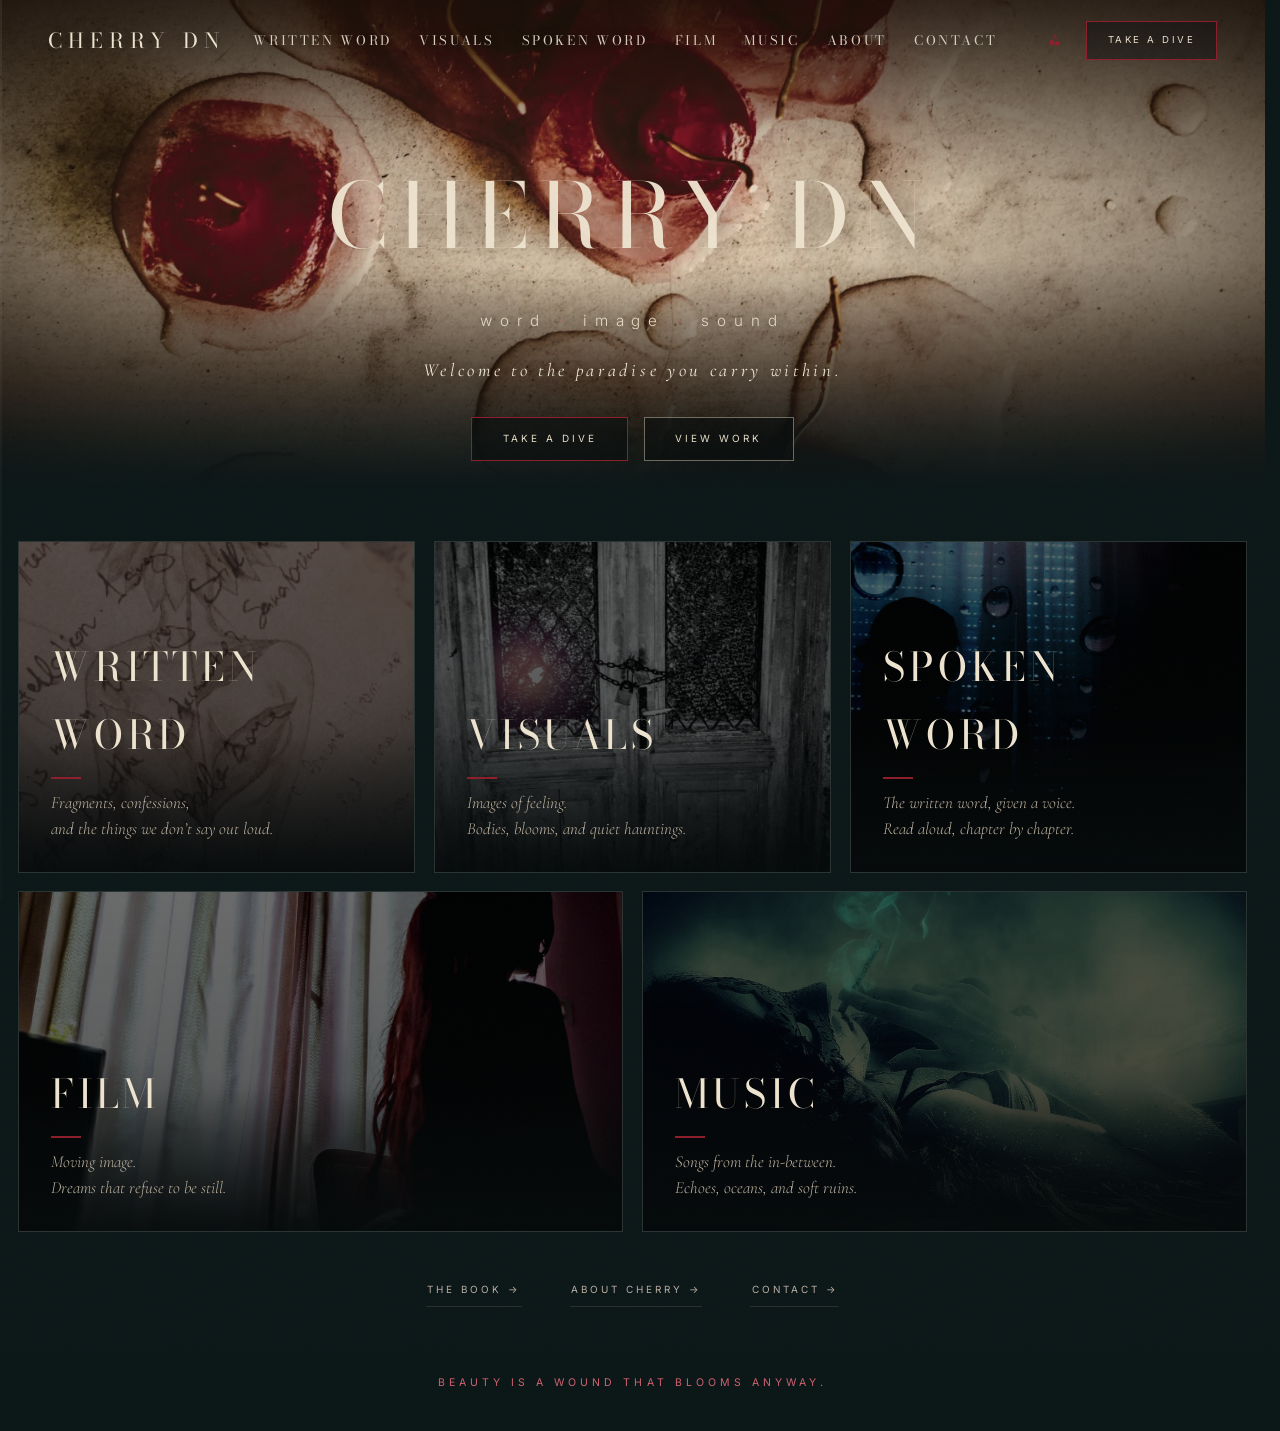
<file: index.html>
<!DOCTYPE html>
<html lang="en">
<head>
  <meta charset="UTF-8" />
  <meta name="viewport" content="width=device-width, initial-scale=1.0" />
  <title>Cherry DN · word · image · sound</title>
  <meta name="description" content="Cherry DN. Word, image, sound. Welcome to the paradise you carry within." />
  <link rel="icon" href="data:image/svg+xml,%3Csvg xmlns='http://www.w3.org/2000/svg' viewBox='0 0 100 100'%3E%3Ctext y='0.9em' font-size='90'%3E%F0%9F%8D%92%3C/text%3E%3C/svg%3E" />
  <link rel="preconnect" href="https://fonts.googleapis.com" />
  <link rel="preconnect" href="https://fonts.gstatic.com" crossorigin />
  <link href="https://fonts.googleapis.com/css2?family=Bodoni+Moda:opsz,wght@6..96,400;6..96,500&family=Inter:wght@300;400;500&family=Cormorant+Garamond:ital,wght@0,400;0,500;1,400;1,500&family=Great+Vibes&display=swap" rel="stylesheet" />
  <script>document.documentElement.classList.add("js");if(!("onpagereveal" in window))document.documentElement.classList.add("fade");/* her colours, before the first paint */try{var m=JSON.parse(localStorage.getItem("cherry.mood")||"null");if(m)for(var k in m){if(/^--[a-z0-9-]{1,40}$/.test(k)&&typeof m[k]=="string"&&!/[;{}]/.test(m[k]))document.documentElement.style.setProperty(k,m[k]);}}catch(e){}</script>
  <link rel="preload" as="image" href="assets/hero.webp" />
  <link rel="stylesheet" href="css/cherry.css?v=62" />
</head>
<body class="landing">

  <div class="gauge" aria-hidden="true"><i class="gauge__fill"></i></div>

  <header class="nav">
    <a class="nav__logo" href="index.html">CHERRY&nbsp;DN</a>
    <nav class="nav__links" aria-label="Primary">
      <a href="written-word.html">Written Word</a>
      <a href="visuals.html">Visuals</a>
      <a href="spoken-word.html">Spoken Word</a>
      <a href="film.html">Film</a>
      <a href="music.html">Music</a>
      <a href="about.html">About</a>
      <a href="contact.html">Contact</a>
    </nav>
    <span class="nav__cherry" aria-hidden="true"><svg viewBox="0 0 24 24"><path d="M12.6 2.2c-.3 2.8-1.7 5.2-3.9 7.1l.9 1c1.4-1.2 2.5-2.6 3.3-4.2.6 1.7 1.6 3.2 3 4.4l.9-1c-2-1.8-3.1-4.3-2.9-7.1l-1.3-.2z"/><circle cx="7.6" cy="15.6" r="4.4"/><circle cx="16.4" cy="16.6" r="3.7"/></svg></span>
    <a class="nav__cta" href="book.html">Take a Dive</a>
    <button class="nav__burger" id="burger" type="button" aria-label="Menu" aria-expanded="false"><span></span><span></span></button>
  </header>

  <div class="menu" id="menu">
    <a href="book.html">The Book</a>
    <a href="written-word.html">Written Word</a>
    <a href="visuals.html">Visuals</a>
    <a href="spoken-word.html">Spoken Word</a>
    <a href="film.html">Film</a>
    <a href="music.html">Music</a>
    <a href="about.html">About</a>
    <a href="contact.html">Contact</a>
  </div>

  <main>
    <section class="hero">
      <img data-cms-src="landing_hero_image" class="hero__img" src="assets/hero.webp" alt="" onerror="this.remove()" />
      <div class="hero__veil"></div>
      <div class="hero__body">
        <h1 class="hero__title">CHERRY&nbsp;DN</h1>
        <p data-cms="landing_roles" class="hero__roles">word <i>·</i> image <i>·</i> sound</p>
        <p data-cms="landing_welcome" class="hero__welcome">Welcome to the paradise you carry within.</p>
        <div class="hero__row">
          <a data-cms="landing_cta" class="btn-line btn-line--red" href="book.html">Take a Dive</a>
          <a data-cms="landing_cta2" class="btn-line" href="#work">View Work</a>
        </div>
      </div>
    </section>

    <section class="portals" id="work">
      <a class="portal portal--written-word" href="written-word.html" data-r>
        <div class="portal__fallback"></div>
        <img src="assets/portal-word.webp" alt="" loading="lazy" onerror="this.remove()" />
        <div class="portal__veil"></div>
        <div class="portal__text">
          <h2 class="portal__name">WRITTEN WORD</h2>
          <p class="portal__desc">Fragments, confessions,<br/>and the things we don&rsquo;t say out loud.</p>
        </div>
      </a>
      <a class="portal portal--visuals" href="visuals.html" data-r>
        <div class="portal__fallback"></div>
        <img src="assets/portal-visuals.webp" alt="" loading="lazy" onerror="this.remove()" />
        <div class="portal__veil"></div>
        <div class="portal__text">
          <h2 class="portal__name">VISUALS</h2>
          <p class="portal__desc">Images of feeling.<br/>Bodies, blooms, and quiet hauntings.</p>
        </div>
      </a>
      <a class="portal portal--spoken-word" href="spoken-word.html" data-r>
        <div class="portal__fallback"></div>
        <img src="assets/visuals/da/breathe-underwater.jpg" alt="" loading="lazy" onerror="this.remove()" />
        <div class="portal__veil"></div>
        <div class="portal__text">
          <h2 class="portal__name">SPOKEN WORD</h2>
          <p class="portal__desc">The written word, given a voice.<br/>Read aloud, chapter by chapter.</p>
        </div>
      </a>
      <a class="portal portal--film" href="film.html" data-r>
        <div class="portal__fallback"></div>
        <img src="assets/visuals/da/trying-to-transmit.jpg" alt="" loading="lazy" onerror="this.remove()" />
        <div class="portal__veil"></div>
        <div class="portal__text">
          <h2 class="portal__name">FILM</h2>
          <p class="portal__desc">Moving image.<br/>Dreams that refuse to be still.</p>
        </div>
      </a>
      <a class="portal portal--music" href="music.html" data-r>
        <div class="portal__fallback"></div>
        <img src="assets/portal-music.webp" alt="" loading="lazy" onerror="this.remove()" />
        <div class="portal__veil"></div>
        <div class="portal__text">
          <h2 class="portal__name">MUSIC</h2>
          <p class="portal__desc">Songs from the in-between.<br/>Echoes, oceans, and soft ruins.</p>
        </div>
      </a>
    </section>

    <div class="strip" data-r>
      <a href="book.html">The Book &rarr;</a>
      <a href="about.html">About Cherry &rarr;</a>
      <a href="contact.html">Contact &rarr;</a>
    </div>
  </main>

  <footer class="foot">
    <p class="foot__line" data-cms="site_foot_line">Beauty is a wound that blooms anyway.</p>
    <div class="foot__cherry"><svg viewBox="0 0 24 24" aria-hidden="true"><path d="M12.6 2.2c-.3 2.8-1.7 5.2-3.9 7.1l.9 1c1.4-1.2 2.5-2.6 3.3-4.2.6 1.7 1.6 3.2 3 4.4l.9-1c-2-1.8-3.1-4.3-2.9-7.1l-1.3-.2z"/><circle cx="7.6" cy="15.6" r="4.4"/><circle cx="16.4" cy="16.6" r="3.7"/></svg></div>
    <p class="foot__meta">© 2026 Cherry DN &nbsp;·&nbsp; <a href="mailto:cherrydn.contact@gmail.com">cherrydn.contact@gmail.com</a> &nbsp;·&nbsp; <a href="https://instagram.com/cherry.dn" rel="noopener">@cherry.dn</a></p>
  </footer>

  <script src="js/cherry-config.js?v=1"></script>

  <script src="js/cherry.js?v=37"></script>

  <script src="js/cherry-mood.js?v=1"></script>

  <script src="js/cherry-data.js?v=16"></script>
</body>
</html>
</file>
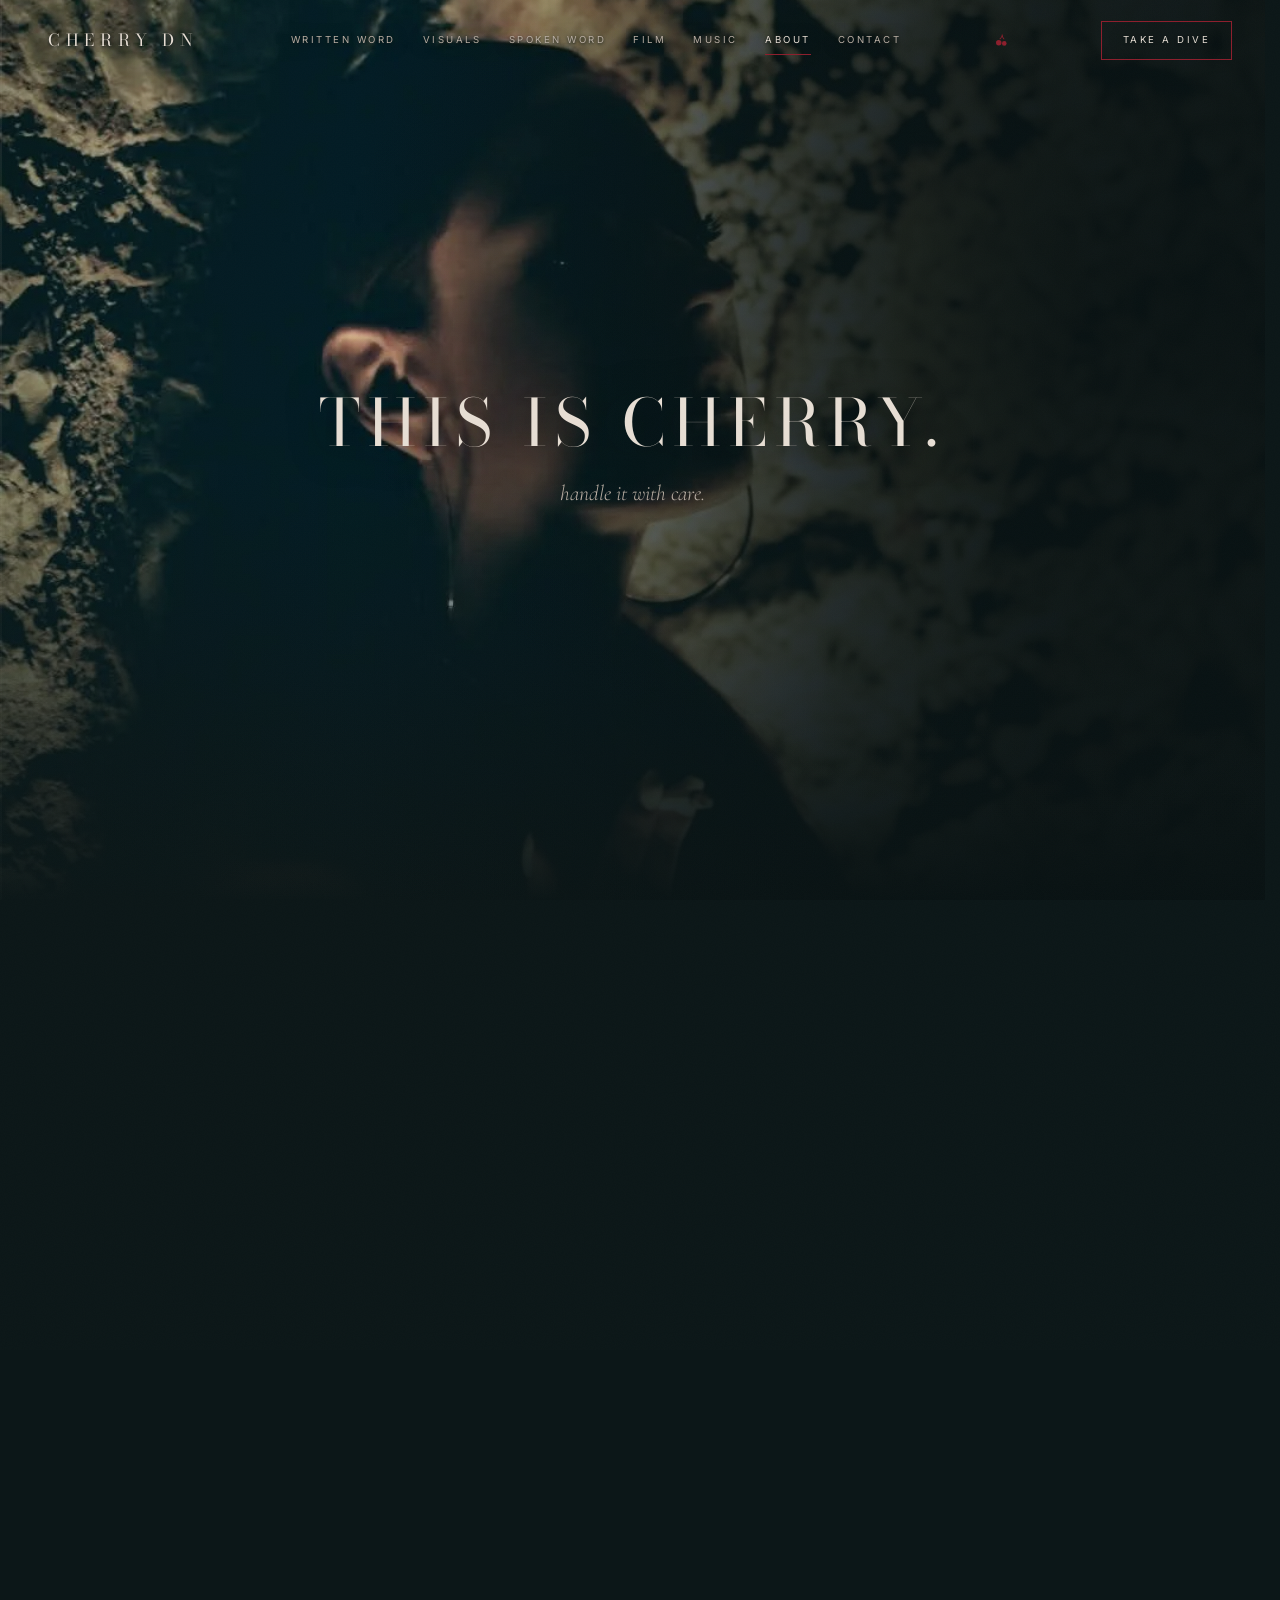
<file: about.html>
<!DOCTYPE html>
<html lang="en">
<head>
  <meta charset="UTF-8" />
  <meta name="viewport" content="width=device-width, initial-scale=1.0" />
  <title>About · Cherry DN</title>
  <meta name="description" content="Cherry DN. Word, image, sound. Welcome to the paradise you carry within." />
  <link rel="icon" href="data:image/svg+xml,%3Csvg xmlns='http://www.w3.org/2000/svg' viewBox='0 0 100 100'%3E%3Ctext y='0.9em' font-size='90'%3E%F0%9F%8D%92%3C/text%3E%3C/svg%3E" />
  <link rel="preconnect" href="https://fonts.googleapis.com" />
  <link rel="preconnect" href="https://fonts.gstatic.com" crossorigin />
  <link href="https://fonts.googleapis.com/css2?family=Bodoni+Moda:opsz,wght@6..96,400;6..96,500&family=Inter:wght@300;400;500&family=Cormorant+Garamond:ital,wght@0,400;0,500;1,400;1,500&family=Great+Vibes&display=swap" rel="stylesheet" />
  <script>document.documentElement.classList.add("js");if(!("onpagereveal" in window))document.documentElement.classList.add("fade");/* her colours, before the first paint */try{var m=JSON.parse(localStorage.getItem("cherry.mood")||"null");if(m)for(var k in m){if(/^--[a-z0-9-]{1,40}$/.test(k)&&typeof m[k]=="string"&&!/[;{}]/.test(m[k]))document.documentElement.style.setProperty(k,m[k]);}}catch(e){}</script>
  <link rel="stylesheet" href="css/cherry.css?v=62" />
</head>
<body class="stage-page">

  <div class="gauge" aria-hidden="true"><i class="gauge__fill"></i></div>

  <header class="nav">
    <a class="nav__logo" href="index.html">CHERRY&nbsp;DN</a>
    <nav class="nav__links" aria-label="Primary">
      <a href="written-word.html">Written Word</a>
      <a href="visuals.html">Visuals</a>
      <a href="spoken-word.html">Spoken Word</a>
      <a href="film.html">Film</a>
      <a href="music.html">Music</a>
      <a href="about.html">About</a>
      <a href="contact.html">Contact</a>
    </nav>
    <span class="nav__cherry" aria-hidden="true"><svg viewBox="0 0 24 24"><path d="M12.6 2.2c-.3 2.8-1.7 5.2-3.9 7.1l.9 1c1.4-1.2 2.5-2.6 3.3-4.2.6 1.7 1.6 3.2 3 4.4l.9-1c-2-1.8-3.1-4.3-2.9-7.1l-1.3-.2z"/><circle cx="7.6" cy="15.6" r="4.4"/><circle cx="16.4" cy="16.6" r="3.7"/></svg></span>
    <a class="nav__cta" href="book.html">Take a Dive</a>
    <button class="nav__burger" id="burger" type="button" aria-label="Menu" aria-expanded="false"><span></span><span></span></button>
  </header>

  <div class="menu" id="menu">
    <a href="book.html">The Book</a>
    <a href="written-word.html">Written Word</a>
    <a href="visuals.html">Visuals</a>
    <a href="spoken-word.html">Spoken Word</a>
    <a href="film.html">Film</a>
    <a href="music.html">Music</a>
    <a href="about.html">About</a>
    <a href="contact.html">Contact</a>
  </div>

  <main>

  <!-- One held frame. The portrait is the ground, her name starts in the
       middle of it and travels to the bottom left, and the archive rises
       slowly up the left side. Without scroll-driven animation none of the
       travel happens and this reads as an ordinary page: portrait, name,
       words. That is the resting design, and every keyframe starts there. -->
  <section class="herstage">
    <div class="herstage__pin">
      <div class="herstage__ground" aria-hidden="true">
        <img data-cms-src="about_portrait_image" src="assets/portrait.webp" alt="" onerror="this.remove()" />
        <i class="herstage__veil"></i>
      </div>

      <header class="herstage__crown">
        <p class="crown__num">06 &middot; about</p>
        <p data-cms="about_crown_tag" class="crown__tag">this is not a summary. it&rsquo;s a footnote.</p>
      </header>

      <div class="herstage__title">
        <h1 data-cms="about_display" class="herstage__name">THIS IS CHERRY.</h1>
        <p data-cms="about_sub" class="herstage__sub">handle it with care.</p>
      </div>

      <div class="herstage__read">
        <div class="herstage__lines">
          <p>This is Cherry DN. My work lives somewhere between memory and distortion,
          intimacy and distance, beauty and decay. I return often to the body, water,
          desire, identity and the strange ways we preserve what was never meant to stay.</p>
          <p>I am a voice, a collector of moments that cut too deep to forget.
          I make music for the things I can&rsquo;t say out loud.
          I create visuals for the versions of me that never got to live.</p>
          <p>My debut poetry collection, <em>The View From Above</em>, brings these worlds
          together: a body of work built from fragments, confession, memory and the things
          that survive beneath the surface.</p>
          <p data-cms="about_duality" class="about-duality">Cherry is the one who feels. DN is the one who watches.</p>
          <p>This is my archive.<br/>Handle it with care.</p>
          <p data-cms="about_signature" class="about-sig">Cherry DN</p>
        </div>
      </div>
    </div>
  </section>

  </main>


  <script src="js/cherry-config.js?v=1"></script>

  <script src="js/cherry.js?v=37"></script>

  <script src="js/cherry-mood.js?v=1"></script>

  <script src="js/cherry-data.js?v=16"></script>
</body>
</html>
</file>
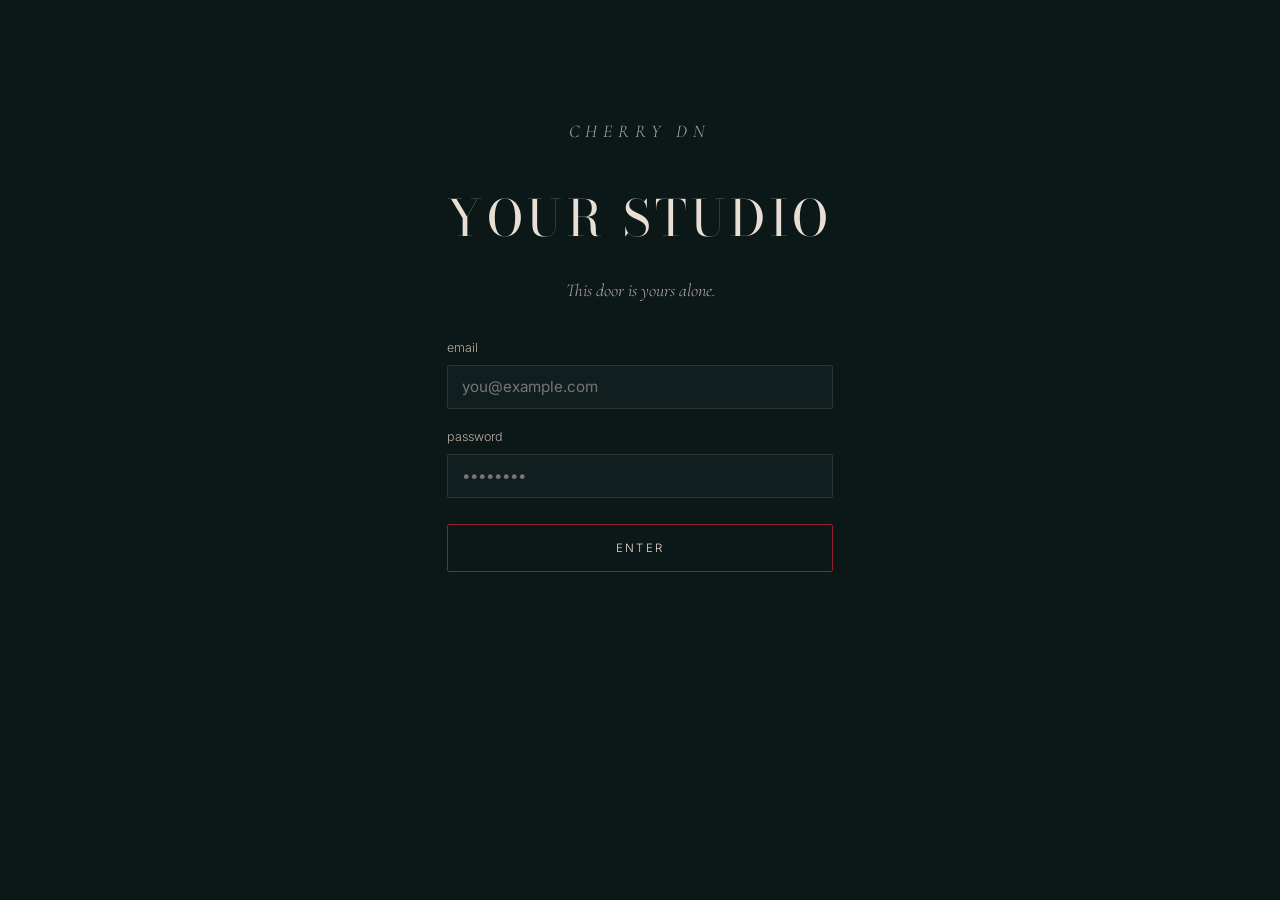
<file: admin.html>
<!DOCTYPE html>
<html lang="en">
<head>
  <meta charset="UTF-8" />
  <meta name="viewport" content="width=device-width, initial-scale=1.0, viewport-fit=cover" />
  <title>Your Studio · Cherry DN</title>
  <meta name="robots" content="noindex, nofollow" />
  <link rel="icon" href="data:image/svg+xml,%3Csvg xmlns='http://www.w3.org/2000/svg' viewBox='0 0 100 100'%3E%3Ctext y='0.9em' font-size='90'%3E%F0%9F%8D%92%3C/text%3E%3C/svg%3E" />
  <link rel="preconnect" href="https://fonts.googleapis.com" />
  <link rel="preconnect" href="https://fonts.gstatic.com" crossorigin />
  <link href="https://fonts.googleapis.com/css2?family=Bodoni+Moda:opsz,wght@6..96,400;6..96,500&family=Inter:wght@300;400;500&family=Cormorant+Garamond:ital,wght@0,400;1,400&display=swap" rel="stylesheet" />
  <style>
    :root {
      --bg:#0C1718; --bg2:#111E20; --panel:#0e1a1c;
      --red:#8E1F2D; --red-t:#C05263; --red-d:#B03846;
      --ink:#E7DED4; --muted:#B9AEA3; --line:rgba(185,174,163,.16);
      --display:"Bodoni Moda",Didot,serif;
      --ui:Inter,system-ui,-apple-system,sans-serif;
      --poetic:"Cormorant Garamond",Georgia,serif;
      --top:58px;
    }
    * { box-sizing:border-box; margin:0; padding:0; }
    body { background:var(--bg); color:var(--ink); font-family:var(--ui); font-weight:300;
      line-height:1.6; -webkit-font-smoothing:antialiased; overflow:hidden; }
    a { color:inherit; text-decoration:none; }
    ::selection { background:var(--red); color:var(--ink); }
    :focus-visible { outline:1px solid var(--red-t); outline-offset:2px; }
    button { font:inherit; cursor:pointer; }

    /* ---------- the door ---------- */
    .gate { max-width:430px; margin:13vh auto; text-align:center; padding:0 1.4rem; }
    .gate__mark { font-family:var(--display); letter-spacing:.34em; font-size:.72rem; color:var(--red-t); }
    .gate h1 { font-family:var(--display); font-weight:400; font-size:clamp(2.1rem,7vw,3.1rem);
      letter-spacing:.09em; margin:1.1rem 0; }
    .gate > p { font-family:var(--poetic); font-style:italic; color:var(--muted); font-size:1.12rem; margin-bottom:2.1rem; }
    #gateMsg { min-height:1.5em; margin-top:1.2rem; font-family:var(--poetic); font-style:italic; color:var(--red-t); }

    input[type=text], input[type=email], input[type=password], textarea, select {
      width:100%; background:var(--bg2); color:var(--ink); border:1px solid var(--line);
      padding:.72rem .85rem; font-family:var(--ui); font-size:.95rem; border-radius:2px; }
    textarea { font-family:var(--poetic); font-size:1.05rem; line-height:1.6; resize:vertical; }
    input:focus, textarea:focus, select:focus { border-color:var(--red-t); outline:none; }
    .lit { animation:lit 1.2s ease; }
    @keyframes lit { 0%,100% { box-shadow:none; } 25% { box-shadow:0 0 0 2px var(--red-t); } }

    /* ---------- studio shell ---------- */
    .bar { position:fixed; inset:0 0 auto 0; height:var(--top); z-index:30; display:flex;
      align-items:center; gap:.8rem; padding:0 1rem;
      background:color-mix(in srgb,var(--bg) 94%,transparent); backdrop-filter:blur(12px);
      border-bottom:1px solid var(--line); }
    .bar__mark { font-family:var(--display); letter-spacing:.26em; font-size:.82rem; white-space:nowrap; }
    .bar__sp { flex:1; }
    .status { font-family:var(--poetic); font-style:italic; color:var(--muted); font-size:1rem;
      display:flex; align-items:center; gap:.6rem; }
    .status--ok { color:var(--red-t); }
    .status--bad { color:#E0864F; }
    .undo, .ghost { background:none; border:1px solid var(--line); color:var(--muted);
      font-family:var(--ui); font-size:.62rem; letter-spacing:.16em; text-transform:uppercase;
      padding:.5rem .8rem; min-height:36px; border-radius:2px; }
    .undo:hover, .ghost:hover { border-color:var(--red-t); color:var(--red-t); }

    .wrap { position:fixed; inset:var(--top) 0 0 0; display:grid; grid-template-columns:minmax(380px,42%) 1fr; }

    #pages { position:absolute; z-index:20; top:0; left:0; width:250px; height:100%;
      background:var(--bg); border-right:1px solid var(--line); padding:1rem .7rem; overflow-y:auto;
      transform:translateX(-101%); transition:transform .32s cubic-bezier(.16,1,.3,1); }
    body.show-pages #pages { transform:none; }
    #pages button { display:block; width:100%; text-align:left; background:none; border:0;
      color:var(--muted); padding:.66rem .8rem; font-size:.9rem; border-left:2px solid transparent; }
    #pages button:hover { color:var(--ink); background:rgba(255,255,255,.03); }
    #pages button.on { color:var(--ink); border-left-color:var(--red); background:rgba(142,31,45,.09); }

    #shelf { overflow-y:auto; padding:1.6rem 1.4rem 6rem; border-right:1px solid var(--line); }
    .shelf__head { margin-bottom:1.6rem; }
    .shelf__head h2 { font-family:var(--display); font-weight:400; font-size:1.9rem; letter-spacing:.05em; }
    .shelf__head p { font-family:var(--poetic); font-style:italic; color:var(--muted); }

    .block { margin-bottom:2rem; }
    .block__name { font-family:var(--display); font-weight:400; font-size:1.15rem; letter-spacing:.14em;
      text-transform:uppercase; padding-bottom:.5rem; margin-bottom:1rem; border-bottom:1px solid var(--line);
      display:flex; align-items:baseline; gap:.7rem; flex-wrap:wrap; }
    .block__name em { font-style:normal; font-family:var(--ui); font-size:.6rem; letter-spacing:.14em;
      color:var(--muted); text-transform:none; }
    .none { font-family:var(--poetic); font-style:italic; color:var(--muted); padding:.3rem 0 .9rem; }

    .fld { display:grid; gap:.4rem; margin-bottom:1.15rem; }
    .lab { font-size:.78rem; color:var(--muted); display:flex; gap:.55rem; align-items:baseline; flex-wrap:wrap; }
    .hint { font-family:var(--poetic); font-style:italic; font-size:.92rem; color:rgba(185,174,163,.62); }

    .mediabox { position:relative; display:grid; place-items:center; min-height:120px;
      border:1px dashed var(--line); background:#0a1112; border-radius:2px; overflow:hidden; cursor:pointer; }
    .mediabox.has { border-style:solid; }
    .mediabox img { width:100%; height:170px; object-fit:cover; display:block; }
    .mediabox__none { font-size:.8rem; color:var(--muted); }
    .mediabox__do { position:absolute; bottom:0; left:0; right:0; text-align:center;
      background:rgba(12,23,24,.86); padding:.5rem; font-size:.7rem; letter-spacing:.1em; color:var(--ink); }
    .mediabox:hover { border-color:var(--red-t); }
    .mediabox--film { min-height:96px; }
    .mediabox--film .mediabox__none { font-family:var(--display); letter-spacing:.08em; font-size:.95rem; color:var(--ink); }
    .linkbox { font-size:.88rem; }

    /* groups she names herself */
    .gname { flex:1; min-width:9rem; max-width:22rem; background:none; border:0; border-bottom:1px solid transparent;
      color:var(--ink); font-family:var(--display); font-size:1.15rem; letter-spacing:.14em;
      text-transform:uppercase; padding:.1rem 0; }
    .gname:hover { border-bottom-color:var(--line); }
    .gname:focus { border-bottom-color:var(--red-t); outline:none; }
    .gmove { display:flex; gap:.4rem; flex-wrap:wrap; margin-left:auto; }
    .pics { display:grid; grid-template-columns:repeat(auto-fill,minmax(72px,1fr)); gap:.5rem; margin:.4rem 0 0; }
    .pic { aspect-ratio:1; border:1px solid var(--line,#2a3a3c); border-radius:6px; cursor:pointer;
           background-size:cover; background-position:center; }
    .pic:hover { outline:2px solid var(--red-t,#CE6270); outline-offset:1px; }
    .dropper { margin-top:1.1rem; }
    .dropper__stage { border:1px solid var(--line,#2a3a3c); border-radius:8px; overflow:hidden;
                      display:inline-block; max-width:100%; }
    #dropCv { display:block; max-width:100%; height:auto; cursor:crosshair; }
    .stone { width:24px; height:24px; border-radius:50%; border:1px solid rgba(255,255,255,.25);
             cursor:pointer; margin-left:.35rem; vertical-align:middle; }
    .stone:hover { transform:scale(1.15); }
    .took { display:flex; align-items:center; gap:.8rem; margin-top:1rem; }
    .took__chip { width:44px; height:44px; border-radius:8px; flex:none;
                  border:1px solid rgba(255,255,255,.2); }
    .took .qr__lead { margin:0; }
    .took__ways { display:grid; grid-template-columns:1fr 1fr; gap:.7rem; margin-top:.6rem; }
    .took__ways .add { width:100%; margin:0; display:block; text-align:left; line-height:1.4; }
    .took__ways em { display:block; font-style:italic; font-size:.76rem; opacity:.75; margin-top:.2rem; }
    .axis { margin:0 0 1.5rem; }
    .axis .lab { display:block; margin-bottom:.45rem; }
    .axis__slide { width:100%; -webkit-appearance:none; appearance:none; height:3px;
                   border-radius:3px; background:var(--line,#2a3a3c); outline:none; }
    .axis__slide::-webkit-slider-thumb { -webkit-appearance:none; width:20px; height:20px;
                   border-radius:50%; background:var(--ink,#E7DED4); cursor:grab;
                   box-shadow:0 2px 10px rgba(0,0,0,.5); }
    .axis__slide::-moz-range-thumb { width:20px; height:20px; border:0; border-radius:50%;
                   background:var(--ink,#E7DED4); cursor:grab; }
    .axis__ends { display:flex; justify-content:space-between; margin-top:.4rem; gap:1rem; }
    .axis__ends i { font-style:normal; font-size:.74rem; color:var(--muted); opacity:.85; }
    .axis__grp { margin:1.6rem 0 1rem; letter-spacing:.14em; font-size:.76rem; }
    .axis__grp em { font-style:italic; letter-spacing:0; text-transform:none;
                    color:var(--muted); font-size:.82rem; margin-left:.5rem; }
    .moods { display:grid; grid-template-columns:repeat(auto-fit,minmax(88px,1fr)); gap:.6rem; }
    .mood { position:relative; aspect-ratio:1; border:1px solid; border-radius:8px;
            cursor:pointer; overflow:hidden; display:flex; align-items:flex-end;
            justify-content:center; padding:.5rem; }
    .mood:hover { filter:brightness(1.18); }
    .mood__fire { position:absolute; top:26%; left:50%; width:34%; height:34%;
                  transform:translateX(-50%); border-radius:50%; filter:blur(7px); opacity:.95; }
    .mood__ink { position:relative; font-size:.66rem; letter-spacing:.14em;
                 text-transform:uppercase; }
    .sizes { position:absolute; z-index:6; top:0; left:0; right:0; display:flex; gap:.3rem;
             align-items:center; padding:.5rem .7rem; background:rgba(10,18,19,.86);
             backdrop-filter:blur(6px); border-bottom:1px solid var(--line,#2a3a3c); }
    .sizes button { background:transparent; border:1px solid transparent; color:var(--muted);
                    font:inherit; font-size:.72rem; letter-spacing:.06em; padding:.3rem .6rem;
                    border-radius:5px; cursor:pointer; white-space:nowrap; }
    .sizes button:hover { color:var(--ink); border-color:var(--line,#2a3a3c); }
    .sizes button.on { color:var(--ink); border-color:var(--red,#8E1F2D); background:rgba(142,31,45,.18); }
    .sizes__now { margin-left:auto; font-size:.7rem; color:var(--muted); opacity:.75; white-space:nowrap; }
    .glass__pane { position:absolute; inset:2.4rem 0 0 0; display:flex;
                   align-items:flex-start; justify-content:center; overflow:auto; background:#000; }
    #frame { width:100%; height:100%; border:0; display:block; background:var(--bg);
             transform-origin:top center; }
    .glass__pane.is-sized #frame { flex:none; box-shadow:0 0 0 1px var(--line,#2a3a3c), 0 18px 60px rgba(0,0,0,.6); }
    .waiting { font-size:.8rem; color:#E0B24C; white-space:nowrap; }
    .live { background:var(--red,#8E1F2D); color:#fff; border:0; border-radius:6px;
            padding:.5rem 1rem; font:inherit; font-size:.85rem; cursor:pointer; white-space:nowrap; }
    .live:hover { filter:brightness(1.12); }
    .live[disabled] { opacity:.6; cursor:default; }
    body.has-draft .bar { box-shadow:inset 0 -2px 0 #E0B24C; }
    .pending { border-bottom:1px solid var(--line,#2a3a3c); background:var(--bg2,#111E20);
               padding:1.1rem 1.4rem; max-height:44svh; overflow:auto; }
    .pending__name { font-size:1rem; margin:0 0 .2rem; }
    .pending__lead { color:var(--muted); font-size:.85rem; margin:0 0 .9rem; }
    .pending__list { list-style:none; margin:0 0 1rem; padding:0; }
    .pending__list li { display:flex; align-items:center; justify-content:space-between;
                        gap:1rem; padding:.45rem 0; border-top:1px solid var(--line,#2a3a3c); }
    .pending__what { font-size:.88rem; }
    .pending__what b { font-weight:500; }
    .pending__feet { display:flex; gap:.8rem; align-items:center; flex-wrap:wrap; }
    .pending__feet .add { width:auto; margin:0; }
    .firstbook { border-left:2px solid #E0B24C; padding:.2rem 0 .2rem .9rem; margin-top:1rem; }
    .firstbook .add { width:auto; margin:.3rem 0 .5rem; }
    .qr__quiet { font-size:.78rem; opacity:.7; margin:0; }
    .qr__none { color:#E0B24C; border-left:2px solid #E0B24C; padding-left:.8rem; }
    .qr__lead { color:var(--muted); margin:.2rem 0 1rem; line-height:1.55; }
    .qr { display:flex; gap:1.4rem; align-items:flex-start; flex-wrap:wrap; margin-top:1rem; }
    .qr__paper { flex:none; width:214px; height:214px; background:#fff; border-radius:6px;
                 padding:0; overflow:hidden; box-shadow:0 6px 24px rgba(0,0,0,.35); }
    .qr__paper svg { display:block; width:100%; height:100%; }
    .qr__side { flex:1; min-width:11.5rem; }
    .qr--book { margin:.2rem 0 1.1rem; padding:1rem; border:1px solid var(--line, #2a3a3c); border-radius:8px; }
    .qr__addr { font-size:.78rem; color:var(--muted); word-break:break-all; margin:0 0 .6rem; opacity:.9; }
    .qr__note { color:var(--muted); font-size:.86rem; line-height:1.5; margin:0 0 .9rem; }
    .qr__note--bad { color:#E38C97; }
    .qr__side .add { width:100%; margin-top:.5rem; }
    .qr__test { color:var(--muted); font-size:.82rem; line-height:1.5; margin:.9rem 0 0; opacity:.85; }
    .gnew { display:flex; gap:.6rem; align-items:stretch; flex-wrap:wrap; }
    .gnew input { flex:1; min-width:12rem; }
    .gnew .add { width:auto; margin-top:0; white-space:nowrap; }

    .pills, .rooms { display:flex; gap:.5rem; flex-wrap:wrap; }
    .pill, .room { background:none; border:1px solid var(--line); color:var(--muted);
      padding:.6rem .95rem; min-height:44px; border-radius:2px; font-size:.85rem; text-align:left; }
    .pill.on, .room.on { border-color:var(--red); color:var(--ink); background:rgba(142,31,45,.12); }
    .room { display:grid; gap:.1rem; }
    .room strong { font-family:var(--display); font-weight:400; font-size:.95rem; letter-spacing:.08em; }
    .room span { font-family:var(--poetic); font-style:italic; font-size:.85rem; }

    .card { border:1px solid var(--line); background:var(--panel); border-radius:2px; margin-bottom:.55rem; }
    .card.open { border-color:var(--red); }
    .card--flat { display:flex; align-items:center; gap:.8rem; padding:.7rem .8rem; }
    .card__top { width:100%; display:flex; align-items:center; gap:.8rem; background:none; border:0;
      color:var(--ink); padding:.62rem .75rem; min-height:56px; text-align:left; }
    .card__thumb { width:44px; height:44px; flex:none; background:#0a1112; border:1px solid var(--line);
      display:grid; place-items:center; overflow:hidden; }
    .card__thumb img { width:100%; height:100%; object-fit:cover; }
    .card__thumb span { font-size:.5rem; color:var(--muted); }
    .card__name { flex:1; font-family:var(--display); font-weight:400; font-size:1.02rem;
      overflow:hidden; text-overflow:ellipsis; white-space:nowrap; }
    .card__hid { font-size:.58rem; letter-spacing:.16em; text-transform:uppercase; color:var(--red-t);
      border:1px solid var(--line); padding:.2rem .45rem; border-radius:2px; }
    .card__chev { color:var(--muted); }
    .card.open .card__chev { transform:rotate(90deg); }
    .card__body { padding:.2rem .85rem 1rem; border-top:1px solid var(--line); }
    .card__foot { display:flex; align-items:center; gap:.8rem; flex-wrap:wrap; padding-top:.4rem; }
    .card__move { display:flex; gap:.4rem; margin-left:auto; }
    .card__danger { margin-top:1rem; padding-top:.9rem; border-top:1px solid var(--line); }

    .onoff { display:inline-flex; align-items:center; gap:.5rem; cursor:pointer; font-size:.82rem; color:var(--muted); }
    .onoff input { accent-color:var(--red); width:17px; height:17px; }
    .mini { background:none; border:1px solid var(--line); color:var(--muted); padding:.55rem .8rem;
      min-height:44px; font-size:.72rem; border-radius:2px; }
    .mini:hover { border-color:var(--red-t); color:var(--red-t); }
    .mini--red { color:var(--red-d); border-color:rgba(176,56,70,.4); }
    .mini--red:hover { background:rgba(176,56,70,.12); color:var(--red-d); }

    .add { width:100%; background:none; border:1px solid var(--red); color:var(--ink);
      padding:.8rem; min-height:48px; border-radius:2px; font-size:.72rem; letter-spacing:.18em;
      text-transform:uppercase; margin-top:.5rem; }
    .add:hover { background:var(--red); }
    .drop { margin-top:.6rem; border:1px dashed var(--line); padding:1.1rem; text-align:center;
      font-family:var(--poetic); font-style:italic; color:var(--muted); border-radius:2px; }
    .drop.over { border-color:var(--red); background:rgba(142,31,45,.08); }

    /* ---------- the living page ---------- */
    .glass { position:relative; background:#000; }
    /* it says its piece, then gets out of the way of her page */
    .glass__hint { position:absolute; z-index:5; bottom:1rem; left:50%; transform:translateX(-50%);
      background:rgba(12,23,24,.9); border:1px solid var(--line); color:var(--muted);
      font-family:var(--poetic); font-style:italic; font-size:.9rem; padding:.35rem .9rem; border-radius:2px;
      pointer-events:none; opacity:0; animation:hint 7s ease forwards; transition:opacity .3s ease; }
    .glass:hover .glass__hint { opacity:1; }
    @keyframes hint { 0%,80% { opacity:1; } 100% { opacity:0; } }

    /* wide enough to keep every page in sight: no hunting for a button */
    @media (min-width:1200px) {
      .wrap { grid-template-columns:225px minmax(340px,34%) 1fr; }
      #pages { position:relative; transform:none; width:auto; height:auto; }
      #pagesBtn { display:none; }
    }

    @media (max-width:900px) {
      .wrap { grid-template-columns:1fr; }
      #shelf { border-right:0; }
      .glass { position:fixed; inset:var(--top) 0 0 0; transform:translateX(101%);
        transition:transform .32s cubic-bezier(.16,1,.3,1); z-index:15; }
      body.show-frame .glass { transform:none; }
      #seeBtn { display:inline-flex; }
    }
    @media (min-width:901px) { #seeBtn { display:none; } }
    @media (prefers-reduced-motion:reduce) { * { transition:none !important; animation:none !important; } }
  </style>
</head>
<body>

  <!-- the door -->
  <section class="gate" id="gate" hidden>
    <p class="gate__mark">CHERRY&nbsp;DN</p>
    <h1>YOUR STUDIO</h1>
    <p>This door is yours alone.</p>
    <form id="gateForm">
      <label class="fld"><span class="lab">email</span>
        <input id="email" type="email" autocomplete="username" placeholder="you@example.com" required />
      </label>
      <label class="fld"><span class="lab">password</span>
        <input id="password" type="password" autocomplete="current-password" placeholder="••••••••" required />
      </label>
      <div><button class="add" id="gateBtn" type="submit">enter</button></div>
    </form>
    <p id="gateMsg"></p>
  </section>

  <!-- the studio -->
  <div id="studio" hidden>
    <header class="bar">
      <button class="ghost" id="pagesBtn" type="button">Pages</button>
      <span class="bar__mark">CHERRY&nbsp;DN</span>
      <span class="bar__sp"></span>
      <p class="status" id="status">All saved</p>
      <span class="waiting" id="waiting"></span>
      <button class="ghost" id="pendingBtn" type="button" hidden>What is waiting</button>
      <button class="live" id="liveBtn" type="button" hidden>Make it live</button>
      <button class="ghost" id="seeBtn" type="button">See it</button>
      <a class="ghost" href="index.html" target="_blank" rel="noopener">My live site</a>
      <button class="ghost" id="signout" type="button">Sign out</button>
    </header>

    <section class="pending" id="pending" hidden></section>

    <div class="wrap">
      <nav id="pages" aria-label="Pages"></nav>
      <main id="shelf"></main>
      <!-- never re-parent or re-src this frame: it would lose her place -->
      <div class="glass">
        <div class="sizes" id="sizes">
          <button type="button" data-size="fill" class="on">This window</button>
          <button type="button" data-size="1680">Big screen</button>
          <button type="button" data-size="1280">Laptop</button>
          <button type="button" data-size="820">Tablet</button>
          <button type="button" data-size="390">Phone</button>
          <span class="sizes__now" id="sizesNow"></span>
        </div>
        <p class="glass__hint">Your page, live. Tap anything to edit it.</p>
        <!-- never re-parent or re-src this frame: it would lose her place. Only
             its width, its height and its scale ever change, which re-lays the
             page out exactly as a real screen of that size would, without
             reloading it. -->
        <div class="glass__pane" id="pane">
          <iframe id="frame" title="Your page, live" src="index.html"></iframe>
        </div>
      </div>
    </div>
  </div>

  <input id="picker" type="file" hidden />

  <script src="js/cherry-config.js?v=2"></script>
  <script src="js/cherry-mood.js?v=1"></script>
  <script src="js/cherry-solve.js?v=2"></script>
  <script src="js/cherry-qr.js?v=1"></script>
  <script src="js/cherry-schema.js?v=10"></script>
  <script src="js/cherry-admin.js?v=23"></script>
</body>
</html>
</file>
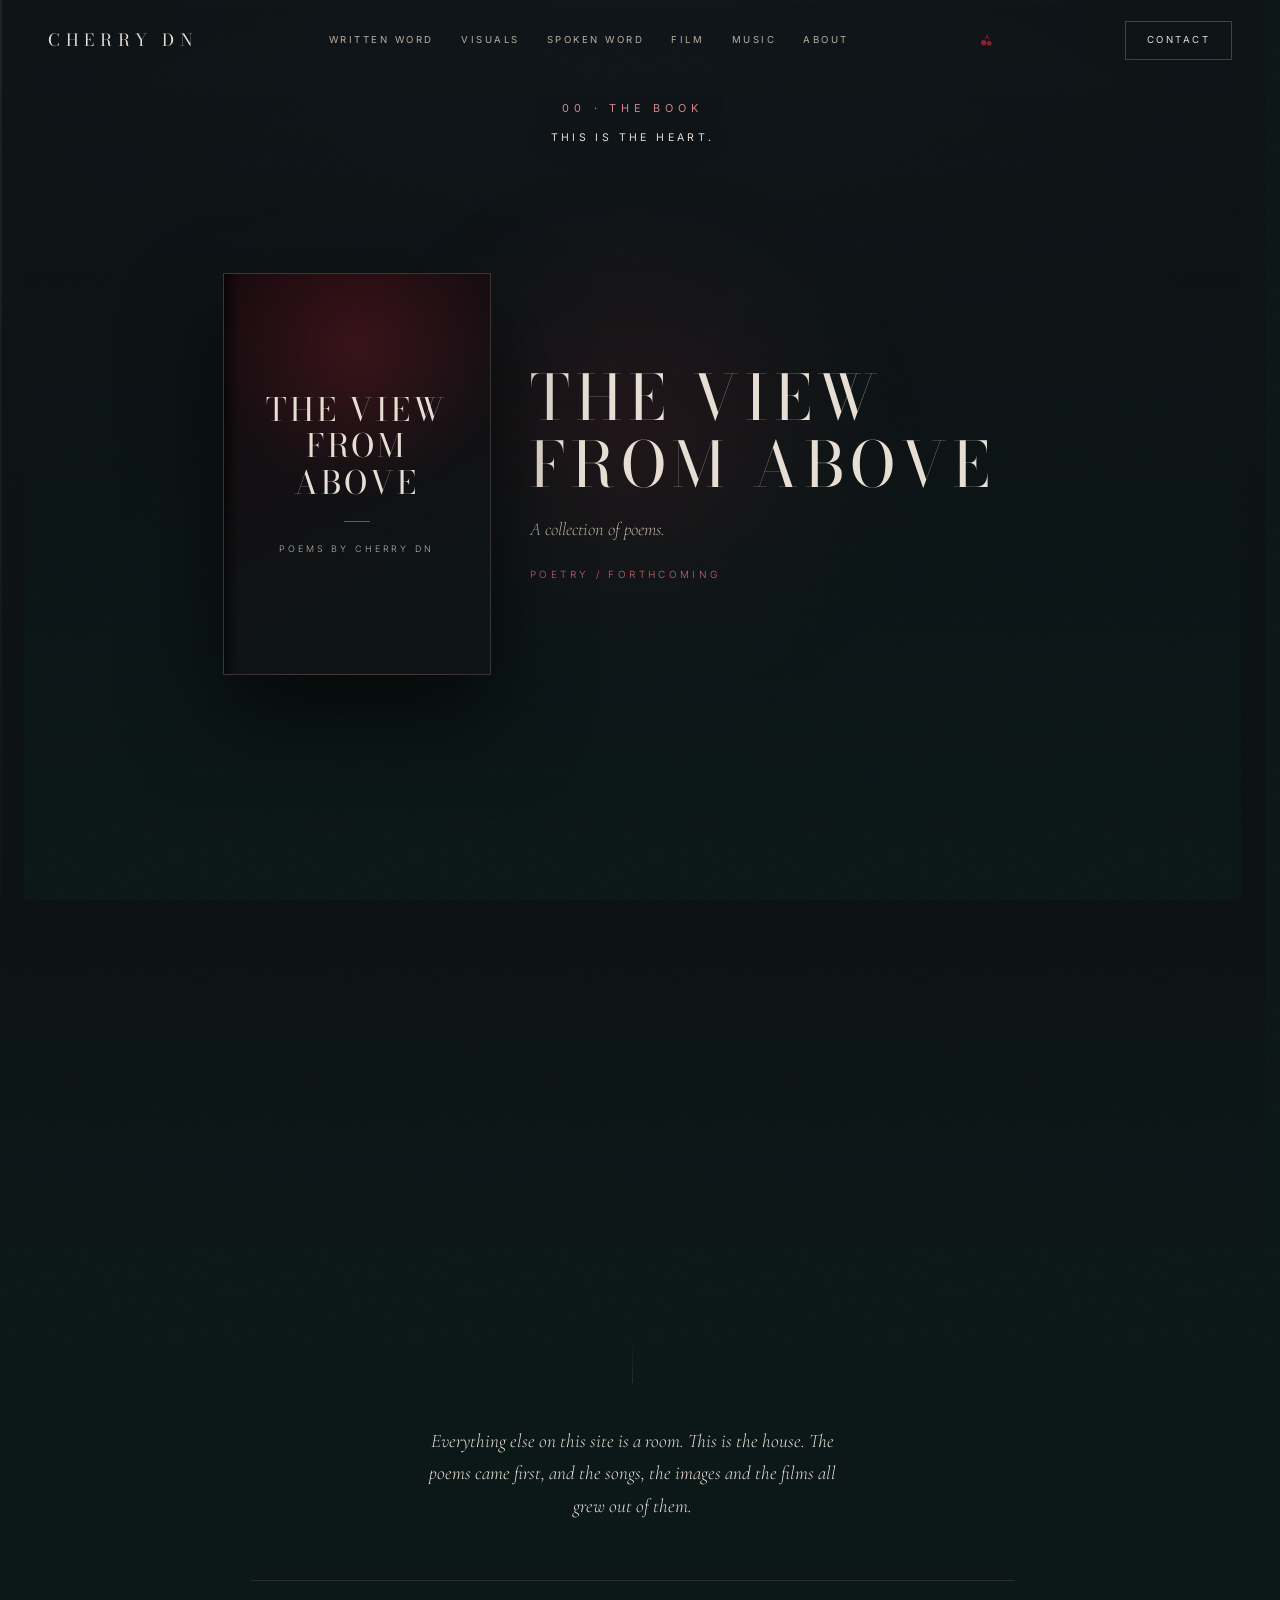
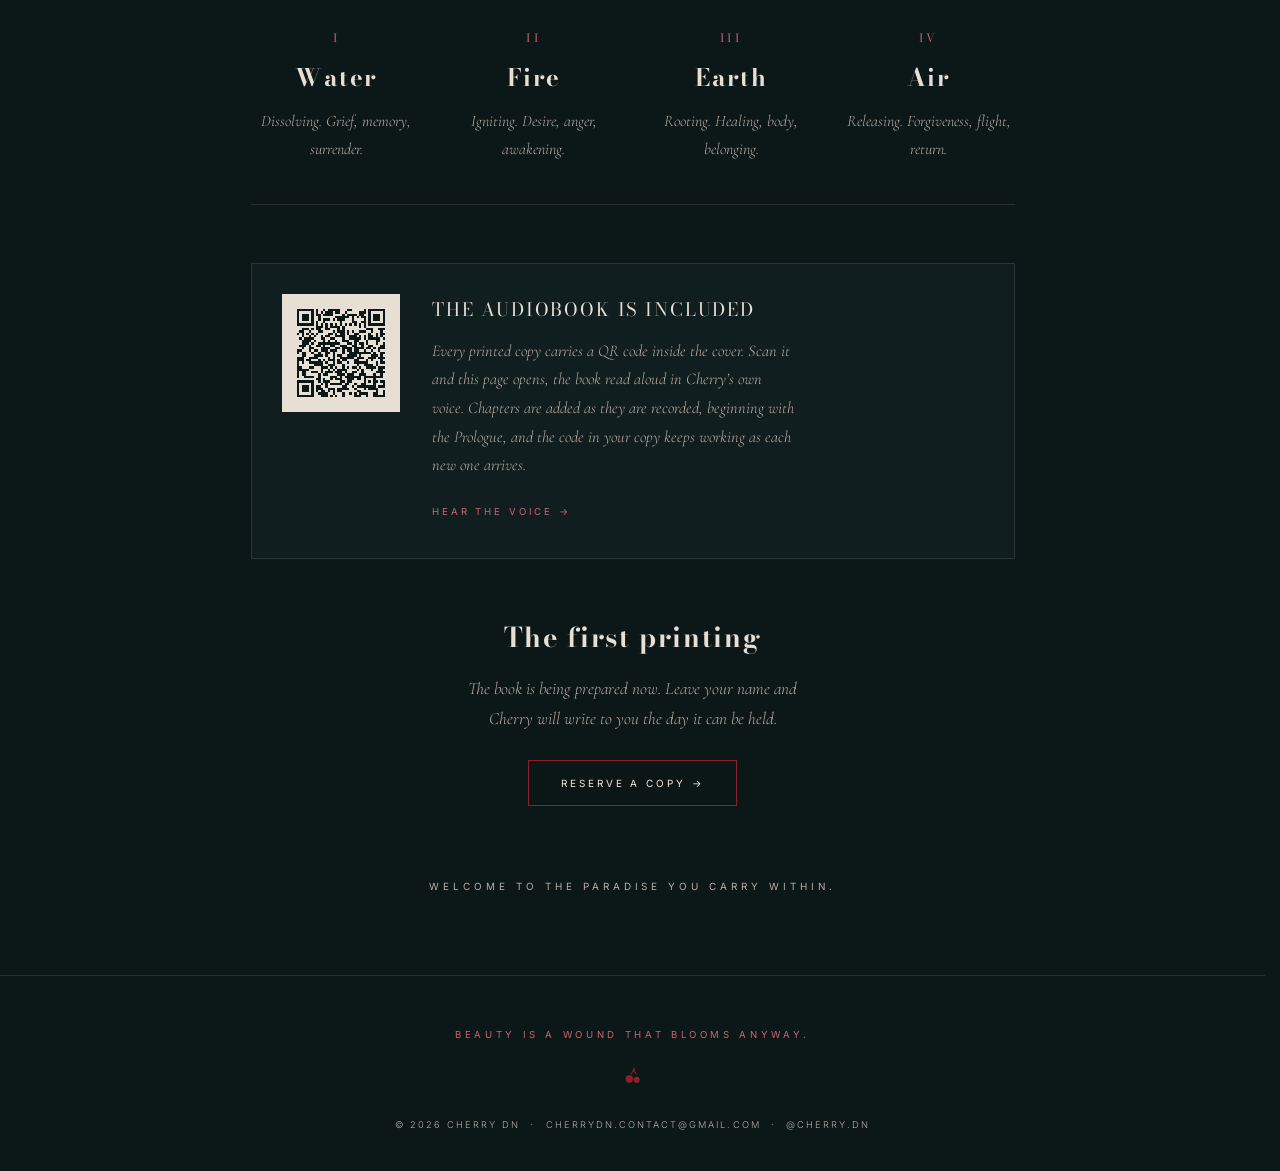
<file: book.html>
<!DOCTYPE html>
<html lang="en">
<head>
  <meta charset="UTF-8" />
  <meta name="viewport" content="width=device-width, initial-scale=1.0" />
  <title>The Book · Cherry DN</title>
  <meta name="description" content="The View From Above, a collection of poems by Cherry DN." />
  <link rel="icon" href="data:image/svg+xml,%3Csvg xmlns='http://www.w3.org/2000/svg' viewBox='0 0 100 100'%3E%3Ctext y='0.9em' font-size='90'%3E%F0%9F%8D%92%3C/text%3E%3C/svg%3E" />
  <link rel="preconnect" href="https://fonts.googleapis.com" />
  <link rel="preconnect" href="https://fonts.gstatic.com" crossorigin />
  <link href="https://fonts.googleapis.com/css2?family=Bodoni+Moda:opsz,wght@6..96,400;6..96,500&family=Inter:wght@300;400;500&family=Cormorant+Garamond:ital,wght@0,400;0,500;1,400;1,500&family=Great+Vibes&display=swap" rel="stylesheet" />
  <script>document.documentElement.classList.add("js");if(!("onpagereveal" in window))document.documentElement.classList.add("fade");/* her colours, before the first paint */try{var m=JSON.parse(localStorage.getItem("cherry.mood")||"null");if(m)for(var k in m){if(/^--[a-z0-9-]{1,40}$/.test(k)&&typeof m[k]=="string"&&!/[;{}]/.test(m[k]))document.documentElement.style.setProperty(k,m[k]);}}catch(e){}</script>
  <link rel="stylesheet" href="css/cherry.css?v=62" />
</head>
<body class="stage-page">

  <div class="gauge" aria-hidden="true"><i class="gauge__fill"></i></div>

  <header class="nav">
    <a class="nav__logo" href="index.html">CHERRY&nbsp;DN</a>
    <nav class="nav__links" aria-label="Primary">
      <a href="written-word.html">Written Word</a>
      <a href="visuals.html">Visuals</a>
      <a href="spoken-word.html">Spoken Word</a>
      <a href="film.html">Film</a>
      <a href="music.html">Music</a>
      <a href="about.html">About</a>
    </nav>
    <span class="nav__cherry" aria-hidden="true"><svg viewBox="0 0 24 24"><path d="M12.6 2.2c-.3 2.8-1.7 5.2-3.9 7.1l.9 1c1.4-1.2 2.5-2.6 3.3-4.2.6 1.7 1.6 3.2 3 4.4l.9-1c-2-1.8-3.1-4.3-2.9-7.1l-1.3-.2z"/><circle cx="7.6" cy="15.6" r="4.4"/><circle cx="16.4" cy="16.6" r="3.7"/></svg></span>
    <a class="nav__cta" href="contact.html">Contact</a>
    <button class="nav__burger" id="burger" type="button" aria-label="Menu" aria-expanded="false"><span></span><span></span></button>
  </header>

  <div class="menu" id="menu">
    <a href="book.html">The Book</a>
    <a href="written-word.html">Written Word</a>
    <a href="visuals.html">Visuals</a>
    <a href="spoken-word.html">Spoken Word</a>
    <a href="film.html">Film</a>
    <a href="music.html">Music</a>
    <a href="about.html">About</a>
    <a href="contact.html">Contact</a>
  </div>

  <main>

  <section class="astage astage--book">
      <header class="dstage__crown">
        <p class="crown__num">00 &middot; the book</p>
        <p data-cms="book_crown_tag" class="crown__tag">this is the heart.</p>
      </header>
      <div class="astage__body bookhero">
        <div class="bookobj" data-r>
          <!-- stays out of the way until she gives the cover a photograph -->
          <img data-cms-src="book_cover_image" alt="The View From Above, poems by Cherry DN" onerror="this.remove()" />
          <div class="bookobj__face">
            <p data-cms="book_cover_title" class="bookobj__title">THE VIEW<br/>FROM ABOVE</p>
            <span class="bookobj__rule" aria-hidden="true"></span>
            <p data-cms="book_cover_by" class="bookobj__by">poems by Cherry DN</p>
          </div>
        </div>
        <div>
          <h1 data-cms="book_display" class="astage__display">THE VIEW FROM ABOVE</h1>
          <p data-cms="book_sub" class="astage__sub">A collection of poems.</p>
          <p data-cms="book_kind" class="book-kind">poetry / forthcoming</p>
        </div>
      </div>
  </section>

    <div class="page book-page">

    <p data-cms="book_lede" class="book-lede" data-r>Everything else on this site is a room.
    This is the house. The poems came first, and the songs, the images and the
    films all grew out of them.</p>

    <div class="movements" data-r>
      <div class="mv">
        <span class="mv__no">I</span>
        <h2 class="mv__name">Water</h2>
        <p class="mv__theme">Dissolving. Grief, memory, surrender.</p>
      </div>
      <div class="mv">
        <span class="mv__no">II</span>
        <h2 class="mv__name">Fire</h2>
        <p class="mv__theme">Igniting. Desire, anger, awakening.</p>
      </div>
      <div class="mv">
        <span class="mv__no">III</span>
        <h2 class="mv__name">Earth</h2>
        <p class="mv__theme">Rooting. Healing, body, belonging.</p>
      </div>
      <div class="mv">
        <span class="mv__no">IV</span>
        <h2 class="mv__name">Air</h2>
        <p class="mv__theme">Releasing. Forgiveness, flight, return.</p>
      </div>
    </div>

    <div class="giftpanel" data-r>
      <div class="giftpanel__qr" aria-hidden="true"><svg viewBox="0 0 21 21"><path d="M0 0h7v7H0zM2 2h3v3H2zM14 0h7v7h-7zM16 2h3v3h-3zM0 14h7v7H0zM2 16h3v3H2zM9 0h1v2H9zM11 1h2v1h-2zM9 3h2v2H9zM12 4h1v3h-1zM9 6h2v1H9zM0 9h2v1H0zM3 9h2v2H3zM6 9h1v1H6zM8 9h2v2H8zM11 9h1v1h-1zM13 8h1v2h-1zM15 9h2v1h-2zM18 9h1v2h-1zM20 8h1v3h-1zM1 11h1v2H1zM4 12h2v1H4zM7 11h1v2H7zM10 12h2v2h-2zM14 11h2v2h-2zM17 12h2v1h-2zM9 14h1v3H9zM11 15h2v1h-2zM14 14h1v2h-1zM16 15h2v2h-2zM19 14h2v1h-2zM9 18h2v2H9zM12 17h1v2h-1zM14 18h3v1h-3zM18 17h1v2h-1zM20 16h1v2h-1zM12 20h2v1h-2zM16 20h2v1h-2zM19 20h2v1h-2z"/></svg></div>
      <div>
        <h2 data-cms="book_gift_title" class="giftpanel__title">The audiobook is included</h2>
        <p data-cms="book_gift_text" class="giftpanel__text">Every printed copy carries a QR code inside the cover.
        Scan it and this page opens, the book read aloud in Cherry&rsquo;s own voice.
        Chapters are added as they are recorded, beginning with the Prologue,
        and the code in your copy keeps working as each new one arrives.</p>
        <a class="rlink" href="gift.html">hear the voice &rarr;</a>
      </div>
    </div>

    <div class="reserve" data-r>
      <h2 data-cms="book_reserve_title" class="reserve__title">The first printing</h2>
      <p data-cms="book_reserve_text" class="reserve__text">The book is being prepared now. Leave your name and
      Cherry will write to you the day it can be held.</p>
      <a class="btn-line btn-line--red" href="contact.html?about=book">reserve a copy &rarr;</a>
    </div>

    <p data-cms="book_endline" class="endline" data-r>Welcome to the paradise you carry within.</p>
    </div>
  </main>

  <footer class="foot">
    <p class="foot__line" data-cms="site_foot_line">Beauty is a wound that blooms anyway.</p>
    <div class="foot__cherry"><svg viewBox="0 0 24 24" aria-hidden="true"><path d="M12.6 2.2c-.3 2.8-1.7 5.2-3.9 7.1l.9 1c1.4-1.2 2.5-2.6 3.3-4.2.6 1.7 1.6 3.2 3 4.4l.9-1c-2-1.8-3.1-4.3-2.9-7.1l-1.3-.2z"/><circle cx="7.6" cy="15.6" r="4.4"/><circle cx="16.4" cy="16.6" r="3.7"/></svg></div>
    <p class="foot__meta">© 2026 Cherry DN &nbsp;·&nbsp; <a href="mailto:cherrydn.contact@gmail.com">cherrydn.contact@gmail.com</a> &nbsp;·&nbsp; <a href="https://instagram.com/cherry.dn" rel="noopener">@cherry.dn</a></p>
  </footer>

  <script src="js/cherry-config.js?v=1"></script>

  <script src="js/cherry.js?v=37"></script>

  <script src="js/cherry-qr.js?v=1"></script>

  <script src="js/cherry-mood.js?v=1"></script>

  <script src="js/cherry-data.js?v=16"></script>
</body>
</html>
</file>
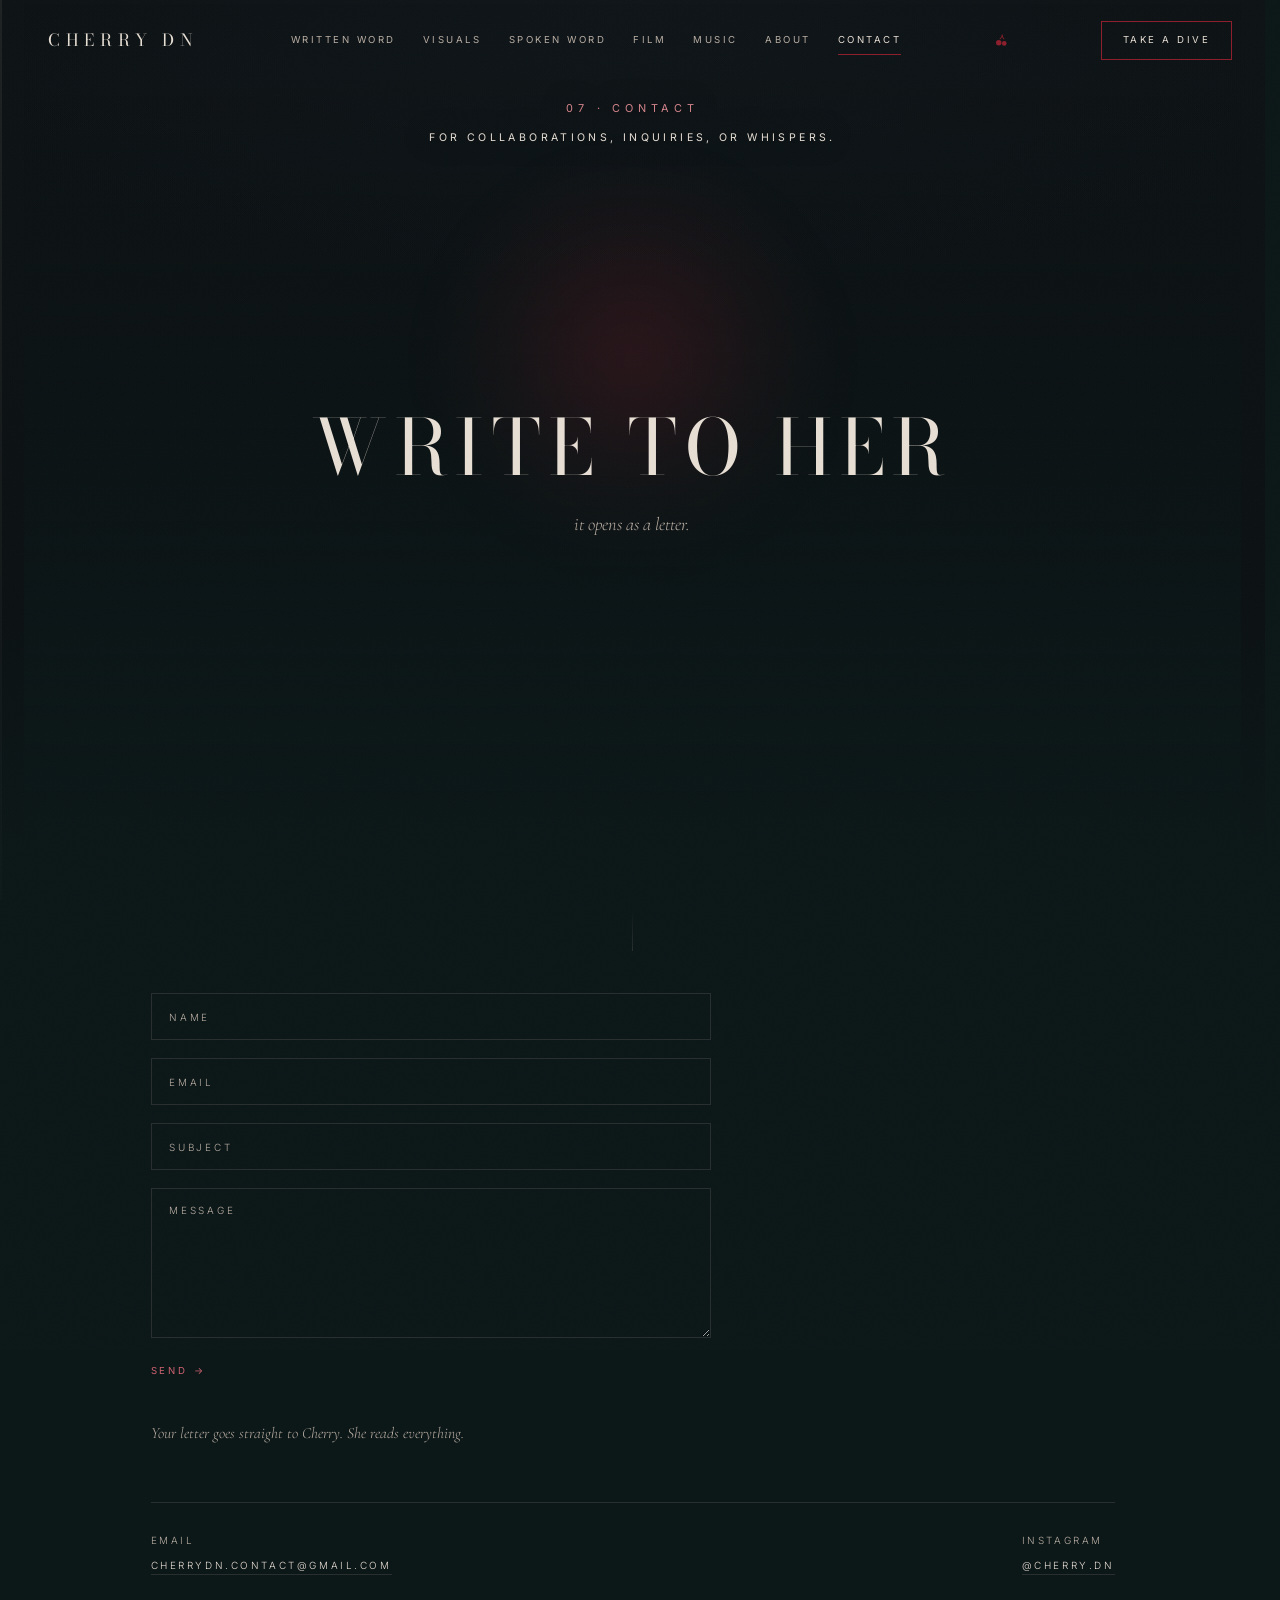
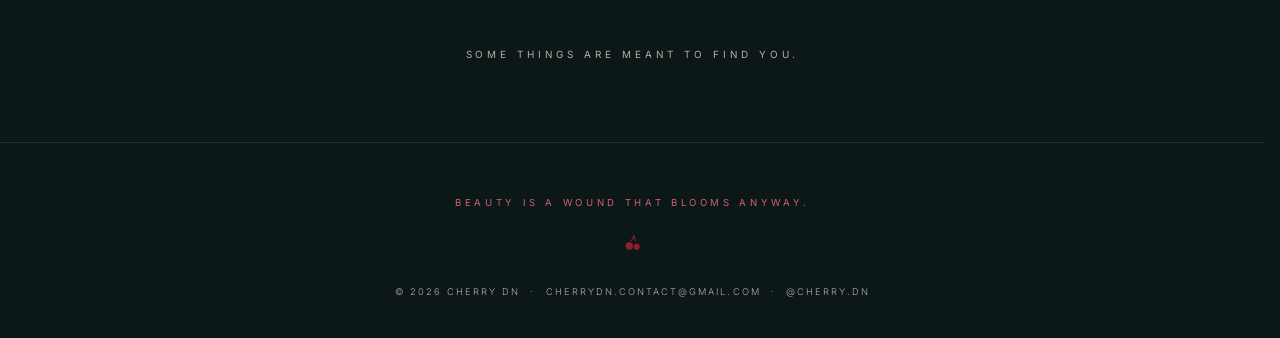
<file: contact.html>
<!DOCTYPE html>
<html lang="en">
<head>
  <meta charset="UTF-8" />
  <meta name="viewport" content="width=device-width, initial-scale=1.0" />
  <title>Contact · Cherry DN</title>
  <meta name="description" content="Cherry DN. Word, image, sound. Welcome to the paradise you carry within." />
  <link rel="icon" href="data:image/svg+xml,%3Csvg xmlns='http://www.w3.org/2000/svg' viewBox='0 0 100 100'%3E%3Ctext y='0.9em' font-size='90'%3E%F0%9F%8D%92%3C/text%3E%3C/svg%3E" />
  <link rel="preconnect" href="https://fonts.googleapis.com" />
  <link rel="preconnect" href="https://fonts.gstatic.com" crossorigin />
  <link href="https://fonts.googleapis.com/css2?family=Bodoni+Moda:opsz,wght@6..96,400;6..96,500&family=Inter:wght@300;400;500&family=Cormorant+Garamond:ital,wght@0,400;0,500;1,400;1,500&family=Great+Vibes&display=swap" rel="stylesheet" />
  <script>document.documentElement.classList.add("js");if(!("onpagereveal" in window))document.documentElement.classList.add("fade");/* her colours, before the first paint */try{var m=JSON.parse(localStorage.getItem("cherry.mood")||"null");if(m)for(var k in m){if(/^--[a-z0-9-]{1,40}$/.test(k)&&typeof m[k]=="string"&&!/[;{}]/.test(m[k]))document.documentElement.style.setProperty(k,m[k]);}}catch(e){}</script>
  <link rel="stylesheet" href="css/cherry.css?v=62" />
</head>
<body class="stage-page">

  <div class="gauge" aria-hidden="true"><i class="gauge__fill"></i></div>

  <header class="nav">
    <a class="nav__logo" href="index.html">CHERRY&nbsp;DN</a>
    <nav class="nav__links" aria-label="Primary">
      <a href="written-word.html">Written Word</a>
      <a href="visuals.html">Visuals</a>
      <a href="spoken-word.html">Spoken Word</a>
      <a href="film.html">Film</a>
      <a href="music.html">Music</a>
      <a href="about.html">About</a>
      <a href="contact.html">Contact</a>
    </nav>
    <span class="nav__cherry" aria-hidden="true"><svg viewBox="0 0 24 24"><path d="M12.6 2.2c-.3 2.8-1.7 5.2-3.9 7.1l.9 1c1.4-1.2 2.5-2.6 3.3-4.2.6 1.7 1.6 3.2 3 4.4l.9-1c-2-1.8-3.1-4.3-2.9-7.1l-1.3-.2z"/><circle cx="7.6" cy="15.6" r="4.4"/><circle cx="16.4" cy="16.6" r="3.7"/></svg></span>
    <a class="nav__cta" href="book.html">Take a Dive</a>
    <button class="nav__burger" id="burger" type="button" aria-label="Menu" aria-expanded="false"><span></span><span></span></button>
  </header>

  <div class="menu" id="menu">
    <a href="book.html">The Book</a>
    <a href="written-word.html">Written Word</a>
    <a href="visuals.html">Visuals</a>
    <a href="spoken-word.html">Spoken Word</a>
    <a href="film.html">Film</a>
    <a href="music.html">Music</a>
    <a href="about.html">About</a>
    <a href="contact.html">Contact</a>
  </div>

  <main>

  <section class="astage astage--letter">
      <header class="dstage__crown">
        <p class="crown__num">07 &middot; contact</p>
        <p data-cms="contact_crown_tag" class="crown__tag">for collaborations, inquiries, or whispers.</p>
      </header>
      <div class="astage__body">
        <h1 data-cms="contact_display" class="astage__display">WRITE TO HER</h1>
        <p data-cms="contact_sub" class="astage__sub">it opens as a letter.</p>
      </div>
  </section>

    <div class="page">
    <form class="cform" id="cform" data-r
          action="https://formsubmit.co/cherrydn.contact@gmail.com" method="POST">
      <label class="sr-only" for="cname">Name</label>
      <input id="cname" name="name" type="text" placeholder="Name" required />
      <label class="sr-only" for="cemail">Email</label>
      <input id="cemail" name="email" type="email" placeholder="Email" required />
      <label class="sr-only" for="csubject">Subject</label>
      <input id="csubject" name="subject" type="text" placeholder="Subject" />
      <label class="sr-only" for="cmessage">Message</label>
      <textarea id="cmessage" name="message" placeholder="Message" required></textarea>
      <input class="sr-only" type="text" name="_honey" tabindex="-1" autocomplete="off" aria-hidden="true" />
      <input type="hidden" name="_captcha" value="false" />
      <input type="hidden" name="_template" value="table" />
      <div><button class="rlink" id="csend" type="submit">send &rarr;</button></div>
      <p class="form-status" id="cstatus" role="status" aria-live="polite" hidden></p>
      <p data-cms="contact_note" class="form-note">Your letter goes straight to Cherry. She reads everything.</p>
    </form>

    <div class="contact-meta" data-r>
      <div><span>email</span><a href="mailto:cherrydn.contact@gmail.com">cherrydn.contact@gmail.com</a></div>
      <div><span>instagram</span><a href="https://instagram.com/cherry.dn" rel="noopener">@cherry.dn</a></div>
    </div>

    <p data-cms="contact_endline" class="endline" data-r>Some things are meant to find you.</p>
    </div>
  </main>

  <footer class="foot">
    <p class="foot__line" data-cms="site_foot_line">Beauty is a wound that blooms anyway.</p>
    <div class="foot__cherry"><svg viewBox="0 0 24 24" aria-hidden="true"><path d="M12.6 2.2c-.3 2.8-1.7 5.2-3.9 7.1l.9 1c1.4-1.2 2.5-2.6 3.3-4.2.6 1.7 1.6 3.2 3 4.4l.9-1c-2-1.8-3.1-4.3-2.9-7.1l-1.3-.2z"/><circle cx="7.6" cy="15.6" r="4.4"/><circle cx="16.4" cy="16.6" r="3.7"/></svg></div>
    <p class="foot__meta">© 2026 Cherry DN &nbsp;·&nbsp; <a href="mailto:cherrydn.contact@gmail.com">cherrydn.contact@gmail.com</a> &nbsp;·&nbsp; <a href="https://instagram.com/cherry.dn" rel="noopener">@cherry.dn</a></p>
  </footer>

  <script src="js/cherry-config.js?v=1"></script>

  <script src="js/cherry.js?v=37"></script>

  <script src="js/cherry-mood.js?v=1"></script>

  <script src="js/cherry-data.js?v=16"></script>
</body>
</html>
</file>
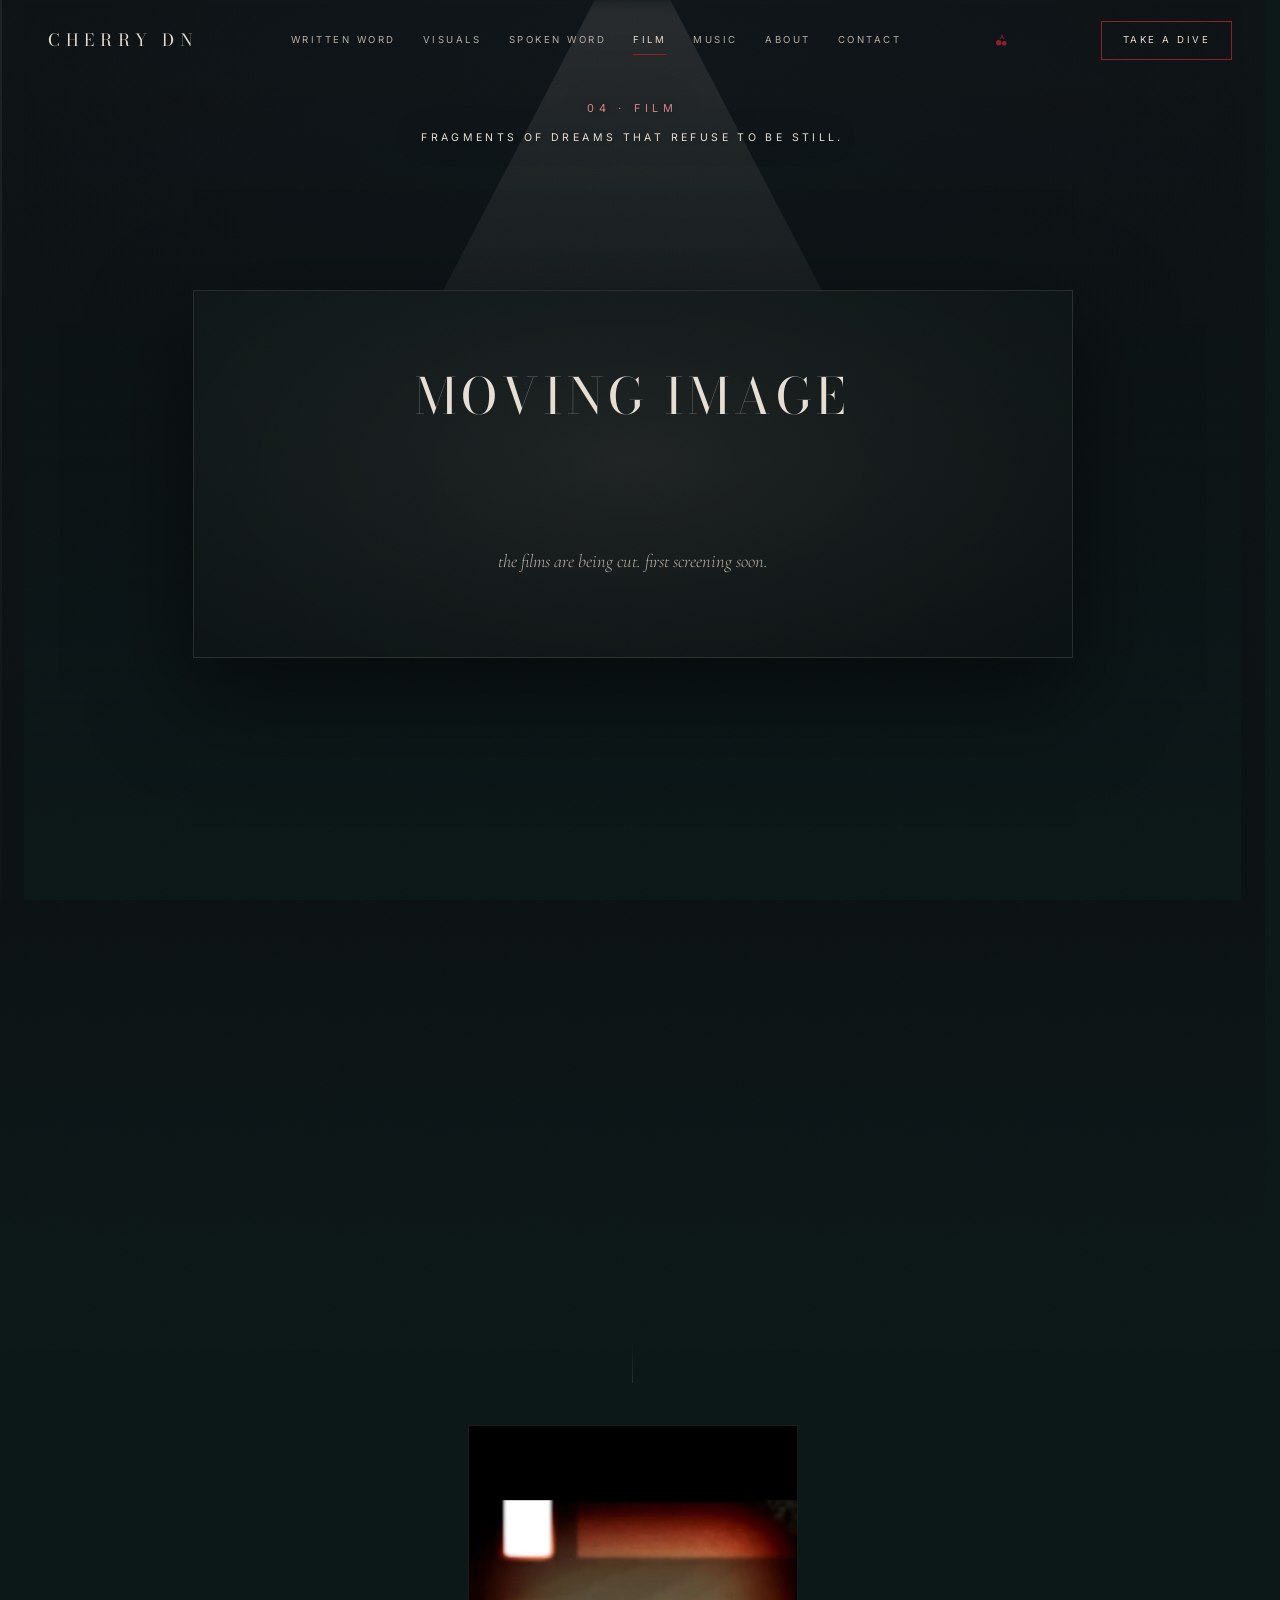
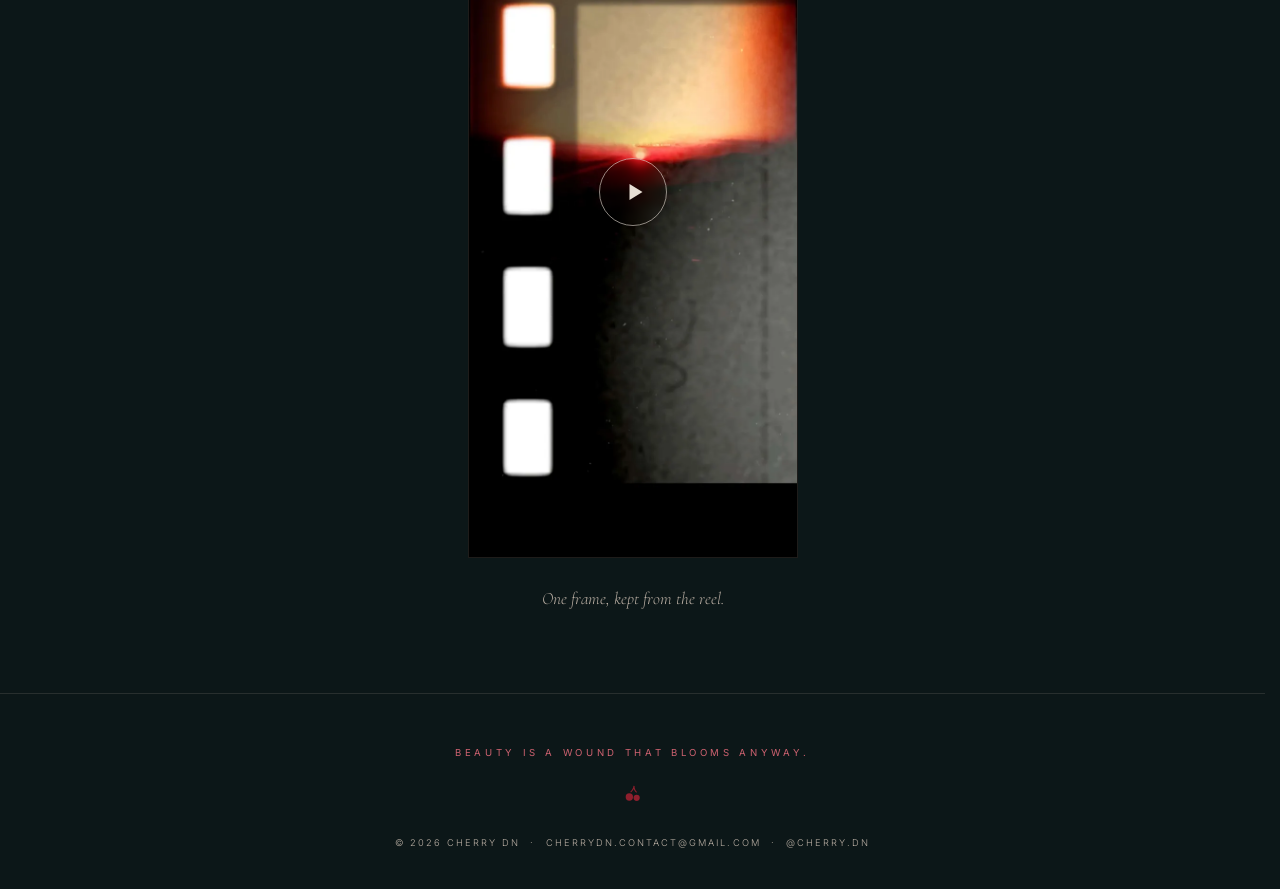
<file: film.html>
<!DOCTYPE html>
<html lang="en">
<head>
  <meta charset="UTF-8" />
  <meta name="viewport" content="width=device-width, initial-scale=1.0" />
  <title>Film · Cherry DN</title>
  <meta name="description" content="Cherry DN. Word, image, sound. Welcome to the paradise you carry within." />
  <link rel="icon" href="data:image/svg+xml,%3Csvg xmlns='http://www.w3.org/2000/svg' viewBox='0 0 100 100'%3E%3Ctext y='0.9em' font-size='90'%3E%F0%9F%8D%92%3C/text%3E%3C/svg%3E" />
  <link rel="preconnect" href="https://fonts.googleapis.com" />
  <link rel="preconnect" href="https://fonts.gstatic.com" crossorigin />
  <link href="https://fonts.googleapis.com/css2?family=Bodoni+Moda:opsz,wght@6..96,400;6..96,500&family=Inter:wght@300;400;500&family=Cormorant+Garamond:ital,wght@0,400;0,500;1,400;1,500&family=Great+Vibes&display=swap" rel="stylesheet" />
  <script>document.documentElement.classList.add("js");if(!("onpagereveal" in window))document.documentElement.classList.add("fade");/* her colours, before the first paint */try{var m=JSON.parse(localStorage.getItem("cherry.mood")||"null");if(m)for(var k in m){if(/^--[a-z0-9-]{1,40}$/.test(k)&&typeof m[k]=="string"&&!/[;{}]/.test(m[k]))document.documentElement.style.setProperty(k,m[k]);}}catch(e){}</script>
  <link rel="stylesheet" href="css/cherry.css?v=62" />
</head>
<body class="stage-page">

  <div class="gauge" aria-hidden="true"><i class="gauge__fill"></i></div>

  <header class="nav">
    <a class="nav__logo" href="index.html">CHERRY&nbsp;DN</a>
    <nav class="nav__links" aria-label="Primary">
      <a href="written-word.html">Written Word</a>
      <a href="visuals.html">Visuals</a>
      <a href="spoken-word.html">Spoken Word</a>
      <a href="film.html">Film</a>
      <a href="music.html">Music</a>
      <a href="about.html">About</a>
      <a href="contact.html">Contact</a>
    </nav>
    <span class="nav__cherry" aria-hidden="true"><svg viewBox="0 0 24 24"><path d="M12.6 2.2c-.3 2.8-1.7 5.2-3.9 7.1l.9 1c1.4-1.2 2.5-2.6 3.3-4.2.6 1.7 1.6 3.2 3 4.4l.9-1c-2-1.8-3.1-4.3-2.9-7.1l-1.3-.2z"/><circle cx="7.6" cy="15.6" r="4.4"/><circle cx="16.4" cy="16.6" r="3.7"/></svg></span>
    <a class="nav__cta" href="book.html">Take a Dive</a>
    <button class="nav__burger" id="burger" type="button" aria-label="Menu" aria-expanded="false"><span></span><span></span></button>
  </header>

  <div class="menu" id="menu">
    <a href="book.html">The Book</a>
    <a href="written-word.html">Written Word</a>
    <a href="visuals.html">Visuals</a>
    <a href="spoken-word.html">Spoken Word</a>
    <a href="film.html">Film</a>
    <a href="music.html">Music</a>
    <a href="about.html">About</a>
    <a href="contact.html">Contact</a>
  </div>

  <main>

  <section class="astage astage--screen">
      <header class="dstage__crown">
        <p class="crown__num">04 &middot; film</p>
        <p data-cms="film_crown_tag" class="crown__tag">fragments of dreams that refuse to be still.</p>
      </header>
      <i class="astage__beam" aria-hidden="true"></i>
      <div class="astage__body astage__screenlum">
        <div>
          <h1 data-cms="film_display" class="astage__display">MOVING IMAGE</h1>
          <p data-cms="film_sub" class="astage__sub">the films are being cut. first screening soon.</p>
        </div>
      </div>
  </section>

    <div class="page">

    <!-- her films land here; until the first one does, the strip below stands in -->
    <div class="reel"></div>

    <div class="filmbox filmbox--strip" data-film-empty data-r>
      <img data-cms-src="film_frame_image" src="assets/film-frame.webp" alt="A frame from Cherry&rsquo;s film" onerror="this.remove()" />
      <div class="filmbox__play" aria-hidden="true"></div>
      <p data-cms="film_note" class="filmbox__note">The films are being cut. First screening soon.</p>
    </div>

    <p data-cms="film_line" class="filmline" data-r>One frame, kept from the reel.</p>

    </div>
  </main>

  <footer class="foot">
    <p class="foot__line" data-cms="site_foot_line">Beauty is a wound that blooms anyway.</p>
    <div class="foot__cherry"><svg viewBox="0 0 24 24" aria-hidden="true"><path d="M12.6 2.2c-.3 2.8-1.7 5.2-3.9 7.1l.9 1c1.4-1.2 2.5-2.6 3.3-4.2.6 1.7 1.6 3.2 3 4.4l.9-1c-2-1.8-3.1-4.3-2.9-7.1l-1.3-.2z"/><circle cx="7.6" cy="15.6" r="4.4"/><circle cx="16.4" cy="16.6" r="3.7"/></svg></div>
    <p class="foot__meta">© 2026 Cherry DN &nbsp;·&nbsp; <a href="mailto:cherrydn.contact@gmail.com">cherrydn.contact@gmail.com</a> &nbsp;·&nbsp; <a href="https://instagram.com/cherry.dn" rel="noopener">@cherry.dn</a></p>
  </footer>

  <script src="js/cherry-config.js?v=1"></script>

  <script src="js/cherry.js?v=37"></script>

  <script src="js/cherry-mood.js?v=1"></script>

  <script src="js/cherry-data.js?v=16"></script>
</body>
</html>
</file>
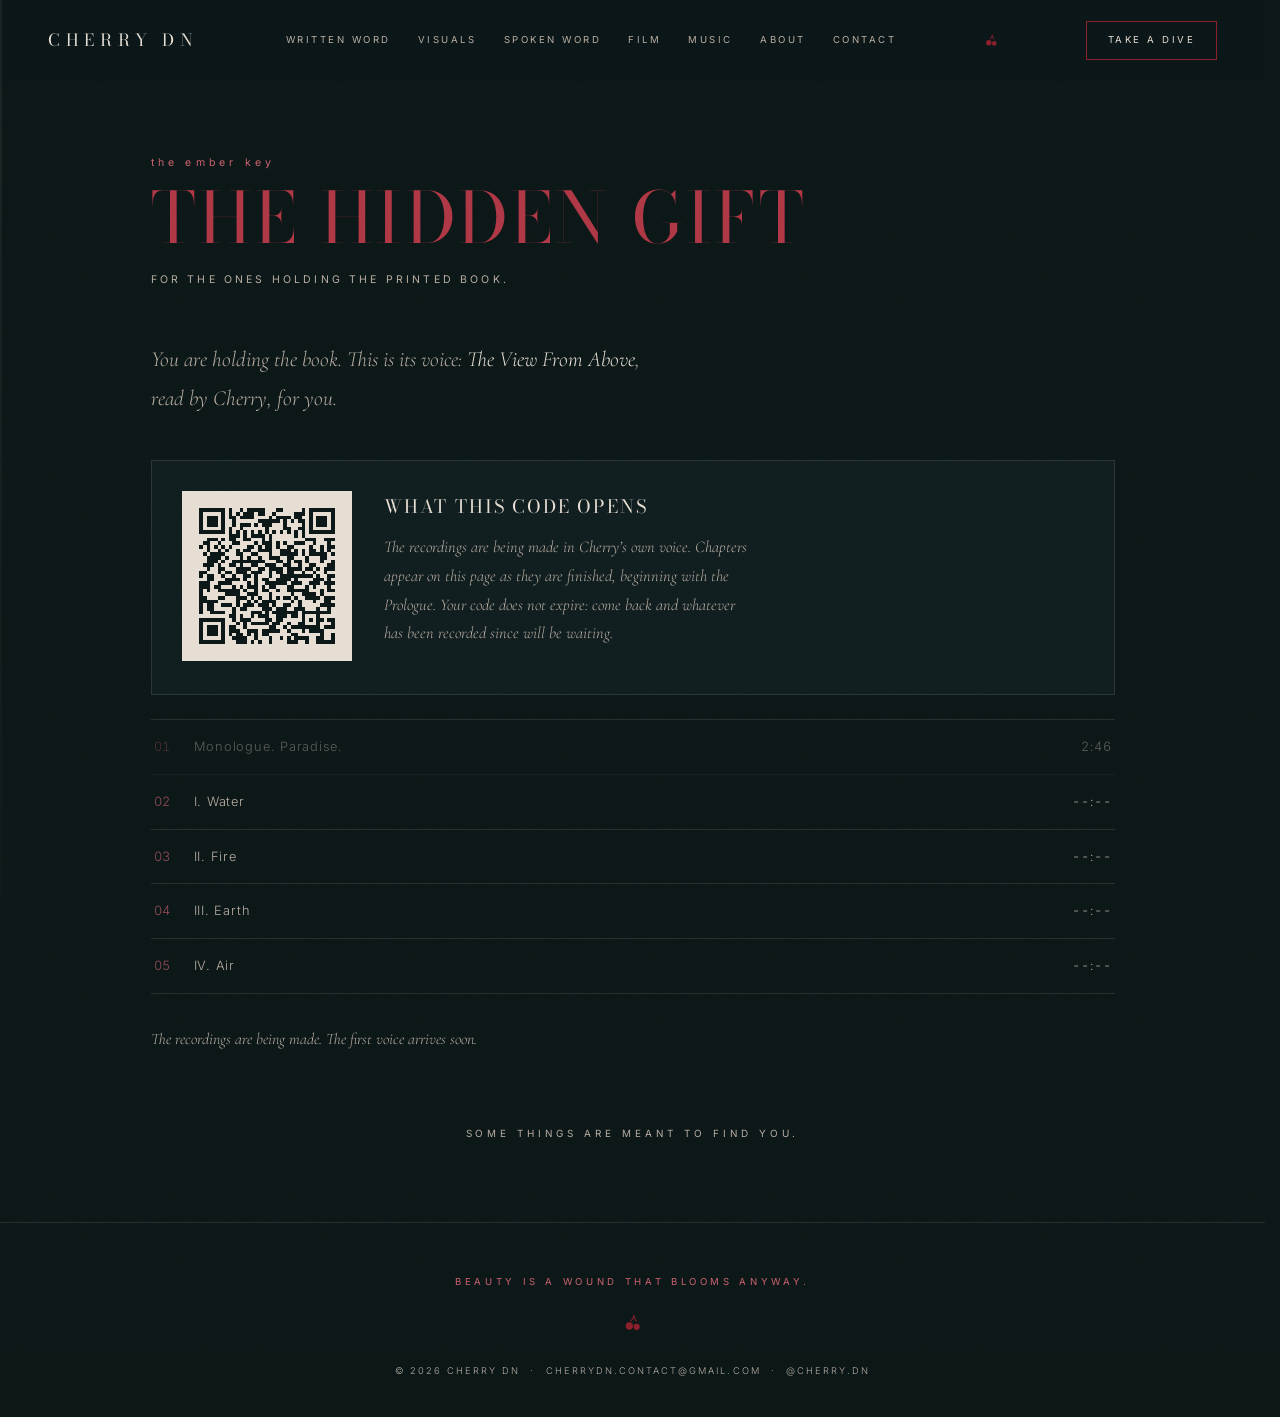
<file: gift.html>
<!DOCTYPE html>
<html lang="en">
<head>
  <meta charset="UTF-8" />
  <meta name="viewport" content="width=device-width, initial-scale=1.0" />
  <title>The Hidden Gift · Cherry DN</title>
  <meta name="description" content="You found the ember key." />
  <meta name="robots" content="noindex" />
  <link rel="icon" href="data:image/svg+xml,%3Csvg xmlns='http://www.w3.org/2000/svg' viewBox='0 0 100 100'%3E%3Ctext y='0.9em' font-size='90'%3E%F0%9F%8D%92%3C/text%3E%3C/svg%3E" />
  <link rel="preconnect" href="https://fonts.googleapis.com" />
  <link rel="preconnect" href="https://fonts.gstatic.com" crossorigin />
  <link href="https://fonts.googleapis.com/css2?family=Bodoni+Moda:opsz,wght@6..96,400;6..96,500&family=Inter:wght@300;400;500&family=Cormorant+Garamond:ital,wght@0,400;0,500;1,400;1,500&family=Great+Vibes&display=swap" rel="stylesheet" />
  <script>document.documentElement.classList.add("js");if(!("onpagereveal" in window))document.documentElement.classList.add("fade");/* her colours, before the first paint */try{var m=JSON.parse(localStorage.getItem("cherry.mood")||"null");if(m)for(var k in m){if(/^--[a-z0-9-]{1,40}$/.test(k)&&typeof m[k]=="string"&&!/[;{}]/.test(m[k]))document.documentElement.style.setProperty(k,m[k]);}}catch(e){}</script>
  <link rel="stylesheet" href="css/cherry.css?v=62" />
</head>
<body>

  <div class="gauge" aria-hidden="true"><i class="gauge__fill"></i></div>

  <header class="nav">
    <a class="nav__logo" href="index.html">CHERRY&nbsp;DN</a>
    <nav class="nav__links" aria-label="Primary">
      <a href="written-word.html">Written Word</a>
      <a href="visuals.html">Visuals</a>
      <a href="spoken-word.html">Spoken Word</a>
      <a href="film.html">Film</a>
      <a href="music.html">Music</a>
      <a href="about.html">About</a>
      <a href="contact.html">Contact</a>
    </nav>
    <span class="nav__cherry" aria-hidden="true"><svg viewBox="0 0 24 24"><path d="M12.6 2.2c-.3 2.8-1.7 5.2-3.9 7.1l.9 1c1.4-1.2 2.5-2.6 3.3-4.2.6 1.7 1.6 3.2 3 4.4l.9-1c-2-1.8-3.1-4.3-2.9-7.1l-1.3-.2z"/><circle cx="7.6" cy="15.6" r="4.4"/><circle cx="16.4" cy="16.6" r="3.7"/></svg></span>
    <a class="nav__cta" href="book.html">Take a Dive</a>
    <button class="nav__burger" id="burger" type="button" aria-label="Menu" aria-expanded="false"><span></span><span></span></button>
  </header>

  <div class="menu" id="menu">
    <a href="book.html">The Book</a>
    <a href="written-word.html">Written Word</a>
    <a href="visuals.html">Visuals</a>
    <a href="spoken-word.html">Spoken Word</a>
    <a href="film.html">Film</a>
    <a href="music.html">Music</a>
    <a href="about.html">About</a>
    <a href="contact.html">Contact</a>
  </div>

  <main>
    <div class="page gift-hub">
    <header class="page__head" data-r>
      <p class="page__num">the ember key</p>
      <h1 class="page__title">THE HIDDEN GIFT</h1>
      <!-- filled with whichever book's code was scanned; stays out of the way
           until she has named her books -->
      <p class="page__book" data-book-title hidden></p>
      <p class="page__tag">For the ones holding the printed book.</p>
    </header>

    <p data-cms="gift_intro" class="spoken-intro" data-r>You are holding the book. This is its voice:
    <em>The View From Above</em>, read by Cherry, for you.</p>

    <div class="giftpanel giftpanel--tall" data-r>
      <div class="giftpanel__qr giftpanel__qr--big" aria-hidden="true"><svg viewBox="0 0 21 21"><path d="M0 0h7v7H0zM2 2h3v3H2zM14 0h7v7h-7zM16 2h3v3h-3zM0 14h7v7H0zM2 16h3v3H2zM9 0h1v2H9zM11 1h2v1h-2zM9 3h2v2H9zM12 4h1v3h-1zM9 6h2v1H9zM0 9h2v1H0zM3 9h2v2H3zM6 9h1v1H6zM8 9h2v2H8zM11 9h1v1h-1zM13 8h1v2h-1zM15 9h2v1h-2zM18 9h1v2h-1zM20 8h1v3h-1zM1 11h1v2H1zM4 12h2v1H4zM7 11h1v2H7zM10 12h2v2h-2zM14 11h2v2h-2zM17 12h2v1h-2zM9 14h1v3H9zM11 15h2v1h-2zM14 14h1v2h-1zM16 15h2v2h-2zM19 14h2v1h-2zM9 18h2v2H9zM12 17h1v2h-1zM14 18h3v1h-3zM18 17h1v2h-1zM20 16h1v2h-1zM12 20h2v1h-2zM16 20h2v1h-2zM19 20h2v1h-2z"/></svg></div>
      <div>
        <h2 data-cms="gift_panel_title" class="giftpanel__title">What this code opens</h2>
        <p data-cms="gift_panel_text" class="giftpanel__text">The recordings are being made in Cherry&rsquo;s own voice.
        Chapters appear on this page as they are finished, beginning with the Prologue.
        Your code does not expire: come back and whatever has been recorded since
        will be waiting.</p>
      </div>
    </div>

    <!-- what the code in the cover opens: the same chapters the Spoken Word
         page holds, in the same groups she names for them. The archive
         overwrites this list the moment it answers. Only a chapter that has
         been recorded carries a data-src, so nothing here is probed for a
         file that was never made. -->
    <div class="chapters" data-voice="chapter">
    <ul class="tracklist" data-r>
        <li class="trk" data-src="https://rpmpztmktfcobxiofvce.supabase.co/storage/v1/object/public/cherry-media/1786788777339-monologue.paradise.mp3" data-title="Monologue. Paradise.">
          <span class="trk__no">01</span><span class="trk__name">Monologue. Paradise.</span><span class="trk__len">2:46</span>
        </li>
        <li class="trk" data-title="I. Water">
          <span class="trk__no">02</span><span class="trk__name">I. Water</span><span class="trk__len">--:--</span>
        </li>
        <li class="trk" data-title="II. Fire">
          <span class="trk__no">03</span><span class="trk__name">II. Fire</span><span class="trk__len">--:--</span>
        </li>
        <li class="trk" data-title="III. Earth">
          <span class="trk__no">04</span><span class="trk__name">III. Earth</span><span class="trk__len">--:--</span>
        </li>
        <li class="trk" data-title="IV. Air">
          <span class="trk__no">05</span><span class="trk__name">IV. Air</span><span class="trk__len">--:--</span>
        </li>
    </ul>
    </div>

    <p data-cms="gift_note" class="spoken-note" data-media-note hidden>The recordings are being made. The first voice arrives soon.</p>

    <p data-cms="gift_endline" class="endline" data-r>Some things are meant to find you.</p>
    </div>
  </main>

  <footer class="foot">
    <p class="foot__line" data-cms="site_foot_line">Beauty is a wound that blooms anyway.</p>
    <div class="foot__cherry"><svg viewBox="0 0 24 24" aria-hidden="true"><path d="M12.6 2.2c-.3 2.8-1.7 5.2-3.9 7.1l.9 1c1.4-1.2 2.5-2.6 3.3-4.2.6 1.7 1.6 3.2 3 4.4l.9-1c-2-1.8-3.1-4.3-2.9-7.1l-1.3-.2z"/><circle cx="7.6" cy="15.6" r="4.4"/><circle cx="16.4" cy="16.6" r="3.7"/></svg></div>
    <p class="foot__meta">© 2026 Cherry DN &nbsp;·&nbsp; <a href="mailto:cherrydn.contact@gmail.com">cherrydn.contact@gmail.com</a> &nbsp;·&nbsp; <a href="https://instagram.com/cherry.dn" rel="noopener">@cherry.dn</a></p>
  </footer>

  <script src="js/cherry-config.js?v=1"></script>

  <script src="js/cherry.js?v=37"></script>

  <script src="js/cherry-qr.js?v=1"></script>

  <script src="js/cherry-mood.js?v=1"></script>

  <script src="js/cherry-data.js?v=16"></script>
</body>
</html>
</file>
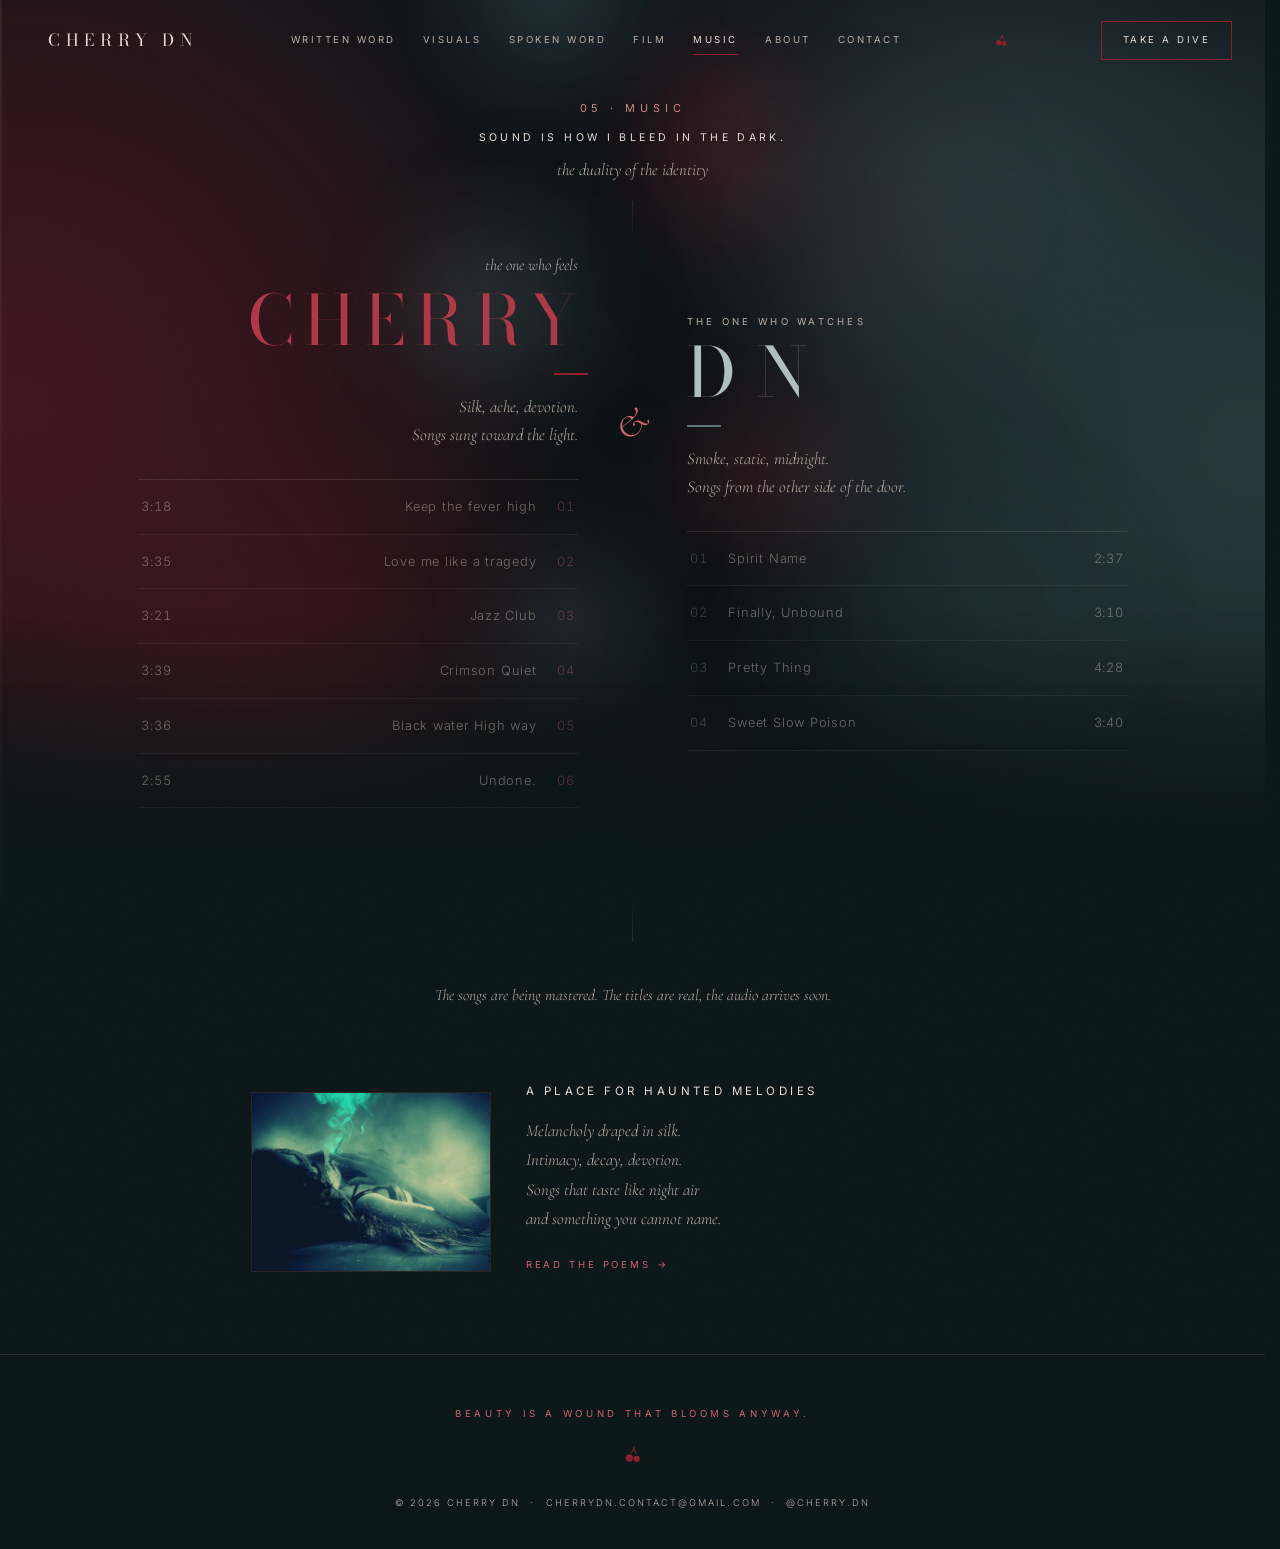
<file: music.html>
<!DOCTYPE html>
<html lang="en">
<head>
  <meta charset="UTF-8" />
  <meta name="viewport" content="width=device-width, initial-scale=1.0" />
  <title>Music · Cherry DN</title>
  <meta name="description" content="Cherry DN. Word, image, sound. Welcome to the paradise you carry within." />
  <link rel="icon" href="data:image/svg+xml,%3Csvg xmlns='http://www.w3.org/2000/svg' viewBox='0 0 100 100'%3E%3Ctext y='0.9em' font-size='90'%3E%F0%9F%8D%92%3C/text%3E%3C/svg%3E" />
  <link rel="preconnect" href="https://fonts.googleapis.com" />
  <link rel="preconnect" href="https://fonts.gstatic.com" crossorigin />
  <link href="https://fonts.googleapis.com/css2?family=Bodoni+Moda:opsz,wght@6..96,400;6..96,500&family=Inter:wght@300;400;500&family=Cormorant+Garamond:ital,wght@0,400;0,500;1,400;1,500&family=Great+Vibes&display=swap" rel="stylesheet" />
  <script>document.documentElement.classList.add("js");if(!("onpagereveal" in window))document.documentElement.classList.add("fade");/* her colours, before the first paint */try{var m=JSON.parse(localStorage.getItem("cherry.mood")||"null");if(m)for(var k in m){if(/^--[a-z0-9-]{1,40}$/.test(k)&&typeof m[k]=="string"&&!/[;{}]/.test(m[k]))document.documentElement.style.setProperty(k,m[k]);}}catch(e){}</script>
  <link rel="stylesheet" href="css/cherry.css?v=62" />
</head>
<body class="stage-page stage-page--music">

  <div class="gauge" aria-hidden="true"><i class="gauge__fill"></i></div>

  <header class="nav">
    <a class="nav__logo" href="index.html">CHERRY&nbsp;DN</a>
    <nav class="nav__links" aria-label="Primary">
      <a href="written-word.html">Written Word</a>
      <a href="visuals.html">Visuals</a>
      <a href="spoken-word.html">Spoken Word</a>
      <a href="film.html">Film</a>
      <a href="music.html">Music</a>
      <a href="about.html">About</a>
      <a href="contact.html">Contact</a>
    </nav>
    <span class="nav__cherry" aria-hidden="true"><svg viewBox="0 0 24 24"><path d="M12.6 2.2c-.3 2.8-1.7 5.2-3.9 7.1l.9 1c1.4-1.2 2.5-2.6 3.3-4.2.6 1.7 1.6 3.2 3 4.4l.9-1c-2-1.8-3.1-4.3-2.9-7.1l-1.3-.2z"/><circle cx="7.6" cy="15.6" r="4.4"/><circle cx="16.4" cy="16.6" r="3.7"/></svg></span>
    <a class="nav__cta" href="book.html">Take a Dive</a>
    <button class="nav__burger" id="burger" type="button" aria-label="Menu" aria-expanded="false"><span></span><span></span></button>
  </header>

  <div class="menu" id="menu">
    <a href="book.html">The Book</a>
    <a href="written-word.html">Written Word</a>
    <a href="visuals.html">Visuals</a>
    <a href="spoken-word.html">Spoken Word</a>
    <a href="film.html">Film</a>
    <a href="music.html">Music</a>
    <a href="about.html">About</a>
    <a href="contact.html">Contact</a>
  </div>

  <main>

  <section class="dstage dstage--hero">
      <header class="dstage__crown">
        <p class="crown__num">05 &middot; music</p>
        <p data-cms="music_crown_tag" class="crown__tag">sound is how i bleed in the dark.</p>
        <p data-cms="music_crown_line" class="crown__line">the duality of the identity</p>
      </header>
      <div class="dstage__mist" aria-hidden="true">
        <i class="mist mist--cherry"></i>
        <i class="mist mist--dn"></i>
        <i class="mist mist--merge"></i>
      </div>
      <div class="dstage__half dstage__half--cherry">
        <div class="dstage__inner">
          <p data-cms="music_cherry_eyebrow" class="dstage__eyebrow dstage__eyebrow--cherry">the one who feels</p>
          <h2 class="dstage__name dstage__name--cherry">CHERRY</h2>
          <p class="dstage__desc">Silk, ache, devotion.<br/>Songs sung toward the light.</p>
          <!-- Cherry's real songs, titles and run times as recorded. The
               archive overwrites this the moment it answers; until then
               the page is complete and every song here plays. -->
          <ul class="dlist dlist--cherry">
            <li class="trk" data-src="https://rpmpztmktfcobxiofvce.supabase.co/storage/v1/object/public/cherry-media/1786788982691-keep-the-fever-high..mp3" data-title="Keep the fever high">
              <span class="trk__len">3:18</span><span class="trk__name">Keep the fever high</span><span class="trk__no">01</span>
            </li>
            <li class="trk" data-src="https://rpmpztmktfcobxiofvce.supabase.co/storage/v1/object/public/cherry-media/1786789053621-love-me-like-a-tragedy-1-.mp3" data-title="Love me like a tragedy">
              <span class="trk__len">3:35</span><span class="trk__name">Love me like a tragedy</span><span class="trk__no">02</span>
            </li>
            <li class="trk" data-src="https://rpmpztmktfcobxiofvce.supabase.co/storage/v1/object/public/cherry-media/1786789085139-jazz-club..mp3" data-title="Jazz Club">
              <span class="trk__len">3:21</span><span class="trk__name">Jazz Club</span><span class="trk__no">03</span>
            </li>
            <li class="trk" data-src="https://rpmpztmktfcobxiofvce.supabase.co/storage/v1/object/public/cherry-media/1786789129229-crimson-quiet-1-.mp3" data-title="Crimson Quiet">
              <span class="trk__len">3:39</span><span class="trk__name">Crimson Quiet</span><span class="trk__no">04</span>
            </li>
            <li class="trk" data-src="https://rpmpztmktfcobxiofvce.supabase.co/storage/v1/object/public/cherry-media/1786789238387-black-water-highway..mp3" data-title="Black water High way">
              <span class="trk__len">3:36</span><span class="trk__name">Black water High way</span><span class="trk__no">05</span>
            </li>
            <li class="trk" data-src="https://rpmpztmktfcobxiofvce.supabase.co/storage/v1/object/public/cherry-media/1786789278930-undone..mp3" data-title="Undone.">
              <span class="trk__len">2:55</span><span class="trk__name">Undone.</span><span class="trk__no">06</span>
            </li>
          </ul>
        </div>
      </div>
      <span class="dstage__amp" aria-hidden="true">&amp;</span>
      <div class="dstage__half dstage__half--dn">
        <div class="dstage__inner">
          <p data-cms="music_dn_eyebrow" class="dstage__eyebrow dstage__eyebrow--dn">the one who watches</p>
          <h2 class="dstage__name dstage__name--dn">DN</h2>
          <p class="dstage__desc">Smoke, static, midnight.<br/>Songs from the other side of the door.</p>
          <ul class="dlist dlist--dn">
            <li class="trk" data-src="https://rpmpztmktfcobxiofvce.supabase.co/storage/v1/object/public/cherry-media/1786789315082-spirit-name..mp3" data-title="Spirit Name">
              <span class="trk__no">01</span><span class="trk__name">Spirit Name</span><span class="trk__len">2:37</span>
            </li>
            <li class="trk" data-src="https://rpmpztmktfcobxiofvce.supabase.co/storage/v1/object/public/cherry-media/1786789338255-finally-unbound..mp3" data-title="Finally, Unbound">
              <span class="trk__no">02</span><span class="trk__name">Finally, Unbound</span><span class="trk__len">3:10</span>
            </li>
            <li class="trk" data-src="https://rpmpztmktfcobxiofvce.supabase.co/storage/v1/object/public/cherry-media/1786789347307-pretty-thing..mp3" data-title="Pretty Thing">
              <span class="trk__no">03</span><span class="trk__name">Pretty Thing</span><span class="trk__len">4:28</span>
            </li>
            <li class="trk" data-src="https://rpmpztmktfcobxiofvce.supabase.co/storage/v1/object/public/cherry-media/1786789377301-sweet-slow-poison..mp3" data-title="Sweet Slow Poison">
              <span class="trk__no">04</span><span class="trk__name">Sweet Slow Poison</span><span class="trk__len">3:40</span>
            </li>
          </ul>
        </div>
      </div>
  </section>

    <div class="page">


    <!-- the transport bar and its drawn waveform: killed at Cherry's word.
         Songs play from the two lists above; cherry.js already guards for
         the bar being absent. -->

    <p class="media-note" data-media-note hidden>The songs are being mastered. The titles are real, the audio arrives soon.</p>

    <div class="melodies" data-r>
      <div class="melodies__art">
        <img data-cms-src="music_melodies_image" src="assets/music.webp" alt="" loading="lazy" onerror="this.remove()" />
      </div>
      <div>
        <h2 data-cms="music_melodies_title" class="melodies__title">A place for haunted melodies</h2>
        <p data-cms="music_melodies_text" class="melodies__text">Melancholy draped in silk.<br/>Intimacy, decay, devotion.<br/>Songs that taste like night air<br/>and something you cannot name.</p>
        <!-- lyrics now open under each song, so this points where it means -->
        <a class="rlink" href="written-word.html">read the poems &rarr;</a>
      </div>
    </div>
    </div>
  </main>

  <footer class="foot">
    <p class="foot__line" data-cms="site_foot_line">Beauty is a wound that blooms anyway.</p>
    <div class="foot__cherry"><svg viewBox="0 0 24 24" aria-hidden="true"><path d="M12.6 2.2c-.3 2.8-1.7 5.2-3.9 7.1l.9 1c1.4-1.2 2.5-2.6 3.3-4.2.6 1.7 1.6 3.2 3 4.4l.9-1c-2-1.8-3.1-4.3-2.9-7.1l-1.3-.2z"/><circle cx="7.6" cy="15.6" r="4.4"/><circle cx="16.4" cy="16.6" r="3.7"/></svg></div>
    <p class="foot__meta">© 2026 Cherry DN &nbsp;·&nbsp; <a href="mailto:cherrydn.contact@gmail.com">cherrydn.contact@gmail.com</a> &nbsp;·&nbsp; <a href="https://instagram.com/cherry.dn" rel="noopener">@cherry.dn</a></p>
  </footer>

  <script src="js/cherry-config.js?v=1"></script>

  <script src="js/cherry.js?v=37"></script>

  <script src="js/cherry-mood.js?v=1"></script>

  <script src="js/cherry-data.js?v=16"></script>
</body>
</html>
</file>
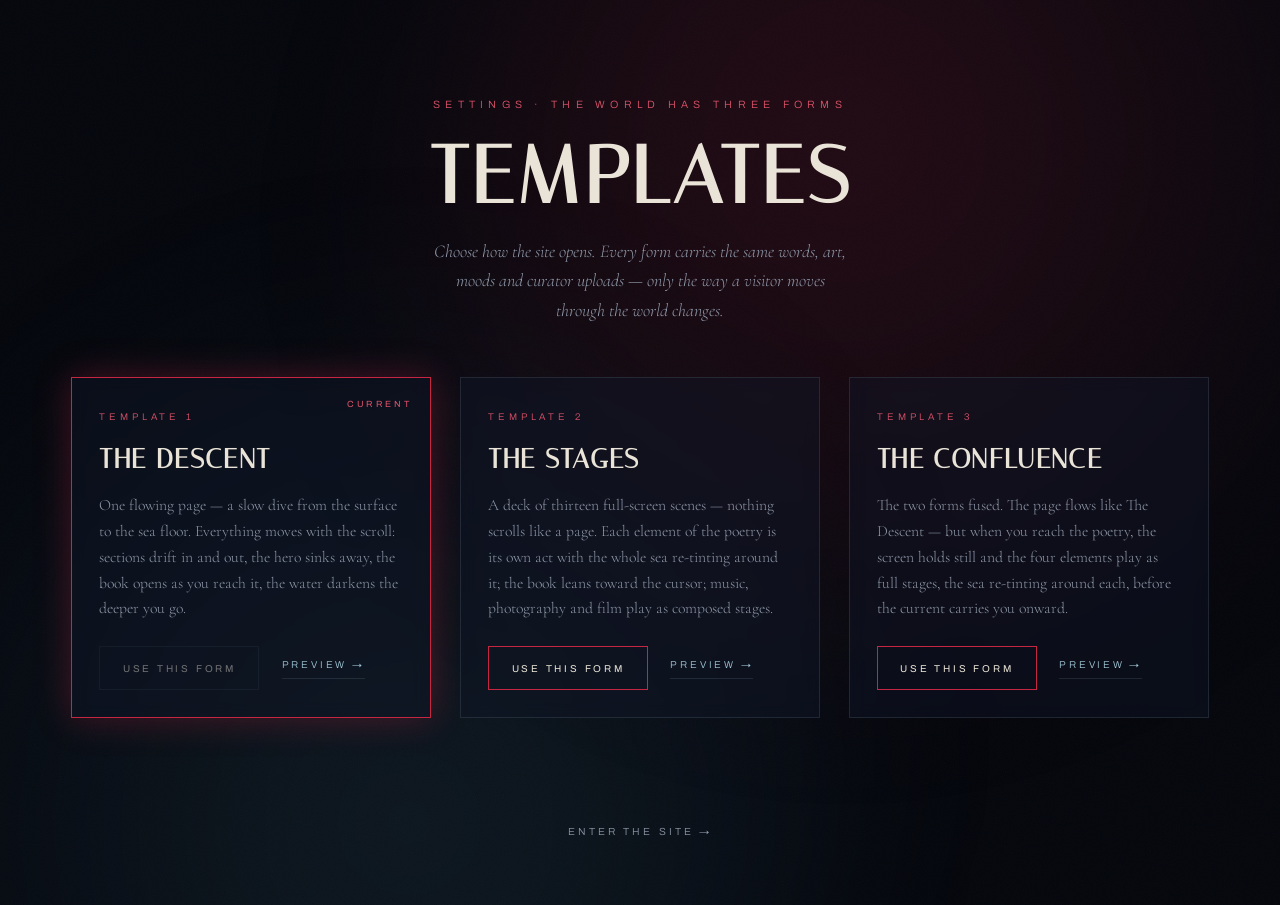
<file: settings.html>
<!DOCTYPE html>
<html lang="en" data-theme="fire">
<head>
  <meta charset="UTF-8" />
  <meta name="viewport" content="width=device-width, initial-scale=1.0" />
  <title>Templates — Cherry DN</title>
  <meta name="robots" content="noindex" />
  <link rel="icon" href="data:image/svg+xml,%3Csvg xmlns='http://www.w3.org/2000/svg' viewBox='0 0 100 100'%3E%3Ctext y='0.9em' font-size='90'%3E%F0%9F%8D%92%3C/text%3E%3C/svg%3E" />
  <link rel="preconnect" href="https://fonts.googleapis.com" />
  <link rel="preconnect" href="https://fonts.gstatic.com" crossorigin />
  <link href="https://fonts.googleapis.com/css2?family=Cormorant+Garamond:ital,wght@0,300;0,400;0,500;1,300;1,400&family=Italiana&family=Archivo:wght@300;400&display=swap" rel="stylesheet" />
  <script>document.documentElement.classList.add("js");</script>
  <link rel="stylesheet" href="css/style.css" />
  <style>
    .tpl-page {
      min-height: 100svh;
      display: flex; flex-direction: column;
      align-items: center; justify-content: center;
      padding: 6rem 1.6rem 4rem;
      position: relative; z-index: 1;
      text-align: center;
    }
    .tpl-page__kicker {
      font-family: var(--sans);
      font-size: 0.66rem; font-weight: 300;
      letter-spacing: 0.5em; text-transform: uppercase;
      color: var(--cherry-text);
      margin-bottom: 1.4rem;
    }
    .tpl-page__title {
      font-family: var(--display);
      font-size: clamp(2.6rem, 8vw, 5rem);
      text-transform: uppercase; letter-spacing: 0.04em;
      line-height: 1.02;
    }
    .tpl-page__sub {
      margin-top: 1.2rem;
      font-style: italic; font-weight: 300;
      color: var(--muted);
      max-width: 52ch;
    }
    .tpl-cards {
      margin-top: 3.2rem;
      display: grid;
      grid-template-columns: repeat(3, minmax(240px, 360px));
      gap: 1.8rem;
      width: 100%;
      justify-content: center;
    }
    @media (max-width: 1020px) { .tpl-cards { grid-template-columns: repeat(2, minmax(240px, 400px)); } }
    @media (max-width: 720px) { .tpl-cards { grid-template-columns: minmax(0, 400px); } }
    .tpl-card {
      border: 1px solid var(--line);
      background: var(--panel);
      backdrop-filter: blur(8px);
      padding: 2rem 1.7rem 1.7rem;
      text-align: left;
      display: flex; flex-direction: column;
      gap: 0.7rem;
      position: relative;
      transition: border-color 0.4s, box-shadow 0.4s;
    }
    .tpl-card.is-current {
      border-color: var(--cherry);
      box-shadow: 0 0 34px var(--glow-cherry);
    }
    .tpl-card__num {
      font-family: var(--sans);
      font-size: 0.6rem; font-weight: 300;
      letter-spacing: 0.4em; text-transform: uppercase;
      color: var(--cherry-text);
    }
    .tpl-card__name {
      font-family: var(--display);
      font-size: 1.7rem;
      letter-spacing: 0.05em;
      text-transform: uppercase;
    }
    .tpl-card__desc {
      color: var(--muted);
      font-weight: 300;
      font-size: 0.98rem;
      flex: 1;
    }
    .tpl-card__badge {
      position: absolute; top: 1.2rem; right: 1.2rem;
      font-family: var(--sans);
      font-size: 0.56rem; letter-spacing: 0.28em;
      text-transform: uppercase;
      color: var(--cherry-text);
      opacity: 0;
      transition: opacity 0.4s;
    }
    .tpl-card.is-current .tpl-card__badge { opacity: 1; }
    .tpl-card__row { display: flex; gap: 1.4rem; align-items: center; margin-top: 0.8rem; flex-wrap: wrap; }
    .tpl-choose {
      font-family: var(--sans);
      font-size: 0.62rem; font-weight: 400;
      letter-spacing: 0.28em; text-transform: uppercase;
      color: var(--ink);
      background: transparent;
      border: 1px solid var(--cherry);
      padding: 0.75rem 1.4rem;
      cursor: pointer;
      transition: background 0.3s, color 0.3s;
      min-height: 44px;
    }
    .tpl-choose:hover { background: var(--cherry); color: #fff; }
    .tpl-card.is-current .tpl-choose { border-color: var(--line); pointer-events: none; opacity: 0.45; }
    .tpl-preview {
      font-family: var(--sans);
      font-size: 0.62rem; font-weight: 300;
      letter-spacing: 0.28em; text-transform: uppercase;
      color: var(--blue-pale);
      border-bottom: 1px solid var(--line);
      padding-bottom: 0.3rem;
      transition: color 0.3s, border-color 0.3s;
    }
    .tpl-preview:hover { color: var(--cherry-text); border-color: var(--cherry); }
    .tpl-note {
      margin-top: 2.2rem;
      font-style: italic; font-weight: 300;
      color: var(--blue-pale);
      min-height: 1.6em;
    }
    .tpl-enter {
      margin-top: 2.6rem;
      font-family: var(--sans);
      font-size: 0.64rem; font-weight: 300;
      letter-spacing: 0.3em; text-transform: uppercase;
      color: var(--muted);
      transition: color 0.3s;
    }
    .tpl-enter:hover { color: var(--blue-pale); }
  </style>
</head>
<body>

  <div class="atmosphere" aria-hidden="true">
    <div class="aurora aurora--cherry"></div>
    <div class="aurora aurora--blue"></div>
    <div class="grain"></div>
  </div>

  <main>
    <section class="tpl-page">
      <p class="tpl-page__kicker">settings · the world has three forms</p>
      <h1 class="tpl-page__title">Templates</h1>
      <p class="tpl-page__sub">
        Choose how the site opens. Every form carries the same words, art,
        moods and curator uploads — only the way a visitor moves through
        the world changes.
      </p>

      <div class="tpl-cards">
        <article class="tpl-card" id="card1">
          <span class="tpl-card__badge">current</span>
          <span class="tpl-card__num">template 1</span>
          <h2 class="tpl-card__name">The Descent</h2>
          <p class="tpl-card__desc">
            One flowing page — a slow dive from the surface to the sea floor.
            Everything moves with the scroll: sections drift in and out,
            the hero sinks away, the book opens as you reach it, the water
            darkens the deeper you go.
          </p>
          <div class="tpl-card__row">
            <button class="tpl-choose" type="button" data-choose="1">use this form</button>
            <a class="tpl-preview" href="index.html?stay">preview →</a>
          </div>
        </article>

        <article class="tpl-card" id="card2">
          <span class="tpl-card__badge">current</span>
          <span class="tpl-card__num">template 2</span>
          <h2 class="tpl-card__name">The Stages</h2>
          <p class="tpl-card__desc">
            A deck of thirteen full-screen scenes — nothing scrolls like a page.
            Each element of the poetry is its own act with the whole sea
            re-tinting around it; the book leans toward the cursor; music,
            photography and film play as composed stages.
          </p>
          <div class="tpl-card__row">
            <button class="tpl-choose" type="button" data-choose="2">use this form</button>
            <a class="tpl-preview" href="template2.html">preview →</a>
          </div>
        </article>
        <article class="tpl-card" id="card3">
          <span class="tpl-card__badge">current</span>
          <span class="tpl-card__num">template 3</span>
          <h2 class="tpl-card__name">The Confluence</h2>
          <p class="tpl-card__desc">
            The two forms fused. The page flows like The Descent — but when
            you reach the poetry, the screen holds still and the four
            elements play as full stages, the sea re-tinting around each,
            before the current carries you onward.
          </p>
          <div class="tpl-card__row">
            <button class="tpl-choose" type="button" data-choose="3">use this form</button>
            <a class="tpl-preview" href="template3.html">preview →</a>
          </div>
        </article>
      </div>

      <p class="tpl-note" id="tplNote"></p>

      <a class="tpl-enter" href="index.html" id="enterLink">enter the site →</a>
    </section>
  </main>

  <script>
    (function () {
      "use strict";
      var root = document.documentElement;
      try {
        var saved = localStorage.getItem("cdn-theme");
        if (saved === "fire" || saved === "noir") root.dataset.theme = saved;
      } catch (e) {}

      var note = document.getElementById("tplNote");
      var enter = document.getElementById("enterLink");

      function current() {
        try {
          var v = localStorage.getItem("cdn-template");
          return v === "2" || v === "3" ? v : "1";
        } catch (e) { return "1"; }
      }
      function paint() {
        var cur = current();
        document.getElementById("card1").classList.toggle("is-current", cur === "1");
        document.getElementById("card2").classList.toggle("is-current", cur === "2");
        document.getElementById("card3").classList.toggle("is-current", cur === "3");
        enter.href = cur === "2" ? "template2.html" : cur === "3" ? "template3.html" : "index.html?stay";
      }
      document.querySelectorAll("[data-choose]").forEach(function (btn) {
        btn.addEventListener("click", function () {
          try { localStorage.setItem("cdn-template", btn.dataset.choose); } catch (e) {}
          paint();
          var names = { "1": " · The Descent.", "2": " · The Stages.", "3": " · The Confluence." };
          note.textContent = "Saved — the site now opens as Template " + btn.dataset.choose + names[btn.dataset.choose];
        });
      });
      paint();
    })();
  </script>
</body>
</html>
</file>
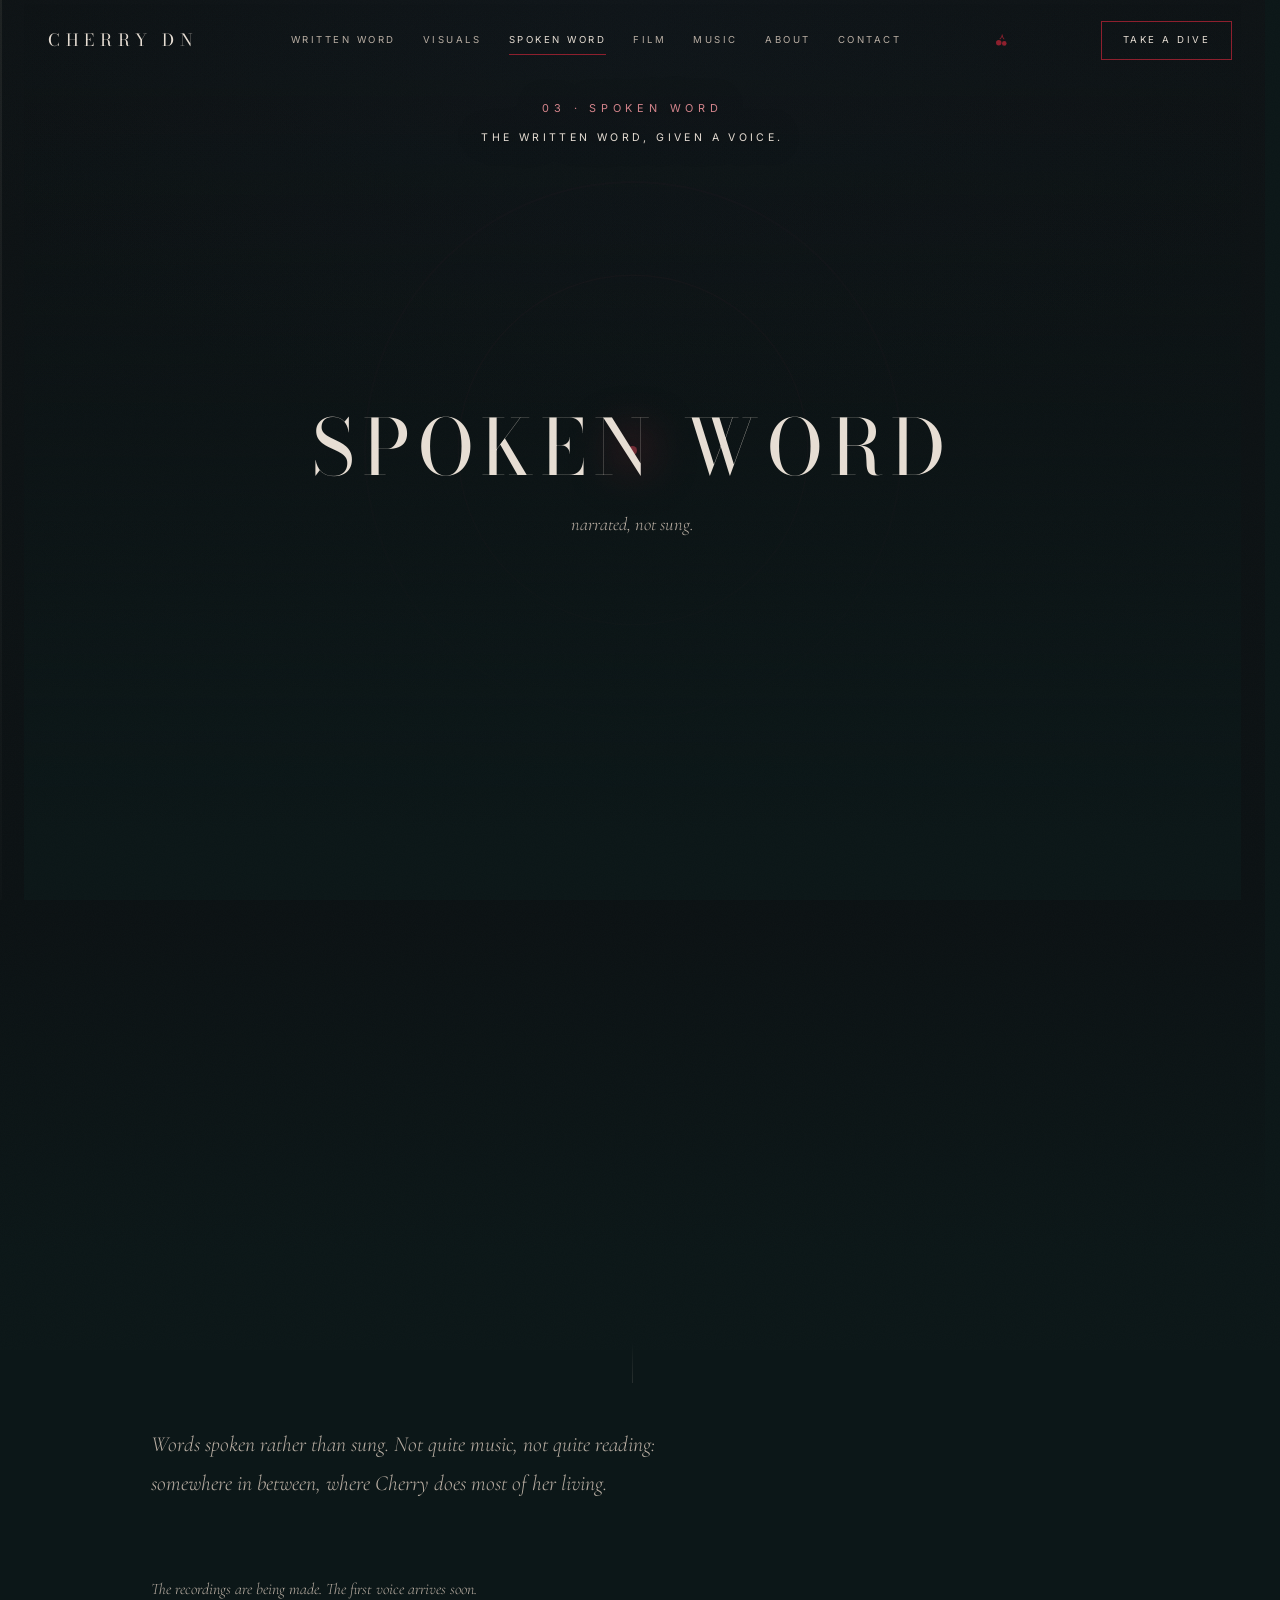
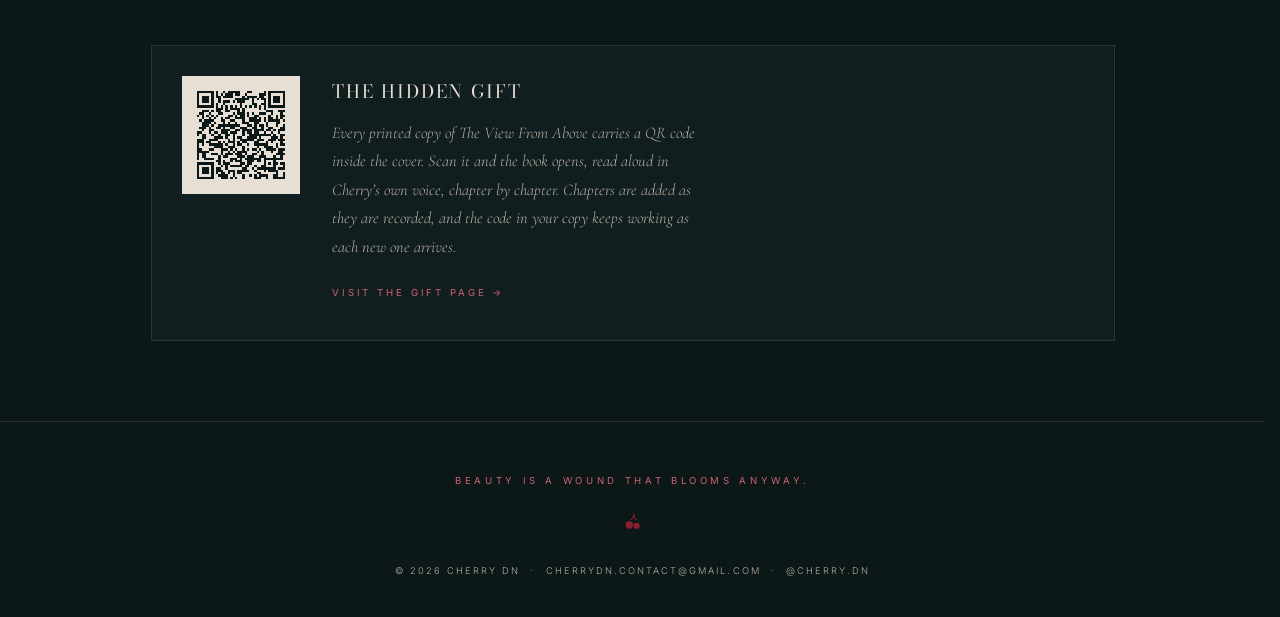
<file: spoken-word.html>
<!DOCTYPE html>
<html lang="en">
<head>
  <meta charset="UTF-8" />
  <meta name="viewport" content="width=device-width, initial-scale=1.0" />
  <title>Spoken Word · Cherry DN</title>
  <meta name="description" content="Cherry DN. Word, image, sound. Welcome to the paradise you carry within." />
  <link rel="icon" href="data:image/svg+xml,%3Csvg xmlns='http://www.w3.org/2000/svg' viewBox='0 0 100 100'%3E%3Ctext y='0.9em' font-size='90'%3E%F0%9F%8D%92%3C/text%3E%3C/svg%3E" />
  <link rel="preconnect" href="https://fonts.googleapis.com" />
  <link rel="preconnect" href="https://fonts.gstatic.com" crossorigin />
  <link href="https://fonts.googleapis.com/css2?family=Bodoni+Moda:opsz,wght@6..96,400;6..96,500&family=Inter:wght@300;400;500&family=Cormorant+Garamond:ital,wght@0,400;0,500;1,400;1,500&family=Great+Vibes&display=swap" rel="stylesheet" />
  <script>document.documentElement.classList.add("js");if(!("onpagereveal" in window))document.documentElement.classList.add("fade");/* her colours, before the first paint */try{var m=JSON.parse(localStorage.getItem("cherry.mood")||"null");if(m)for(var k in m){if(/^--[a-z0-9-]{1,40}$/.test(k)&&typeof m[k]=="string"&&!/[;{}]/.test(m[k]))document.documentElement.style.setProperty(k,m[k]);}}catch(e){}</script>
  <link rel="stylesheet" href="css/cherry.css?v=62" />
</head>
<body class="stage-page">

  <div class="gauge" aria-hidden="true"><i class="gauge__fill"></i></div>

  <header class="nav">
    <a class="nav__logo" href="index.html">CHERRY&nbsp;DN</a>
    <nav class="nav__links" aria-label="Primary">
      <a href="written-word.html">Written Word</a>
      <a href="visuals.html">Visuals</a>
      <a href="spoken-word.html">Spoken Word</a>
      <a href="film.html">Film</a>
      <a href="music.html">Music</a>
      <a href="about.html">About</a>
      <a href="contact.html">Contact</a>
    </nav>
    <span class="nav__cherry" aria-hidden="true"><svg viewBox="0 0 24 24"><path d="M12.6 2.2c-.3 2.8-1.7 5.2-3.9 7.1l.9 1c1.4-1.2 2.5-2.6 3.3-4.2.6 1.7 1.6 3.2 3 4.4l.9-1c-2-1.8-3.1-4.3-2.9-7.1l-1.3-.2z"/><circle cx="7.6" cy="15.6" r="4.4"/><circle cx="16.4" cy="16.6" r="3.7"/></svg></span>
    <a class="nav__cta" href="book.html">Take a Dive</a>
    <button class="nav__burger" id="burger" type="button" aria-label="Menu" aria-expanded="false"><span></span><span></span></button>
  </header>

  <div class="menu" id="menu">
    <a href="book.html">The Book</a>
    <a href="written-word.html">Written Word</a>
    <a href="visuals.html">Visuals</a>
    <a href="spoken-word.html">Spoken Word</a>
    <a href="film.html">Film</a>
    <a href="music.html">Music</a>
    <a href="about.html">About</a>
    <a href="contact.html">Contact</a>
  </div>

  <main>

  <section class="astage astage--voice">
      <header class="dstage__crown">
        <p class="crown__num">03 &middot; spoken word</p>
        <p data-cms="sw_crown_tag" class="crown__tag">the written word, given a voice.</p>
      </header>
      <div class="astage__rings" aria-hidden="true"><i></i><i></i><i></i></div>
      <div class="astage__body">
        <h1 data-cms="sw_display" class="astage__display">SPOKEN WORD</h1>
        <p data-cms="sw_sub" class="astage__sub">narrated, not sung.</p>
      </div>
  </section>

    <div class="page">
    <p data-cms="sw_intro" class="spoken-intro" data-r>Words spoken rather than sung. Not quite music, not quite reading: somewhere in between, where Cherry does most of her living.</p>

    <!-- Her spoken word, filled from the Studio the way the songs are: one
         list until she names groups for it, then one list per group. The
         book read aloud is NOT here, it is the gift the printed copy opens,
         and it lives on gift.html. Empty until she imports her first piece,
         and the note below stands in while it is. -->
    <div class="chapters" data-voice="spoken"></div>

    <!-- shown only while nothing here plays: the moment one chapter is
         live this stands down, which is what her Studio promises -->
    <p data-cms="sw_note" class="spoken-note" data-media-note hidden>The recordings are being made. The first voice arrives soon.</p>

    <div class="giftpanel" data-r>
      <div class="giftpanel__qr" aria-hidden="true"><svg viewBox="0 0 21 21"><path d="M0 0h7v7H0zM2 2h3v3H2zM14 0h7v7h-7zM16 2h3v3h-3zM0 14h7v7H0zM2 16h3v3H2zM9 0h1v2H9zM11 1h2v1h-2zM9 3h2v2H9zM12 4h1v3h-1zM9 6h2v1H9zM0 9h2v1H0zM3 9h2v2H3zM6 9h1v1H6zM8 9h2v2H8zM11 9h1v1h-1zM13 8h1v2h-1zM15 9h2v1h-2zM18 9h1v2h-1zM20 8h1v3h-1zM1 11h1v2H1zM4 12h2v1H4zM7 11h1v2H7zM10 12h2v2h-2zM14 11h2v2h-2zM17 12h2v1h-2zM9 14h1v3H9zM11 15h2v1h-2zM14 14h1v2h-1zM16 15h2v2h-2zM19 14h2v1h-2zM9 18h2v2H9zM12 17h1v2h-1zM14 18h3v1h-3zM18 17h1v2h-1zM20 16h1v2h-1zM12 20h2v1h-2zM16 20h2v1h-2zM19 20h2v1h-2z"/></svg></div>
      <div>
        <h2 data-cms="sw_gift_title" class="giftpanel__title">The hidden gift</h2>
        <p data-cms="sw_gift_text" class="giftpanel__text">Every printed copy of <em>The View From Above</em> carries a QR code
        inside the cover. Scan it and the book opens, read aloud in Cherry&rsquo;s own voice,
        chapter by chapter. Chapters are added as they are recorded, and the code in your
        copy keeps working as each new one arrives.</p>
        <a class="rlink" href="gift.html">visit the gift page &rarr;</a>
      </div>
    </div>
    </div>
  </main>

  <footer class="foot">
    <p class="foot__line" data-cms="site_foot_line">Beauty is a wound that blooms anyway.</p>
    <div class="foot__cherry"><svg viewBox="0 0 24 24" aria-hidden="true"><path d="M12.6 2.2c-.3 2.8-1.7 5.2-3.9 7.1l.9 1c1.4-1.2 2.5-2.6 3.3-4.2.6 1.7 1.6 3.2 3 4.4l.9-1c-2-1.8-3.1-4.3-2.9-7.1l-1.3-.2z"/><circle cx="7.6" cy="15.6" r="4.4"/><circle cx="16.4" cy="16.6" r="3.7"/></svg></div>
    <p class="foot__meta">© 2026 Cherry DN &nbsp;·&nbsp; <a href="mailto:cherrydn.contact@gmail.com">cherrydn.contact@gmail.com</a> &nbsp;·&nbsp; <a href="https://instagram.com/cherry.dn" rel="noopener">@cherry.dn</a></p>
  </footer>

  <script src="js/cherry-config.js?v=1"></script>

  <script src="js/cherry.js?v=37"></script>

  <script src="js/cherry-qr.js?v=1"></script>

  <script src="js/cherry-mood.js?v=1"></script>

  <script src="js/cherry-data.js?v=16"></script>
</body>
</html>
</file>
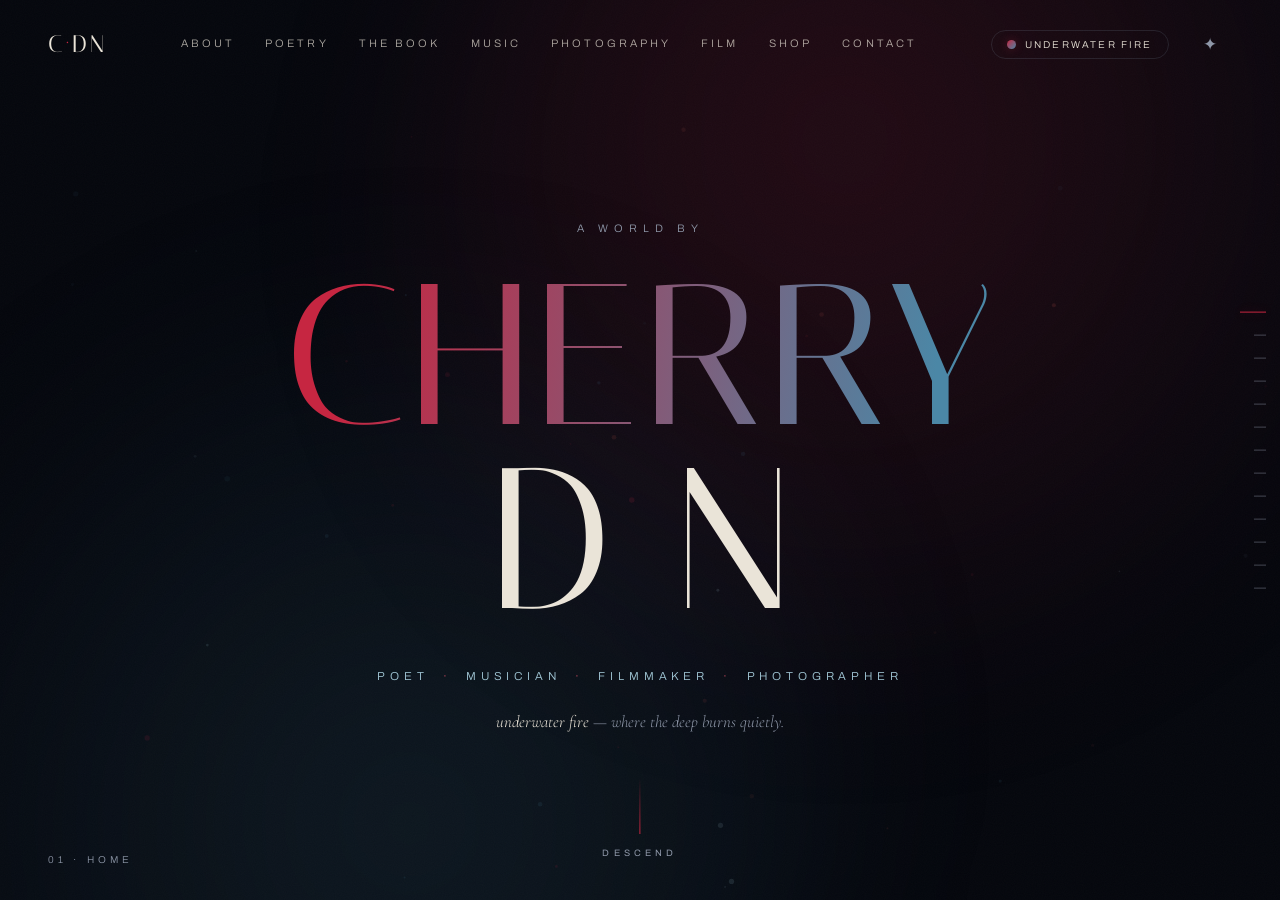
<file: template2.html>
<!DOCTYPE html>
<html lang="en" data-theme="fire">
<head>
  <meta charset="UTF-8" />
  <meta name="viewport" content="width=device-width, initial-scale=1.0" />
  <title>Cherry DN — Poet · Musician · Filmmaker</title>
  <meta name="description" content="Cherry DN is a multidisciplinary artist — poetry, music, photography and film. Enter the world of Underwater Fire." />
  <link rel="icon" href="data:image/svg+xml,%3Csvg xmlns='http://www.w3.org/2000/svg' viewBox='0 0 100 100'%3E%3Ctext y='0.9em' font-size='90'%3E%F0%9F%8D%92%3C/text%3E%3C/svg%3E" />
  <link rel="preconnect" href="https://fonts.googleapis.com" />
  <link rel="preconnect" href="https://fonts.gstatic.com" crossorigin />
  <link href="https://fonts.googleapis.com/css2?family=Cormorant+Garamond:ital,wght@0,300;0,400;0,500;0,600;1,300;1,400;1,500&family=Italiana&family=Archivo:wght@200;300;400;500&display=swap" rel="stylesheet" />
  <script>document.documentElement.classList.add("js");</script>
  <link rel="stylesheet" href="css/style2.css" />
</head>
<body>

  <!-- ======= ATMOSPHERE (aurora + washes + embers + grain) ======= -->
  <div class="atmosphere" aria-hidden="true">
    <div class="aurora aurora--cherry"></div>
    <div class="aurora aurora--blue"></div>
    <div class="wash wash--water"></div>
    <div class="wash wash--fire"></div>
    <div class="wash wash--earth"></div>
    <div class="wash wash--air"></div>
    <canvas id="embers"></canvas>
    <div class="grain"></div>
  </div>

  <!-- ======= NAVIGATION ======= -->
  <header class="nav" id="top">
    <a class="nav__monogram" href="#home" aria-label="Cherry DN — home">C<span>·</span>DN</a>

    <nav class="nav__links" aria-label="Primary">
      <a href="#about">About</a>
      <a href="#water">Poetry</a>
      <a href="#book">The Book</a>
      <a href="#music">Music</a>
      <a href="#photography">Photography</a>
      <a href="#film">Film</a>
      <a href="#shop">Shop</a>
      <a href="#contact">Contact</a>
    </nav>

    <div class="nav__right">
      <button class="theme-toggle" id="themeToggle" type="button" aria-label="Switch color mood">
        <span class="theme-toggle__dot"></span>
        <span class="theme-toggle__label" data-label>Underwater&nbsp;Fire</span>
      </button>
      <a class="nav__settings" href="settings.html" title="Templates — choose the site’s form" aria-label="Templates">✦</a>
      <button class="nav__burger" id="burger" type="button" aria-label="Open menu" aria-expanded="false">
        <span></span><span></span>
      </button>
    </div>
  </header>

  <!-- Mobile overlay menu -->
  <div class="menu" id="menu" aria-hidden="true">
    <nav class="menu__links" aria-label="Mobile">
      <a href="#about"><em>01</em>About</a>
      <a href="#water"><em>02</em>Poetry</a>
      <a href="#book"><em>03</em>The Book</a>
      <a href="#music"><em>04</em>Music</a>
      <a href="#photography"><em>05</em>Photography</a>
      <a href="#film"><em>06</em>Film</a>
      <a href="#shop"><em>07</em>Shop</a>
      <a href="#contact"><em>08</em>Contact</a>
    </nav>
    <p class="menu__foot">poet · musician · filmmaker</p>
  </div>

  <main>

    <!-- ======= SCENE 1 · HERO ======= -->
    <section class="hero scene" id="home" data-label="Home">
      <div class="scene__inner hero__inner">
        <p class="hero__kicker" data-flow>a world by</p>
        <h1 class="hero__name">
          <span class="hero__line hero__line--accent" data-flow>Cherry</span>
          <span class="hero__line hero__line--initials" data-flow>DN</span>
        </h1>
        <p class="hero__roles" data-flow>
          <span>poet</span><span>musician</span><span>filmmaker</span><span>photographer</span>
        </p>
        <p class="hero__tag" data-flow data-edit="hero-tag"><em>underwater fire</em> — where the deep burns quietly.</p>
      </div>
      <a class="hero__scroll" href="#about" aria-label="Continue">
        <span class="hero__scroll-line"></span>
        <span class="hero__scroll-word">descend</span>
      </a>
    </section>

    <!-- ======= SCENE 2 · ABOUT ======= -->
    <section class="about section scene" id="about" data-label="About">
      <div class="scene__inner">
        <div class="section__head" data-flow="left">
          <span class="section__ghost" aria-hidden="true">01</span>
          <span class="section__num">01</span>
          <h2 class="section__title">The Artist</h2>
        </div>

        <div class="about__grid">
          <figure class="about__portrait" data-flow="left">
            <div class="portrait-frame">
              <div class="portrait-frame__art"></div>
              <span class="portrait-frame__caption">portrait — still developing</span>
            </div>
          </figure>

          <div class="about__text">
            <p class="about__lede" data-flow data-edit="about-lede">
              Cherry DN is a multidisciplinary artist working at the meeting point of
              <em>word, sound and image</em> — where a poem becomes a song, a song becomes a film,
              and a film becomes a way of remembering.
            </p>
            <p data-flow data-edit="about-body">
              Her work moves like water over embers — unhurried, low-lit, warm beneath
              the surface. Through poetry collections, original music, photography and short film,
              she traces one long story — a becoming, told in elements.
            </p>
            <blockquote class="about__quote" data-flow data-edit="about-quote">
              “I don’t separate the disciplines.<br />They are one voice, wearing different dresses.”
            </blockquote>
          </div>
        </div>
      </div>
    </section>

    <!-- ======= SCENES 3-6 · THE ELEMENTS, ONE STAGE EACH ======= -->
    <section class="element-scene element-scene--water scene" id="water" data-label="Water">
      <div class="scene__inner element-stage">
        <p class="element-stage__eyebrow" data-flow>poetry · the elements — stage I</p>
        <h2 class="element-stage__name" data-flow>Water</h2>
        <p class="element-stage__greek" data-flow>ὕδωρ</p>
        <p class="element-stage__theme" data-flow data-edit="el1-theme">dissolving — grief, memory, surrender</p>
        <p class="element-stage__verse" data-flow data-edit="el1-verse">“I practiced drowning<br/>until the sea mistook me<br/>for one of her own.”</p>
      </div>
      <div class="element-stage__orb" aria-hidden="true"></div>
    </section>

    <section class="element-scene element-scene--fire scene" id="fire" data-label="Fire">
      <div class="scene__inner element-stage">
        <p class="element-stage__eyebrow" data-flow>the elements — stage II</p>
        <h2 class="element-stage__name" data-flow>Fire</h2>
        <p class="element-stage__greek" data-flow>πῦρ</p>
        <p class="element-stage__theme" data-flow data-edit="el2-theme">igniting — desire, anger, awakening</p>
        <p class="element-stage__verse" data-flow data-edit="el2-verse">“Even underwater<br/>something in me<br/>refused to go out.”</p>
      </div>
      <div class="element-stage__orb" aria-hidden="true"></div>
    </section>

    <section class="element-scene element-scene--earth scene" id="earth" data-label="Earth">
      <div class="scene__inner element-stage">
        <p class="element-stage__eyebrow" data-flow>the elements — stage III</p>
        <h2 class="element-stage__name" data-flow>Earth</h2>
        <p class="element-stage__greek" data-flow>γῆ</p>
        <p class="element-stage__theme" data-flow data-edit="el3-theme">rooting — healing, body, belonging</p>
        <p class="element-stage__verse" data-flow data-edit="el3-verse">“The earth took my ashes<br/>without asking<br/>what they had been.”</p>
      </div>
      <div class="element-stage__orb" aria-hidden="true"></div>
    </section>

    <section class="element-scene element-scene--air scene" id="air" data-label="Air">
      <div class="scene__inner element-stage">
        <p class="element-stage__eyebrow" data-flow>the elements — stage IV</p>
        <h2 class="element-stage__name" data-flow>Air</h2>
        <p class="element-stage__greek" data-flow>ἀήρ</p>
        <p class="element-stage__theme" data-flow data-edit="el4-theme">releasing — forgiveness, flight, return</p>
        <p class="element-stage__verse" data-flow data-edit="el4-verse">“What the water kept,<br/>what the fire spared —<br/>I exhale, and it is sky.”</p>
      </div>
      <div class="element-stage__orb" aria-hidden="true"></div>
    </section>

    <!-- ======= SCENE 7 · THE BOOK ======= -->
    <section class="book section scene" id="book" data-label="The Book">
      <div class="scene__inner">
        <div class="section__head" data-flow="left">
          <span class="section__ghost" aria-hidden="true">03</span>
          <span class="section__num">03</span>
          <h2 class="section__title">The Book</h2>
        </div>

        <div class="book__grid">
          <div class="book__stage" data-flow="scale">
            <div class="bookcover" aria-label="Book cover — Underwater Fire, poems by Cherry DN">
              <div class="bookcover__spine"></div>
              <div class="bookcover__pages"></div>
              <div class="bookcover__front">
                <span class="bookcover__topline">poems</span>
                <span class="bookcover__title">Underwater<br/>Fire</span>
                <span class="bookcover__author"><i></i>Cherry DN</span>
              </div>
            </div>
          </div>

          <div class="book__text">
            <p class="book__lede" data-flow data-edit="book-lede">
              <em>Underwater Fire</em> is a poetry collection in four movements — water, fire,
              earth, air — charting a woman’s becoming from dissolution to flight.
            </p>
            <ul class="book__movements" data-flow aria-label="The four movements">
              <li><em>I</em> ὕδωρ · water</li>
              <li><em>II</em> πῦρ · fire</li>
              <li><em>III</em> γῆ · earth</li>
              <li><em>IV</em> ἀήρ · air</li>
            </ul>

            <p class="book__excerpt" data-flow data-edit="book-excerpt">
              “She learned the names of water<br/>the way fire learns a house — <em>by heart, by ruin.</em>”
            </p>

            <p class="book__edition" data-flow data-edit="book-edition">first edition · hand-numbered · signed by the author</p>

            <div class="book__gift" data-flow>
              <div class="qr" aria-hidden="true">
                <svg viewBox="0 0 21 21" class="qr__svg">
                  <path d="M0 0h7v7H0zM2 2h3v3H2zM14 0h7v7h-7zM16 2h3v3h-3zM0 14h7v7H0zM2 16h3v3H2zM9 0h1v2H9zM11 1h2v1h-2zM9 3h2v2H9zM12 4h1v3h-1zM9 6h2v1H9zM0 9h2v1H0zM3 9h2v2H3zM6 9h1v1H6zM8 9h2v2H8zM11 9h1v1h-1zM13 8h1v2h-1zM15 9h2v1h-2zM18 9h1v2h-1zM20 8h1v3h-1zM1 11h1v2H1zM4 12h2v1H4zM7 11h1v2H7zM10 12h2v2h-2zM14 11h2v2h-2zM17 12h2v1h-2zM9 14h1v3H9zM11 15h2v1h-2zM14 14h1v2h-1zM16 15h2v2h-2zM19 14h2v1h-2zM9 18h2v2H9zM12 17h1v2h-1zM14 18h3v1h-3zM18 17h1v2h-1zM20 16h1v2h-1zM12 20h2v1h-2zM16 20h2v1h-2zM19 20h2v1h-2z"/>
                </svg>
              </div>
              <div class="book__gift-text">
                <h3 data-edit="gift-title">The hidden gift</h3>
                <p data-edit="gift-body">Every printed copy carries a QR code inside the cover. Scan it,
                and the audiobook — read by Cherry — arrives as a gift, free with the book.</p>
                <a class="gift-link" href="gift.html">preview the gift page →</a>
              </div>
            </div>

            <a class="btn" href="#shop" data-flow>Reserve a signed edition</a>
          </div>
        </div>
      </div>
    </section>

    <!-- ======= SCENE 8 · MUSIC ======= -->
    <section class="music section scene" id="music" data-label="Music">
      <div class="scene__inner">
        <div class="section__head" data-flow="right">
          <span class="section__ghost" aria-hidden="true">04</span>
          <span class="section__num">04</span>
          <h2 class="section__title">Music</h2>
          <p class="section__sub" data-edit="music-sub">Songs from the same water, wherever you listen.</p>
        </div>

        <ul class="tracks">
          <li class="track track--water" data-flow data-track="1">
            <button class="track__play" type="button" aria-label="Play Saltwater Hymn"></button>
            <div class="track__meta">
              <span class="track__title" data-edit="track1-title">Saltwater Hymn</span>
              <span class="track__note" data-edit="track1-note">single — from the Water movement</span>
            </div>
            <span class="track__eq" aria-hidden="true"><i></i><i></i><i></i><i></i><i></i></span>
            <span class="track__len" data-edit="track1-len">3:47</span>
          </li>
          <li class="track track--fire" data-flow data-track="2">
            <button class="track__play" type="button" aria-label="Play Ember (Don’t Go Out)"></button>
            <div class="track__meta">
              <span class="track__title" data-edit="track2-title">Ember (Don’t Go Out)</span>
              <span class="track__note" data-edit="track2-note">single — from the Fire movement</span>
            </div>
            <span class="track__eq" aria-hidden="true"><i></i><i></i><i></i><i></i><i></i></span>
            <span class="track__len" data-edit="track2-len">4:12</span>
          </li>
          <li class="track track--earth" data-flow data-track="3">
            <button class="track__play" type="button" aria-label="Play Seeds / Ashes"></button>
            <div class="track__meta">
              <span class="track__title" data-edit="track3-title">Seeds / Ashes</span>
              <span class="track__note" data-edit="track3-note">demo — from the Earth movement</span>
            </div>
            <span class="track__eq" aria-hidden="true"><i></i><i></i><i></i><i></i><i></i></span>
            <span class="track__len" data-edit="track3-len">2:58</span>
          </li>
          <li class="track track--air track--unreleased" data-flow data-track="4">
            <button class="track__play" type="button" aria-label="Play Exhale (It Is Sky)"></button>
            <div class="track__meta">
              <span class="track__title" data-edit="track4-title">Exhale (It Is Sky)</span>
              <span class="track__note" data-edit="track4-note">unreleased — from the Air movement</span>
            </div>
            <span class="track__eq" aria-hidden="true"><i></i><i></i><i></i><i></i><i></i></span>
            <span class="track__len" data-edit="track4-len">—:—</span>
          </li>
        </ul>

        <div class="music__platforms" data-flow="fade">
          <span class="music__platforms-label">streaming</span>
          <a href="#" class="platform">Spotify</a>
          <a href="#" class="platform">Apple Music</a>
          <a href="#" class="platform">YouTube</a>
          <a href="#" class="platform">Bandcamp</a>
        </div>
      </div>
    </section>

    <!-- ======= SCENE 9 · PHOTOGRAPHY ======= -->
    <section class="photo section scene" id="photography" data-label="Photography">
      <div class="scene__inner">
        <div class="section__head" data-flow="left">
          <span class="section__ghost" aria-hidden="true">05</span>
          <span class="section__num">05</span>
          <h2 class="section__title">Photography</h2>
          <p class="section__sub" data-edit="photo-sub">Visual studies — light behaving like feeling.</p>
        </div>

        <div class="photo__grid">
          <figure class="photo__item" data-flow>
            <div class="photo__art photo__art--1"></div>
            <figcaption data-edit="photo-cap-1">Series I — <em>Saltwater</em></figcaption>
          </figure>
          <figure class="photo__item" data-flow>
            <div class="photo__art photo__art--2"></div>
            <figcaption data-edit="photo-cap-2">Series II — <em>Ignition</em></figcaption>
          </figure>
          <figure class="photo__item" data-flow>
            <div class="photo__art photo__art--3"></div>
            <figcaption data-edit="photo-cap-3">Series III — <em>Root &amp; Bone</em></figcaption>
          </figure>
          <figure class="photo__item" data-flow>
            <div class="photo__art photo__art--4"></div>
            <figcaption data-edit="photo-cap-4">Series IV — <em>Open Sky</em></figcaption>
          </figure>
        </div>
      </div>
    </section>

    <!-- ======= SCENE 10 · FILM ======= -->
    <section class="film section scene" id="film" data-label="Film">
      <div class="scene__inner">
        <div class="section__head" data-flow="right">
          <span class="section__ghost" aria-hidden="true">06</span>
          <span class="section__num">06</span>
          <h2 class="section__title">Film</h2>
          <p class="section__sub" data-edit="film-sub">Moving image — poems meant to be watched in the dark.</p>
        </div>

        <div class="film__grid">
          <figure class="film__item" data-flow="scale">
            <div class="film__still film__still--1">
              <span class="film__play" aria-hidden="true"></span>
            </div>
            <figcaption>
              <span class="film__title" data-edit="film1-title">Underwater Fire — visual poem</span>
              <span class="film__note" data-edit="film1-note">short film · 06:24</span>
            </figcaption>
          </figure>
          <figure class="film__item" data-flow="scale">
            <div class="film__still film__still--2">
              <span class="film__play" aria-hidden="true"></span>
            </div>
            <figcaption>
              <span class="film__title" data-edit="film2-title">Saltwater Hymn — official video</span>
              <span class="film__note" data-edit="film2-note">music video · 03:47</span>
            </figcaption>
          </figure>
        </div>
      </div>
    </section>

    <!-- ======= SCENE 11 · SHOP ======= -->
    <section class="shop section scene" id="shop" data-label="Shop">
      <div class="scene__inner">
        <div class="section__head" data-flow="right">
          <span class="section__ghost" aria-hidden="true">07</span>
          <span class="section__num">07</span>
          <h2 class="section__title">Shop</h2>
          <p class="section__sub" data-edit="shop-sub">Objects from the world — books, prints, signed things.</p>
        </div>

        <div class="shop__grid">
          <article class="product" data-flow>
            <div class="product__art product__art--book">
              <span class="product__badge">signed</span>
            </div>
            <h3 class="product__name" data-edit="prod1-name">Underwater Fire — Signed First Edition</h3>
            <p class="product__desc" data-edit="prod1-desc">Hand-numbered, signed by Cherry. Audiobook gift included via QR.</p>
            <div class="product__row">
              <span class="product__price" data-edit="prod1-price">€34</span>
              <a class="arrow-link" href="#contact">reserve →</a>
            </div>
          </article>

          <article class="product" data-flow>
            <div class="product__art product__art--print">
              <span class="product__badge">limited</span>
            </div>
            <h3 class="product__name" data-edit="prod2-name">“Ember” — Art Print</h3>
            <p class="product__desc" data-edit="prod2-desc">Museum-grade giclée, edition of 50. From the Ignition series.</p>
            <div class="product__row">
              <span class="product__price" data-edit="prod2-price">€58</span>
              <a class="arrow-link" href="#contact">reserve →</a>
            </div>
          </article>

          <article class="product" data-flow>
            <div class="product__art product__art--bundle">
              <span class="product__badge">bundle</span>
            </div>
            <h3 class="product__name" data-edit="prod3-name">The Deep — Collector’s Bundle</h3>
            <p class="product__desc" data-edit="prod3-desc">Signed book, art print, and a handwritten line from the poem of your choosing.</p>
            <div class="product__row">
              <span class="product__price" data-edit="prod3-price">€95</span>
              <a class="arrow-link" href="#contact">reserve the bundle →</a>
            </div>
          </article>
        </div>
      </div>
    </section>

    <!-- ======= SCENE 12 · NEWSLETTER ======= -->
    <section class="letters section scene" id="letters" data-label="Letters">
      <div class="scene__inner">
        <div class="letters__inner" data-flow="fade">
          <h2 class="letters__title" data-edit="letters-title">Letters from the Deep</h2>
          <p class="letters__sub" data-edit="letters-sub">New poems, songs and films — sent rarely, written carefully.</p>
          <form class="letters__form" id="newsletterForm" novalidate>
            <label class="sr-only" for="email">Email address</label>
            <input class="letters__input" id="email" name="email" type="email" placeholder="where should the letters find you?" aria-describedby="newsletterErr" required />
            <button class="arrow-link" type="submit">receive the letters →</button>
          </form>
          <p class="letters__ok" id="newsletterOk" role="status" tabindex="-1" hidden>Welcome to the deep. A letter will find you soon.</p>
          <p class="letters__err" id="newsletterErr" role="alert" hidden>Please enter a valid email address.</p>
        </div>
      </div>
    </section>

    <!-- ======= SCENE 13 · CONTACT / FOOTER ======= -->
    <footer class="footer scene" id="contact" data-label="Contact">
      <div class="scene__inner">
        <div class="footer__grid">
          <div class="footer__block" data-flow="left">
            <h2 class="footer__title">Cherry<br/>DN</h2>
            <p class="footer__tag" data-edit="footer-tag"><em>underwater fire</em> — where the deep burns quietly.</p>
          </div>

          <div class="footer__block" data-flow>
            <span class="footer__label">contact</span>
            <a class="footer__mail" href="mailto:hello@cherrydn.art">hello@cherrydn.art</a>
            <p class="footer__note" data-edit="footer-note">press · bookings · collaborations</p>
          </div>

          <div class="footer__block" data-flow>
            <span class="footer__label">follow</span>
            <nav class="footer__social" aria-label="Social media">
              <a href="#">Instagram</a>
              <a href="#">YouTube</a>
              <a href="#">Spotify</a>
              <a href="#">TikTok</a>
            </nav>
          </div>
        </div>

        <div class="footer__base" data-flow="fade">
          <span>© 2026 Cherry DN. All rights reserved.</span>
          <button class="footer__curate" id="curateBtn" type="button">✦ curate</button>
          <a class="footer__curate" href="settings.html">✦ templates</a>
          <a href="#home" class="footer__up">back to the surface ↑</a>
        </div>
      </div>
    </footer>

  </main>

  <script src="js/main2.js"></script>
</body>
</html>
</file>
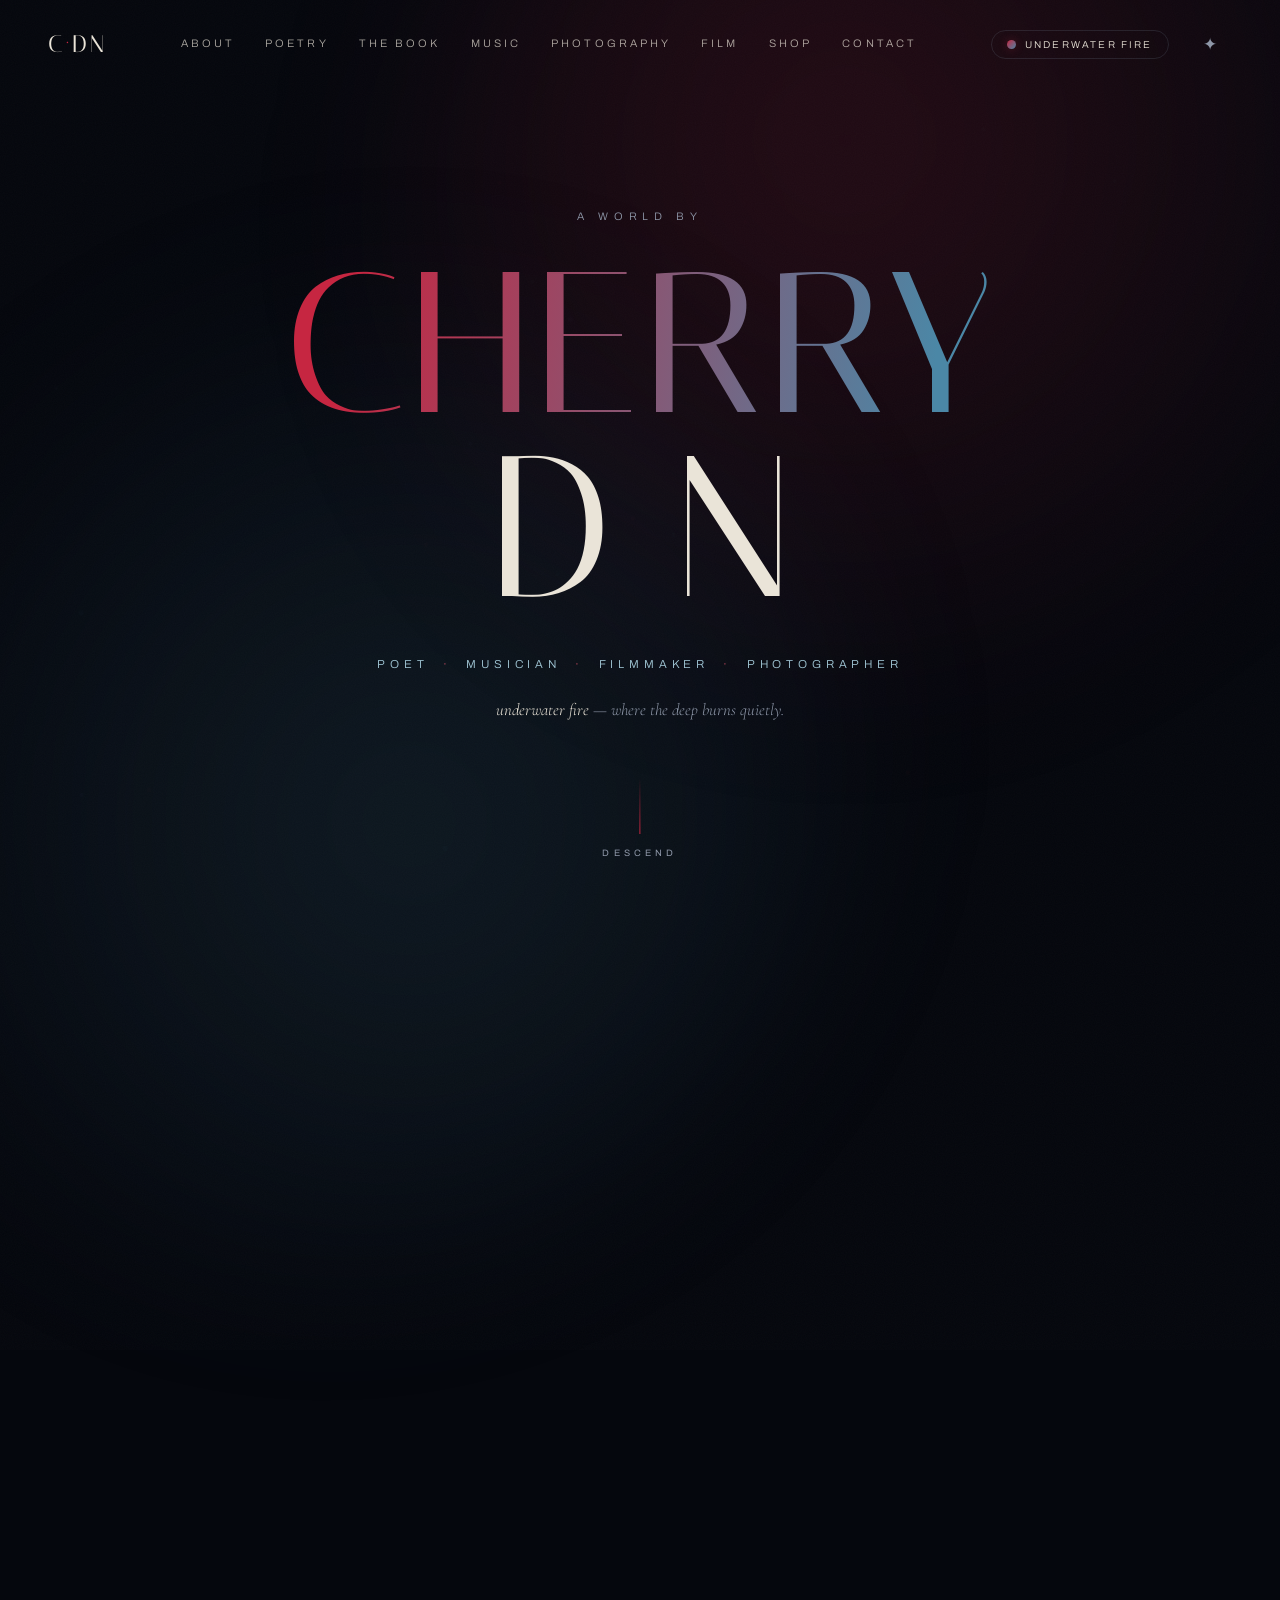
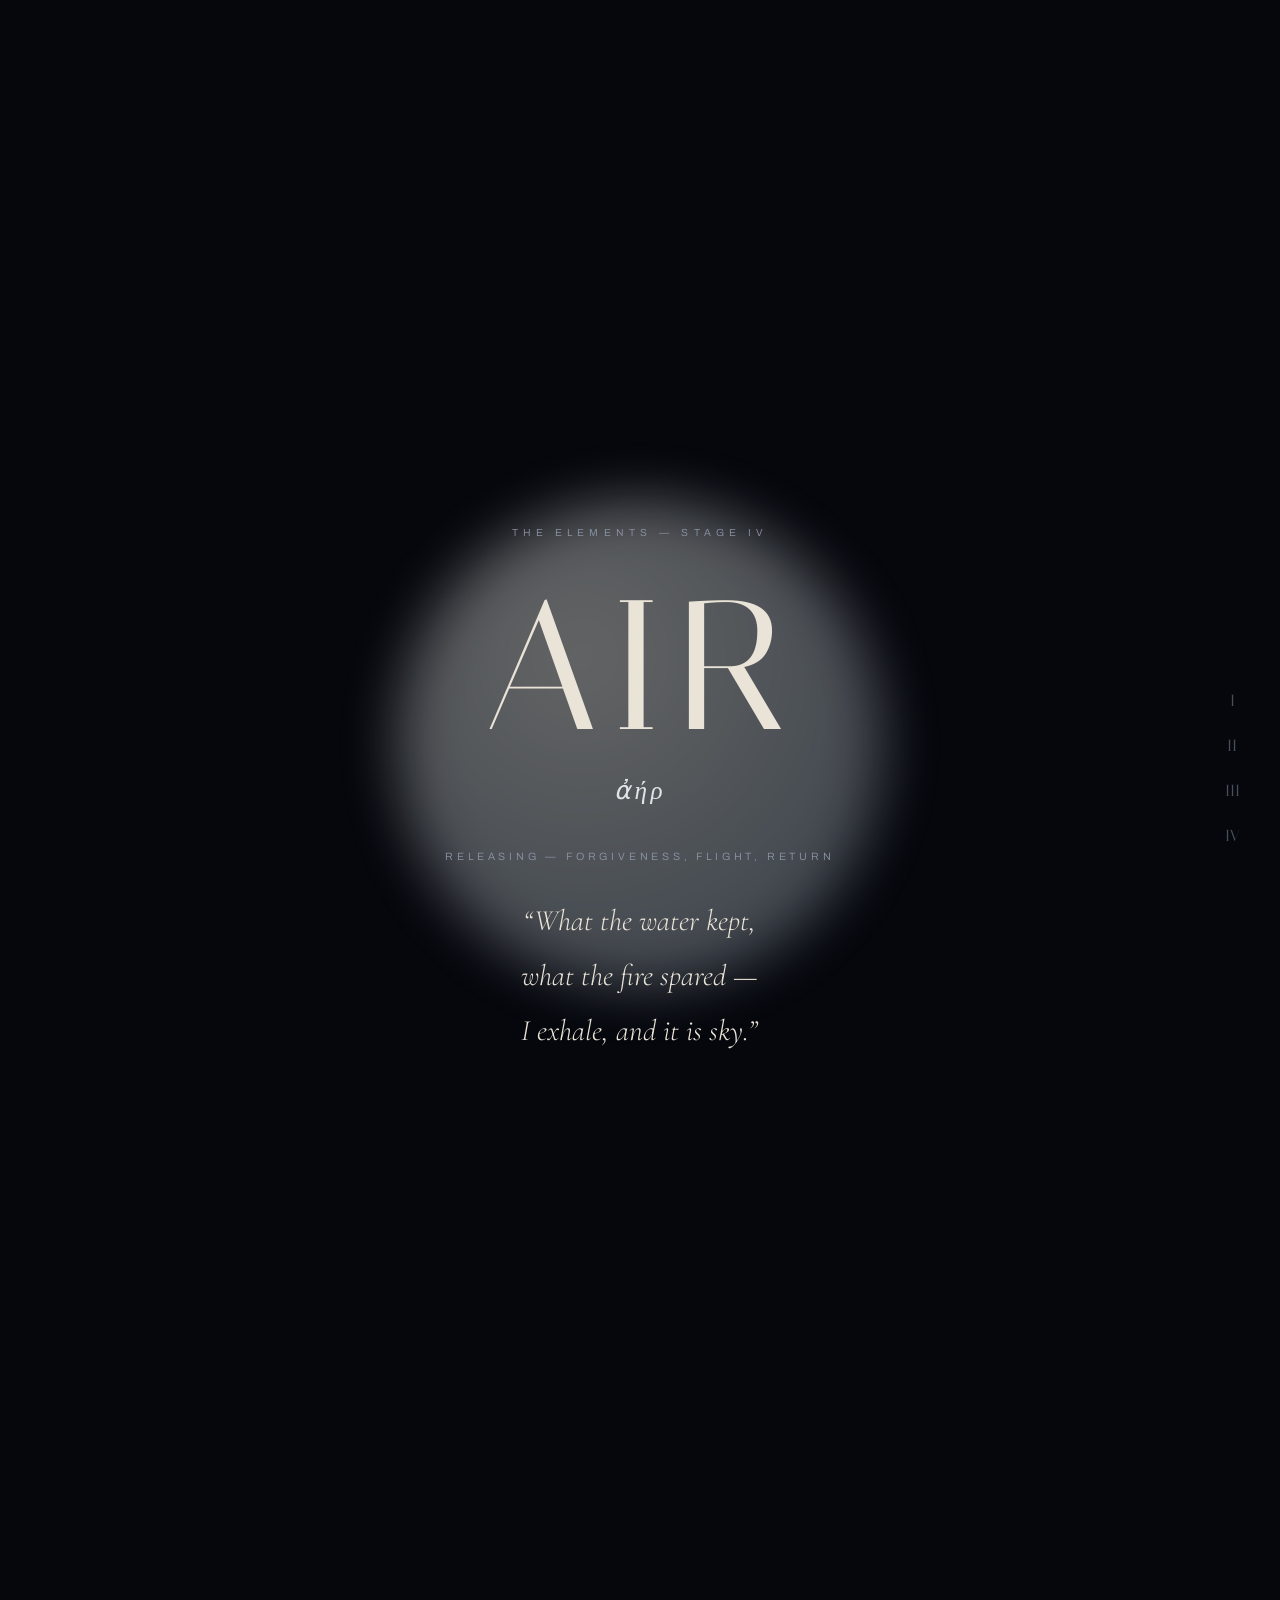
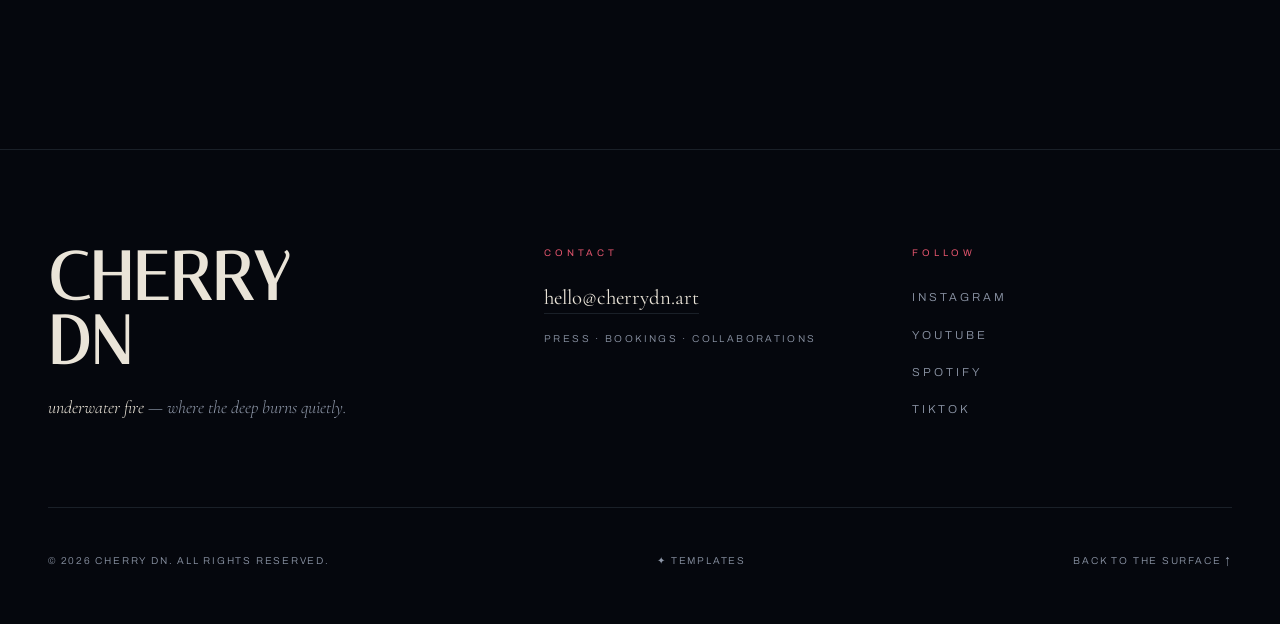
<file: template3.html>
<!DOCTYPE html>
<html lang="en" data-theme="fire">
<head>
  <meta charset="UTF-8" />
  <meta name="viewport" content="width=device-width, initial-scale=1.0" />
  <title>Cherry DN — Poet · Musician · Filmmaker</title>
  <meta name="description" content="Cherry DN is a multidisciplinary artist — poetry, music, photography and film. Enter the world of Underwater Fire." />
  <link rel="icon" href="data:image/svg+xml,%3Csvg xmlns='http://www.w3.org/2000/svg' viewBox='0 0 100 100'%3E%3Ctext y='0.9em' font-size='90'%3E%F0%9F%8D%92%3C/text%3E%3C/svg%3E" />
  <link rel="preconnect" href="https://fonts.googleapis.com" />
  <link rel="preconnect" href="https://fonts.gstatic.com" crossorigin />
  <link href="https://fonts.googleapis.com/css2?family=Cormorant+Garamond:ital,wght@0,300;0,400;0,500;0,600;1,300;1,400;1,500&family=Italiana&family=Archivo:wght@200;300;400;500&display=swap" rel="stylesheet" />
  <script>document.documentElement.classList.add("js");</script>
  <link rel="stylesheet" href="css/style3.css" />
</head>
<body>

  <!-- ======= ATMOSPHERE (aurora + embers + grain) ======= -->
  <div class="atmosphere" aria-hidden="true">
    <div class="aurora aurora--cherry"></div>
    <div class="aurora aurora--blue"></div>
    <div class="wash wash--water"></div>
    <div class="wash wash--fire"></div>
    <div class="wash wash--earth"></div>
    <div class="wash wash--air"></div>
    <canvas id="embers"></canvas>
    <div class="grain"></div>
  </div>

  <!-- ======= NAVIGATION ======= -->
  <header class="nav" id="top">
    <a class="nav__monogram" href="#top" aria-label="Cherry DN — home">C<span>·</span>DN</a>

    <nav class="nav__links" aria-label="Primary">
      <a href="#about">About</a>
      <a href="#elements">Poetry</a>
      <a href="#book">The Book</a>
      <a href="#music">Music</a>
      <a href="#photography">Photography</a>
      <a href="#film">Film</a>
      <a href="#shop">Shop</a>
      <a href="#contact">Contact</a>
    </nav>

    <div class="nav__right">
      <button class="theme-toggle" id="themeToggle" type="button" aria-label="Switch color mood">
        <span class="theme-toggle__dot"></span>
        <span class="theme-toggle__label" data-label>Underwater&nbsp;Fire</span>
      </button>
      <a class="nav__settings" href="settings.html" title="Templates — choose the site’s form" aria-label="Templates">✦</a>
      <button class="nav__burger" id="burger" type="button" aria-label="Open menu" aria-expanded="false">
        <span></span><span></span>
      </button>
    </div>
  </header>

  <!-- Mobile overlay menu -->
  <div class="menu" id="menu" aria-hidden="true">
    <nav class="menu__links" aria-label="Mobile">
      <a href="#about"><em>01</em>About</a>
      <a href="#elements"><em>02</em>Poetry</a>
      <a href="#book"><em>03</em>The Book</a>
      <a href="#music"><em>04</em>Music</a>
      <a href="#photography"><em>05</em>Photography</a>
      <a href="#film"><em>06</em>Film</a>
      <a href="#shop"><em>07</em>Shop</a>
      <a href="#contact"><em>08</em>Contact</a>
    </nav>
    <p class="menu__foot">poet · musician · filmmaker</p>
  </div>

  <main>

    <!-- ======= HERO ======= -->
    <section class="hero">
      <p class="hero__kicker" data-reveal>a world by</p>
      <h1 class="hero__name">
        <span class="hero__line hero__line--accent" data-reveal>Cherry</span>
        <span class="hero__line hero__line--initials" data-reveal>DN</span>
      </h1>
      <p class="hero__roles" data-reveal>
        <span>poet</span><span>musician</span><span>filmmaker</span><span>photographer</span>
      </p>
      <p class="hero__tag" data-reveal data-edit="hero-tag"><em>underwater fire</em> — where the deep burns quietly.</p>
      <a class="hero__scroll" href="#about" aria-label="Scroll down">
        <span class="hero__scroll-line"></span>
        <span class="hero__scroll-word">descend</span>
      </a>
    </section>

    <!-- ======= ABOUT ======= -->
    <section class="about section" id="about">
      <div class="section__head" data-flow="left">
        <span class="section__num">01</span>
        <h2 class="section__title">The Artist</h2>
      </div>

      <div class="about__grid">
        <figure class="about__portrait" data-flow="left">
          <div class="portrait-frame">
            <div class="portrait-frame__art"></div>
            <span class="portrait-frame__caption">portrait — still developing</span>
          </div>
        </figure>

        <div class="about__text">
          <p class="about__lede" data-flow data-lag="1" data-edit="about-lede">
            Cherry DN is a multidisciplinary artist working at the meeting point of
            <em>word, sound and image</em> — where a poem becomes a song, a song becomes a film,
            and a film becomes a way of remembering.
          </p>
          <p data-flow data-lag="2" data-edit="about-body">
            Her work moves like water over embers — unhurried, low-lit, warm beneath
            the surface. Through poetry collections, original music, photography and short film,
            she traces one long story — a becoming, told in elements.
          </p>
          <blockquote class="about__quote" data-flow data-lag="3" data-edit="about-quote">
            “I don’t separate the disciplines.<br />They are one voice, wearing different dresses.”
          </blockquote>
        </div>
      </div>
    </section>

    <!-- ======= POETRY — THE PINNED ELEMENT STAGES ======= -->
    <section class="elements-pin" id="elements" aria-label="Poetry — the elements">
      <div class="elements-pin__viewport">
        <div class="pin-stage element-stage--water">
          <div class="pin-stage__inner">
            <p class="element-stage__eyebrow">poetry · the elements — stage I</p>
            <h2 class="element-stage__name">Water</h2>
            <p class="element-stage__greek">ὕδωρ</p>
            <p class="element-stage__theme" data-edit="el1-theme">dissolving — grief, memory, surrender</p>
            <p class="element-stage__verse" data-edit="el1-verse">“I practiced drowning<br/>until the sea mistook me<br/>for one of her own.”</p>
          </div>
          <div class="element-stage__orb" aria-hidden="true"></div>
        </div>

        <div class="pin-stage element-stage--fire">
          <div class="pin-stage__inner">
            <p class="element-stage__eyebrow">the elements — stage II</p>
            <h2 class="element-stage__name">Fire</h2>
            <p class="element-stage__greek">πῦρ</p>
            <p class="element-stage__theme" data-edit="el2-theme">igniting — desire, anger, awakening</p>
            <p class="element-stage__verse" data-edit="el2-verse">“Even underwater<br/>something in me<br/>refused to go out.”</p>
          </div>
          <div class="element-stage__orb" aria-hidden="true"></div>
        </div>

        <div class="pin-stage element-stage--earth">
          <div class="pin-stage__inner">
            <p class="element-stage__eyebrow">the elements — stage III</p>
            <h2 class="element-stage__name">Earth</h2>
            <p class="element-stage__greek">γῆ</p>
            <p class="element-stage__theme" data-edit="el3-theme">rooting — healing, body, belonging</p>
            <p class="element-stage__verse" data-edit="el3-verse">“The earth took my ashes<br/>without asking<br/>what they had been.”</p>
          </div>
          <div class="element-stage__orb" aria-hidden="true"></div>
        </div>

        <div class="pin-stage element-stage--air">
          <div class="pin-stage__inner">
            <p class="element-stage__eyebrow">the elements — stage IV</p>
            <h2 class="element-stage__name">Air</h2>
            <p class="element-stage__greek">ἀήρ</p>
            <p class="element-stage__theme" data-edit="el4-theme">releasing — forgiveness, flight, return</p>
            <p class="element-stage__verse" data-edit="el4-verse">“What the water kept,<br/>what the fire spared —<br/>I exhale, and it is sky.”</p>
          </div>
          <div class="element-stage__orb" aria-hidden="true"></div>
        </div>

        <div class="pin-progress" aria-label="Element stages">
          <button class="pin-progress__mark" type="button" aria-label="Water">I</button>
          <button class="pin-progress__mark" type="button" aria-label="Fire">II</button>
          <button class="pin-progress__mark" type="button" aria-label="Earth">III</button>
          <button class="pin-progress__mark" type="button" aria-label="Air">IV</button>
        </div>
      </div>
    </section>

    <!-- ======= THE BOOK ======= -->
    <section class="book section" id="book">
      <div class="section__head" data-flow="left">
        <span class="section__num">03</span>
        <h2 class="section__title">The Book</h2>
      </div>

      <div class="book__grid">
        <div class="book__stage" data-flow="scale">
          <div class="bookcover" aria-label="Book cover — Underwater Fire, poems by Cherry DN">
            <div class="bookcover__spine"></div>
            <div class="bookcover__front">
              <span class="bookcover__topline">poems</span>
              <span class="bookcover__title">Underwater<br/>Fire</span>
              <span class="bookcover__author">Cherry DN</span>
            </div>
          </div>
        </div>

        <div class="book__text">
          <p class="book__lede" data-flow data-lag="1" data-edit="book-lede">
            <em>Underwater Fire</em> is a poetry collection in four movements — water, fire,
            earth, air — charting a woman’s becoming from dissolution to flight.
          </p>
          <p data-flow data-lag="2" data-edit="book-body">
            Available as a signed first edition, with hand-numbered copies and
            an art print of the cover.
          </p>

          <div class="book__gift" data-flow data-lag="3">
            <div class="qr" aria-hidden="true">
              <svg viewBox="0 0 21 21" class="qr__svg">
                <path d="M0 0h7v7H0zM2 2h3v3H2zM14 0h7v7h-7zM16 2h3v3h-3zM0 14h7v7H0zM2 16h3v3H2zM9 0h1v2H9zM11 1h2v1h-2zM9 3h2v2H9zM12 4h1v3h-1zM9 6h2v1H9zM0 9h2v1H0zM3 9h2v2H3zM6 9h1v1H6zM8 9h2v2H8zM11 9h1v1h-1zM13 8h1v2h-1zM15 9h2v1h-2zM18 9h1v2h-1zM20 8h1v3h-1zM1 11h1v2H1zM4 12h2v1H4zM7 11h1v2H7zM10 12h2v2h-2zM14 11h2v2h-2zM17 12h2v1h-2zM9 14h1v3H9zM11 15h2v1h-2zM14 14h1v2h-1zM16 15h2v2h-2zM19 14h2v1h-2zM9 18h2v2H9zM12 17h1v2h-1zM14 18h3v1h-3zM18 17h1v2h-1zM20 16h1v2h-1zM12 20h2v1h-2zM16 20h2v1h-2zM19 20h2v1h-2z"/>
              </svg>
            </div>
            <div class="book__gift-text">
              <h3 data-edit="gift-title">The hidden gift</h3>
              <p data-edit="gift-body">Every printed copy carries a QR code inside the cover. Scan it,
              and the audiobook — read by Cherry — arrives as a gift, free with the book.</p>
              <a class="gift-link" href="gift.html">preview the gift page →</a>
            </div>
          </div>

          <a class="btn" href="#shop" data-flow data-lag="4">Reserve a signed edition</a>
        </div>
      </div>
    </section>

    <!-- ======= MUSIC ======= -->
    <section class="music section" id="music">
      <div class="section__head" data-flow="right">
        <span class="section__num">04</span>
        <h2 class="section__title">Music</h2>
        <p class="section__sub" data-edit="music-sub">Songs from the same water, wherever you listen.</p>
      </div>

      <ul class="tracks">
        <li class="track" data-flow data-track="1">
          <button class="track__play" type="button" aria-label="Play Saltwater Hymn"></button>
          <div class="track__meta">
            <span class="track__title" data-edit="track1-title">Saltwater Hymn</span>
            <span class="track__note" data-edit="track1-note">single — from the Water movement</span>
          </div>
          <span class="track__len" data-edit="track1-len">3:47</span>
        </li>
        <li class="track" data-flow data-lag="1" data-track="2">
          <button class="track__play" type="button" aria-label="Play Ember (Don’t Go Out)"></button>
          <div class="track__meta">
            <span class="track__title" data-edit="track2-title">Ember (Don’t Go Out)</span>
            <span class="track__note" data-edit="track2-note">single — from the Fire movement</span>
          </div>
          <span class="track__len" data-edit="track2-len">4:12</span>
        </li>
        <li class="track" data-flow data-lag="2" data-track="3">
          <button class="track__play" type="button" aria-label="Play Seeds / Ashes"></button>
          <div class="track__meta">
            <span class="track__title" data-edit="track3-title">Seeds / Ashes</span>
            <span class="track__note" data-edit="track3-note">demo — from the Earth movement</span>
          </div>
          <span class="track__len" data-edit="track3-len">2:58</span>
        </li>
        <li class="track track--unreleased" data-flow data-lag="3" data-track="4">
          <button class="track__play" type="button" aria-label="Play Exhale (It Is Sky)"></button>
          <div class="track__meta">
            <span class="track__title" data-edit="track4-title">Exhale (It Is Sky)</span>
            <span class="track__note" data-edit="track4-note">unreleased — from the Air movement</span>
          </div>
          <span class="track__len" data-edit="track4-len">—:—</span>
        </li>
      </ul>

      <div class="music__platforms" data-flow="fade">
        <span class="music__platforms-label">streaming</span>
        <a href="#" class="platform">Spotify</a>
        <a href="#" class="platform">Apple Music</a>
        <a href="#" class="platform">YouTube</a>
        <a href="#" class="platform">Bandcamp</a>
      </div>
    </section>

    <!-- ======= PHOTOGRAPHY ======= -->
    <section class="photo section" id="photography">
      <div class="section__head" data-flow="left">
        <span class="section__num">05</span>
        <h2 class="section__title">Photography</h2>
        <p class="section__sub" data-edit="photo-sub">Visual studies — light behaving like feeling.</p>
      </div>

      <div class="photo__grid">
        <figure class="photo__item photo__item--tall" data-flow>
          <div class="photo__art photo__art--1" data-drift="0.05"></div>
          <figcaption data-edit="photo-cap-1">Series I — <em>Saltwater</em></figcaption>
        </figure>
        <figure class="photo__item" data-flow data-lag="1">
          <div class="photo__art photo__art--2" data-drift="-0.04"></div>
          <figcaption data-edit="photo-cap-2">Series II — <em>Ignition</em></figcaption>
        </figure>
        <figure class="photo__item" data-flow>
          <div class="photo__art photo__art--3" data-drift="-0.05"></div>
          <figcaption data-edit="photo-cap-3">Series III — <em>Root &amp; Bone</em></figcaption>
        </figure>
        <figure class="photo__item photo__item--tall" data-flow data-lag="1">
          <div class="photo__art photo__art--4" data-drift="0.04"></div>
          <figcaption data-edit="photo-cap-4">Series IV — <em>Open Sky</em></figcaption>
        </figure>
      </div>
    </section>

    <!-- ======= FILM ======= -->
    <section class="film section" id="film">
      <div class="section__head" data-flow="right">
        <span class="section__num">06</span>
        <h2 class="section__title">Film</h2>
        <p class="section__sub" data-edit="film-sub">Moving image — poems meant to be watched in the dark.</p>
      </div>

      <div class="film__grid">
        <figure class="film__item" data-flow="scale">
          <div class="film__still film__still--1">
            <span class="film__play" aria-hidden="true"></span>
          </div>
          <figcaption>
            <span class="film__title" data-edit="film1-title">Underwater Fire — visual poem</span>
            <span class="film__note" data-edit="film1-note">short film · 06:24</span>
          </figcaption>
        </figure>
        <figure class="film__item" data-flow="scale" data-lag="1">
          <div class="film__still film__still--2">
            <span class="film__play" aria-hidden="true"></span>
          </div>
          <figcaption>
            <span class="film__title" data-edit="film2-title">Saltwater Hymn — official video</span>
            <span class="film__note" data-edit="film2-note">music video · 03:47</span>
          </figcaption>
        </figure>
      </div>
    </section>

    <!-- ======= SHOP ======= -->
    <section class="shop section" id="shop">
      <div class="section__head" data-flow="right">
        <span class="section__num">07</span>
        <h2 class="section__title">Shop</h2>
        <p class="section__sub" data-edit="shop-sub">Objects from the world — books, prints, signed things.</p>
      </div>

      <div class="shop__grid">
        <article class="product" data-flow>
          <div class="product__art product__art--book">
            <span class="product__badge">signed</span>
          </div>
          <h3 class="product__name" data-edit="prod1-name">Underwater Fire — Signed First Edition</h3>
          <p class="product__desc" data-edit="prod1-desc">Hand-numbered, signed by Cherry. Audiobook gift included via QR.</p>
          <div class="product__row">
            <span class="product__price" data-edit="prod1-price">€34</span>
            <a class="btn btn--ghost" href="#contact">Reserve</a>
          </div>
        </article>

        <article class="product" data-flow data-lag="1">
          <div class="product__art product__art--print">
            <span class="product__badge">limited</span>
          </div>
          <h3 class="product__name" data-edit="prod2-name">“Ember” — Art Print</h3>
          <p class="product__desc" data-edit="prod2-desc">Museum-grade giclée, edition of 50. From the Ignition series.</p>
          <div class="product__row">
            <span class="product__price" data-edit="prod2-price">€58</span>
            <a class="btn btn--ghost" href="#contact">Reserve</a>
          </div>
        </article>

        <article class="product" data-flow data-lag="2">
          <div class="product__art product__art--bundle">
            <span class="product__badge">bundle</span>
          </div>
          <h3 class="product__name" data-edit="prod3-name">The Deep — Collector’s Bundle</h3>
          <p class="product__desc" data-edit="prod3-desc">Signed book, art print, and a handwritten line from the poem of your choosing.</p>
          <div class="product__row">
            <span class="product__price" data-edit="prod3-price">€95</span>
            <a class="btn btn--ghost" href="#contact">Reserve the bundle</a>
          </div>
        </article>
      </div>
    </section>

    <!-- ======= NEWSLETTER ======= -->
    <section class="letters section" id="letters">
      <div class="letters__inner" data-flow="fade">
        <h2 class="letters__title" data-edit="letters-title">Letters from the Deep</h2>
        <p class="letters__sub" data-edit="letters-sub">New poems, songs and films — sent rarely, written carefully.</p>
        <form class="letters__form" id="newsletterForm" novalidate>
          <label class="sr-only" for="email">Email address</label>
          <input class="letters__input" id="email" name="email" type="email" placeholder="where should the letters find you?" aria-describedby="newsletterErr" required />
          <button class="btn" type="submit">Receive the letters</button>
        </form>
        <p class="letters__ok" id="newsletterOk" role="status" tabindex="-1" hidden>Welcome to the deep. A letter will find you soon.</p>
        <p class="letters__err" id="newsletterErr" role="alert" hidden>Please enter a valid email address.</p>
      </div>
    </section>

    <!-- ======= CONTACT / FOOTER ======= -->
    <footer class="footer" id="contact">
      <div class="footer__grid">
        <div class="footer__block">
          <h2 class="footer__title">Cherry<br/>DN</h2>
          <p class="footer__tag" data-edit="footer-tag"><em>underwater fire</em> — where the deep burns quietly.</p>
        </div>

        <div class="footer__block">
          <span class="footer__label">contact</span>
          <a class="footer__mail" href="mailto:hello@cherrydn.art">hello@cherrydn.art</a>
          <p class="footer__note" data-edit="footer-note">press · bookings · collaborations</p>
        </div>

        <div class="footer__block">
          <span class="footer__label">follow</span>
          <nav class="footer__social" aria-label="Social media">
            <a href="#">Instagram</a>
            <a href="#">YouTube</a>
            <a href="#">Spotify</a>
            <a href="#">TikTok</a>
          </nav>
        </div>
      </div>

      <div class="footer__base">
        <span>© 2026 Cherry DN. All rights reserved.</span>
        <button class="footer__curate" id="curateBtn" type="button">✦ curate</button>
        <a class="footer__curate" href="settings.html">✦ templates</a>
        <a href="#top" class="footer__up">back to the surface ↑</a>
      </div>
    </footer>

  </main>

  <script src="js/main3.js"></script>
</body>
</html>
</file>
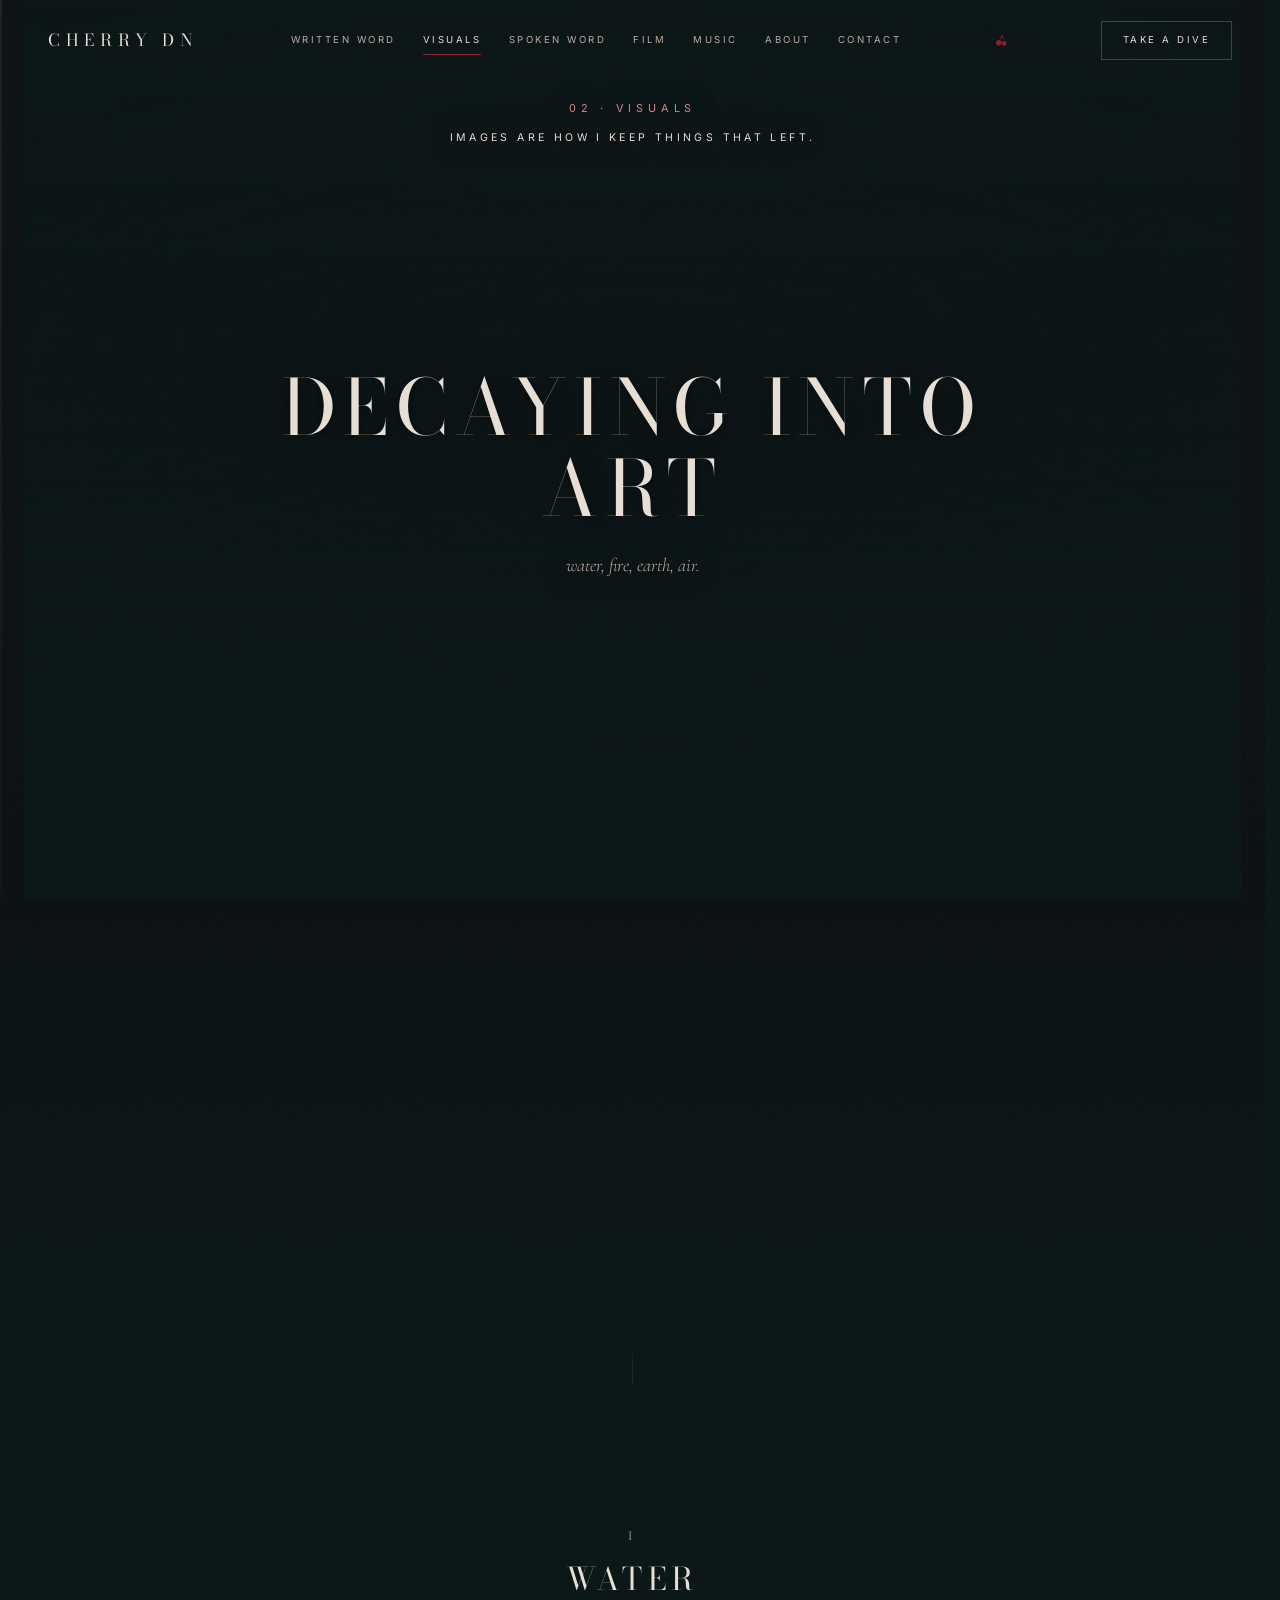
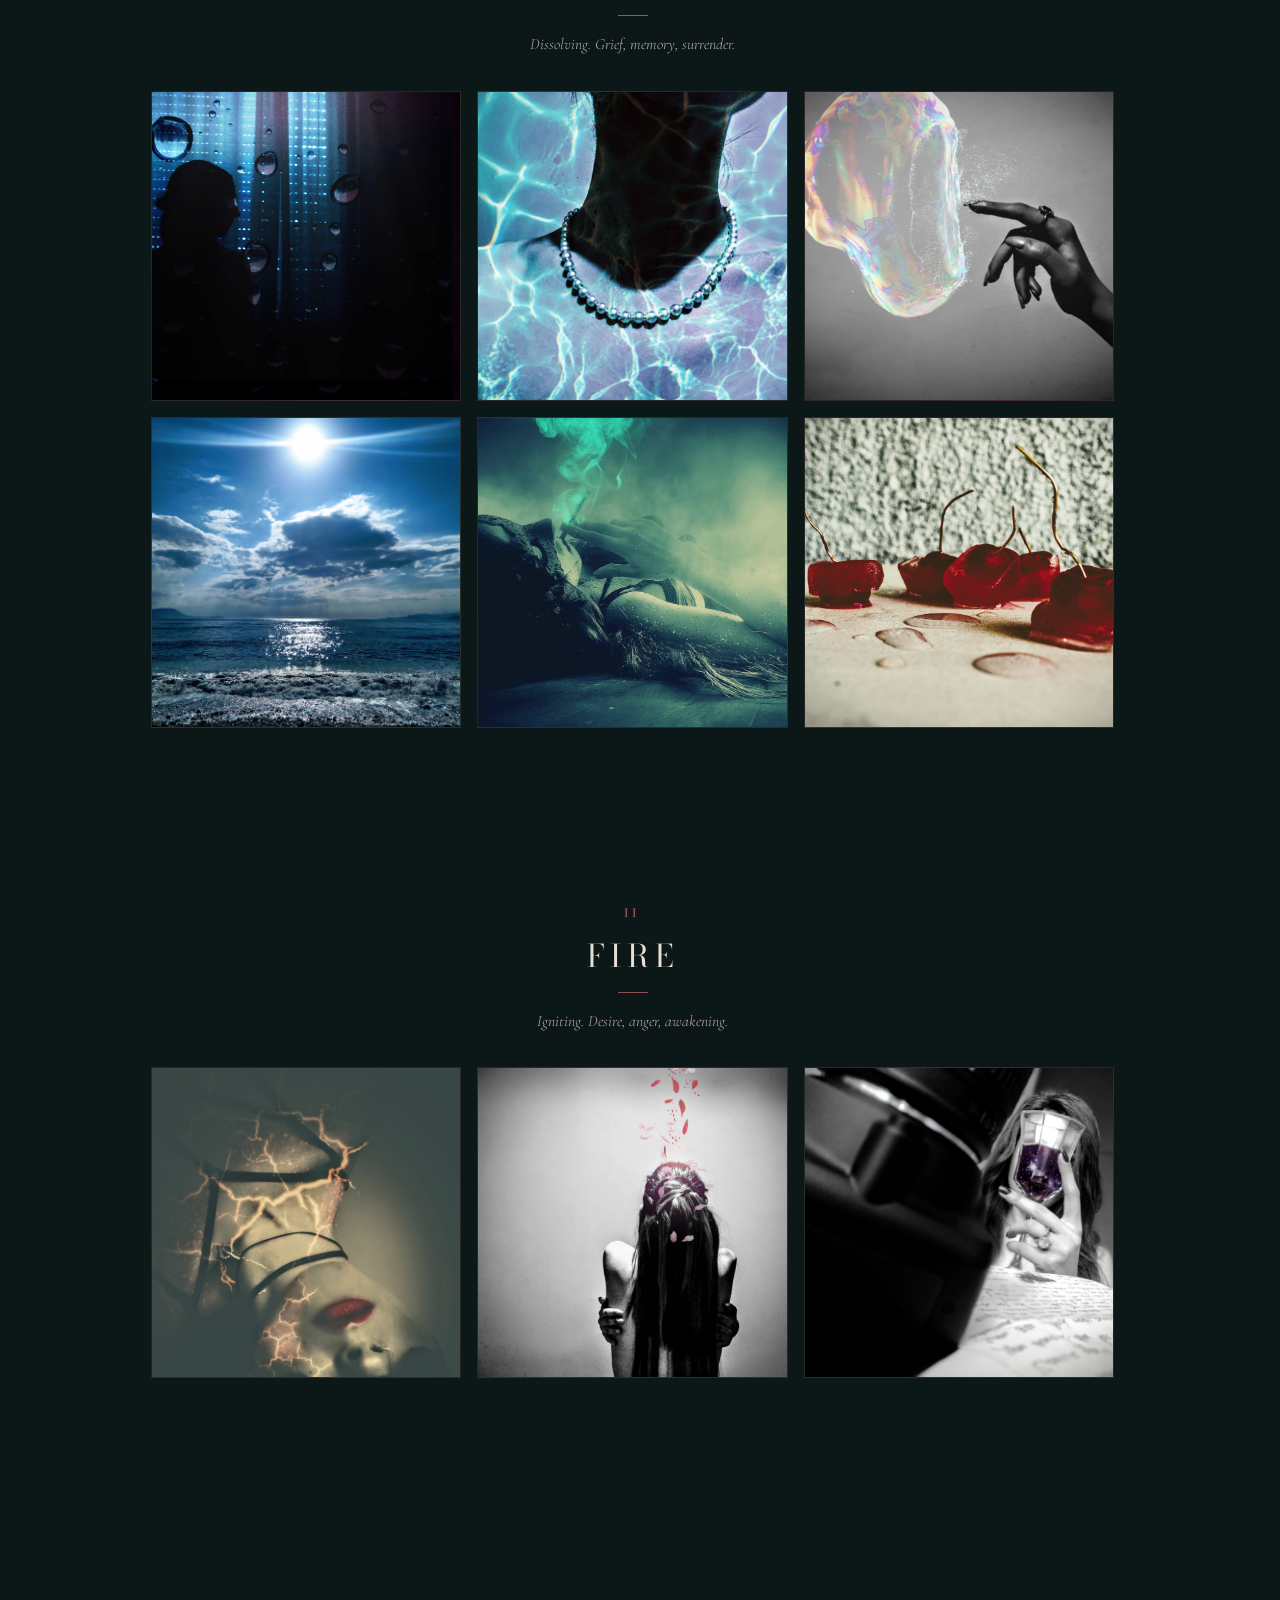
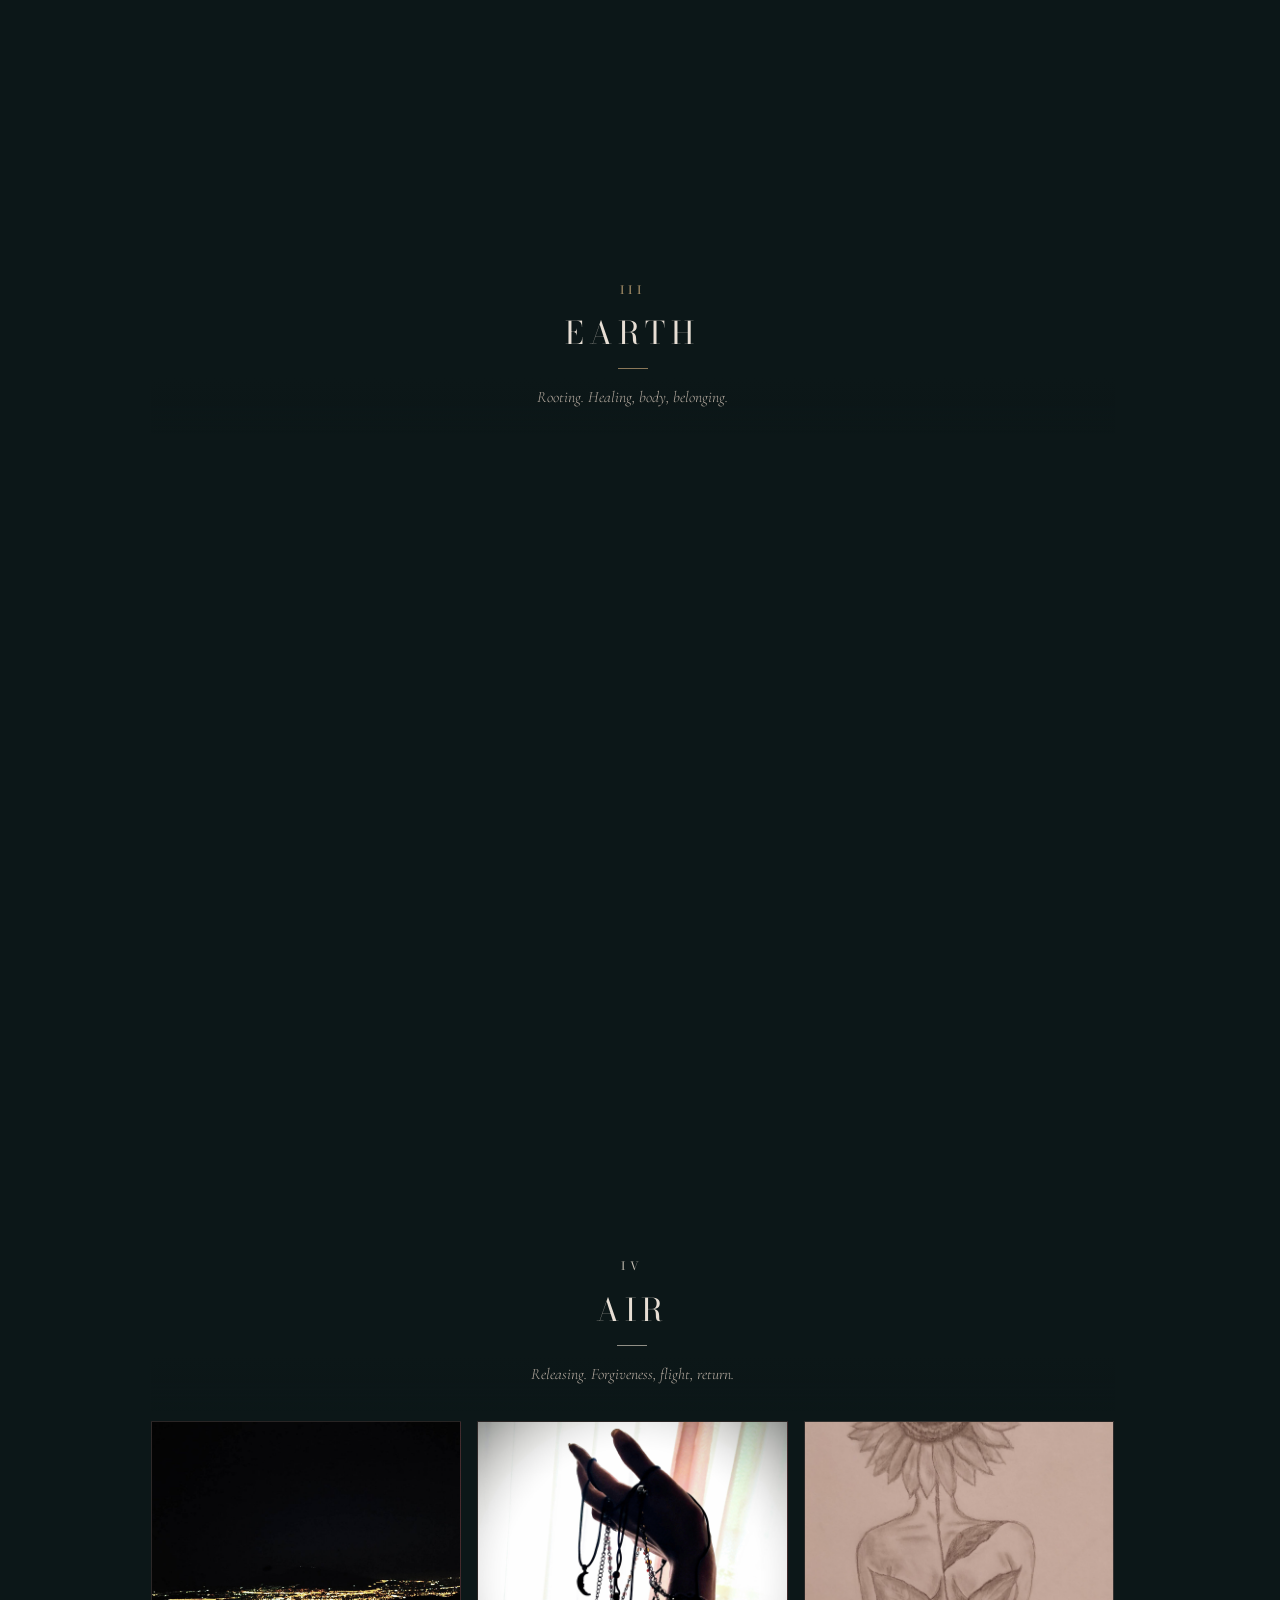
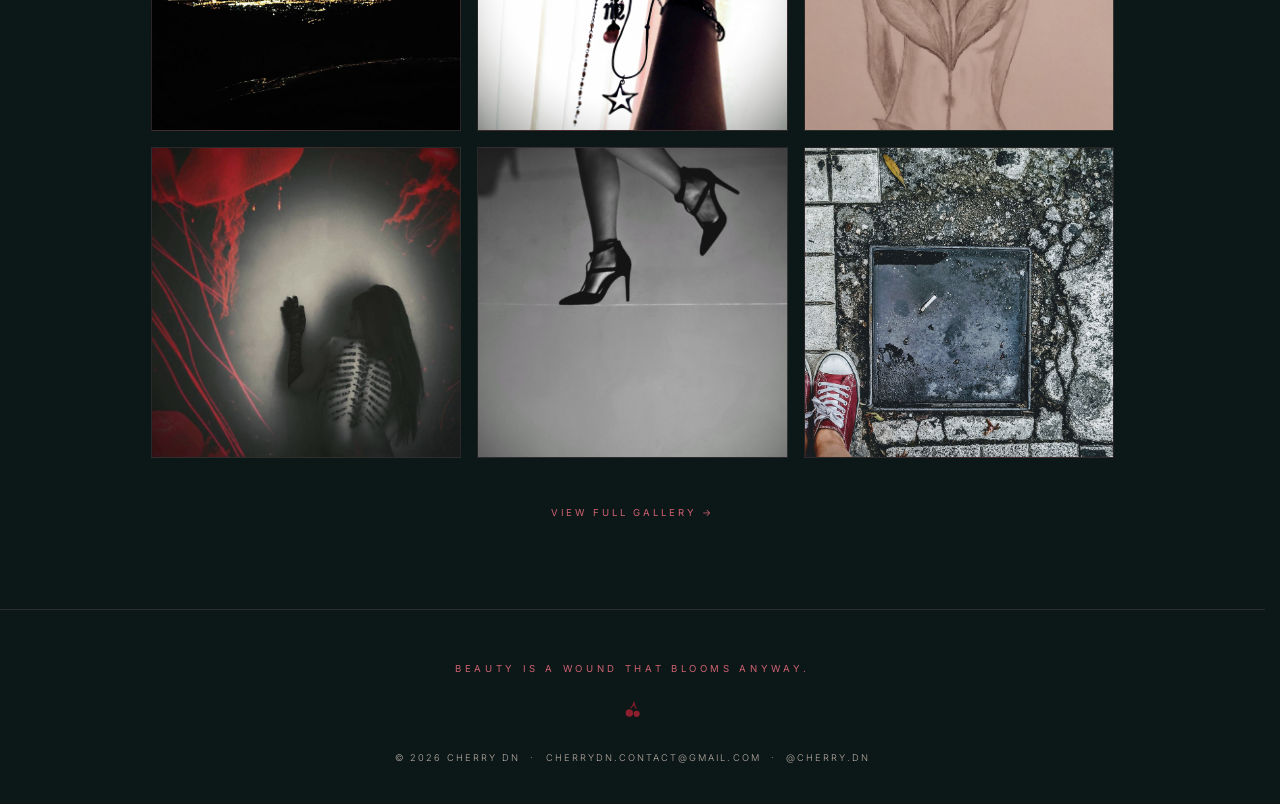
<file: visuals.html>
<!DOCTYPE html>
<html lang="en">
<head>
  <meta charset="UTF-8" />
  <meta name="viewport" content="width=device-width, initial-scale=1.0" />
  <title>Visuals · Cherry DN</title>
  <meta name="description" content="Cherry DN. Word, image, sound. Welcome to the paradise you carry within." />
  <link rel="icon" href="data:image/svg+xml,%3Csvg xmlns='http://www.w3.org/2000/svg' viewBox='0 0 100 100'%3E%3Ctext y='0.9em' font-size='90'%3E%F0%9F%8D%92%3C/text%3E%3C/svg%3E" />
  <link rel="preconnect" href="https://fonts.googleapis.com" />
  <link rel="preconnect" href="https://fonts.gstatic.com" crossorigin />
  <link href="https://fonts.googleapis.com/css2?family=Bodoni+Moda:opsz,wght@6..96,400;6..96,500&family=Inter:wght@300;400;500&family=Cormorant+Garamond:ital,wght@0,400;0,500;1,400;1,500&family=Great+Vibes&display=swap" rel="stylesheet" />
  <script>document.documentElement.classList.add("js");if(!("onpagereveal" in window))document.documentElement.classList.add("fade");/* her colours, before the first paint */try{var m=JSON.parse(localStorage.getItem("cherry.mood")||"null");if(m)for(var k in m){if(/^--[a-z0-9-]{1,40}$/.test(k)&&typeof m[k]=="string"&&!/[;{}]/.test(m[k]))document.documentElement.style.setProperty(k,m[k]);}}catch(e){}</script>
  <link rel="stylesheet" href="css/cherry.css?v=62" />
</head>
<body class="stage-page" data-archive="visuals">

  <div class="gauge" aria-hidden="true"><i class="gauge__fill"></i></div>

  <header class="nav">
    <a class="nav__logo" href="index.html">CHERRY&nbsp;DN</a>
    <nav class="nav__links" aria-label="Primary">
      <a href="written-word.html">Written Word</a>
      <a href="visuals.html">Visuals</a>
      <a href="spoken-word.html">Spoken Word</a>
      <a href="film.html">Film</a>
      <a href="music.html">Music</a>
      <a href="about.html">About</a>
      <a href="contact.html">Contact</a>
    </nav>
    <span class="nav__cherry" aria-hidden="true"><svg viewBox="0 0 24 24"><path d="M12.6 2.2c-.3 2.8-1.7 5.2-3.9 7.1l.9 1c1.4-1.2 2.5-2.6 3.3-4.2.6 1.7 1.6 3.2 3 4.4l.9-1c-2-1.8-3.1-4.3-2.9-7.1l-1.3-.2z"/><circle cx="7.6" cy="15.6" r="4.4"/><circle cx="16.4" cy="16.6" r="3.7"/></svg></span>
    <a class="nav__cta" href="book.html">Take a Dive</a>
    <button class="nav__burger" id="burger" type="button" aria-label="Menu" aria-expanded="false"><span></span><span></span></button>
  </header>

  <div class="menu" id="menu">
    <a href="book.html">The Book</a>
    <a href="written-word.html">Written Word</a>
    <a href="visuals.html">Visuals</a>
    <a href="spoken-word.html">Spoken Word</a>
    <a href="film.html">Film</a>
    <a href="music.html">Music</a>
    <a href="about.html">About</a>
    <a href="contact.html">Contact</a>
  </div>

  <main>

  <section class="astage astage--gaze">
      <div class="astage__proj" aria-hidden="true">
        <img src="assets/visuals/da/breathe-underwater.jpg" alt="" />
        <img src="assets/visuals/da/head-of-sunshine.jpg" alt="" loading="lazy" />
        <img src="assets/visuals/da/the-locked-door.jpg" alt="" loading="lazy" />
        <img src="assets/visuals/da/water-is-my-element.jpg" alt="" loading="lazy" />
      </div>
      <header class="dstage__crown">
        <p class="crown__num">02 &middot; visuals</p>
        <p data-cms="vis_crown_tag" class="crown__tag">images are how i keep things that left.</p>
      </header>
      <div class="astage__body">
        <h1 data-cms="vis_display" class="astage__display">DECAYING INTO ART</h1>
        <p data-cms="vis_sub" class="astage__sub">water, fire, earth, air.</p>
      </div>
  </section>

    <div class="page">
    <section class="phase phase--water" data-el="WATER">
      <header class="phase__head">
        <span class="phase__no">I</span>
        <h2 class="phase__name">WATER</h2>
        <p class="phase__theme">Dissolving. Grief, memory, surrender.</p>
      </header>
      <div class="vgrid" data-r>
      <figure tabindex="0" role="button" data-note="" class="vitem vg5" data-r>
        <img src="assets/visuals/da/breathe-underwater.jpg" alt="Breathe underwater" loading="lazy" onerror="this.parentElement.classList.add('is-empty');this.remove()" />
        <figcaption class="vitem__cap">Breathe underwater</figcaption>
      </figure>
      <figure tabindex="0" role="button" data-note="" class="vitem vg4" data-r>
        <img src="assets/visuals/da/water-is-my-element.jpg" alt="Water is my element" loading="lazy" onerror="this.parentElement.classList.add('is-empty');this.remove()" />
        <figcaption class="vitem__cap">Water is my element</figcaption>
      </figure>
      <figure tabindex="0" role="button" data-note="" class="vitem vg5" data-r>
        <img src="assets/visuals/da/pop-some-bubbles-with-me.jpg" alt="Pop some bubbles with me" loading="lazy" onerror="this.parentElement.classList.add('is-empty');this.remove()" />
        <figcaption class="vitem__cap">Pop some bubbles with me</figcaption>
      </figure>
      <figure tabindex="0" role="button" data-note="" class="vitem vg2" data-r>
        <img src="assets/visuals/da/paraiba-tourmaline.jpg" alt="Paraiba Tourmaline" loading="lazy" onerror="this.parentElement.classList.add('is-empty');this.remove()" />
        <figcaption class="vitem__cap">Paraiba Tourmaline</figcaption>
      </figure>
      <figure tabindex="0" role="button" data-note="" class="vitem vg4" data-r>
        <img src="assets/visuals/da/descending.jpg" alt="Descending" loading="lazy" onerror="this.parentElement.classList.add('is-empty');this.remove()" />
        <figcaption class="vitem__cap">Descending</figcaption>
      </figure>
      <figure tabindex="0" role="button" data-note="" class="vitem vg1" data-r>
        <img src="assets/visuals/da/on-the-rocks.jpg" alt="On the rocks" loading="lazy" onerror="this.parentElement.classList.add('is-empty');this.remove()" />
        <figcaption class="vitem__cap">On the rocks</figcaption>
      </figure>
      </div>
    </section>

    <section class="phase phase--fire" data-el="FIRE">
      <header class="phase__head">
        <span class="phase__no">II</span>
        <h2 class="phase__name">FIRE</h2>
        <p class="phase__theme">Igniting. Desire, anger, awakening.</p>
      </header>
      <div class="vgrid" data-r>
      <figure tabindex="0" role="button" data-note="&ldquo;And if the body does not do fully as much as the soul? And if the body were not the soul, what is the soul?&rdquo; Walt Whitman, I sing the body electric." class="vitem vg5" data-r>
        <img src="assets/visuals/da/corrupted.jpg" alt="Corrupted" loading="lazy" onerror="this.parentElement.classList.add('is-empty');this.remove()" />
        <figcaption class="vitem__cap">Corrupted</figcaption>
      </figure>
      <figure tabindex="0" role="button" data-note="" class="vitem vg3" data-r>
        <img src="assets/visuals/da/i-sing-the-body-electric.jpg" alt="I sing the body electric" loading="lazy" onerror="this.parentElement.classList.add('is-empty');this.remove()" />
        <figcaption class="vitem__cap">I sing the body electric</figcaption>
      </figure>
      <figure tabindex="0" role="button" data-note="" class="vitem vg3" data-r>
        <img src="assets/visuals/da/it-s-just-cherry-juice-happy-new-year.jpg" alt="It&rsquo;s just Cherry juice. (Happy new Year!)" loading="lazy" onerror="this.parentElement.classList.add('is-empty');this.remove()" />
        <figcaption class="vitem__cap">It&rsquo;s just Cherry juice. (Happy new Year!)</figcaption>
      </figure>
      <figure tabindex="0" role="button" data-note="" class="vitem vg4" data-r>
        <img src="assets/visuals/da/tourmaline-sunset.jpg" alt="Tourmaline sunset" loading="lazy" onerror="this.parentElement.classList.add('is-empty');this.remove()" />
        <figcaption class="vitem__cap">Tourmaline sunset</figcaption>
      </figure>
      <figure tabindex="0" role="button" data-note="" class="vitem vg1" data-r>
        <img src="assets/visuals/da/trying-to-transmit.jpg" alt="Trying to transmit" loading="lazy" onerror="this.parentElement.classList.add('is-empty');this.remove()" />
        <figcaption class="vitem__cap">Trying to transmit</figcaption>
      </figure>
      <figure tabindex="0" role="button" data-note="" class="vitem vg2" data-r>
        <img src="assets/visuals/da/heart-of-glass.jpg" alt="Heart of glass" loading="lazy" onerror="this.parentElement.classList.add('is-empty');this.remove()" />
        <figcaption class="vitem__cap">Heart of glass</figcaption>
      </figure>
      </div>
    </section>

    <section class="phase phase--earth" data-el="EARTH">
      <header class="phase__head">
        <span class="phase__no">III</span>
        <h2 class="phase__name">EARTH</h2>
        <p class="phase__theme">Rooting. Healing, body, belonging.</p>
      </header>
      <div class="vgrid" data-r>
      <figure tabindex="0" role="button" data-note="" class="vitem vg2" data-r>
        <img src="assets/visuals/da/sanatorium.jpg" alt="Sanatorium" loading="lazy" onerror="this.parentElement.classList.add('is-empty');this.remove()" />
        <figcaption class="vitem__cap">Sanatorium</figcaption>
      </figure>
      <figure tabindex="0" role="button" data-note="" class="vitem vg3" data-r>
        <img src="assets/visuals/da/decaying-into-art.jpg" alt="Decaying into art" loading="lazy" onerror="this.parentElement.classList.add('is-empty');this.remove()" />
        <figcaption class="vitem__cap">Decaying into art</figcaption>
      </figure>
      <figure tabindex="0" role="button" data-note="" class="vitem vg1" data-r>
        <img src="assets/visuals/da/the-locked-door.jpg" alt="The Locked Door" loading="lazy" onerror="this.parentElement.classList.add('is-empty');this.remove()" />
        <figcaption class="vitem__cap">The Locked Door</figcaption>
      </figure>
      <figure tabindex="0" role="button" data-note="" class="vitem vg3" data-r>
        <img src="assets/visuals/da/still-life.jpg" alt="Still life" loading="lazy" onerror="this.parentElement.classList.add('is-empty');this.remove()" />
        <figcaption class="vitem__cap">Still life</figcaption>
      </figure>
      <figure tabindex="0" role="button" data-note="" class="vitem vg2" data-r>
        <img src="assets/visuals/da/weaving.jpg" alt="Weaving" loading="lazy" onerror="this.parentElement.classList.add('is-empty');this.remove()" />
        <figcaption class="vitem__cap">Weaving</figcaption>
      </figure>
      <figure tabindex="0" role="button" data-note="" class="vitem vg2" data-r>
        <img src="assets/visuals/da/petals-around-the-rose.jpg" alt="Petals around the rose" loading="lazy" onerror="this.parentElement.classList.add('is-empty');this.remove()" />
        <figcaption class="vitem__cap">Petals around the rose</figcaption>
      </figure>
      </div>
    </section>

    <section class="phase phase--air" data-el="AIR">
      <header class="phase__head">
        <span class="phase__no">IV</span>
        <h2 class="phase__name">AIR</h2>
        <p class="phase__theme">Releasing. Forgiveness, flight, return.</p>
      </header>
      <div class="vgrid" data-r>
      <figure tabindex="0" role="button" data-note="City view from above." class="vitem vg1" data-r>
        <img src="assets/visuals/da/galaxy-s-edge.jpg" alt="Galaxy&rsquo;s edge" loading="lazy" onerror="this.parentElement.classList.add('is-empty');this.remove()" />
        <figcaption class="vitem__cap">Galaxy&rsquo;s edge</figcaption>
      </figure>
      <figure tabindex="0" role="button" data-note="" class="vitem vg1" data-r>
        <img src="assets/visuals/da/my-moon-is-in-cherry.jpg" alt="My moon is in Cherry" loading="lazy" onerror="this.parentElement.classList.add('is-empty');this.remove()" />
        <figcaption class="vitem__cap">My moon is in Cherry</figcaption>
      </figure>
      <figure tabindex="0" role="button" data-note="" class="vitem vg4" data-r>
        <img src="assets/visuals/da/head-of-sunshine.jpg" alt="Head of sunshine" loading="lazy" onerror="this.parentElement.classList.add('is-empty');this.remove()" />
        <figcaption class="vitem__cap">Head of sunshine</figcaption>
      </figure>
      <figure tabindex="0" role="button" data-note="" class="vitem vg3" data-r>
        <img src="assets/visuals/da/the-cage.jpg" alt="The Cage" loading="lazy" onerror="this.parentElement.classList.add('is-empty');this.remove()" />
        <figcaption class="vitem__cap">The Cage</figcaption>
      </figure>
      <figure tabindex="0" role="button" data-note="" class="vitem vg4" data-r>
        <img src="assets/visuals/da/to-walk-on-a-fine-line.jpg" alt="To walk on a fine line." loading="lazy" onerror="this.parentElement.classList.add('is-empty');this.remove()" />
        <figcaption class="vitem__cap">To walk on a fine line.</figcaption>
      </figure>
      <figure tabindex="0" role="button" data-note="" class="vitem vg5" data-r>
        <img src="assets/visuals/da/flavoured-conversations.jpg" alt="Flavoured Conversations" loading="lazy" onerror="this.parentElement.classList.add('is-empty');this.remove()" />
        <figcaption class="vitem__cap">Flavoured Conversations</figcaption>
      </figure>
      </div>
    </section>

    <p class="viewall" data-r><a class="rlink" href="https://www.deviantart.com/cherrydn9" rel="noopener">view full gallery &rarr;</a></p>
    </div>
  </main>

  <div class="lbox" id="lbox" role="dialog" aria-modal="true" aria-label="Artwork" hidden>
    <button class="lbox__close" id="lboxClose" type="button" aria-label="Close">&times;</button>
    <button class="lbox__nav lbox__nav--prev" id="lboxPrev" type="button" aria-label="Previous artwork">&lsaquo;</button>
    <figure class="lbox__stage">
      <img class="lbox__img" id="lboxImg" alt="" />
      <figcaption class="lbox__meta">
        <h2 class="lbox__title" id="lboxTitle"></h2>
        <p class="lbox__note" id="lboxNote"></p>
      </figcaption>
    </figure>
    <button class="lbox__nav lbox__nav--next" id="lboxNext" type="button" aria-label="Next artwork">&rsaquo;</button>
  </div>


  <footer class="foot">
    <p class="foot__line" data-cms="site_foot_line">Beauty is a wound that blooms anyway.</p>
    <div class="foot__cherry"><svg viewBox="0 0 24 24" aria-hidden="true"><path d="M12.6 2.2c-.3 2.8-1.7 5.2-3.9 7.1l.9 1c1.4-1.2 2.5-2.6 3.3-4.2.6 1.7 1.6 3.2 3 4.4l.9-1c-2-1.8-3.1-4.3-2.9-7.1l-1.3-.2z"/><circle cx="7.6" cy="15.6" r="4.4"/><circle cx="16.4" cy="16.6" r="3.7"/></svg></div>
    <p class="foot__meta">© 2026 Cherry DN &nbsp;·&nbsp; <a href="mailto:cherrydn.contact@gmail.com">cherrydn.contact@gmail.com</a> &nbsp;·&nbsp; <a href="https://instagram.com/cherry.dn" rel="noopener">@cherry.dn</a></p>
  </footer>

  <script src="js/cherry-config.js?v=1"></script>
  <script src="js/cherry.js?v=37"></script>
  <script src="js/cherry-mood.js?v=1"></script>

  <script src="js/cherry-data.js?v=16"></script>
</body>
</html>
</file>
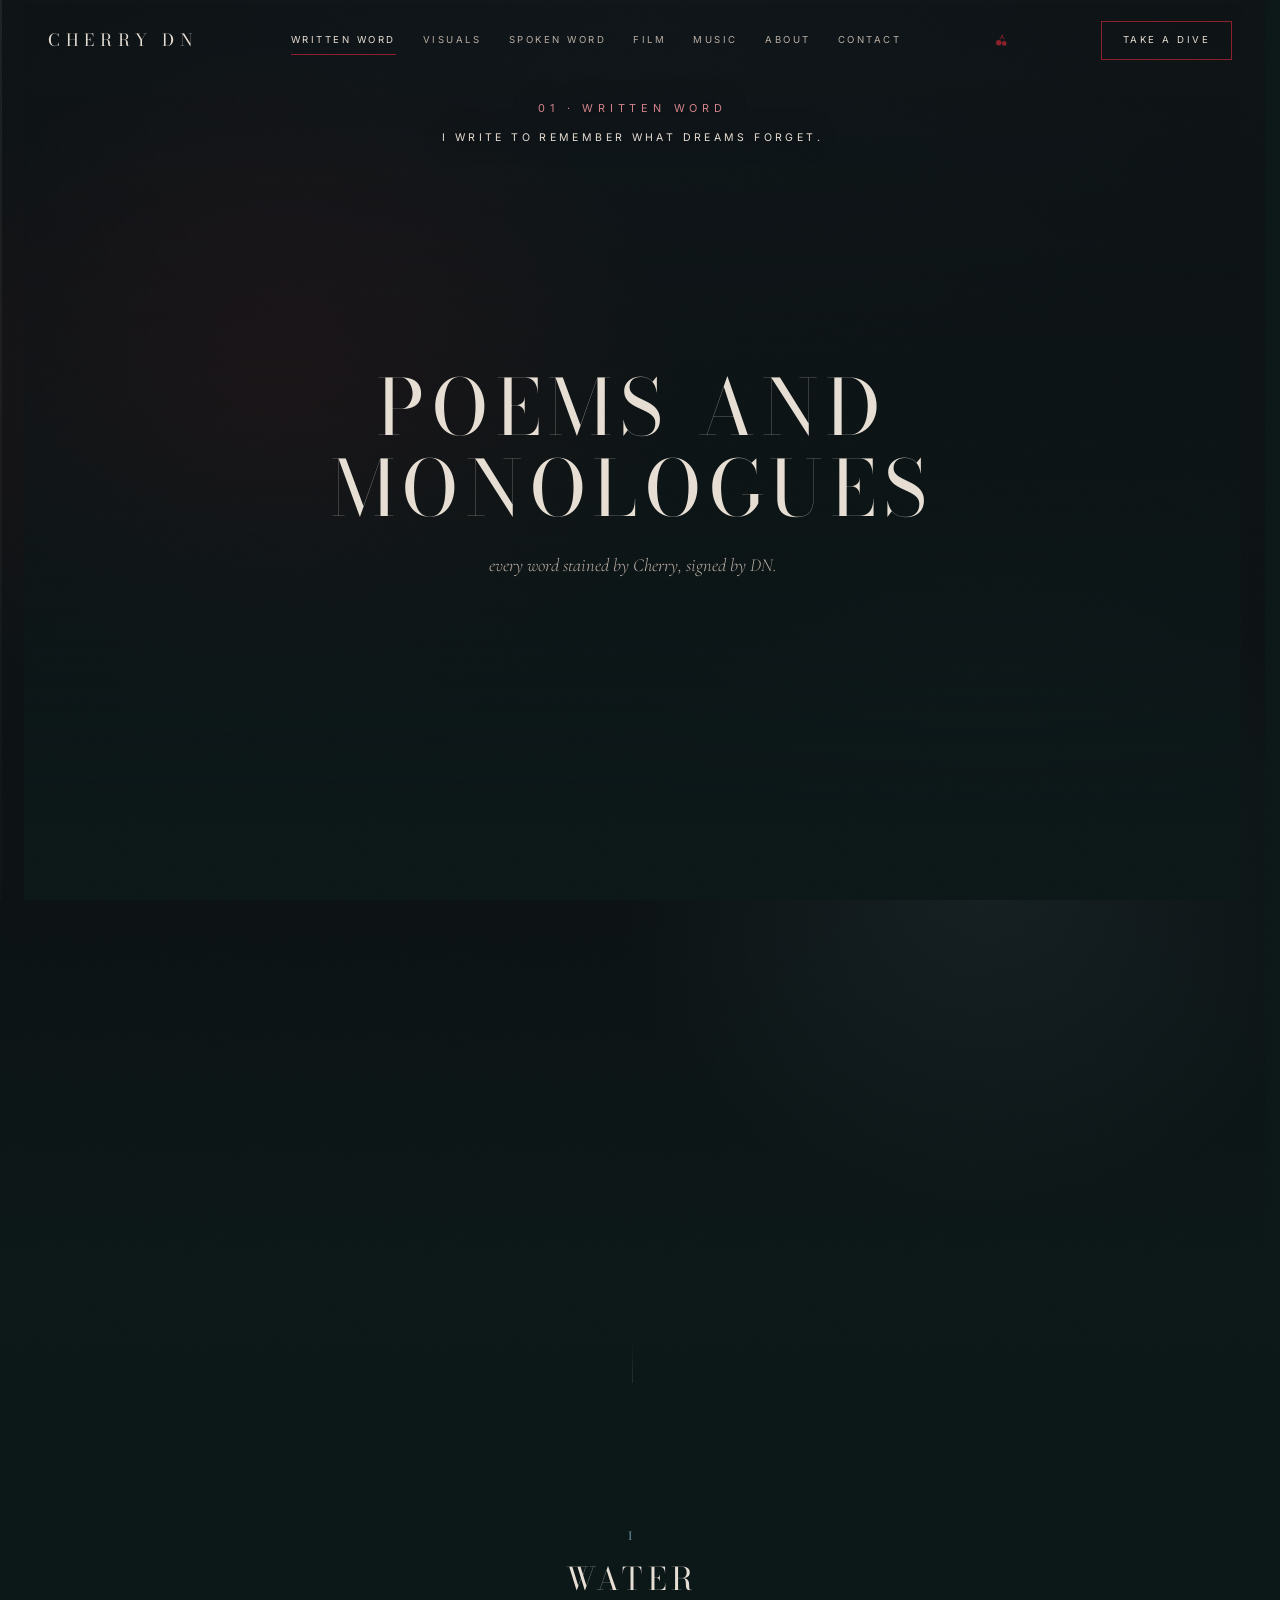
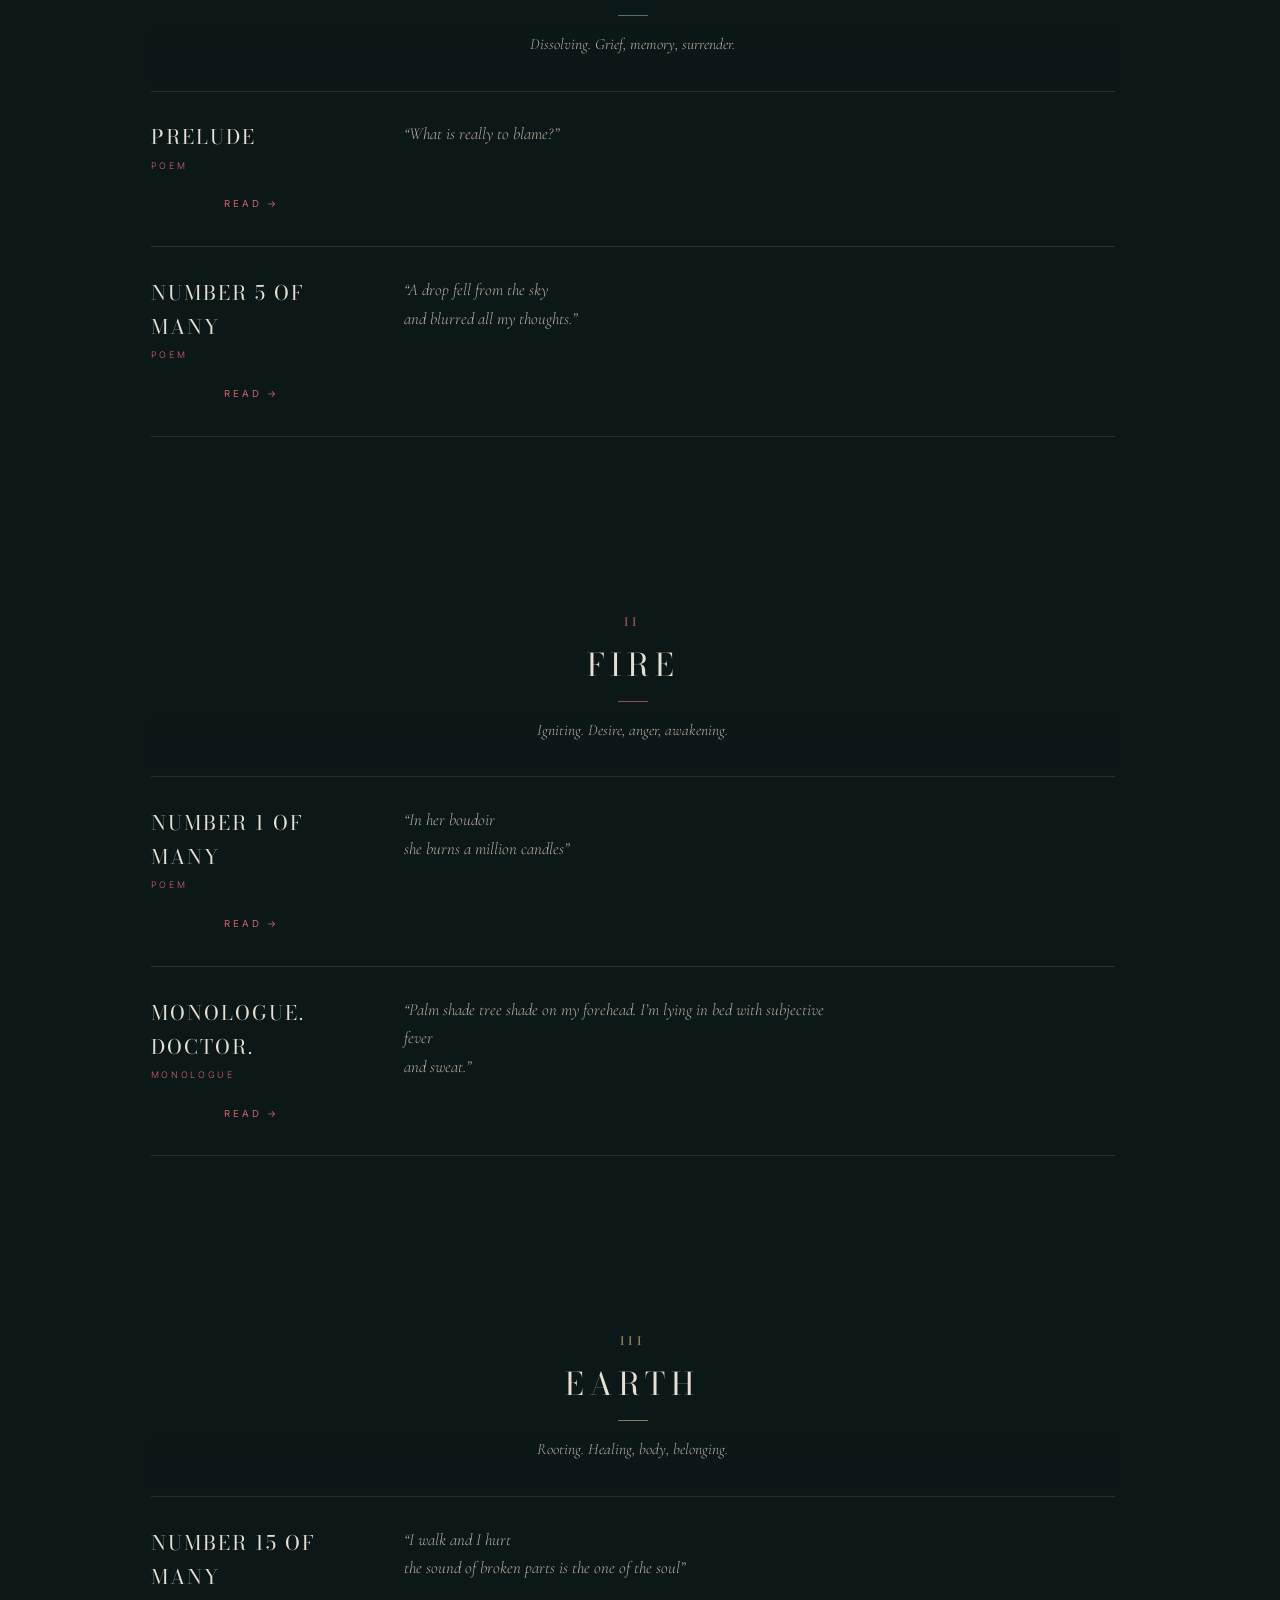
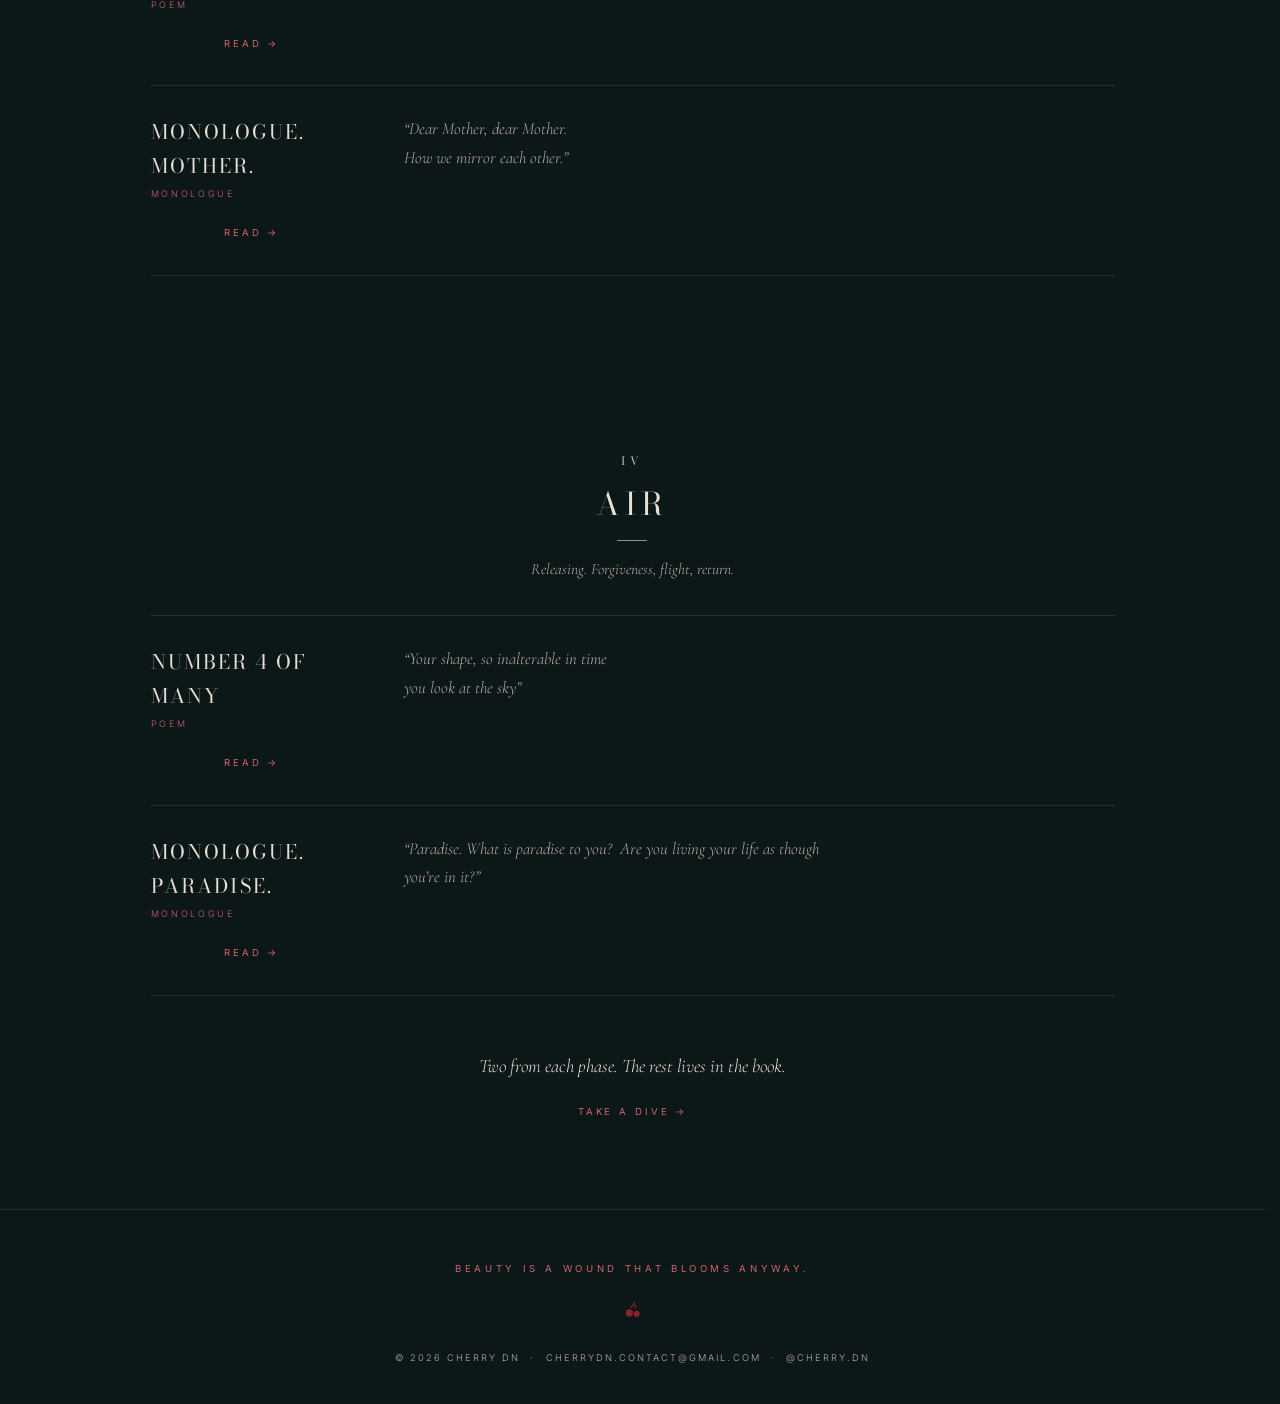
<file: written-word.html>
<!DOCTYPE html>
<html lang="en">
<head>
  <meta charset="UTF-8" />
  <meta name="viewport" content="width=device-width, initial-scale=1.0" />
  <title>Written Word · Cherry DN</title>
  <meta name="description" content="Cherry DN. Word, image, sound. Welcome to the paradise you carry within." />
  <link rel="icon" href="data:image/svg+xml,%3Csvg xmlns='http://www.w3.org/2000/svg' viewBox='0 0 100 100'%3E%3Ctext y='0.9em' font-size='90'%3E%F0%9F%8D%92%3C/text%3E%3C/svg%3E" />
  <link rel="preconnect" href="https://fonts.googleapis.com" />
  <link rel="preconnect" href="https://fonts.gstatic.com" crossorigin />
  <link href="https://fonts.googleapis.com/css2?family=Bodoni+Moda:opsz,wght@6..96,400;6..96,500&family=Inter:wght@300;400;500&family=Cormorant+Garamond:ital,wght@0,400;0,500;1,400;1,500&family=Great+Vibes&display=swap" rel="stylesheet" />
  <script>document.documentElement.classList.add("js");if(!("onpagereveal" in window))document.documentElement.classList.add("fade");/* her colours, before the first paint */try{var m=JSON.parse(localStorage.getItem("cherry.mood")||"null");if(m)for(var k in m){if(/^--[a-z0-9-]{1,40}$/.test(k)&&typeof m[k]=="string"&&!/[;{}]/.test(m[k]))document.documentElement.style.setProperty(k,m[k]);}}catch(e){}</script>
  <link rel="stylesheet" href="css/cherry.css?v=62" />
</head>
<body class="stage-page" data-archive="written">

  <div class="gauge" aria-hidden="true"><i class="gauge__fill"></i></div>

  <header class="nav">
    <a class="nav__logo" href="index.html">CHERRY&nbsp;DN</a>
    <nav class="nav__links" aria-label="Primary">
      <a href="written-word.html">Written Word</a>
      <a href="visuals.html">Visuals</a>
      <a href="spoken-word.html">Spoken Word</a>
      <a href="film.html">Film</a>
      <a href="music.html">Music</a>
      <a href="about.html">About</a>
      <a href="contact.html">Contact</a>
    </nav>
    <span class="nav__cherry" aria-hidden="true"><svg viewBox="0 0 24 24"><path d="M12.6 2.2c-.3 2.8-1.7 5.2-3.9 7.1l.9 1c1.4-1.2 2.5-2.6 3.3-4.2.6 1.7 1.6 3.2 3 4.4l.9-1c-2-1.8-3.1-4.3-2.9-7.1l-1.3-.2z"/><circle cx="7.6" cy="15.6" r="4.4"/><circle cx="16.4" cy="16.6" r="3.7"/></svg></span>
    <a class="nav__cta" href="book.html">Take a Dive</a>
    <button class="nav__burger" id="burger" type="button" aria-label="Menu" aria-expanded="false"><span></span><span></span></button>
  </header>

  <div class="menu" id="menu">
    <a href="book.html">The Book</a>
    <a href="written-word.html">Written Word</a>
    <a href="visuals.html">Visuals</a>
    <a href="spoken-word.html">Spoken Word</a>
    <a href="film.html">Film</a>
    <a href="music.html">Music</a>
    <a href="about.html">About</a>
    <a href="contact.html">Contact</a>
  </div>

  <main>

  <section class="astage astage--words">
      <header class="dstage__crown">
        <p class="crown__num">01 &middot; written word</p>
        <p data-cms="ww_crown_tag" class="crown__tag">i write to remember what dreams forget.</p>
      </header>
      <div class="astage__drift" aria-hidden="true">
        <span style="left:8%; top:24%">and floods, like a river.</span>
        <span style="right:9%; top:19%">she burns a million candles</span>
        <span style="left:11%; bottom:27%">I open my arms and fall in the abyss</span>
        <span style="right:12%; bottom:31%">wind in my hair in my red eyes</span>
        <span style="left:31%; top:14%">I long for paradise.</span>
        <span style="right:27%; bottom:15%">spilled on the laces of the past</span>
      </div>
      <div class="astage__body">
        <h1 data-cms="ww_display" class="astage__display">POEMS AND<br/>MONOLOGUES</h1>
        <p data-cms="ww_sub" class="astage__sub">every word stained by Cherry, signed by <em>DN</em>.</p>
      </div>
  </section>

    <div class="page">
        <section class="phase phase--water" data-el="WATER">
      <header class="phase__head">
        <span class="phase__no">I</span>
        <h2 class="phase__name">WATER</h2>
        <p class="phase__theme">Dissolving. Grief, memory, surrender.</p>
      </header>
      <ul class="wlist" data-r>
      <li class="wl wl--text" data-tags="view" data-r>
          <h2 class="wl__title">Prelude</h2>
          <p class="wl__kind">poem</p>
          <p class="wl__excerpt">&ldquo;What is really to blame?&rdquo;</p>
          <div class="wl__body">What is really to blame? Why does the sweetest happiness hide the most bitter fear? The gods? Are the gods really the ones that observe people, mortals? Are the gods those who wait in sleepless longing on what they know it will come? Merely just one crack, one slot, one crevice is enough, from where it slips like a snake<br/>the sorrow<br/>and floods, like a river.</div>
          <button class="rlink wl__read" type="button">read &rarr;</button>
      </li>
      <li class="wl wl--text" data-tags="view" data-r>
          <h2 class="wl__title">Number 5 of many</h2>
          <p class="wl__kind">poem</p>
          <p class="wl__excerpt">&ldquo;A drop fell from the sky<br/>and blurred all my thoughts.&rdquo;</p>
          <div class="wl__body">A drop fell from the sky<br/>and blurred all my thoughts.<br/><br/>I&rsquo;ve written all of it down on a piece of paper<br/>but they don&rsquo;t mean anything<br/>anymore<br/>&rsquo;cause they&rsquo;re gone.<br/><br/>I burned them up<br/>and let the wind blow them far away<br/>to a land I&rsquo;ll never know of<br/>&rsquo;cause they don&rsquo;t mean anything<br/>anymore.<br/><br/>They were all that I am<br/>The were all that I know<br/>I&rsquo;ll forever keep them in my mind<br/>someday, maybe<br/>back to me they&rsquo;ll flow.</div>
          <button class="rlink wl__read" type="button">read &rarr;</button>
      </li>
      </ul>
    </section>

    <section class="phase phase--fire" data-el="FIRE">
      <header class="phase__head">
        <span class="phase__no">II</span>
        <h2 class="phase__name">FIRE</h2>
        <p class="phase__theme">Igniting. Desire, anger, awakening.</p>
      </header>
      <ul class="wlist" data-r>
      <li class="wl wl--text" data-tags="view" data-r>
          <h2 class="wl__title">Number 1 of many</h2>
          <p class="wl__kind">poem</p>
          <p class="wl__excerpt">&ldquo;In her boudoir<br/>she burns a million candles&rdquo;</p>
          <div class="wl__body">In her boudoir<br/>she burns a million candles<br/>a black teardrop rests on her collar bone.<br/><br/>The moon tonight is one still<br/>always lonesome<br/>aware of this tear.<br/><br/>Her lips widely apart shaking<br/>and I can&rsquo;t make out any words<br/>incandescent<br/>liquid mirror is strong<br/>and I can&rsquo;t see<br/>it&rsquo;s always dark<br/>in her boudoir.<br/><br/>The sea tonight is one still<br/>bedazzling<br/>to know<br/>that the mirror cracked<br/>and blood<br/>glass of red wine<br/>spilled on the laces of the past.<br/><br/>Paints everything in red<br/>and now one million candles are burning on, lit up.</div>
          <button class="rlink wl__read" type="button">read &rarr;</button>
      </li>
      <li class="wl wl--text" data-tags="monologues" data-r>
          <h2 class="wl__title">Monologue. Doctor.</h2>
          <p class="wl__kind">monologue</p>
          <p class="wl__excerpt">&ldquo;Palm shade tree shade on my forehead. I&rsquo;m lying in bed with subjective fever<br/>and sweat.&rdquo;</p>
          <div class="wl__body">Palm shade tree shade on my forehead. I&rsquo;m lying in bed with subjective fever<br/>and sweat.<br/>I watch the salty drops running down my fingers, between my shiny rings and nails<br/>blood red.<br/>Help me, doctor, but I don&rsquo;t know if I really wanna be helped. This dizziness seems familiar to me, and you being here feels like an illusion that will dissolve into nothing, if I pass my hand right through you.<br/>The blinding orange radiance is shaping amber waves on my floor and is sore on my eyes. I&rsquo;m now struggling for breath, but I &rsquo;ll just smoke you up in a rollie, while I&rsquo;m slowly looking for my<br/>gun.<br/>I opened up every drawer, but I can&rsquo;t seem to find it. Or even remember how it looked like. Or if I brought it with me in the first place. I hate how it happened.<br/>I&rsquo;m dancing alone in my short satin night gown, spinning sedately between the light beams, with my eyes dried up. Keep telling myself it&rsquo;s from the fever. And, in a moment, you&rsquo;re here with me.<br/><br/>Hello, doctor.<br/><br/>I form my hand into a gun. That&rsquo;s all I got, aiming at the heart, &rsquo;cause I can&rsquo;t look you in the eyes. I told you, I go out with a bang.</div>
          <button class="rlink wl__read" type="button">read &rarr;</button>
      </li>
      </ul>
    </section>

    <section class="phase phase--earth" data-el="EARTH">
      <header class="phase__head">
        <span class="phase__no">III</span>
        <h2 class="phase__name">EARTH</h2>
        <p class="phase__theme">Rooting. Healing, body, belonging.</p>
      </header>
      <ul class="wlist" data-r>
      <li class="wl wl--text" data-tags="view" data-r>
          <h2 class="wl__title">Number 15 of many</h2>
          <p class="wl__kind">poem</p>
          <p class="wl__excerpt">&ldquo;I walk and I hurt<br/>the sound of broken parts is the one of the soul&rdquo;</p>
          <div class="wl__body">I walk and I hurt<br/>the sound of broken parts is the one of the soul<br/>and that is what I see<br/>if only they could flow<br/>like new wishes<br/>of turning deaf<br/>because I hear them<br/>now that everything persists<br/>and in this depth<br/>they convince me I am blessed<br/>I open my arms and fall in the abyss<br/>something I long for truly<br/>and something<br/>I truly long for.<br/><br/>I walk and I hurt<br/>the letters came small<br/>and that is how I feel<br/>where do they go<br/>the old pieces<br/>of myself<br/>because I need them<br/>now that the void exists<br/>and in every step<br/>they drill whatever is left<br/>and I don&rsquo;t even know anymore if it is<br/>something word-worthy<br/>or something<br/>unworthy of words.</div>
          <button class="rlink wl__read" type="button">read &rarr;</button>
      </li>
      <li class="wl wl--text" data-tags="monologues" data-r>
          <h2 class="wl__title">Monologue. Mother.</h2>
          <p class="wl__kind">monologue</p>
          <p class="wl__excerpt">&ldquo;Dear Mother, dear Mother.<br/>How we mirror each other.&rdquo;</p>
          <div class="wl__body">Dear Mother, dear Mother.<br/>How we mirror each other.<br/>I’m sorry.<br/>I’m sorry for being a wild one. I feel more sorry for you, for trying so helplessly to restrain me, what a waste of time that was! My path was deeply engraved in my veins and kept pulling me like a magnet.<br/>Then,  there was Pain. Fire attracted me like I was a blind moth, trying to find the light. Mom, I wish I could hold you and fit the broken pieces together, but I was falling apart. Survival makes you numb.<br/>Oh,  mom. You got us a house, but took me too long to feel like I was home, so I was never around. I’m sorry I didn’t come home that night, and the night after that, and for so many nights in a row, that we almost forgot each other ‘s face.<br/>Mom, do you understand?  That was my way to cope, even if I had to crawl to the darkest, filthiest, coldest corners of the world,  ungracefully, with eyes shut. I know it was hard for you to just watch as an audience to my theater of self destruction, making a mess and running away after the show, but it was twice as hard for me.<br/>I’m sorry, you were there the whole time, I just had to do this for myself, even though it got so lonely at times. Pushing everyone away, and myself to the limits.<br/>Mom, we lost everything, even ourselves.<br/>I’m sorry I turned my body into art. Mostly I’m sorry that I wouldn’t change a thing. My art is my truth<br/>and I found it all when I was lost.<br/>Mom, do you understand?<br/>I pushed and I pushed.<br/>The lower I sinked, the higher I flew.<br/>Mom, I didn’t get to choose. I had to act, looking straight up in my demons&rsquo; face and smile. You raised an angel that turned to the devil. I’m only human. And I know, you are, too.<br/>Mom, thank you. You taught me how to write and my first poem was for you. Mom,  it’s so sad. I dedicated my life to words, and still can’t find the way to say “I love you”. But I do.<br/>You are a diamond and I’m tourmaline.<br/>Please, stop worrying now. I’m here. I’ve found a home. In myself.<br/>There’s only one thing I always wanted.<br/>Freedom.<br/>Of the mind.<br/>Freedom.<br/>Of the soul.<br/>Freedom.<br/>Dear Mother, dear mother.</div>
          <button class="rlink wl__read" type="button">read &rarr;</button>
      </li>
      </ul>
    </section>

    <section class="phase phase--air" data-el="AIR">
      <header class="phase__head">
        <span class="phase__no">IV</span>
        <h2 class="phase__name">AIR</h2>
        <p class="phase__theme">Releasing. Forgiveness, flight, return.</p>
      </header>
      <ul class="wlist" data-r>
      <li class="wl wl--text" data-tags="view" data-r>
          <h2 class="wl__title">Number 4 of many</h2>
          <p class="wl__kind">poem</p>
          <p class="wl__excerpt">&ldquo;Your shape, so inalterable in time<br/>you look at the sky&rdquo;</p>
          <div class="wl__body">Your shape, so inalterable in time<br/>you look at the sky<br/>and you don&rsquo;t understand<br/>you are paralyzed<br/>yet you walk<br/>you are blind<br/>and yet you see that<br/>it doesn&rsquo;t burn once you touch it<br/>and fires up always when it rains<br/>shattered crystals<br/>the dreaming of some people<br/>from another world<br/>different<br/>I don&rsquo;t understand<br/>my dreams are leaves<br/>on immense trees<br/>and when they dance to me<br/>I can smell the resurrection.<br/><br/>I now am on the dark path I met you<br/>but I can&rsquo;t see anything, anymore.<br/>The wind drags me to an edge<br/>where the moon<br/>bites on my soul<br/>and spreads it up high in the void<br/>and down low<br/>I see the mercury scattered over these<br/>stones<br/>moonstones<br/>on the dark path that I thought of you<br/>and I&rsquo;m now not moving forward at all.</div>
          <button class="rlink wl__read" type="button">read &rarr;</button>
      </li>
      <li class="wl wl--text" data-tags="monologues" data-r>
          <h2 class="wl__title">Monologue. Paradise.</h2>
          <p class="wl__kind">monologue</p>
          <p class="wl__excerpt">&ldquo;Paradise. What is paradise to you?  Are you living your life as though you&rsquo;re in it?&rdquo;</p>
          <div class="wl__body">Paradise. What is paradise to you?  Are you living your life as though you&rsquo;re in it?<br/><br/>We run on a golden sandy beach, laughing and yelling, while you teach me how to dance. We have it all, but we&rsquo;re out of luck. That was never an issue.<br/><br/>I long for paradise.<br/>I just wish that I find my people, and ourselves, one more time. Again and again. The lost, crazy, brilliant, mad, madly brilliant, brilliant in their madness, with flames coming out of their core and eyes that do no reflect, but emit the sharpness of the mind, the deep intellectual seeking and the magnificence of the soul, clothed in the beauty of the sinner flesh, I hold a mess and pray for<br/>freedom of the mind and love<br/>of every pore, every cell, every idea that sustains us while we drive into the big headlights, and hear this music that&rsquo;s dizzying, but wouldn&rsquo;t have it any other way.<br/><br/>I long for paradise.<br/>The endless roaming that kills me<br/>like every drag of cigarette<br/>and makes me feel alive<br/>while running with my heart on my hands<br/>cause I don&rsquo;t yet know what to do with it.<br/><br/>In my left hand a pen<br/>in my right, a gun<br/>always ready to fire away<br/>maybe on you, maybe on me<br/>I wouldn&rsquo;t mind a little pain cause<br/>I long for paradise.<br/>The rush and the crash.<br/>The art.<br/>The struggle of the troubled mind.<br/>The breaking of the stereotypes.<br/><br/>I like feeling lost<br/>this is where I mostly feel at home<br/>the electric touch of people who do not touch<br/>but connect<br/>and, in a moment,  they burn out like fireworks<br/>in the night sky<br/>like city lights.<br/><br/>So sit beside me now, let us watch the waves crash the shore in this familiar thunderous silence. Don&rsquo;t forget to take yourself with you, on your way to paradise.</div>
          <button class="rlink wl__read" type="button">read &rarr;</button>
      </li>
      </ul>
    </section>

    <p data-cms="ww_restline" class="restline" data-r>Two from each phase. The rest lives in the book.</p>
    <p class="viewall" data-r><a class="rlink" href="book.html">take a dive &rarr;</a></p>
    </div>
  </main>

  <footer class="foot">
    <p class="foot__line" data-cms="site_foot_line">Beauty is a wound that blooms anyway.</p>
    <div class="foot__cherry"><svg viewBox="0 0 24 24" aria-hidden="true"><path d="M12.6 2.2c-.3 2.8-1.7 5.2-3.9 7.1l.9 1c1.4-1.2 2.5-2.6 3.3-4.2.6 1.7 1.6 3.2 3 4.4l.9-1c-2-1.8-3.1-4.3-2.9-7.1l-1.3-.2z"/><circle cx="7.6" cy="15.6" r="4.4"/><circle cx="16.4" cy="16.6" r="3.7"/></svg></div>
    <p class="foot__meta">© 2026 Cherry DN &nbsp;·&nbsp; <a href="mailto:cherrydn.contact@gmail.com">cherrydn.contact@gmail.com</a> &nbsp;·&nbsp; <a href="https://instagram.com/cherry.dn" rel="noopener">@cherry.dn</a></p>
  </footer>

  <script src="js/cherry-config.js?v=1"></script>
  <script src="js/cherry.js?v=37"></script>
  <script src="js/cherry-mood.js?v=1"></script>

  <script src="js/cherry-data.js?v=16"></script>
</body>
</html>
</file>
<file: css/cherry.css>
/* ============================================================
   CHERRY DN — her own direction
   "Welcome to the paradise you carry within."
   Palette, fonts and structure specified by Cherry:
   #0C1718 bg · #111E20 panel · #8E1F2D red · #E7DED4 ink · #B9AEA3 muted
   Bodoni Moda titles · Inter UI · Cormorant Garamond italic accents
   ============================================================ */

:root {
  --bg: #0C1718;
  --bg2: #111E20;
  --red: #8E1F2D;
  --red-t: #CE6270;          /* small functional red text: 4.87 on --bg, 4.56 on --bg2,
                                so it clears AA at body size on both grounds. It was
                                #C05263, which measured 4.02 and 3.76 and did not. */
  --red-display: #B03846;    /* display-size red only: 3.04 on --bg, which clears the 3:1
                                bar for large text and nothing else. Anything at body size
                                takes --red-t instead. */
  --ink: #E7DED4;
  --muted: #B9AEA3;
  --line: color-mix(in srgb, var(--muted) 16%, transparent);
  --display: "Bodoni Moda", "Didot", serif;
  --ui: "Inter", "Helvetica Neue", sans-serif;
  --poetic: "Cormorant Garamond", Georgia, serif;
}

*, *::before, *::after { box-sizing: border-box; margin: 0; padding: 0; }
/* the clip lives here, not on body: overflow on body makes BODY the scroll
   container, and every view timeline then attaches to something that never
   scrolls, so scroll-driven animations sit inactive forever. */
html { scroll-behavior: smooth; overflow-x: clip; scrollbar-gutter: stable; }
body {
  background: var(--bg);
  color: var(--ink);
  font-family: var(--ui);
  font-weight: 300;
  font-size: 16px;
  line-height: 1.7;
}
img { max-width: 100%; display: block; }
a { color: inherit; text-decoration: none; }
::selection { background: var(--red); color: var(--ink); }
:focus-visible { outline: 1px solid var(--red-t); outline-offset: 3px; }
.sr-only { position: absolute; width: 1px; height: 1px; overflow: hidden; clip: rect(0 0 0 0); white-space: nowrap; }
[hidden] { display: none !important; }

@media (prefers-reduced-motion: reduce) {
  html { scroll-behavior: auto; }
}

/* ---------- grain, very quiet ---------- */
body::after {
  content: "";
  position: fixed; inset: -50%;
  pointer-events: none;
  background-image: url("data:image/svg+xml,%3Csvg xmlns='http://www.w3.org/2000/svg' width='240' height='240'%3E%3Cfilter id='n'%3E%3CfeTurbulence type='fractalNoise' baseFrequency='0.9' numOctaves='2'/%3E%3C/filter%3E%3Crect width='100%25' height='100%25' filter='url(%23n)' opacity='0.5'/%3E%3C/svg%3E");
  opacity: 0.035;
  z-index: 99;
}

/* ============================================================
   NAV
   ============================================================ */
.nav {
  position: sticky; top: 0;
  z-index: 40;
  display: flex; align-items: center; justify-content: space-between;
  gap: 1.5rem;
  padding: 1.3rem 3rem;
  background: color-mix(in srgb, var(--bg) 88%, transparent);
  backdrop-filter: blur(10px);
  -webkit-backdrop-filter: blur(10px);
  border-bottom: 1px solid transparent;
  transition: border-color 0.4s;
}
.nav.is-scrolled { border-bottom-color: var(--line); }

.nav__logo {
  font-family: var(--display);
  font-size: 1.05rem;
  letter-spacing: 0.34em;
  color: var(--ink);
  white-space: nowrap;
}
.nav__links {
  display: flex; gap: 1.7rem;
  font-size: 0.6rem;
  font-weight: 400;
  letter-spacing: 0.26em;
  text-transform: uppercase;
}
.nav__links a {
  color: var(--muted);
  white-space: nowrap;
  padding: 0.4rem 0;
  border-bottom: 1px solid transparent;
  transition: color 0.3s, border-color 0.3s;
}
.nav__links a:hover { color: var(--ink); }
.nav__links a.is-active { color: var(--ink); border-bottom-color: var(--red); }

.nav__cta {
  font-size: 0.6rem;
  font-weight: 400;
  letter-spacing: 0.26em;
  text-transform: uppercase;
  color: var(--ink);
  border: 1px solid var(--red);
  padding: 0.65rem 1.3rem;
  white-space: nowrap;
  transition: background 0.3s, color 0.3s;
}
.nav__cta:hover { background: var(--red); }

.nav__burger {
  display: none;
  flex-direction: column; gap: 6px;
  align-items: center; justify-content: center;
  min-width: 44px; min-height: 44px;
  background: none; border: 0; cursor: pointer;
}
.nav__burger span { display: block; width: 24px; height: 1px; background: var(--ink); transition: transform 0.35s; }
.nav__burger.is-open span:nth-child(1) { transform: translateY(3.5px) rotate(45deg); }
.nav__burger.is-open span:nth-child(2) { transform: translateY(-3.5px) rotate(-45deg); }

.menu {
  position: fixed; inset: 0; z-index: 30;
  background: color-mix(in srgb, var(--bg) 94%, transparent);
  backdrop-filter: blur(16px);
  display: flex; flex-direction: column; justify-content: center;
  padding: 5rem 2.2rem;
  opacity: 0; visibility: hidden;
  transition: opacity 0.4s, visibility 0.4s;
}
.menu.is-open { opacity: 1; visibility: visible; }
.menu a {
  font-family: var(--display);
  font-size: clamp(1.7rem, 7vw, 2.4rem);
  padding: 0.55rem 0;
  border-bottom: 1px solid var(--line);
  color: var(--ink);
  letter-spacing: 0.06em;
  transition: color 0.3s, padding-left 0.3s;
}
.menu a:hover { color: var(--red-t); padding-left: 0.5rem; }

/* ============================================================
   LANDING
   ============================================================ */
.hero {
  position: relative;
  min-height: 88svh;
  display: flex; align-items: center; justify-content: center;
  text-align: center;
  overflow: hidden;
  /* parchment fallback until assets/hero.jpg arrives */
  background:
    radial-gradient(ellipse at 30% 20%, color-mix(in srgb, var(--red) 35%, transparent), transparent 40%),
    radial-gradient(ellipse at 72% 14%, rgba(90, 16, 26, 0.5), transparent 34%),
    radial-gradient(ellipse at 55% 45%, color-mix(in srgb, var(--red) 22%, transparent), transparent 45%),
    linear-gradient(180deg, #cfc2ad 0%, #b3a48c 55%, #8a7c66 78%, #6f6350 100%);
}
.hero__img {
  position: absolute; inset: 0;
  width: 100%; height: 100%;
  object-fit: cover;
}
.hero__veil {
  position: absolute; inset: 0;
  background:
    linear-gradient(180deg, color-mix(in srgb, var(--bg) 42%, transparent), transparent 30%, transparent 55%, var(--bg) 98%);
}
.hero__body { position: relative; z-index: 1; padding: 6rem 1.5rem 7rem; }
.hero__title {
  font-family: var(--display);
  font-weight: 400;
  font-size: clamp(2.8rem, 9vw, 6.5rem);
  letter-spacing: 0.16em;
  color: #F2EAD9;
  text-shadow: 0 2px 30px color-mix(in srgb, var(--bg) 50%, transparent);
}
.hero__roles {
  margin-top: 1rem;
  font-size: 0.68rem;
  font-weight: 400;
  letter-spacing: 0.6em;
  text-transform: uppercase;
  color: #EFE6D4;
  text-shadow: 0 1px 14px color-mix(in srgb, var(--bg) 60%, transparent);
}
.hero__roles i { font-style: normal; color: var(--red-t); }
.hero__welcome {
  margin-top: 1.3rem;
  font-family: var(--poetic);
  font-style: italic;
  font-weight: 400;
  font-size: clamp(1.05rem, 2.4vw, 1.3rem);
  letter-spacing: 0.14em;
  color: #EFE7D6;
  text-shadow: 0 1px 14px color-mix(in srgb, var(--bg) 65%, transparent);
}
.hero__row { margin-top: 2.6rem; display: flex; gap: 1rem; justify-content: center; flex-wrap: wrap; }

.btn-line {
  display: inline-flex; align-items: center; justify-content: center;
  min-height: 46px;
  padding: 0.7rem 2rem;
  font-size: 0.62rem;
  font-weight: 400;
  letter-spacing: 0.3em;
  text-transform: uppercase;
  color: #F2EAD9;
  border: 1px solid rgba(242, 234, 217, 0.55);
  background: color-mix(in srgb, var(--bg) 35%, transparent);
  backdrop-filter: blur(3px);
  transition: background 0.3s, border-color 0.3s;
}
.btn-line:hover { background: color-mix(in srgb, var(--bg) 60%, transparent); }
.btn-line--red { border-color: var(--red); }
.btn-line--red:hover { background: var(--red); }

/* portals */
.portals {
  display: grid;
  grid-template-columns: repeat(3, 1fr);
  gap: 1.4rem;
  padding: 3.2rem 3rem 1rem;
  max-width: 1380px;
  margin: 0 auto;
}
.portal {
  position: relative;
  aspect-ratio: 5 / 4;
  overflow: hidden;
  border: 1px solid var(--line);
  display: block;
}
.portal img {
  position: absolute; inset: 0;
  width: 100%; height: 100%;
  object-fit: cover;
  transition: transform 1.2s cubic-bezier(0.16, 1, 0.3, 1), filter 0.8s;
  filter: saturate(0.9) brightness(0.85);
}
.portal:hover img { transform: scale(1.04); filter: saturate(1) brightness(1); }
.portal__fallback { position: absolute; inset: 0; }
.portal--word .portal__fallback {
  background: radial-gradient(ellipse at 30% 70%, color-mix(in srgb, var(--red) 30%, transparent), transparent 55%), linear-gradient(165deg, #131d1e, #0a1213);
}
.portal--music .portal__fallback {
  background: radial-gradient(ellipse at 60% 30%, rgba(46, 90, 96, 0.4), transparent 55%), linear-gradient(165deg, #0e1c1e, #091112);
}
.portal--visuals .portal__fallback {
  background: radial-gradient(ellipse at 75% 75%, color-mix(in srgb, var(--red) 40%, transparent), transparent 50%), linear-gradient(165deg, #171719, #0b0e0f);
}
.portal__veil {
  position: absolute; inset: 0;
  background: linear-gradient(to top, rgba(9, 15, 16, 0.85), transparent 55%);
}
.portal__text { position: absolute; left: 1.6rem; right: 1.6rem; bottom: 1.4rem; }
.portal__name {
  font-family: var(--display);
  font-weight: 400;
  font-size: clamp(1.5rem, 2.6vw, 2rem);
  letter-spacing: 0.12em;
  color: var(--ink);
}
.portal__name::after {
  content: "";
  display: block;
  width: 34px; height: 1px;
  background: var(--red);
  margin-top: 0.45rem;
}
.portal__desc {
  margin-top: 0.6rem;
  font-family: var(--poetic);
  font-style: italic;
  font-size: 0.95rem;
  color: var(--muted);
  line-height: 1.5;
}

.strip {
  display: flex; justify-content: center; gap: 3rem; flex-wrap: wrap;
  padding: 2.2rem 1.5rem 3rem;
}
.strip a {
  font-size: 0.62rem;
  font-weight: 400;
  letter-spacing: 0.3em;
  text-transform: uppercase;
  color: var(--muted);
  border-bottom: 1px solid var(--line);
  padding: 0.5rem 0.1rem;
  transition: color 0.3s, border-color 0.3s;
}
.strip a:hover { color: var(--red-t); border-color: var(--red); }

/* ============================================================
   SUBPAGE SHELL
   ============================================================ */
.page {
  max-width: 1060px;
  margin: 0 auto;
  padding: 4.5rem 3rem 5rem;
}
.page__num {
  font-size: 0.66rem;
  font-weight: 400;
  letter-spacing: 0.4em;
  color: var(--red-t);
}
.page__title {
  margin-top: 0.6rem;
  font-family: var(--display);
  font-weight: 400;
  font-size: clamp(2.5rem, 7vw, 4.4rem);
  line-height: 1.05;
  letter-spacing: 0.05em;
  text-transform: uppercase;
  color: var(--red-display);
}
.page__tag {
  margin-top: 1rem;
  font-size: 0.66rem;
  font-weight: 400;
  letter-spacing: 0.3em;
  text-transform: uppercase;
  color: var(--muted);
}
.page__head { margin-bottom: 3.2rem; }

/* filter tabs */
.tabs {
  display: flex; gap: 1.8rem; flex-wrap: wrap;
  border-bottom: 1px solid var(--line);
  margin-bottom: 2.2rem;
}
.tab {
  background: none; border: 0; cursor: pointer;
  font-family: var(--ui);
  font-size: 0.62rem;
  font-weight: 400;
  letter-spacing: 0.28em;
  text-transform: uppercase;
  color: var(--muted);
  padding: 0.7rem 0.1rem 0.9rem;
  border-bottom: 1px solid transparent;
  margin-bottom: -1px;
  transition: color 0.3s, border-color 0.3s;
}
.tab:hover { color: var(--ink); }
.tab.is-active { color: var(--ink); border-bottom-color: var(--red); }

/* red arrow links */
.rlink {
  display: inline-block;
  background: none; border: 0; cursor: pointer;
  font-family: var(--ui);
  font-size: 0.6rem;
  font-weight: 400;
  letter-spacing: 0.3em;
  text-transform: uppercase;
  color: var(--red-t);
  padding: 0.5rem 0;
  transition: letter-spacing 0.3s, color 0.3s;
}
.rlink:hover { letter-spacing: 0.36em; color: var(--ink); }

/* ============================================================
   MUSIC
   ============================================================ */
.player {
  display: flex; align-items: center; gap: 1.2rem;
  border: 1px solid var(--line);
  background: var(--bg2);
  padding: 0.9rem 1.2rem;
  margin-bottom: 1.6rem;
}
.player__btn {
  width: 42px; height: 42px; flex-shrink: 0;
  border: 1px solid var(--line);
  border-radius: 50%;
  background: transparent;
  cursor: pointer;
  position: relative;
  transition: border-color 0.3s;
}
.player__btn::after {
  content: "";
  position: absolute; top: 50%; left: 54%;
  transform: translate(-50%, -50%);
  border-style: solid;
  border-width: 5px 0 5px 9px;
  border-color: transparent transparent transparent var(--ink);
}
.player__btn.is-playing::after {
  border-width: 0 2.5px;
  border-color: var(--ink);
  width: 9px; height: 11px;
}
.player__btn:hover { border-color: var(--red); }
.player__meta { flex: 1; min-width: 0; }
.player__now {
  font-size: 0.62rem;
  font-weight: 400;
  letter-spacing: 0.28em;
  text-transform: uppercase;
  white-space: nowrap; overflow: hidden; text-overflow: ellipsis;
}
.player__wave {
  margin-top: 0.5rem;
  height: 18px;
  background: repeating-linear-gradient(to right, var(--muted) 0 2px, transparent 2px 5px);
  opacity: 0.35;
  -webkit-mask-image: linear-gradient(to bottom, transparent 0%, #000 30%, #000 70%, transparent 100%);
          mask-image: linear-gradient(to bottom, transparent 0%, #000 30%, #000 70%, transparent 100%);
}
.player__time {
  font-size: 0.62rem;
  letter-spacing: 0.14em;
  color: var(--muted);
  font-variant-numeric: tabular-nums;
  white-space: nowrap;
}

.tracklist { list-style: none; border: 1px solid var(--line); }
.trk {
  display: flex; align-items: center; gap: 1.4rem;
  padding: 0.95rem 1.2rem;
  border-bottom: 1px solid var(--line);
  cursor: pointer;
  font-size: 0.8rem;
  letter-spacing: 0.06em;
  color: var(--muted);
  transition: background 0.3s, color 0.3s;
}
.trk:last-child { border-bottom: 0; }
.trk:hover { color: var(--ink); background: var(--bg2); }
.trk.is-current { background: var(--bg2); color: var(--ink); box-shadow: inset 2px 0 0 var(--red); }
.trk__no { font-variant-numeric: tabular-nums; opacity: 0.7; }
.trk__name { flex: 1; }
.trk__len { font-variant-numeric: tabular-nums; }
.trk.is-ghost { cursor: default; }
.trk.is-ghost:hover { background: transparent; color: var(--muted); }

.melodies {
  margin-top: 3.4rem;
  display: grid;
  grid-template-columns: minmax(180px, 240px) 1fr;
  gap: 2.2rem;
  align-items: center;
}
.melodies__art {
  position: relative;
  aspect-ratio: 4 / 3;
  border: 1px solid var(--line);
  overflow: hidden;
  background: radial-gradient(ellipse at 40% 60%, color-mix(in srgb, var(--red) 45%, transparent), transparent 60%), linear-gradient(160deg, #16090c, #0b0708);
}
.melodies__art img { position: absolute; inset: 0; width: 100%; height: 100%; object-fit: cover; }
.melodies__title {
  font-size: 0.72rem;
  font-weight: 400;
  letter-spacing: 0.3em;
  text-transform: uppercase;
  margin-bottom: 0.9rem;
}
.melodies__text {
  font-family: var(--poetic);
  font-style: italic;
  font-size: 1.05rem;
  line-height: 1.75;
  color: var(--muted);
  margin-bottom: 1rem;
}

/* ============================================================
   WRITTEN WORD
   ============================================================ */
.wlist { list-style: none; }
.wl {
  display: grid;
  grid-template-columns: 150px 1fr;
  gap: 1.8rem;
  padding: 1.8rem 0;
  border-bottom: 1px solid var(--line);
}
.wl:first-child { border-top: 1px solid var(--line); }
.wl__thumb {
  position: relative;
  aspect-ratio: 4 / 3;
  border: 1px solid var(--line);
  overflow: hidden;
  background: radial-gradient(ellipse at 45% 55%, color-mix(in srgb, var(--red) 40%, transparent), transparent 60%), linear-gradient(160deg, #141013, #0b090b);
}
.wl__thumb img { position: absolute; inset: 0; width: 100%; height: 100%; object-fit: cover; }
.wl__title {
  font-family: var(--display);
  font-weight: 400;
  font-size: 1.25rem;
  letter-spacing: 0.1em;
  text-transform: uppercase;
}
.wl__kind {
  margin-top: 0.2rem;
  font-size: 0.56rem;
  letter-spacing: 0.3em;
  text-transform: uppercase;
  color: var(--red-t);
}
.wl__excerpt {
  margin-top: 0.7rem;
  font-family: var(--poetic);
  font-style: italic;
  font-size: 1.05rem;
  line-height: 1.7;
  color: var(--muted);
  max-width: 52ch;
}
.wl__body {
  display: none;
  margin-top: 1.1rem;
  font-family: var(--poetic);
  font-style: italic;
  font-size: 1.15rem;
  line-height: 1.9;
  color: var(--ink);
  max-width: 54ch;
}
.wl.is-open .wl__body { display: block; }
.wl__read { margin-top: 0.8rem; }

/* ============================================================
   SPOKEN WORD
   ============================================================ */
.spoken-intro {
  font-family: var(--poetic);
  font-style: italic;
  font-size: clamp(1.1rem, 2.2vw, 1.35rem);
  line-height: 1.8;
  color: var(--muted);
  max-width: 56ch;
  margin-bottom: 2.6rem;
}
.spoken-intro em { color: var(--ink); }
.spoken-note {
  margin-top: 2rem;
  font-family: var(--poetic);
  font-style: italic;
  color: var(--muted);
}
.spoken-gift {
  margin-top: 2.6rem;
  padding-top: 1.6rem;
  border-top: 1px solid var(--line);
}

/* ============================================================
   VISUALS
   ============================================================ */
.vgrid {
  display: grid;
  grid-template-columns: repeat(3, 1fr);
  gap: 1rem;
}
.vitem {
  position: relative;
  aspect-ratio: 1;
  border: 1px solid var(--line);
  overflow: hidden;
}
.vitem img {
  position: absolute; inset: 0;
  width: 100%; height: 100%;
  object-fit: cover;
  filter: saturate(0.9);
  transition: transform 1.1s cubic-bezier(0.16, 1, 0.3, 1), filter 0.6s;
}
.vitem:hover img { transform: scale(1.05); filter: saturate(1.05); }
.vitem__cap {
  position: absolute; left: 0; right: 0; bottom: 0;
  padding: 2rem 1rem 0.8rem;
  background: linear-gradient(to top, rgba(9, 15, 16, 0.9), transparent);
  font-size: 0.58rem;
  font-weight: 400;
  letter-spacing: 0.26em;
  text-transform: uppercase;
  color: var(--ink);
  opacity: 0;
  transition: opacity 0.5s;
}
.vitem:hover .vitem__cap, .vitem.is-empty .vitem__cap { opacity: 1; }
.vg1 { background: radial-gradient(ellipse at 30% 30%, color-mix(in srgb, var(--red) 50%, transparent), transparent 60%), linear-gradient(160deg, #171114, #0b090b); }
.vg2 { background: radial-gradient(ellipse at 70% 60%, rgba(46, 90, 96, 0.45), transparent 60%), linear-gradient(160deg, #0e191b, #091112); }
.vg3 { background: radial-gradient(ellipse at 50% 80%, color-mix(in srgb, var(--red) 35%, transparent), transparent 55%), linear-gradient(160deg, #141618, #0a0d0e); }
.vg4 { background: radial-gradient(ellipse at 25% 70%, color-mix(in srgb, var(--muted) 18%, transparent), transparent 55%), linear-gradient(160deg, #131315, #0a0b0c); }
.vg5 { background: radial-gradient(ellipse at 65% 25%, color-mix(in srgb, var(--red) 42%, transparent), transparent 50%), linear-gradient(160deg, #120e12, #0a080a); }

/* ============================================================
   FILM
   ============================================================ */
.filmbox {
  position: relative;
  aspect-ratio: 16 / 9;
  border: 1px solid var(--line);
  overflow: hidden;
  margin-bottom: 1.6rem;
  display: flex; align-items: center; justify-content: center;
  background:
    radial-gradient(ellipse at 50% 70%, color-mix(in srgb, var(--red) 40%, transparent), transparent 55%),
    linear-gradient(170deg, #101a1c, #0a1112);
}
.filmbox img, .filmbox video { position: absolute; inset: 0; width: 100%; height: 100%; object-fit: cover; }
.filmbox__play {
  position: relative; z-index: 1;
  width: 68px; height: 68px;
  border: 1px solid color-mix(in srgb, var(--ink) 60%, transparent);
  border-radius: 50%;
  backdrop-filter: blur(4px);
}
.filmbox__play::after {
  content: "";
  position: absolute; top: 50%; left: 55%;
  transform: translate(-50%, -50%);
  border-style: solid;
  border-width: 8px 0 8px 13px;
  border-color: transparent transparent transparent var(--ink);
}
.flist { list-style: none; border-top: 1px solid var(--line); }
.fl {
  display: flex; align-items: baseline; gap: 1.4rem;
  padding: 1.1rem 0.3rem;
  border-bottom: 1px solid var(--line);
}
.fl__name {
  font-size: 0.74rem;
  font-weight: 400;
  letter-spacing: 0.2em;
  text-transform: uppercase;
}
.fl__kind {
  flex: 1;
  font-family: var(--poetic);
  font-style: italic;
  color: var(--muted);
  font-size: 0.95rem;
}
.fl__len { font-size: 0.7rem; color: var(--muted); font-variant-numeric: tabular-nums; letter-spacing: 0.14em; }

/* ============================================================
   ABOUT
   ============================================================ */
.about-grid {
  display: grid;
  grid-template-columns: minmax(240px, 340px) 1fr;
  gap: 3.4rem;
  align-items: center;
}
.about-photo {
  position: relative;
  aspect-ratio: 4 / 5;
  border: 1px solid var(--line);
  overflow: hidden;
  background:
    radial-gradient(ellipse at 60% 30%, rgba(203, 178, 140, 0.25), transparent 60%),
    radial-gradient(ellipse at 30% 80%, color-mix(in srgb, var(--red) 30%, transparent), transparent 55%),
    linear-gradient(165deg, #1a1512, #0d0b0a);
}
.about-photo img { position: absolute; inset: 0; width: 100%; height: 100%; object-fit: cover; }
.about-lines p {
  font-size: 0.95rem;
  font-weight: 300;
  line-height: 1.85;
  color: var(--ink);
  margin-bottom: 1.3rem;
}
.about-sig {
  font-family: var(--poetic);
  font-style: italic;
  font-size: 2.1rem;
  color: var(--red-t);
  margin-top: 0.4rem;
}
.about-tags {
  margin-top: 3rem;
  padding-top: 1.6rem;
  border-top: 1px solid var(--line);
  display: flex; flex-direction: column; gap: 0.9rem;
}
.about-tags p {
  font-size: 0.64rem;
  font-weight: 400;
  letter-spacing: 0.34em;
  text-transform: uppercase;
  color: var(--muted);
  text-align: center;
}
.about-tags i { font-style: normal; color: var(--red-t); padding: 0 0.5rem; }

/* ============================================================
   CONTACT
   ============================================================ */
.cform { display: flex; flex-direction: column; gap: 1.1rem; max-width: 560px; }
.cform input, .cform textarea {
  background: transparent;
  border: 1px solid var(--line);
  color: var(--ink);
  font-family: var(--ui);
  font-weight: 300;
  font-size: 0.8rem;
  letter-spacing: 0.12em;
  padding: 0.95rem 1.1rem;
  border-radius: 0;
  transition: border-color 0.3s;
}
.cform input::placeholder, .cform textarea::placeholder {
  color: var(--muted);
  text-transform: uppercase;
  font-size: 0.62rem;
  letter-spacing: 0.28em;
}
.cform input:focus, .cform textarea:focus { outline: none; border-color: var(--red); }
.cform textarea { min-height: 150px; resize: vertical; }

.contact-meta {
  margin-top: 3.4rem;
  display: flex; justify-content: space-between; gap: 2rem; flex-wrap: wrap;
  padding-top: 1.8rem;
  border-top: 1px solid var(--line);
}
.contact-meta div { font-size: 0.62rem; letter-spacing: 0.26em; text-transform: uppercase; }
.contact-meta span { display: block; color: var(--muted); margin-bottom: 0.5rem; }
.contact-meta a { color: var(--ink); border-bottom: 1px solid var(--line); padding-bottom: 0.2rem; transition: border-color 0.3s, color 0.3s; }
.contact-meta a:hover { color: var(--red-t); border-color: var(--red); }

.endline {
  margin-top: 4.5rem;
  text-align: center;
  font-size: 0.62rem;
  font-weight: 400;
  letter-spacing: 0.4em;
  text-transform: uppercase;
  color: var(--muted);
}

/* ============================================================
   FOOTER (shared)
   ============================================================ */
.foot {
  border-top: 1px solid var(--line);
  padding: 3.2rem 1.5rem 2.4rem;
  text-align: center;
}
.foot__line {
  font-size: 0.6rem;
  font-weight: 400;
  letter-spacing: 0.38em;
  text-transform: uppercase;
  color: var(--red-t);
}
.foot__sig {
  font-family: var(--poetic);
  font-style: italic;
  text-transform: none;
  letter-spacing: 0.05em;
  font-size: 1rem;
  padding-left: 0.4rem;
}
.foot__cherry { margin: 1.4rem auto 0; width: 20px; }
.foot__cherry svg { width: 100%; fill: var(--red); }
.foot__meta {
  margin-top: 1.4rem;
  font-size: 0.58rem;
  letter-spacing: 0.22em;
  text-transform: uppercase;
  color: var(--muted);
}
.foot__meta a { border-bottom: 1px solid transparent; transition: color 0.3s, border-color 0.3s; }
.foot__meta a:hover { color: var(--ink); border-color: var(--red); }

/* ---------- reveal, restrained ---------- */
html.js [data-r] {
  opacity: 0;
  transform: translateY(22px);
  transition: opacity 0.9s cubic-bezier(0.16, 1, 0.3, 1), transform 0.9s cubic-bezier(0.16, 1, 0.3, 1);
}
html.js [data-r].is-in { opacity: 1; transform: none; }
@media (prefers-reduced-motion: reduce) {
  html.js [data-r] { opacity: 1; transform: none; transition: none; }
}

/* ============================================================
   RESPONSIVE
   ============================================================ */
@media (max-width: 1080px) {
  .nav__links { display: none; }
  .nav__burger { display: flex; }
}
@media (max-width: 900px) {
  .portals { grid-template-columns: 1fr; padding: 2.4rem 1.4rem 0.5rem; }
  .portal { aspect-ratio: 16 / 10; }
  .about-grid { grid-template-columns: 1fr; gap: 2.2rem; }
  .about-photo { max-width: 320px; }
}
@media (max-width: 780px) {
  .nav { padding: 1rem 1.3rem; }
  .nav__cta { display: none; }
  .page { padding: 3.2rem 1.4rem 3.6rem; }
  .vgrid { grid-template-columns: 1fr 1fr; }
  .wl { grid-template-columns: 86px 1fr; gap: 1.1rem; }
  .melodies { grid-template-columns: 1fr; }
  .melodies__art { max-width: 300px; }
}


/* nav cherry glyph */
.nav__cherry { width: 15px; display: inline-flex; }
.nav__cherry svg { width: 100%; fill: var(--red); }


/* view-all rows */
.viewall { margin-top: 2.4rem; text-align: center; }

/* script signature, like the mock */
.about-lines p.about-sig, .about-sig {
  font-family: "Great Vibes", "Cormorant Garamond", cursive;
  font-style: normal;
  font-size: clamp(3.4rem, 5.5vw, 4.4rem);
  line-height: 1.15;
  color: var(--red-display);
  margin-top: 1.1rem;
}

/* ============================================================
   LANDING — graded like the reference: dark frame, luminous center
   ============================================================ */
.landing .nav {
  position: absolute;
  top: 0; left: 0; right: 0;
  background: none;
  backdrop-filter: none;
  -webkit-backdrop-filter: none;
  border-bottom: 0;
}
.landing .nav.is-scrolled { border-bottom-color: transparent; }
.landing .nav__logo {
  font-size: 1.3rem;
  letter-spacing: 0.3em;
  color: #EDE3CF;
  text-shadow: 0 1px 16px rgba(10, 8, 5, 0.6);
}
.landing .nav__links { margin-left: auto; margin-right: 1.6rem; }
.landing .nav__links a {
  color: #D9CFBD;
  text-shadow: 0 1px 10px rgba(10, 8, 5, 0.6);
}
.landing .nav__links a:hover { color: #F5EDDC; }
.landing .nav__links a.is-active { color: #D9CFBD; border-bottom-color: transparent; }
.landing .nav__cta {
  color: #E9DFC9;
  border-color: var(--red);
  background: rgba(9, 13, 14, 0.45);
}
.landing .nav__cta:hover { background: rgba(9, 13, 14, 0.45); color: var(--ink); }
.landing .nav__burger span { background: #E9DFC9; }

.landing .hero {
  min-height: max(64svh, 540px);
  align-items: center;
  justify-content: center;
}
.landing .hero__img {
  filter: brightness(0.85) contrast(1.1) saturate(0.86) sepia(0.32) hue-rotate(-8deg);
}
.landing .hero__veil {
  /* the fade to bg is the TOPMOST layer so the hero's last pixel
     is exactly the page ground — no warm/cool seam at the handoff */
  background:
    linear-gradient(180deg, transparent 50%, rgba(22, 14, 8, 0.5) 72%, var(--bg) 93%),
    linear-gradient(180deg, rgba(26, 15, 8, 0.58), rgba(26, 15, 8, 0.16) 22%, transparent 36%),
    radial-gradient(ellipse 88% 72% at 50% 38%, transparent 24%, rgba(24, 13, 6, 0.4) 60%, rgba(13, 7, 3, 0.86) 100%);
}
.landing .hero__title { text-shadow: 0 2px 34px rgba(15, 8, 3, 0.75); }
.landing .hero__roles { text-shadow: 0 1px 14px rgba(15, 8, 3, 0.7); }
.landing .hero__welcome { text-shadow: 0 1px 14px rgba(15, 8, 3, 0.7); }
.landing .hero__body {
  width: 100%;
  padding: 8.5rem 1.5rem 3.4rem;
}
.landing .hero__title {
  font-size: clamp(3rem, 10.5vw, 8rem);
  letter-spacing: 0.13em;
  color: #EDE3CF;
  opacity: 0.97;
}
.landing .hero__roles {
  margin-top: 0.9rem;
  text-transform: lowercase;
  letter-spacing: 0.52em;
  font-size: 0.82rem;
  font-weight: 300;
  color: #E4D9C2;
}
.landing .hero__welcome { letter-spacing: 0.2em; }
.landing .hero__row { margin-top: 2.1rem; }
.landing .btn-line {
  min-height: 44px;
  padding: 0.65rem 1.9rem;
  color: #E9DFC9;
  background: rgba(9, 13, 14, 0.62);
  border-color: rgba(190, 180, 160, 0.55);
  backdrop-filter: blur(2px);
}
.landing .btn-line:hover { background: rgba(9, 13, 14, 0.85); }
.landing .btn-line--red { border-color: var(--red); }
.landing .btn-line--red:hover { background: rgba(9, 13, 14, 0.62); }

.landing .portals {
  max-width: none;
  padding: 1.2rem 1.1rem 0.4rem;
  gap: 1.15rem;
}
.landing .portal { aspect-ratio: 5 / 4; border: 0; }
.landing .portal img { filter: saturate(0.8) brightness(0.55) contrast(1.05); }
.landing .portal:hover img { filter: saturate(0.95) brightness(0.72) contrast(1.05); }
.landing .portal__veil {
  background:
    linear-gradient(to top, rgba(6, 10, 11, 0.94), rgba(6, 10, 11, 0.3) 42%, rgba(6, 10, 11, 0.18)),
    radial-gradient(ellipse 120% 100% at 50% 0%, transparent 55%, rgba(6, 10, 11, 0.5) 100%);
}
.landing .portal__text { left: 2rem; right: 2rem; bottom: 1.9rem; }
.landing .portal__name { font-size: clamp(1.9rem, 3.1vw, 2.6rem); letter-spacing: 0.1em; color: #EDE3CF; }
.landing .portal__name::after { width: 30px; height: 2px; margin-top: 0.55rem; }
.landing .portal__desc { font-size: 1.02rem; margin-top: 0.7rem; color: #BDB2A0; }

.landing .foot { border-top: 0; padding-top: 1.2rem; }
.landing .foot__meta, .landing .foot__cherry { display: none; }
.landing .foot__line { font-size: 0.66rem; color: var(--red-t); }

@media (max-width: 780px) {
  .landing .hero { min-height: max(70svh, 480px); }
  .landing .portals { grid-template-columns: 1fr; }
  .landing .portal { aspect-ratio: 16 / 11; }
}

/* ============================================================
   MOTION — page breath, staged arrivals, micro-interactions
   ============================================================ */

/* cross-page fade: View Transitions where supported, JS fade otherwise */
@view-transition { navigation: auto; }
::view-transition-old(root) { animation-duration: 0.2s; }
::view-transition-new(root) { animation-duration: 0.35s; }

html.js.fade body { opacity: 0; }
html.js.fade.ready body { opacity: 1; transition: opacity 0.4s ease; }
html.js.fade.leaving body { opacity: 0; transition: opacity 0.2s ease; }
@media (prefers-reduced-motion: reduce) {
  html.js.fade body { opacity: 1 !important; transition: none !important; }
}

main, .foot { position: relative; z-index: 1; }

/* landing hero: ken burns + staged entrance */
@media (prefers-reduced-motion: no-preference) {
  .landing .hero__img { animation: hero-settle 4.5s cubic-bezier(0.22, 1, 0.36, 1) both; }
  @keyframes hero-settle {
    from { transform: scale(1.07); }
    to   { transform: scale(1); }
  }
  .landing .hero__title {
    animation: title-in 1.6s cubic-bezier(0.16, 1, 0.3, 1) 0.25s both;
  }
  @keyframes title-in {
    from { opacity: 0; transform: translateY(16px); }
    to   { opacity: 0.97; transform: none; }
  }
  .landing .hero__roles   { animation: soft-in 1.1s ease 0.9s both; }
  .landing .hero__welcome { animation: soft-in 1.1s ease 1.15s both; }
  .landing .hero__row     { animation: soft-in 1.1s ease 1.4s both; }
  .landing .nav           { animation: soft-in 1.2s ease 0.1s both; }
  @keyframes soft-in {
    from { opacity: 0; transform: translateY(12px); }
    to   { opacity: 1; transform: none; }
  }
}

/* subpage titles: rise out of a baseline mask */
html.js .page__head .page__title {
  clip-path: inset(0 0 100% 0);
  transform: translateY(20px);
  transition: clip-path 1s cubic-bezier(0.16, 1, 0.3, 1) 0.1s,
              transform 1s cubic-bezier(0.16, 1, 0.3, 1) 0.1s;
}
html.js .page__head.is-in .page__title {
  clip-path: inset(-2% 0 -8% 0);
  transform: none;
}
@media (prefers-reduced-motion: reduce) {
  html.js .page__head .page__title { clip-path: none; transform: none; transition: none; }
}

/* scroll reveals: gentler, with a scale variant for imagery */
html.js [data-r="scale"] { transform: translateY(14px) scale(0.985); }
html.js [data-r].is-in { transform: none; }
/* the page header container stays put — only its title does the clip reveal */
html.js .page__head[data-r] { opacity: 1; transform: none; transition: none; }

/* --- micro-interactions --- */
.nav__links a { position: relative; border-bottom: 0; }
.nav__links a::after {
  content: "";
  position: absolute; left: 0; right: 0; bottom: 0;
  height: 1px;
  background: var(--red);
  transform: scaleX(0);
  transform-origin: left;
  transition: transform 0.4s cubic-bezier(0.16, 1, 0.3, 1);
}
.nav__links a:hover::after, .nav__links a.is-active::after { transform: scaleX(1); }

.nav__cta { position: relative; overflow: hidden; z-index: 0; }
.nav__cta::before {
  content: "";
  position: absolute; inset: 0;
  background: var(--red);
  transform: translateY(101%);
  transition: transform 0.4s cubic-bezier(0.16, 1, 0.3, 1);
  z-index: -1;
}
.nav__cta:hover { background: transparent; }
.nav__cta:hover::before { transform: translateY(0); }

.btn-line { position: relative; overflow: hidden; z-index: 0; }
.btn-line::before {
  content: "";
  position: absolute; inset: 0;
  background: color-mix(in srgb, var(--red) 90%, transparent);
  transform: translateY(101%);
  transition: transform 0.4s cubic-bezier(0.16, 1, 0.3, 1);
  z-index: -1;
}
.btn-line--red:hover { background: rgba(9, 13, 14, 0.62); }
.btn-line--red:hover::before { transform: translateY(0); }

.portal__name::after { transition: width 0.5s cubic-bezier(0.16, 1, 0.3, 1); }
.portal:hover .portal__name::after { width: 52px; }

.tab { position: relative; }
.trk { transition: background 0.3s, color 0.3s, padding-left 0.35s; }
.trk:hover { padding-left: 1.5rem; }
.trk.is-current:hover { padding-left: 1.2rem; }
.trk.is-ghost { opacity: 0.45; cursor: default; }
.trk.is-ghost:hover { background: transparent; color: var(--muted); padding-left: 1.2rem; }

.player__btn.is-playing { border-color: var(--red); animation: pulse-red 2.2s ease-in-out infinite; }
@keyframes pulse-red {
  0%, 100% { box-shadow: 0 0 0 0 color-mix(in srgb, var(--red) 35%, transparent); }
  50%      { box-shadow: 0 0 0 9px transparent; }
}
@media (prefers-reduced-motion: reduce) { .player__btn.is-playing { animation: none; } }

.vitem::after {
  content: "";
  position: absolute; inset: 0;
  border: 1px solid transparent;
  /* inset is not compositable; scale the frame instead so it never
     janks against a scroll-driven animation */
  transition: border-color 0.5s, transform 0.5s;
  transform: scale(1);
  pointer-events: none;
}
.vitem:hover::after { border-color: color-mix(in srgb, var(--red) 55%, transparent); transform: scale(0.955); }

.wl__thumb img { transition: transform 1s cubic-bezier(0.16, 1, 0.3, 1); }
.wl:hover .wl__thumb img { transform: scale(1.05); }
.wl__body { overflow: hidden; }

.about-photo img { transition: transform 1.4s cubic-bezier(0.16, 1, 0.3, 1), filter 0.8s; filter: saturate(0.95); }
.about-photo:hover img { transform: scale(1.03); filter: saturate(1.05); }

/* --- honest waiting states --- */
.media-note, .form-note {
  margin-top: 1.2rem;
  font-family: var(--poetic);
  font-style: italic;
  font-size: 0.98rem;
  color: var(--muted);
}
.filmbox__note {
  position: absolute; left: 0; right: 0;
  bottom: 2rem;
  text-align: center;
  font-family: var(--poetic);
  font-style: italic;
  color: var(--ink);
  opacity: 0;
  transform: translateY(8px);
  transition: opacity 0.5s, transform 0.5s;
  z-index: 2;
  pointer-events: none;
}
.filmbox.show-note .filmbox__note { opacity: 1; transform: none; }
.filmbox { cursor: pointer; }
.filmbox:hover .filmbox__play { border-color: var(--red); box-shadow: 0 0 30px color-mix(in srgb, var(--red) 35%, transparent); }
.filmbox__play { transition: border-color 0.4s, box-shadow 0.4s, transform 0.4s; }
.filmbox:hover .filmbox__play { transform: scale(1.06); }

/* --- the gift, restored --- */
.giftpanel {
  margin-top: 2.6rem;
  display: grid;
  grid-template-columns: 118px 1fr;
  gap: 2rem;
  align-items: start;
  border: 1px solid var(--line);
  background: var(--bg2);
  padding: 1.9rem;
}
.giftpanel__qr {
  background: var(--ink);
  padding: 10px;
}
.giftpanel__qr svg { display: block; width: 100%; fill: var(--bg); }
.giftpanel__qr--big { width: 100%; }
.giftpanel--tall { grid-template-columns: 170px 1fr; }
.giftpanel__title {
  font-family: var(--display);
  font-weight: 400;
  font-size: 1.15rem;
  letter-spacing: 0.1em;
  text-transform: uppercase;
  margin-bottom: 0.7rem;
}
.giftpanel__text {
  font-family: var(--poetic);
  font-style: italic;
  font-size: 1.02rem;
  line-height: 1.75;
  color: var(--muted);
  margin-bottom: 1rem;
  max-width: 52ch;
}
.gift-list { margin-top: 1.2rem; }
@media (max-width: 640px) {
  .giftpanel, .giftpanel--tall { grid-template-columns: 96px 1fr; gap: 1.2rem; }
}


/* reduced motion: final word */
@media (prefers-reduced-motion: reduce) {
  html.js [data-r] { opacity: 1; transform: none; transition: none; }
}

/* ============================================================
   THE DUALITY — Cherry & DN, one voice with two names
   ============================================================ */
.duality-intro { text-align: center; margin: 2.8rem 0 2rem; }
.duality-intro__caps {
  font-size: 0.6rem;
  font-weight: 400;
  letter-spacing: 0.44em;
  text-transform: uppercase;
  color: var(--muted);
}
.duality-intro__line {
  margin-top: 0.5rem;
  font-family: var(--poetic);
  font-style: italic;
  font-size: 1.1rem;
  color: var(--red-t);
}

.duality {
  display: grid;
  grid-template-columns: 1fr auto 1fr;
  gap: 2.4rem;
  align-items: start;
}
.duality__half {
  padding: 2rem 1.7rem;
  border: 1px solid var(--line);
  transition: background 0.7s;
}
.duality__half--cherry {
  background:
    radial-gradient(ellipse at 30% 0%, rgba(203, 178, 140, 0.07), transparent 55%),
    var(--bg2);
}
.duality__half--dn {
  background:
    radial-gradient(ellipse at 70% 0%, rgba(46, 90, 96, 0.1), transparent 55%),
    var(--bg2);
}
.duality__half--cherry:hover { background: radial-gradient(ellipse at 30% 0%, rgba(203, 178, 140, 0.11), transparent 60%), var(--bg2); }
.duality__half--dn:hover { background: radial-gradient(ellipse at 70% 0%, rgba(46, 90, 96, 0.15), transparent 60%), var(--bg2); }

.duality__eyebrow {
  font-family: var(--poetic);
  font-style: italic;
  font-size: 0.95rem;
  color: var(--muted);
}
.duality__name {
  font-family: var(--display);
  font-weight: 400;
  font-size: clamp(1.9rem, 4.2vw, 2.8rem);
  letter-spacing: 0.14em;
  margin: 0.3rem 0 0.7rem;
}
.duality__name--cherry { color: var(--red-display); }
.duality__name--dn { color: #A9B7B7; }
.duality__name::after {
  content: "";
  display: block;
  width: 30px; height: 2px;
  margin-top: 0.6rem;
  transition: width 0.5s cubic-bezier(0.16, 1, 0.3, 1);
}
.duality__name--cherry::after { background: var(--red); }
.duality__name--dn::after { background: #5E7476; }
.duality__half:hover .duality__name::after { width: 52px; }
.duality__desc {
  font-family: var(--poetic);
  font-style: italic;
  font-size: 1rem;
  line-height: 1.7;
  color: var(--muted);
  margin-bottom: 1.4rem;
}
.duality__half .tracklist { border: 0; border-top: 1px solid var(--line); }
.duality__half .trk { padding-left: 0.4rem; }
.duality__half .trk:hover { padding-left: 0.8rem; }

.duality__divider {
  align-self: stretch;
  display: flex;
  flex-direction: column;
  align-items: center;
  gap: 0.9rem;
}
.duality__divider::before, .duality__divider::after {
  content: "";
  width: 1px;
  flex: 1;
  background: linear-gradient(to bottom, transparent, var(--line) 30%, var(--line) 70%, transparent);
}
.duality__divider span {
  font-family: var(--poetic);
  font-style: italic;
  font-size: 1.3rem;
  color: var(--red-t);
}

@media (max-width: 860px) {
  .duality { grid-template-columns: 1fr; gap: 1.6rem; }
  .duality__divider { flex-direction: row; width: 100%; }
  .duality__divider::before, .duality__divider::after {
    width: auto; height: 1px; flex: 1;
    background: linear-gradient(to right, transparent, var(--line) 30%, var(--line) 70%, transparent);
  }
}

/* ============================================================
   THE DUALITY, ALIVE — mirrored, responsive, one voice at a time
   ============================================================ */

/* they face each other across the spine */
.duality__half--dn { text-align: right; }
.duality__half--dn .duality__name::after { margin-left: auto; }
.duality__half--dn .duality__desc { margin-left: auto; }
.duality__half--dn .tracklist { direction: ltr; text-align: left; }

/* two voices, two temperaments — even the hairlines have a temperature */
.duality__half--cherry { border-color: rgba(203, 178, 140, 0.22); }
.duality__half--dn { border-color: rgba(94, 116, 118, 0.4); }
.duality__half--cherry .duality__name { letter-spacing: 0.18em; }
.duality__half--dn .duality__name { letter-spacing: 0.08em; }
.duality__eyebrow--dn {
  font-family: var(--ui);
  font-style: normal;
  font-size: 0.6rem;
  font-weight: 400;
  letter-spacing: 0.34em;
  text-transform: uppercase;
}
.duality__half--cherry .trk__no { color: var(--red-t); }
.duality__half--dn .trk__no { color: #7E9496; }
.duality__half--cherry .trk.is-current { box-shadow: inset 2px 0 0 var(--red); }
.duality__half--dn .trk.is-current { box-shadow: inset 2px 0 0 #5E7476; }

/* contradiction: reaching for one, the other recedes */
.duality__half { transition: background 0.7s, opacity 0.7s, filter 0.7s, border-color 0.7s; }
.duality:has(.duality__half--cherry:hover) .duality__half--dn,
.duality:has(.duality__half--dn:hover) .duality__half--cherry {
  opacity: 0.55;
  filter: saturate(0.6);
}

/* the hinge leans toward whoever you reach for, and it breathes */
.duality__divider span {
  display: inline-block;
  transition: transform 0.6s cubic-bezier(0.16, 1, 0.3, 1), color 0.6s;
}
@media (prefers-reduced-motion: no-preference) {
  .duality__divider span { animation: hinge-breathe 6s ease-in-out infinite alternate; }
  @keyframes hinge-breathe {
    from { opacity: 0.65; }
    to   { opacity: 1; }
  }
}
.duality:has(.duality__half--cherry:hover) .duality__divider span {
  transform: rotate(-12deg) scale(1.15);
  color: var(--red-display);
}
.duality:has(.duality__half--dn:hover) .duality__divider span {
  transform: rotate(12deg) scale(1.15);
  color: #A9B7B7;
}

/* one voice: whoever sings, the world takes their temperature */
body[data-persona] .duality__half { transition: opacity 1.2s, filter 1.2s, border-color 1.2s, background 1.2s; }
body[data-persona="cherry"] .duality__half--dn,
body[data-persona="dn"] .duality__half--cherry { opacity: 0.5; filter: saturate(0.55); }
body[data-persona="cherry"] .player { border-color: color-mix(in srgb, var(--red) 55%, transparent); }
body[data-persona="cherry"] .player__btn { border-color: var(--red); }
body[data-persona="dn"] .player { border-color: rgba(94, 116, 118, 0.65); }
body[data-persona="dn"] .player__btn { border-color: #5E7476; }
body[data-persona="dn"] .player__btn.is-playing { animation: pulse-steel 2.2s ease-in-out infinite; }
@keyframes pulse-steel {
  0%, 100% { box-shadow: 0 0 0 0 rgba(94, 116, 118, 0.4); }
  50%      { box-shadow: 0 0 0 9px rgba(94, 116, 118, 0); }
}

/* the intro carries the spine down into the split */
.duality-intro { position: relative; padding-bottom: 1.6rem; margin-bottom: 0.4rem; }
.duality-intro::after {
  content: "";
  position: absolute; left: 50%; bottom: 0;
  width: 1px; height: 1.4rem;
  background: linear-gradient(to bottom, var(--line), transparent);
}

@media (max-width: 860px) {
  .duality__half--dn { text-align: right; }
}

/* ============================================================
   THE DIPTYCH — one stage, two halves, everything leans
   toward the spine where the & lives
   ============================================================ */
.dstage {
  position: relative;
  margin: 0 calc(50% - 50vw) 2.8rem;   /* full bleed */
  display: grid;
  grid-template-columns: 1fr 1fr;
}
.dstage::before {
  content: "";
  position: absolute;
  left: 50%; top: 0; bottom: 0;
  width: 1px;
  background: linear-gradient(to bottom,
    var(--line), color-mix(in srgb, var(--red) 50%, transparent) 38%, var(--line) 75%, transparent);
  transform: translateX(-0.5px);
}
.dstage__half {
  display: flex;
  padding: 4.4rem 3.4rem 4rem;
  min-height: 540px;
  transition: opacity 0.8s, filter 0.8s, background 0.8s;
}
.dstage__half--cherry {
  justify-content: flex-end;
  text-align: right;
  background:
    radial-gradient(ellipse at 82% 10%, color-mix(in srgb, var(--red) 17%, transparent), transparent 52%),
    radial-gradient(ellipse at 15% 88%, rgba(203, 178, 140, 0.06), transparent 50%),
    linear-gradient(115deg, #150d10 0%, #0e1315 85%);
}
.dstage__half--dn {
  justify-content: flex-start;
  text-align: left;
  background:
    radial-gradient(ellipse at 18% 10%, rgba(70, 110, 115, 0.16), transparent 52%),
    radial-gradient(ellipse at 88% 88%, rgba(28, 44, 46, 0.25), transparent 55%),
    linear-gradient(245deg, #0c1517 0%, #0e1113 85%);
}
.dstage__inner {
  width: min(440px, 100%);
  display: flex;
  flex-direction: column;
}

.dstage__eyebrow--cherry {
  font-family: var(--poetic);
  font-style: italic;
  font-size: 1rem;
  color: var(--muted);
}
.dstage__eyebrow--dn {
  font-family: var(--ui);
  font-size: 0.6rem;
  font-weight: 400;
  letter-spacing: 0.34em;
  text-transform: uppercase;
  color: var(--muted);
  padding-top: 0.3rem;
}
.dstage__name {
  font-family: var(--display);
  font-weight: 400;
  font-size: clamp(2.7rem, 5.6vw, 4.3rem);
  line-height: 1;
  margin: 0.5rem 0 0;
}
.dstage__name--cherry { color: var(--red-display); letter-spacing: 0.15em; margin-right: -0.15em; }
.dstage__name--dn { color: #AFC0C0; letter-spacing: 0.32em; margin-left: 0; }
.dstage__name::after {
  content: "";
  display: block;
  width: 34px; height: 2px;
  margin-top: 1.1rem;
  transition: width 0.5s cubic-bezier(0.16, 1, 0.3, 1);
}
.dstage__name--cherry::after { background: var(--red); margin-left: auto; }
.dstage__name--dn::after { background: #5E7476; }
.dstage__half:hover .dstage__name::after { width: 58px; }

.dstage__desc {
  font-family: var(--poetic);
  font-style: italic;
  font-size: 1.05rem;
  line-height: 1.7;
  color: var(--muted);
  margin: 1.1rem 0 0;
  min-height: 3.6em;
}

.dlist { list-style: none; margin-top: 1.6rem; border-top: 1px solid var(--line); }
.dlist .trk {
  display: flex;
  align-items: baseline;
  gap: 1.3rem;
  padding: 1rem 0.2rem;
  border-bottom: 1px solid var(--line);
  font-size: 0.8rem;
  letter-spacing: 0.06em;
  color: var(--muted);
  cursor: pointer;
  transition: color 0.3s, background 0.3s;
}
.dlist .trk:hover { color: var(--ink); background: color-mix(in srgb, var(--ink) 2%, transparent); padding-left: 0.2rem; }
.dlist .trk__name { flex: 1; }
.dlist--cherry .trk__name { text-align: right; }
.dlist--cherry .trk__no { color: var(--red-t); }
.dlist--dn .trk__no { color: #7E9496; }
.dlist--cherry .trk.is-current { box-shadow: inset -2px 0 0 var(--red); background: color-mix(in srgb, var(--red) 6%, transparent); }
.dlist--dn .trk.is-current { box-shadow: inset 2px 0 0 #5E7476; background: rgba(94, 116, 118, 0.07); }
.dlist .trk.is-ghost { opacity: 0.55; cursor: default; }
.dlist .trk.is-ghost:hover { color: var(--muted); background: transparent; }

/* the hinge, at the heart of the spine */
.dstage__amp {
  --amp-place: translate(-50%, -50%);   /* becomes translate(0,0) when stacked */
  position: absolute;
  left: 50%; top: 44%;
  transform: var(--amp-place);
  font-family: var(--poetic);
  font-style: italic;
  font-size: 2.4rem;
  color: var(--red-t);
  background: var(--bg);
  padding: 0.55rem 0.3rem;
  z-index: 1;
  transition: transform 0.6s cubic-bezier(0.16, 1, 0.3, 1), color 0.6s;
}
@media (prefers-reduced-motion: no-preference) {
  .dstage__amp { animation: hinge-breathe 6s ease-in-out infinite alternate; }
}

/* contradiction: reach for one, the other steps back into the dark */
.dstage:has(.dstage__half--cherry:hover) .dstage__half--dn,
.dstage:has(.dstage__half--dn:hover) .dstage__half--cherry {
  opacity: 0.5;
  filter: saturate(0.55) brightness(0.85);
}
.dstage:has(.dstage__half--cherry:hover) .dstage__amp {
  transform: var(--amp-place) rotate(-12deg) scale(1.18);
  color: var(--red-display);
}
.dstage:has(.dstage__half--dn:hover) .dstage__amp {
  transform: var(--amp-place) rotate(12deg) scale(1.18);
  color: #AFC0C0;
}

/* one voice: whoever sings, the other half falls dark */
body[data-persona="cherry"] .dstage__half--dn,
body[data-persona="dn"] .dstage__half--cherry {
  opacity: 0.45;
  filter: saturate(0.5) brightness(0.8);
}

/* the shared throat below the two names */
.dstage ~ .player, .player {
  max-width: 780px;
  margin-left: auto;
  margin-right: auto;
}

/* the intro's thread reaches the stage */
.duality-intro { margin-bottom: 0; padding-bottom: 2rem; }
.duality-intro::after { height: 2rem; }

@media (max-width: 860px) {
  .dstage { grid-template-columns: 1fr; }
  .dstage::before {
    left: 10%; right: 10%; top: auto; bottom: auto;
    width: auto; height: 1px;
    top: 50%;
  }
  .dstage__half { min-height: 0; padding: 3rem 1.5rem 2.6rem; }
  /* stacked, an absolutely centred hinge lands on top of a song title.
     Let it flow: the DOM already has it between the two halves. */
  .dstage__amp {
    --amp-place: translate(0, 0);
    position: static;
    justify-self: center;
    background: none;
    padding: 0;
    margin: 0.2rem 0;
  }
  .dstage__inner { width: 100%; }
}

/* ============================================================
   THE DIPTYCH AS WEATHER — full-page stage, diffused seam,
   two atmospheres breathing into each other
   ============================================================ */
.stage-page .nav {
  position: fixed;
  top: 0; left: 0; right: 0;
  background: none;
  backdrop-filter: none;
  -webkit-backdrop-filter: none;
  border-bottom: 0;
}
/* after 24px of scroll the veiled bar returns — wayfinding never leaves */
.stage-page .nav.is-scrolled {
  background: color-mix(in srgb, var(--bg) 88%, transparent);
  backdrop-filter: blur(10px);
  -webkit-backdrop-filter: blur(10px);
  border-bottom: 1px solid var(--line);
}

.dstage--hero {
  margin: 0 0 0.5rem;
  min-height: 100svh;
  overflow: hidden;
}
.dstage--hero::before { display: none; }   /* no hard line — the seam is mist */
.dstage--hero .dstage__half {
  min-height: 100svh;
  padding: 15rem 3.4rem 5rem;
  align-items: center;
  position: relative;
  z-index: 1;
}
.dstage--hero .dstage__inner { margin: auto 0; }
.dstage--hero .dstage__half--cherry {
  background:
    radial-gradient(ellipse at 70% 8%, color-mix(in srgb, var(--red) 14%, transparent), transparent 55%),
    linear-gradient(115deg, #150d10 0%, #0d1214 100%);
}
.dstage--hero .dstage__half--dn {
  background:
    radial-gradient(ellipse at 30% 8%, rgba(70, 110, 115, 0.13), transparent 55%),
    linear-gradient(245deg, #0c1517 0%, #0d1113 100%);
}

/* crown */
.dstage__crown {
  position: absolute;
  top: 6.2rem; left: 0; right: 0;
  text-align: center;
  z-index: 3;
  pointer-events: none;
}
.crown__num {
  font-size: 0.68rem;
  font-weight: 400;
  letter-spacing: 0.44em;
  text-transform: uppercase;
  color: color-mix(in srgb, var(--red-t) 72%, var(--ink));
}
.crown__tag {
  margin-top: 0.7rem;
  font-size: 0.66rem;
  font-weight: 400;
  letter-spacing: 0.32em;
  text-transform: uppercase;
  color: var(--ink);
}
.crown__line {
  margin-top: 0.6rem;
  font-family: var(--poetic);
  font-style: italic;
  font-size: 1.05rem;
  color: var(--muted);
}
.crown__line::after {
  content: "";
  display: block;
  width: 1px; height: 2.6rem;
  margin: 1rem auto 0;
  background: linear-gradient(to bottom, var(--line), transparent);
}

/* --- the mist: two atmospheres diffusing across the seam --- */
.dstage__mist {
  position: absolute; inset: -12%;
  z-index: 0;
  pointer-events: none;
}
.mist {
  position: absolute;
  top: 0; bottom: 0;
  width: 58%;
  opacity: 0.6;
  will-change: transform, opacity;
  transition: opacity 1.8s ease, transform 2.2s cubic-bezier(0.22, 1, 0.36, 1);
}
.mist::before {
  content: "";
  position: absolute; inset: 0;
  filter: blur(64px);
}
.mist--cherry { left: -4%; }
.mist--cherry::before {
  background:
    radial-gradient(46% 38% at 70% 32%, color-mix(in srgb, var(--red) 34%, transparent), transparent 72%),
    radial-gradient(38% 30% at 58% 72%, rgba(203, 178, 140, 0.1), transparent 70%);
}
.mist--dn { right: -4%; }
.mist--dn::before {
  background:
    radial-gradient(46% 38% at 30% 62%, rgba(74, 118, 124, 0.44), transparent 72%),
    radial-gradient(36% 28% at 42% 24%, rgba(135, 168, 172, 0.18), transparent 70%);
}
@media (prefers-reduced-motion: no-preference) {
  .mist--cherry::before { animation: mist-flow-a 17s ease-in-out infinite alternate; }
  .mist--dn::before { animation: mist-flow-b 21s ease-in-out infinite alternate; }
  @keyframes mist-flow-a {
    0%   { transform: translate3d(0, 0, 0) scale(1) rotate(0deg); }
    50%  { transform: translate3d(3.5%, -2.5%, 0) scale(1.07) rotate(1.2deg); }
    100% { transform: translate3d(1.5%, 2.5%, 0) scale(1.03) rotate(-1deg); }
  }
  @keyframes mist-flow-b {
    0%   { transform: translate3d(0, 0, 0) scale(1.04) rotate(0deg); }
    50%  { transform: translate3d(-3.5%, 3%, 0) scale(1) rotate(-1.2deg); }
    100% { transform: translate3d(-1.5%, -2%, 0) scale(1.08) rotate(0.8deg); }
  }
}

/* attention feeds the weather: the hovered side floods the seam */
.dstage[data-attend="cherry"] .mist--cherry {
  opacity: 1;
  transform: translate3d(2%, 0, 0) scale(1.16);
}
.dstage[data-attend="cherry"] .mist--cherry::before {
  filter: blur(46px);
  background:
    radial-gradient(78% 68% at 26% 48%, rgba(160, 34, 52, 0.72), rgba(130, 28, 42, 0.4) 58%, transparent 84%),
    radial-gradient(54% 46% at 58% 76%, rgba(132, 26, 40, 0.5), transparent 74%);
}
.dstage:has(.dstage__half--cherry:hover) .mist--cherry,
.dstage.sim-cherry .mist--cherry,
body[data-persona="cherry"] .mist--cherry {
  opacity: 0.95;
  transform: translate3d(15%, 0, 0) scale(1.18);
}
.dstage:has(.dstage__half--cherry:hover) .mist--dn,
.dstage.sim-cherry .mist--dn,
body[data-persona="cherry"] .mist--dn {
  opacity: 0.28;
  transform: translate3d(7%, 0, 0) scale(0.94);
}
.dstage:has(.dstage__half--dn:hover) .mist--dn,
.dstage.sim-dn .mist--dn,
body[data-persona="dn"] .mist--dn {
  opacity: 0.95;
  transform: translate3d(-15%, 0, 0) scale(1.18);
}
.dstage:has(.dstage__half--dn:hover) .mist--cherry,
.dstage.sim-dn .mist--cherry,
body[data-persona="dn"] .mist--cherry {
  opacity: 0.28;
  transform: translate3d(-7%, 0, 0) scale(0.94);
}

/* halves themselves keep only a whisper of the old dimming — the mist speaks now */
.dstage--hero:has(.dstage__half--cherry:hover) .dstage__half--dn,
.dstage--hero:has(.dstage__half--dn:hover) .dstage__half--cherry {
  opacity: 0.78;
  filter: saturate(0.75);
}

/* the & floats free in the mist */
.dstage--hero .dstage__amp {
  background: none;
  font-size: 2.7rem;
  top: 47%;
  text-shadow: 0 0 26px color-mix(in srgb, var(--bg) 90%, transparent);
}

/* entrance */
@media (prefers-reduced-motion: no-preference) {
  .dstage__crown { animation: soft-in 1.2s ease 0.2s both; }
  .dstage--hero .dstage__half--cherry .dstage__inner { animation: soft-in 1.3s ease 0.55s both; }
  .dstage--hero .dstage__half--dn .dstage__inner { animation: soft-in 1.3s ease 0.8s both; }
  .dstage__mist { animation: soft-in 2.6s ease 0.1s both; }
}

@media (max-width: 860px) {
  .dstage--hero .dstage__half { min-height: 0; padding: 3.2rem 1.5rem 2.8rem; }
  .dstage--hero .dstage__half--cherry { padding-top: 15rem; }
  .dstage__crown { top: 5.4rem; }
  .mist { width: 120%; height: 58%; top: auto; }
  .mist--cherry { left: -10%; top: 0; }
  .mist--dn { right: -10%; bottom: 0; }
}

/* ============================================================
   TWO RIVERS — the halves paint nothing; one continuous bed,
   three currents of light, merging mid-stream
   ============================================================ */
.dstage--hero {
  /* the bed itself lands on the page ground — no foreign color at the floor */
  background:
    radial-gradient(ellipse 90% 50% at 50% 0%, #10161a 0%, transparent 65%),
    linear-gradient(180deg, #0e1315 0%, #0c1214 68%, var(--bg) 94%);
}
.dstage--hero .dstage__half--cherry,
.dstage--hero .dstage__half--dn {
  background: none;
}

/* wider, stronger currents whose tails cross the middle */
.mist { width: 66%; opacity: 0.72; }
.mist--cherry { left: -6%; }
.mist--dn { right: -6%; }

/* the confluence: where the two waters try to fill each other */
.mist--merge {
  left: 26%; right: 26%;
  top: -12%; bottom: -12%;
  width: auto;
  opacity: 0.6;
}
.mist--merge::before {
  background:
    radial-gradient(40% 32% at 36% 28%, color-mix(in srgb, var(--red) 20%, transparent), transparent 70%),
    radial-gradient(44% 36% at 64% 66%, rgba(74, 118, 124, 0.24), transparent 70%),
    radial-gradient(30% 24% at 50% 46%, rgba(150, 110, 105, 0.1), transparent 68%);
  filter: blur(84px);
}
@media (prefers-reduced-motion: no-preference) {
  .mist--merge::before { animation: merge-swirl 23s ease-in-out infinite alternate; }
  @keyframes merge-swirl {
    0%   { transform: translateY(-4%) scale(1) rotate(0deg); }
    50%  { transform: translateY(3.5%) scale(1.1) rotate(2.2deg); }
    100% { transform: translateY(-2%) scale(1.05) rotate(-1.8deg); }
  }
}

/* floods deepen the confluence rather than erasing it */
.dstage:has(.dstage__half--cherry:hover) .mist--merge,
.dstage:has(.dstage__half--dn:hover) .mist--merge,
body[data-persona] .mist--merge {
  opacity: 0.78;
}

/* ============================================================
   RIVERS v2 — two strong bodies of liquid, churning where they meet
   ============================================================ */

/* each side owns its color, richly */
.mist { width: 60%; opacity: 0.85; }
.mist--cherry::before {
  background:
    radial-gradient(72% 62% at 28% 46%, color-mix(in srgb, var(--red) 52%, transparent), rgba(130, 28, 42, 0.26) 56%, transparent 80%),
    radial-gradient(48% 40% at 60% 74%, rgba(118, 24, 36, 0.34), transparent 72%);
  filter: blur(54px);
  transition: background 1.6s ease, filter 1.6s ease;
}
.mist--dn::before {
  background:
    radial-gradient(72% 62% at 72% 50%, rgba(86, 122, 128, 0.48), rgba(78, 112, 118, 0.22) 56%, transparent 80%),
    radial-gradient(46% 38% at 40% 24%, rgba(126, 156, 162, 0.26), transparent 70%);
  filter: blur(54px);
}

/* the churn: tongues of each liquid pushing across the midline,
   interleaved at different heights so they fill each other's gaps */
.mist::after {
  content: "";
  position: absolute;
  top: -4%; bottom: -4%;
  width: 58%;
  filter: blur(42px);
  pointer-events: none;
}
.mist--cherry::after {
  right: -22%;
  background:
    radial-gradient(30% 15% at 66% 24%, rgba(148, 34, 48, 0.44), transparent 70%),
    radial-gradient(34% 13% at 76% 52%, color-mix(in srgb, var(--red) 38%, transparent), transparent 70%),
    radial-gradient(26% 12% at 62% 79%, rgba(126, 28, 40, 0.32), transparent 70%);
}
.mist--dn::after {
  left: -22%;
  background:
    radial-gradient(30% 14% at 34% 12%, rgba(96, 132, 138, 0.4), transparent 70%),
    radial-gradient(34% 15% at 24% 38%, rgba(88, 124, 130, 0.42), transparent 70%),
    radial-gradient(28% 13% at 38% 65%, rgba(104, 138, 144, 0.34), transparent 70%),
    radial-gradient(24% 11% at 28% 90%, rgba(90, 126, 132, 0.3), transparent 70%);
}
@media (prefers-reduced-motion: no-preference) {
  .mist--cherry::after { animation: tongues-a 13s ease-in-out infinite alternate; }
  .mist--dn::after { animation: tongues-b 16s ease-in-out infinite alternate; }
  @keyframes tongues-a {
    0%   { transform: translate3d(0, -2.5%, 0) scaleY(1); }
    50%  { transform: translate3d(2.5%, 1.5%, 0) scaleY(1.06); }
    100% { transform: translate3d(0.8%, 3%, 0) scaleY(0.98); }
  }
  @keyframes tongues-b {
    0%   { transform: translate3d(0, 2.5%, 0) scaleY(1.04); }
    50%  { transform: translate3d(-2.5%, -1.5%, 0) scaleY(0.97); }
    100% { transform: translate3d(-0.8%, -3%, 0) scaleY(1.05); }
  }
}

/* the old central wash muddied everything — reduce it to a faint glint
   in the churn, nothing more */
.mist--merge { left: 36%; right: 36%; opacity: 0.4; }
.mist--merge::before {
  background:
    radial-gradient(34% 18% at 44% 34%, rgba(150, 60, 62, 0.18), transparent 70%),
    radial-gradient(36% 20% at 56% 62%, rgba(96, 126, 132, 0.2), transparent 70%);
  filter: blur(64px);
}
.dstage:has(.dstage__half--cherry:hover) .mist--merge,
.dstage:has(.dstage__half--dn:hover) .mist--merge,
body[data-persona] .mist--merge { opacity: 0.55; }

/* ============================================================
   FOCUS — the courted side confides; the other becomes
   only its name, larger, sunk in its own river
   ============================================================ */
.dstage__eyebrow, .dstage__desc, .dstage__half .dlist {
  transition: opacity 0.55s ease, transform 0.55s ease;
}
.dstage__name {
  transition: transform 0.9s cubic-bezier(0.22, 1, 0.36, 1), color 0.6s;
}
.dstage__name--cherry { transform-origin: right center; }
.dstage__name--dn { transform-origin: left center; }

/* THE ATTENDED SIDE
   Reach for one half and it comes forward: its name grows, its letters
   open, it takes a breath of its own colour, and its songs are the only
   songs on the page. The other keeps nothing but its name, and that name
   floats to the middle of its own half.

   One attribute decides all of it. js/cherry.js resolves pointer, keyboard
   focus and the playing persona into .dstage[data-attend="cherry"|"dn"],
   so precedence is settled in one place instead of by specificity accident
   across six selector groups. Adding a state here means adding it once.

   Two things that are easy to get wrong, both learned the hard way:
   · this ran inside out at first, the side you were NOT on rising
     monumental. It has to follow the hand.
   · .dstage__inner cannot be scaled or offset from here. It carries the
     entrance animation with fill-mode both, so its transform is
     animation-owned for the life of the page and any rule loses silently. */
.dstage { --away-scale: 1; }   /* the one she is not on keeps its size; it only moves */

.dstage__name { transition: transform 0.9s cubic-bezier(0.22, 1, 0.36, 1),
  letter-spacing 0.9s cubic-bezier(0.22, 1, 0.36, 1),
  margin 0.9s cubic-bezier(0.22, 1, 0.36, 1),
  text-shadow 0.8s ease, color 0.6s; }
.dstage__eyebrow { transition: color 0.6s ease, opacity 0.5s ease, transform 0.5s ease; }
.dstage__desc { transition: opacity 0.45s ease, transform 0.55s cubic-bezier(0.22, 1, 0.36, 1); }
.dstage__half .dlist { transition: border-color 0.4s ease; }
.dstage__half .trk { transition: opacity 0.5s ease,
  transform 0.6s cubic-bezier(0.22, 1, 0.36, 1), color 0.3s, background 0.3s; }

/* ---- the one she is on ---- */
.dstage[data-attend="cherry"] .dstage__half--cherry .dstage__name,
.dstage[data-attend="dn"] .dstage__half--dn .dstage__name {
  transform: scale(1.3);
}
.dstage[data-attend="cherry"] .dstage__half--cherry .dstage__name--cherry {
  letter-spacing: 0.19em;
  margin-right: -0.19em;
  text-shadow: 0 0 42px color-mix(in srgb, var(--red-display) 50%, transparent), 0 0 14px color-mix(in srgb, var(--red-display) 28%, transparent);
}
.dstage[data-attend="dn"] .dstage__half--dn .dstage__name--dn {
  letter-spacing: 0.38em;
  text-shadow: 0 0 42px rgba(175, 192, 192, 0.34), 0 0 14px rgba(175, 192, 192, 0.2);
}
.dstage[data-attend="cherry"] .dstage__half--cherry .dstage__name::after,
.dstage[data-attend="dn"] .dstage__half--dn .dstage__name::after {
  width: 74px;
}
.dstage[data-attend="cherry"] .dstage__half--cherry .dstage__eyebrow,
.dstage[data-attend="dn"] .dstage__half--dn .dstage__eyebrow {
  color: var(--ink);
}

/* ---- the one she is not on ----
   The drift is measured in cherry.js and handed here as --drift-x /
   --drift-y: the distance from the name to the middle of its half is a
   measurement, not something a stylesheet can know. With no JS the
   properties are absent, the name shrinks in place, and nothing breaks. */
.dstage[data-attend="cherry"] .dstage__half--dn .dstage__name,
.dstage[data-attend="dn"] .dstage__half--cherry .dstage__name {
  transform: translate(var(--drift-x, 0px), var(--drift-y, 0px)) scale(var(--away-scale));
}
.dstage[data-attend="cherry"] .dstage__half--dn .dstage__name::after,
.dstage[data-attend="dn"] .dstage__half--cherry .dstage__name::after {
  width: 0;
  opacity: 0;
}
.dstage[data-attend="cherry"] .dstage__half--dn .dstage__eyebrow,
.dstage[data-attend="cherry"] .dstage__half--dn .dstage__desc,
.dstage[data-attend="dn"] .dstage__half--cherry .dstage__eyebrow,
.dstage[data-attend="dn"] .dstage__half--cherry .dstage__desc {
  opacity: 0;
  transform: translateY(10px);
  pointer-events: none;
}

/* Only the attended songs are on the page. The rows carry the fade, not
   the list, so the stagger below has something to move; the list keeps
   the pointer-events so nothing invisible can be clicked. */
.dstage[data-attend="cherry"] .dstage__half--dn .dlist,
.dstage[data-attend="dn"] .dstage__half--cherry .dlist {
  pointer-events: none;
  /* the rows carry the fade, so the list's own hairline has to be told
     separately: otherwise a rule hangs in the air under a lone name */
  border-top-color: transparent;
}
.dstage[data-attend="cherry"] .dstage__half--dn .trk,
.dstage[data-attend="dn"] .dstage__half--cherry .trk {
  opacity: 0;
  transform: translateY(16px);
  transition-delay: 0s;          /* leaving is one movement, not a queue */
}

/* Coming back, the songs arrive one after another, the way a needle finds
   the groove. The delays sit on the resting state, so they apply as the
   rows return and never on the way out. */
.dstage .dstage__half .trk:nth-child(1) { transition-delay: 0.02s; }
.dstage .dstage__half .trk:nth-child(2) { transition-delay: 0.07s; }
.dstage .dstage__half .trk:nth-child(3) { transition-delay: 0.12s; }
.dstage .dstage__half .trk:nth-child(4) { transition-delay: 0.17s; }
.dstage .dstage__half .trk:nth-child(5) { transition-delay: 0.22s; }
.dstage .dstage__half .trk:nth-child(6) { transition-delay: 0.27s; }
.dstage .dstage__half .trk:nth-child(7) { transition-delay: 0.32s; }
.dstage .dstage__half .trk:nth-child(8) { transition-delay: 0.37s; }

/* the hinge leans toward whoever is attended */
.dstage[data-attend="cherry"] .dstage__amp {
  transform: var(--amp-place) rotate(-12deg) scale(1.18);
  color: var(--red-display);
}
.dstage[data-attend="dn"] .dstage__amp {
  transform: var(--amp-place) rotate(12deg) scale(1.18);
  color: #AFC0C0;
}

/* the play control, so a song is a real button and not a listitem
   pretending to be one */
.trk__go {
  position: absolute; inset: 0;
  width: 100%; height: 100%;
  background: none; border: 0; padding: 0;
  cursor: pointer; font: inherit; color: inherit;
}
.trk { position: relative; }
.trk__words, .trk__lyrics { position: relative; z-index: 1; }

/* Nothing hides where it cannot be brought back, and nothing floats to
   the middle of a half that is no longer beside anything: on touch, and
   once the two halves stack, the whole mechanic stands down. */
@media (hover: none), (max-width: 860px) {
  .dstage__eyebrow, .dstage__desc, .dstage__half .dlist,
  .dstage__half .trk { opacity: 1 !important; transform: none !important; pointer-events: auto !important; }
  .dstage__name { transform: none !important; }
}
@media (prefers-reduced-motion: reduce) {
  .dstage__eyebrow, .dstage__desc, .dstage__half .dlist,
  .dstage__half .trk, .dstage__name { transition: none; }
  .dstage__half .trk { transition-delay: 0s !important; }
  /* the drift itself is zeroed in cherry.js: it writes inline custom
     properties, and inline always beats a stylesheet, so a rule here
     could never win */
}

/* ============================================================
   THE ESTUARY — where the rivers settle into one channel.
   The stage dissolves into the page; the coda below is one
   centered composition, not floating fragments.
   ============================================================ */
.dstage--hero::after {
  content: "";
  position: absolute;
  left: 0; right: 0; bottom: 0;
  height: 24svh;
  /* eased S-curve: the rivers keep their color, then commit to dark quickly.
     z-index 0 — the veil dissolves the water, never the words: it paints
     after the mist in tree order but under the halves' text (z-index 1). */
  background: linear-gradient(to bottom, transparent, color-mix(in srgb, var(--bg) 10%, transparent) 24%, color-mix(in srgb, var(--bg) 32%, transparent) 46%, color-mix(in srgb, var(--bg) 62%, transparent) 64%, color-mix(in srgb, var(--bg) 88%, transparent) 78%, var(--bg) 90%);
  z-index: 0;
  pointer-events: none;
}
/* the water itself thins to nothing before the floor — no clipped mist
   edge for the scrim to hide, so no line can survive at the boundary */
.dstage--hero .dstage__mist {
  -webkit-mask-image: linear-gradient(to bottom, #000 64%, transparent 87%);
          mask-image: linear-gradient(to bottom, #000 64%, transparent 87%);
}
.dstage--hero { margin-bottom: 0; }

.stage-page--music .page {
  max-width: 860px;
  padding-top: 0;
  padding-bottom: 4.5rem;
  text-align: center;
}
/* the thread returns — the crown's line descends into the shared throat */
.stage-page--music .page::before {
  content: "";
  display: block;
  width: 1px; height: 2.6rem;
  margin: 0 auto 2.6rem;
  background: linear-gradient(to bottom, transparent, var(--line));
}
.stage-page .player { text-align: left; }
.stage-page .media-note { margin-top: 1.4rem; }

.stage-page .melodies {
  margin-top: 4.5rem;
}
/* no cover art yet → the coda reads as one centered poem, no empty frame */
.stage-page .melodies:not(:has(img)) {
  display: block;
}
.stage-page .melodies:not(:has(img)) .melodies__art { display: none; }
.stage-page .melodies:not(:has(img)) .melodies__title { margin-bottom: 1.4rem; }
.stage-page .melodies:not(:has(img)) .melodies__text {
  /* Cormorant's small x-height needs ~1.3x the rem to hold focal weight */
  font-size: clamp(1.28rem, 1.1rem + 0.5vw, 1.45rem);
  line-height: 1.6;
  color: var(--ink);
  margin-bottom: 1.6rem;
}
/* when her cover art arrives, the grid returns — but composed, not floating */
.stage-page .melodies:has(img) { text-align: left; }

/* ============================================================
   THE ARCHIVE ARRIVES — text-only written pieces, full-width
   ============================================================ */
/* Her name holds the left column and her words take the whole right one.
   The old single column left half the page empty beside every poem, which
   read as a page that had run out of things to say. */
.wl--text {
  grid-template-columns: clamp(160px, 21%, 290px) minmax(0, 1fr);
  grid-template-areas:
    "title excerpt"
    "kind  excerpt"
    "read  body";
  column-gap: clamp(1.6rem, 4vw, 3.6rem);
  row-gap: 0;
  align-items: start;
}
.wl--text .wl__title   { grid-area: title; }
.wl--text .wl__kind    { grid-area: kind; }
.wl--text .wl__read    { grid-area: read; margin-top: 1.1rem; }
.wl--text .wl__excerpt { grid-area: excerpt; margin-top: 0; max-width: 62ch; }
.wl--text .wl__body    { grid-area: body; max-width: 66ch; margin-top: 1.4rem; }

@media (max-width: 820px) {
  .wl--text {
    grid-template-columns: minmax(0, 1fr);
    grid-template-areas: "title" "kind" "excerpt" "body" "read";
  }
  .wl--text .wl__excerpt { margin-top: 0.7rem; }
  .wl--text .wl__body { margin-top: 1.1rem; }
}

/* ============================================================
   THE REFERENCE CUT — landing matched to the approved frame:
   serif nav, one-breath hero, near-square smoldering portals
   ============================================================ */
.landing .nav__links a {
  font-family: var(--display);
  font-size: 0.82rem;
  font-weight: 400;
  letter-spacing: 0.2em;
  text-transform: uppercase;
}
.landing .hero { min-height: max(58svh, 470px); }
.landing .hero__body { padding: 7.5rem 1.5rem 2.6rem; }
.landing .hero__title { font-size: clamp(2.8rem, 7.5vw, 5.6rem); letter-spacing: 0.12em; }
.landing .hero__roles { font-size: 0.95rem; margin-top: 1rem; }
.landing .hero__roles i { color: var(--red-t); font-style: normal; }
.landing .hero__welcome { font-size: 1.15rem; }
.landing .hero__row { margin-top: 1.9rem; }
/* deeper corners, exactly the mock's dark frame; fade layer stays topmost */
.landing .hero__veil {
  background:
    linear-gradient(180deg, transparent 50%, rgba(22, 14, 8, 0.5) 72%, var(--bg) 93%),
    linear-gradient(180deg, rgba(24, 14, 7, 0.74), rgba(26, 15, 8, 0.22) 24%, transparent 38%),
    radial-gradient(ellipse 86% 70% at 50% 38%, transparent 22%, rgba(24, 13, 6, 0.46) 58%, rgba(13, 7, 3, 0.92) 100%);
}
.landing .portal {
  aspect-ratio: 6 / 5;
  border: 1px solid color-mix(in srgb, var(--ink) 14%, transparent);
}
.landing .portal img { filter: saturate(0.72) brightness(0.5) contrast(1.08); }
.landing .portal:hover img { filter: saturate(0.9) brightness(0.66) contrast(1.08); }
.landing .portal__desc { font-family: var(--poetic); font-style: italic; font-size: 1.06rem; }
/* the quiet strip stays: without it, spoken word, film and contact
   are unreachable from the front door on desktop */

/* ============================================================
   EVERY WORLD GETS ITS WEATHER — one stage system, six climates.
   Atmosphere never blocks UX: pointer-events none, motion gated,
   content peeks above the fold, functional page follows a thread.
   ============================================================ */
.astage {
  position: relative;
  /* clip, not hidden: hidden kills position:sticky in descendants.
     content-visibility is gone for the same reason. */
  overflow: clip;
  min-height: 92svh;
  display: grid;
  place-items: center;
  padding: 10rem 1.5rem 7rem;
  text-align: center;
  background:
    radial-gradient(ellipse 90% 50% at 50% 0%, #10161a 0%, transparent 65%),
    linear-gradient(180deg, #0e1315 0%, #0c1214 68%, var(--bg) 94%);
}
/* the same estuary that closes the music stage */
.astage::after {
  content: "";
  position: absolute;
  left: 0; right: 0; bottom: 0;
  height: 22svh;
  background: linear-gradient(to bottom, transparent, color-mix(in srgb, var(--bg) 12%, transparent) 26%, color-mix(in srgb, var(--bg) 34%, transparent) 48%, color-mix(in srgb, var(--bg) 64%, transparent) 66%, color-mix(in srgb, var(--bg) 88%, transparent) 80%, var(--bg) 92%);
  /* the veil dissolves the weather, never the words: it must sit under
     .astage__body, which is z-index 1 */
  z-index: 0;
  pointer-events: none;
}
.astage__body { position: relative; z-index: 1; max-width: 900px; }
.astage__display {
  font-family: var(--display);
  font-weight: 400;
  font-size: clamp(2.5rem, 6.4vw, 4.8rem);
  letter-spacing: 0.1em;
  line-height: 1.06;
  color: var(--ink);
}
.astage__sub {
  margin-top: 1.3rem;
  font-family: var(--poetic);
  font-style: italic;
  font-size: 1.15rem;
  color: var(--muted);
}
@media (prefers-reduced-motion: no-preference) {
  .astage .dstage__crown { animation: soft-in 1.2s ease 0.15s both; }
  .astage__body { animation: soft-in 1.3s ease 0.45s both; }
}
/* the thread carries every world down into its page */
.astage + .page { padding-top: 0.6rem; }
.astage + .page::before {
  content: "";
  display: block;
  width: 1px; height: 2.6rem;
  margin: 0 auto 2.6rem;
  background: linear-gradient(to bottom, transparent, var(--line));
}
@media (max-width: 720px) {
  .astage { min-height: 86svh; padding: 8.5rem 1.2rem 5.5rem; }
}

/* --- 02 · written word: her lines surface and sink like memory --- */
.astage--words {
  background:
    radial-gradient(46% 38% at 22% 30%, color-mix(in srgb, var(--red) 15%, transparent), transparent 70%),
    radial-gradient(42% 36% at 78% 66%, rgba(86, 122, 128, 0.13), transparent 70%),
    radial-gradient(ellipse 90% 50% at 50% 0%, #10161a 0%, transparent 65%),
    linear-gradient(180deg, #0e1315 0%, #0c1214 68%, var(--bg) 94%);
}
.astage__drift { position: absolute; inset: 0; z-index: 0; pointer-events: none; }
.astage__drift span {
  position: absolute;
  max-width: 38ch;
  font-family: var(--poetic);
  font-style: italic;
  font-size: clamp(0.95rem, 1.5vw, 1.25rem);
  color: var(--muted);
  opacity: 0;
}
@media (prefers-reduced-motion: no-preference) {
  .astage__drift span { animation: line-surface 27s ease-in-out infinite; }
  .astage__drift span:nth-child(2) { animation-delay: 4.5s; }
  .astage__drift span:nth-child(3) { animation-delay: 9s; }
  .astage__drift span:nth-child(4) { animation-delay: 13.5s; }
  .astage__drift span:nth-child(5) { animation-delay: 18s; }
  .astage__drift span:nth-child(6) { animation-delay: 22.5s; }
  @keyframes line-surface {
    0% { opacity: 0; transform: translateY(14px); }
    6% { opacity: 0.5; }
    16% { opacity: 0.5; transform: translateY(-6px); }
    24% { opacity: 0; transform: translateY(-18px); }
    100% { opacity: 0; }
  }
}
@media (prefers-reduced-motion: reduce) {
  .astage__drift span { opacity: 0.26; }
}

/* --- 03 · spoken word: a voice rings out from one warm ember --- */
.astage__rings { position: absolute; inset: 0; z-index: 0; display: grid; place-items: center; pointer-events: none; }
.astage__rings::before {
  content: "";
  position: absolute;
  width: 9px; height: 9px;
  border-radius: 50%;
  background: var(--red-display);
  box-shadow: 0 0 42px 14px color-mix(in srgb, var(--red) 50%, transparent);
}
/* the voice rises from beneath the words, not through them */
.astage--voice .astage__rings { inset: 18% 0 -18% 0; }
.astage__rings i {
  position: absolute;
  width: 26vmin; height: 26vmin;
  border-radius: 50%;
  border: 1px solid color-mix(in srgb, var(--red-t) 32%, transparent);
  transform: scale(0.7);
  opacity: 0.16;
}
.astage__rings i:nth-child(2) { transform: scale(1.5); opacity: 0.11; }
.astage__rings i:nth-child(3) { transform: scale(2.3); opacity: 0.07; }
@media (prefers-reduced-motion: no-preference) {
  .astage__rings::before { animation: ember-breathe 6s ease-in-out infinite alternate; }
  .astage__rings i { animation: ring-out 10s cubic-bezier(0.16, 1, 0.3, 1) infinite; opacity: 0; transform: none; }
  .astage__rings i:nth-child(2) { animation-delay: 3.3s; }
  .astage__rings i:nth-child(3) { animation-delay: 6.6s; }
  @keyframes ring-out {
    0% { transform: scale(0.24); opacity: 0; }
    10% { opacity: 0.45; }
    100% { transform: scale(3.2); opacity: 0; }
  }
  @keyframes ember-breathe {
    from { transform: scale(1); }
    to { transform: scale(1.3); }
  }
}

/* --- 04 · visuals: her works projected on the dark, one by one --- */
.astage__proj { position: absolute; inset: 0; z-index: 0; pointer-events: none; }
.astage__proj img {
  position: absolute; inset: 0;
  width: 100%; height: 100%;
  object-fit: cover;
  opacity: 0;
  filter: saturate(0.75) brightness(0.52) contrast(1.05);
}
.astage__proj::after {
  content: "";
  position: absolute; inset: 0;
  background:
    linear-gradient(180deg, color-mix(in srgb, var(--bg) 66%, transparent), transparent 32%),
    radial-gradient(ellipse 74% 62% at 50% 46%, color-mix(in srgb, var(--bg) 22%, transparent), color-mix(in srgb, var(--bg) 78%, transparent) 96%);
}
.astage__proj img:first-child { opacity: 0.85; }
@media (prefers-reduced-motion: no-preference) {
  .astage__proj img, .astage__proj img:first-child { opacity: 0; animation: proj-cycle 36s linear infinite; }
  .astage__proj img:nth-child(2) { animation-delay: 9s; }
  .astage__proj img:nth-child(3) { animation-delay: 18s; }
  .astage__proj img:nth-child(4) { animation-delay: 27s; }
  @keyframes proj-cycle {
    0% { opacity: 0; }
    5% { opacity: 0.85; }
    25% { opacity: 0.85; }
    32% { opacity: 0; }
    100% { opacity: 0; }
  }
}

/* --- 05 · film: an empty luminous screen, waiting in the dark --- */
.astage__beam {
  position: absolute;
  left: 50%; top: 0;
  width: 120vmin; height: 76%;
  transform: translateX(-50%);
  clip-path: polygon(46.5% 0, 53.5% 0, 97% 100%, 3% 100%);
  background: linear-gradient(180deg, color-mix(in srgb, var(--ink) 11%, transparent), color-mix(in srgb, var(--ink) 4%, transparent) 55%, transparent 92%);
  filter: blur(7px);
  z-index: 0;
  pointer-events: none;
}
@media (prefers-reduced-motion: no-preference) {
  .astage__beam { animation: beam-breathe 6.5s ease-in-out infinite alternate; }
  @keyframes beam-breathe { from { opacity: 0.75; } to { opacity: 1; } }
}
.astage__screenlum {
  width: min(74vw, 880px);
  aspect-ratio: 2.39 / 1;
  border: 1px solid var(--line);
  background:
    radial-gradient(ellipse 80% 95% at 50% 46%, color-mix(in srgb, var(--ink) 8.5%, transparent), color-mix(in srgb, var(--bg) 35%, transparent) 80%),
    linear-gradient(160deg, #101718, #0b0f10);
  box-shadow: 0 34px 90px rgba(0, 0, 0, 0.55);
  display: grid;
  place-items: center;
  padding: 1.5rem;
}
.astage__screenlum .astage__display { font-size: clamp(1.7rem, 4vw, 3.1rem); }
.astage__screenlum .astage__sub { margin-top: 0.8rem; }

/* --- 06 · about: she is the whole weather --- */
.astage__her { position: absolute; inset: 0; z-index: 0; pointer-events: none; }
.astage__her img {
  width: 100%; height: 100%;
  object-fit: cover;
  object-position: 50% 28%;
  filter: brightness(0.6) saturate(0.82) contrast(1.07);
}
.astage__her::after {
  content: "";
  position: absolute; inset: 0;
  background:
    linear-gradient(180deg, color-mix(in srgb, var(--bg) 78%, transparent), color-mix(in srgb, var(--bg) 30%, transparent) 22%, transparent 40%),
    radial-gradient(ellipse 82% 72% at 50% 40%, transparent 30%, rgba(10, 16, 17, 0.82) 100%);
}
@media (prefers-reduced-motion: no-preference) {
  .astage__her img { animation: her-drift 34s ease-in-out infinite alternate; }
  @keyframes her-drift { from { transform: scale(1); } to { transform: scale(1.06); } }
}
.stage-page .about-grid { grid-template-columns: 1fr; text-align: center; }
.stage-page .about-lines { max-width: 46ch; margin: 0 auto; }

/* --- 07 · contact: a wax seal breathing in the dark --- */
.astage--letter { min-height: 74svh; }
.astage--letter::before {
  content: "";
  position: absolute;
  left: 50%; top: 58%;
  width: 46vmin; height: 46vmin;
  transform: translate(-50%, -50%);
  border-radius: 50%;
  background: radial-gradient(circle, color-mix(in srgb, var(--red) 32%, transparent), color-mix(in srgb, var(--red) 8%, transparent) 46%, transparent 70%);
  filter: blur(22px);
  z-index: 0;
  pointer-events: none;
}
@media (prefers-reduced-motion: no-preference) {
  .astage--letter::before { animation: seal-breathe 7s ease-in-out infinite alternate; }
  @keyframes seal-breathe {
    from { transform: translate(-50%, -50%) scale(1); opacity: 0.8; }
    to { transform: translate(-50%, -50%) scale(1.16); opacity: 1; }
  }
}
@media (max-width: 720px) {
  /* narrow screens: the top-zone fragments crowd the crown */
  .astage__drift span:nth-child(2), .astage__drift span:nth-child(5) { display: none; }
}

/* panel-confirmed guards: type must survive any ground */
.dstage__crown { text-shadow: 0 1px 12px color-mix(in srgb, var(--bg) 75%, transparent), 0 0 30px color-mix(in srgb, var(--bg) 50%, transparent); }
.astage--her .astage__display, .astage--her .astage__sub,
.astage--gaze .astage__display, .astage--gaze .astage__sub {
  text-shadow: 0 2px 30px rgba(10, 16, 17, 0.95), 0 1px 6px rgba(10, 16, 17, 0.65);
}
@media (max-width: 720px) {
  /* phones: one still projection (no four resident GPU layers),
     and the cinema screen keeps its 2.39:1 identity */
  .astage__proj img, .astage__proj img:first-child { animation: none; opacity: 0; }
  .astage__proj img:first-child { opacity: 0.85; }
  .astage__screenlum { width: 92vw; padding: 1rem 1.1rem; }
}

/* ============================================================
   THE GRAVITY OF HER ART — five worlds on the landing in her
   order, and the book they all grew out of
   ============================================================ */
.landing .portals { grid-template-columns: repeat(6, 1fr); }
.landing .portal:nth-child(-n+3) { grid-column: span 2; }
.landing .portal:nth-child(n+4) { grid-column: span 3; aspect-ratio: 16 / 9; }
/* The narrow rule for these lives a thousand lines further up, and a media
   query adds no specificity, so this unconditional rule was quietly winning
   and phones were being handed six columns: five of her worlds at 44 by 30
   pixels each. The correction belongs next to the rule it corrects. */
@media (max-width: 780px) {
  .landing .portals { grid-template-columns: 1fr; }
  .landing .portal:nth-child(-n+3),
  .landing .portal:nth-child(n+4) { grid-column: auto; }
  .landing .portal:nth-child(n+4) { aspect-ratio: 16 / 10; }
}
@media (max-width: 1240px) and (min-width: 1081px) {
  .nav__links { gap: 1.25rem; }
  .landing .nav__links a { font-size: 0.76rem; letter-spacing: 0.16em; }
}
@media (max-width: 780px) {
  .landing .portal:nth-child(-n+3),
  .landing .portal:nth-child(n+4) { grid-column: auto; aspect-ratio: 16 / 11; }
}

/* --- 00 · the book: the heart, held up out of the dark --- */
.astage--book::before {
  content: "";
  position: absolute;
  left: 50%; top: 52%;
  width: 58vmin; height: 58vmin;
  transform: translate(-50%, -50%);
  border-radius: 50%;
  background: radial-gradient(circle, color-mix(in srgb, var(--red) 26%, transparent), color-mix(in srgb, var(--red) 6%, transparent) 48%, transparent 72%);
  filter: blur(30px);
  z-index: 0;
  pointer-events: none;
}
@media (prefers-reduced-motion: no-preference) {
  .astage--book::before { animation: seal-breathe 8s ease-in-out infinite alternate; }
}
.bookobj {
  position: relative;
  width: min(268px, 56vw);
  aspect-ratio: 2 / 3;
  margin: 0 auto 2.6rem;
  border: 1px solid color-mix(in srgb, var(--ink) 18%, transparent);
  background:
    radial-gradient(ellipse 90% 60% at 50% 18%, color-mix(in srgb, var(--red) 30%, transparent), transparent 62%),
    linear-gradient(155deg, #17090d 0%, #0e1315 72%);
  box-shadow: 0 42px 90px rgba(0, 0, 0, 0.62);
  display: grid; place-items: center;
  padding: 2rem 1.5rem;
  overflow: hidden;
  transform: perspective(1400px) rotateY(-9deg);
  transition: transform 0.9s cubic-bezier(0.16, 1, 0.3, 1);
}
.bookobj:hover { transform: perspective(1400px) rotateY(0deg) translateY(-5px); }
.bookobj::before {   /* the spine */
  content: "";
  position: absolute; left: 0; top: 0; bottom: 0;
  width: 14px;
  background: linear-gradient(90deg, rgba(0, 0, 0, 0.6), transparent);
  z-index: 2;
}
.bookobj img { position: absolute; inset: 0; width: 100%; height: 100%; object-fit: cover; z-index: 1; }
.bookobj img:not([src]) { display: none; }   /* no photograph yet: the type is the cover */
.bookobj__face { position: relative; z-index: 0; text-align: center; }
.bookobj__title {
  font-family: var(--display);
  font-size: clamp(1.5rem, 4vw, 2rem);
  letter-spacing: 0.09em;
  line-height: 1.14;
  color: var(--ink);
}
.bookobj__rule { display: block; width: 26px; height: 1px; background: var(--red-display); margin: 1.2rem auto; }
.bookobj__by {
  font-size: 0.56rem;
  letter-spacing: 0.32em;
  text-transform: uppercase;
  color: var(--muted);
}
.book-page { max-width: 860px; text-align: center; }
.book-lede {
  font-family: var(--poetic);
  font-style: italic;
  font-size: 1.2rem;
  line-height: 1.7;
  color: var(--ink);
  max-width: 54ch;
  margin: 0 auto 3.6rem;
}
.movements {
  display: grid;
  grid-template-columns: repeat(4, 1fr);
  gap: 1.6rem;
  border-top: 1px solid var(--line);
  border-bottom: 1px solid var(--line);
  padding: 2.6rem 0;
  margin-bottom: 3.6rem;
}
.mv__no {
  font-family: var(--display);
  font-size: 0.72rem;
  letter-spacing: 0.3em;
  color: var(--red-t);
}
.mv__name {
  font-family: var(--display);
  font-size: 1.5rem;
  letter-spacing: 0.06em;
  margin: 0.5rem 0 0.6rem;
}
.mv__theme {
  font-family: var(--poetic);
  font-style: italic;
  font-size: 1rem;
  color: var(--muted);
}
.reserve { margin-top: 1rem; }
.reserve__title {
  font-family: var(--display);
  font-size: 1.7rem;
  letter-spacing: 0.06em;
  margin-bottom: 0.9rem;
}
.reserve__text {
  font-family: var(--poetic);
  font-style: italic;
  font-size: 1.08rem;
  color: var(--muted);
  max-width: 46ch;
  margin: 0 auto 1.7rem;
}
.book-page .giftpanel { text-align: left; margin-bottom: 3.4rem; }
@media (max-width: 720px) {
  .movements { grid-template-columns: repeat(2, 1fr); gap: 2rem 1.2rem; }
}

/* the letter's answer, spoken in place */
.form-status {
  margin-top: 1.1rem;
  font-family: var(--poetic);
  font-style: italic;
  font-size: 1.05rem;
  color: var(--ink);
}
.form-status--sent { color: var(--red-display); }
.form-status--error { color: var(--muted); }
.cform.is-sending button[type="submit"] { opacity: 0.5; pointer-events: none; }

/* ============================================================
   THE WALL OPENS — one artwork held up in the dark, with her words
   ============================================================ */
.vitem { cursor: zoom-in; }
.lbox {
  position: fixed; inset: 0;
  z-index: 90;
  display: grid;
  grid-template-columns: auto 1fr auto;
  /* stretch, not centre: the stage needs a definite height of its own so
     the picture can be told to give way to her words */
  align-items: stretch;
  gap: 1rem;
  padding: clamp(1rem, 4vw, 3rem);
  background: rgba(8, 13, 14, 0.93);
  backdrop-filter: blur(14px);
  -webkit-backdrop-filter: blur(14px);
  opacity: 0;
  transition: opacity 0.26s ease;
}
.lbox.is-open { opacity: 1; }
.lbox__stage {
  display: flex; flex-direction: column;
  align-items: center; justify-content: center;
  gap: 1.4rem;
  min-width: 0;
  min-height: 0;
  max-height: 100%;
  transform: scale(0.985);
  transition: transform 0.4s cubic-bezier(0.16, 1, 0.3, 1);
}
.lbox.is-open .lbox__stage { transform: scale(1); }
/* What she writes about a picture is never cut off. The picture used to
   hold 72svh whatever the note said, so a long one ran off the bottom of a
   fixed overlay with no way to reach it. The picture yields instead: it
   takes what it can up to 72svh and gives the rest back to her words. */
.lbox__img {
  flex: 0 1 auto;
  min-height: 0;
  max-width: 100%;
  max-height: 72svh;
  object-fit: contain;
  border: 1px solid color-mix(in srgb, var(--ink) 14%, transparent);
  box-shadow: 0 40px 90px rgba(0, 0, 0, 0.6);
}
.lbox__meta {
  flex: none;                 /* her words are never the thing that shrinks */
  max-width: 58ch;
  text-align: center;
  max-height: 62svh;
  overflow-y: auto;           /* only reachable if a note runs truly long */
  overscroll-behavior: contain;
}
.lbox__title {
  font-family: var(--display);
  font-size: 1.4rem;
  font-weight: 400;
  letter-spacing: 0.07em;
  color: var(--ink);
}
.lbox__note {
  margin-top: 0.7rem;
  font-family: var(--poetic);
  font-style: italic;
  font-size: 1.08rem;
  line-height: 1.65;
  color: var(--muted);
}
.lbox__close, .lbox__nav {
  background: none;
  border: 1px solid var(--line);
  color: var(--ink);
  cursor: pointer;
  line-height: 1;
  transition: border-color 0.3s, color 0.3s, background 0.3s;
}
.lbox__close:hover, .lbox__nav:hover { border-color: var(--red); color: var(--red-display); }
.lbox__close {
  position: absolute; top: clamp(1rem, 3vw, 2rem); right: clamp(1rem, 3vw, 2rem);
  width: 44px; height: 44px;
  font-size: 1.4rem;
  border-radius: 50%;
  z-index: 2;
}
.lbox__nav {
  width: 48px; height: 48px;
  font-size: 1.8rem;
  border-radius: 50%;
  flex-shrink: 0;
}
@media (max-width: 720px) {
  .lbox { grid-template-columns: 1fr; grid-template-rows: 1fr auto; padding-top: 4.5rem; }
  .lbox__nav { position: absolute; bottom: 1.2rem; }
  .lbox__nav--prev { left: 1.2rem; }
  .lbox__nav--next { right: 1.2rem; }
  .lbox__img { max-height: 56svh; }
  .lbox__meta { padding-bottom: 4.5rem; }
}
@media (prefers-reduced-motion: reduce) {
  .lbox, .lbox__stage { transition: none; }
}

/* the book announces itself: cover beside the word */
.bookhero {
  display: grid;
  grid-template-columns: minmax(190px, 250px) 1fr;
  gap: clamp(2rem, 5vw, 3.6rem);
  align-items: center;
  text-align: left;
  max-width: 820px;
}
.bookhero .bookobj { margin: 0; }
.bookhero .astage__display { font-size: clamp(2.1rem, 5.4vw, 3.9rem); }
.bookhero .astage__sub { margin-top: 1rem; }
.book-kind {
  margin-top: 1.3rem;
  font-size: 0.62rem;
  letter-spacing: 0.34em;
  text-transform: uppercase;
  color: var(--red-t);
}
@media (max-width: 720px) {
  .bookhero { grid-template-columns: 1fr; justify-items: center; text-align: center; }
}

/* the crown never touches the edges of a phone */
.dstage__crown { padding-inline: 1.3rem; }

/* ============================================================
   THE FOUR PHASES — her elemental growth, the same movements
   as the book, so the site reads as evolution not a dump
   ============================================================ */
.phase { margin-top: 4.6rem; }
.phase:first-of-type { margin-top: 1.4rem; }
.phase__head {
  display: grid;
  justify-items: center;
  text-align: center;
  margin-bottom: 1.8rem;
}
.phase__no {
  font-family: var(--display);
  font-size: 0.72rem;
  letter-spacing: 0.4em;
  color: var(--el, var(--red-display));
}
.phase__name {
  font-family: var(--display);
  font-weight: 400;
  font-size: clamp(1.4rem, 2.6vw, 1.95rem);
  letter-spacing: 0.18em;
  margin: 0.35rem 0 0.4rem;
  color: var(--ink);
}
.phase__name::after {
  content: "";
  display: block;
  width: 30px; height: 1px;
  margin: 0.6rem auto 0;
  background: var(--el, var(--red-display));
  opacity: 0.7;
}
.phase__theme {
  font-family: var(--poetic);
  font-style: italic;
  font-size: 0.98rem;
  color: var(--muted);
  margin-top: 0.6rem;
}
.phase--water { --el: #6E9BA6; }
.phase--fire  { --el: var(--red-t); }   /* --el paints .phase__no at 0.72rem, which is
                                           body size: --red-display is a display-size red
                                           and measures 3.04 here, so this takes the
                                           text-weight red instead. */
.phase--earth { --el: #C0A275; }
.phase--air   { --el: #C9C2B6; }
.phase .wl:first-child { border-top: 1px solid var(--line); }

.restline {
  margin-top: 3.4rem;
  text-align: center;
  font-family: var(--poetic);
  font-style: italic;
  font-size: 1.18rem;
  color: var(--ink);
}
.restline + .viewall { margin-top: 0.9rem; text-align: center; }

/* her own frame, at the ratio the film was shot in */
.filmbox--strip {
  aspect-ratio: 691 / 1536;
  max-width: 330px;
  margin: 0 auto;
  background: #000;
}
.filmbox--strip img { object-fit: contain; }
.filmline {
  margin-top: 1.6rem;
  text-align: center;
  font-family: var(--poetic);
  font-style: italic;
  font-size: 1.08rem;
  color: var(--muted);
}

/* ============================================================
   THE DIVE — surface · hold · submerge
   The page stops being a column of content and becomes a body of
   water you descend through. Native scroll is the only transport:
   nothing here intercepts the wheel, so trackpads, keyboards,
   scrollbars and thumbs all behave exactly as the reader expects.

   THE BASE-STATE LAW: every keyframe's `from` is the resting design
   that already ships. Animations may only replay an arrival or add a
   departure, never gate content into existence. Anything whose `to`
   is a "gone" state lives inside @supports, so a browser without
   scroll timelines simply sees the site as it is today.
   ============================================================ */

@property --tide {
  syntax: "<number>";
  inherits: true;
  initial-value: 0;
}

/* the depth gauge: how deep you are, bleeding Cherry red into DN steel */
.gauge {
  position: fixed;
  left: 0; top: 0; bottom: 0;
  width: 2px;
  z-index: 45;
  pointer-events: none;
  background: linear-gradient(to bottom, color-mix(in srgb, var(--muted) 10%, transparent), color-mix(in srgb, var(--muted) 2%, transparent));
}
.gauge__fill {
  position: absolute;
  left: 0; top: 0; right: 0;
  height: 100%;
  transform-origin: top;
  transform: scaleY(0);
  background: linear-gradient(to bottom, var(--red), #5E7476);
}
@media (prefers-reduced-motion: reduce) { .gauge { display: none; } }

@supports (animation-timeline: scroll()) {
  .gauge__fill {
    animation: gauge-fill linear both;
    animation-timeline: scroll(root block);
  }
  @keyframes gauge-fill { to { transform: scaleY(1); } }
}

@supports (animation-timeline: view()) {

  /* ---- the stage holds, then submerges ------------------------------
     The title card does not scroll away like a paragraph. It stays in
     frame while the reader pushes past it, then sinks. */
  /* one row, the full height of the stage: a sticky child can only
     travel as far as its own grid area, so the area must be the dive. */
  .astage {
    min-height: 148svh;
    /* an auto column sizes to its widest child and can exceed the
       viewport; pin the track to the container instead */
    grid-template-columns: minmax(0, 1fr);
    grid-template-rows: 1fr;
    padding: 0 1.5rem;
    /* the stage's own passage is the clock every layer animates against.
       view() on a layer would be useless: a 100svh layer has a
       zero-length `contain` range. */
    view-timeline: --stage block;
  }
  /* every layer shares that cell so they stack instead of stacking UP.
     ::after is a grid item too and must be named explicitly. */
  .astage > *, .astage::after { grid-area: 1 / 1; align-self: start; }
  /* the stage sets place-items:center, which stops grid items stretching.
     The weather layers hold absolutely-positioned children, so without an
     explicit width they collapse to zero and their lines wrap one word per
     row. Every full-bleed layer must be told to span the cell. */
  .astage__drift, .astage__rings, .astage__proj, .astage__her,
  .astage .dstage__crown, .astage::after {
    justify-self: stretch;
    width: 100%;
  }
  .astage__body { justify-self: center; width: min(900px, 100%); }
  /* the ember rises from beneath the words, expressed for a sticky layer */
  .astage--voice .astage__rings { inset: auto; top: 0; padding-top: 16svh; }
  /* the projector beam keeps its own geometry: it was centred by
     left:50% + translateX(-50%), which a grid item must not inherit */
  .astage__beam {
    justify-self: center;
    left: auto;
    width: min(120vmin, 100%);
    height: 100svh;
    transform: none;
  }
  /* the book's bloom and the wax seal are absolutely positioned, so they
     measure against the whole 148svh stage: pull them back into frame */
  .astage--book::before { top: 34%; }
  .astage--letter::before { top: 40%; }
  /* contact stays the short, still room at the end of the descent */
  .astage--letter { min-height: 92svh; }

  /* film: the body is now the sticky viewport box, so the cinema screen
     moves onto the inner block or it stretches to full height */
  .astage__screenlum {
    width: min(900px, 100%);
    aspect-ratio: auto;
    border: 0;
    background: none;
    box-shadow: none;
    padding: 9rem 0 6rem;
  }
  .astage__screenlum > div {
    width: min(74vw, 880px);
    aspect-ratio: 2.39 / 1;
    border: 1px solid var(--line);
    background:
      radial-gradient(ellipse 80% 95% at 50% 46%, color-mix(in srgb, var(--ink) 8.5%, transparent), color-mix(in srgb, var(--bg) 35%, transparent) 80%),
      linear-gradient(160deg, #101718, #0b0f10);
    box-shadow: 0 34px 90px rgba(0, 0, 0, 0.55);
    display: grid;
    place-items: center;
    padding: 1.5rem;
  }
  @media (max-width: 720px) {
    .astage__screenlum > div { width: 92vw; padding: 1rem 1.1rem; }
  }
  .astage__body {
    position: sticky;
    top: 0;
    min-height: 100svh;
    display: grid;
    place-content: center;
    padding: 9rem 0 6rem;
    animation: submerge linear both;
    animation-timeline: --stage;
    animation-range: contain 12% contain 100%;
  }
  @keyframes submerge {
    0%   { opacity: 1; transform: none; }
    62%  { opacity: 1; transform: translateY(-2vh); }
    100% { opacity: 0; transform: translateY(-12vh) scale(0.965); }
  }

  /* the weather holds with it, and deepens as you go under */
  .astage__drift, .astage__rings, .astage__proj, .astage__her {
    position: sticky;
    /* the shorthand must come FIRST: `inset: auto` after `top: 0` resets
       the offset and a sticky box with no offsets never sticks. */
    inset: auto;
    top: 0;
    height: 100svh;
    animation: weather-deepen linear both;
    animation-timeline: --stage;
    animation-range: contain 0% contain 100%;
  }
  @keyframes weather-deepen {
    from { opacity: 1; transform: scale(1); }
    to   { opacity: 0.25; transform: scale(1.08); }
  }
  .astage__beam { position: sticky; top: 0; }
  .astage .dstage__crown {
    position: sticky;
    top: 0;
    padding-top: 6.2rem;
    height: 100svh;
    animation: crown-lift linear both;
    animation-timeline: --stage;
    animation-range: contain 0% contain 55%;
  }
  @keyframes crown-lift {
    from { opacity: 1; transform: none; }
    to   { opacity: 0; transform: translateY(-2.6rem); }
  }
  /* the estuary floods upward as the stage goes under */
  .astage::after {
    height: 100svh;
    position: sticky;
    top: 0;
    animation: estuary-flood linear both;
    animation-timeline: --stage;
    animation-range: contain 0% contain 100%;
  }
  @keyframes estuary-flood {
    from { opacity: 0.35; transform: translateY(78svh); }
    to   { opacity: 1; transform: translateY(0); }
  }

  /* ---- the acts: each phase pins its name while its work passes ---- */
  .phase__head {
    position: sticky;
    /* Pins at the very top, not below the nav. Pinning at top:5.4rem left a
       band of bare viewport above the plate, and the poems scrolled up
       through it in full view. The nav clearance is padding now, so the
       plate's own background covers the whole band. */
    top: 0;
    z-index: 3;
    padding: calc(var(--nav-h, 5.4rem) + 1rem) 0 1.4rem;
    margin-bottom: 0.6rem;
    background: linear-gradient(to bottom,
      var(--bg) 0 78%, color-mix(in srgb, var(--bg) 96%, transparent) 90%, color-mix(in srgb, var(--bg) 75%, transparent) 96%, transparent);
    animation: plate-settle linear both;
    animation-timeline: view();
    animation-range: entry 60% contain 12%;
  }
  @keyframes plate-settle {
    from { opacity: 0; transform: translateY(26px); }
    to   { opacity: 1; transform: none; }
  }
  /* the element's name, huge and half-drowned, behind her lines only */
  .wlist { position: relative; }
  .phase[data-el] .wlist::before {
    content: attr(data-el);
    position: absolute;
    left: 50%; top: 8%;
    transform: translateX(-50%);
    font-family: var(--display);
    font-size: clamp(6rem, 22vw, 15rem);
    letter-spacing: 0.06em;
    line-height: 1;
    color: var(--el, var(--red-display));
    opacity: 0.06;
    pointer-events: none;
    z-index: 0;
    white-space: nowrap;
    animation: watermark-drift linear both;
    animation-timeline: view();
    animation-range: cover 0% cover 100%;
  }
  @keyframes watermark-drift {
    from { transform: translate(-50%, 6vh); }
    to   { transform: translate(-50%, -6vh); }
  }
  .wl, .vitem { position: relative; z-index: 1; }

  /* ---- arrivals scrubbed by scroll, so scrolling back rewinds them --
     staggered by animation-range, never by animation-delay: a delay
     cannot play backwards. */
  .vgrid .vitem {
    animation: surface linear both;
    animation-timeline: view();
    animation-range: entry 0% entry 86%;
  }
  .vgrid .vitem:nth-child(3n+2) { animation-range: entry 0% entry 94%; }
  .vgrid .vitem:nth-child(3n+3) { animation-range: entry 0% entry 100%; }
  @keyframes surface {
    from { opacity: 0; transform: translateY(38px) scale(0.985); }
    to   { opacity: 1; transform: none; }
  }
  .wlist .wl {
    animation: surface linear both;
    animation-timeline: view();
    animation-range: entry 10% entry 92%;
  }
  /* opening a poem makes it taller than the scrollport, which re-resolves
     its entry range and scrubs the arrival BACKWARDS: the reader clicks
     read and the poem ghosts out. Open pieces leave the timeline. */
  html.js .wlist .wl.is-open {
    animation: none;
    opacity: 1;
    transform: none;
  }

  /* one arrival per element. The children scrub on scroll here, so the
     container's time-based reveal must stand down (it stays the arrival in
     browsers without scroll timelines, which is why this is scoped). */
  html.js .wlist[data-r], html.js .vgrid[data-r] {
    opacity: 1;
    transform: none;
    transition: none;
  }

  /* the poem you are level with is the one lit */
  .wl { transition: opacity 0.6s ease; }
  /* animation declarations outrank normal ones; only !important wins back */
  .wlist:has(.wl:hover) .wl:not(:hover) { opacity: 0.45 !important; }

  /* ---- the landing: depth, without touching the approved frame ---- */
  /* the landing frame was matched to an approved reference and keeps its
     shipped hero-settle entrance: a sink here bound view() to .hero, which
     is overflow:hidden and therefore a scroll container with no range. */
  .landing .hero__body {
    animation: submerge linear both;
    animation-timeline: view();
    animation-range: exit 0% exit 100%;
  }
  .landing .portal {
    animation: surface linear both;
    animation-timeline: view();
    animation-range: entry 0% entry 92%;
  }
  .landing .portal:nth-child(2) { animation-range: entry 0% entry 96%; }
  .landing .portal:nth-child(3) { animation-range: entry 0% entry 100%; }

  /* ---- the coda and the closing lines rise out of the dark -------- */
  .stage-page--music .page::before,
  .astage + .page::before {
    animation: thread-draw linear both;
    animation-timeline: view();
    animation-range: entry 20% cover 8%;
  }
  @keyframes thread-draw {
    from { transform: scaleY(0); opacity: 0; }
    to   { transform: scaleY(1); opacity: 1; }
  }
  .restline, .endline, .filmline {
    animation: surface linear both;
    animation-timeline: view();
    animation-range: entry 0% entry 90%;
  }

  /* contact is the one room where nothing moves: after a whole site of
     descent, stillness is the strongest beat available */
  /* contact's stage is exactly one viewport tall, so a `contain` range has
     zero length and fill:both would paint the END state from the first frame,
     erasing the crown entirely. Stillness here is the design anyway. */
  body:has(.astage--letter) .astage__body,
  body:has(.astage--letter) .astage .dstage__crown,
  body:has(.astage--letter) .astage::after { animation: none; }

  @media (prefers-reduced-motion: reduce) {
    .astage { min-height: 92svh; align-content: center; padding: 10rem 1.5rem 7rem; }
    .astage > * { grid-area: auto; }
    .astage__body, .astage__drift, .astage__rings, .astage__proj,
    .astage__her, .astage__beam, .astage .dstage__crown, .astage::after,
    .phase__head, .vgrid .vitem, .wlist .wl, .landing .hero__img,
    .landing .hero__body, .landing .portal, .restline, .endline, .filmline,
    .phase[data-el] .wlist::before, .astage + .page::before {
      animation: none !important;
      position: static;
    }
    .astage__drift, .astage__rings, .astage__proj, .astage__her { position: absolute; }
    .astage::after { position: absolute; height: 22svh; }
    .astage .dstage__crown { position: absolute; height: auto; padding-top: 0; }
    .phase__head { position: static; background: none; }
  }
}

/* ============================================================
   THE PROJECTION ROOM
   Her films, hung like the artworks and played where they hang.
   One frame at a time: the projector stops the last film before it
   starts the next. Nothing from YouTube or Vimeo is fetched until
   somebody actually presses play.
   ============================================================ */
.reel { display: grid; gap: clamp(3.4rem, 8vw, 6.5rem); }
.reel:empty { display: none; }
.film { display: grid; gap: 1.15rem; }

.film__frame {
  position: relative;
  aspect-ratio: 16 / 9;
  border: 1px solid var(--line);
  overflow: hidden;
  background:
    radial-gradient(ellipse at 50% 70%, color-mix(in srgb, var(--red) 34%, transparent), transparent 58%),
    linear-gradient(170deg, #101a1c, #0a1112);
}
.film__poster {
  position: absolute; inset: 0;
  width: 100%; height: 100%;
  object-fit: cover;
  filter: saturate(0.86) contrast(1.06) brightness(0.92);
  transition: transform 1.4s cubic-bezier(0.16, 1, 0.3, 1), filter 0.7s ease;
}
.film__poster:not([src]) { display: none; }
.film:hover .film__poster { transform: scale(1.035); filter: saturate(1) contrast(1.06) brightness(1); }

/* the ring, borrowed from the strip above it */
.film__play {
  position: absolute; inset: 0;
  width: 100%; height: 100%;
  display: grid; place-items: center;
  background: none; border: 0; cursor: pointer;
  color: var(--ink);
}
.film__play::before {
  content: "";
  width: clamp(62px, 9vw, 86px); height: clamp(62px, 9vw, 86px);
  border: 1px solid color-mix(in srgb, var(--ink) 60%, transparent);
  border-radius: 50%;
  background: rgba(10, 17, 18, 0.28);
  backdrop-filter: blur(4px);
  transition: border-color 0.45s ease, box-shadow 0.45s ease, transform 0.45s ease;
}
.film__play::after {
  content: "";
  position: absolute;
  border-style: solid;
  border-width: 10px 0 10px 17px;
  border-color: transparent transparent transparent var(--ink);
  transform: translateX(3px);
}
.film:hover .film__play::before,
.film__play:focus-visible::before {
  border-color: var(--red);
  box-shadow: 0 0 34px color-mix(in srgb, var(--red) 38%, transparent);
  transform: scale(1.06);
}
.film__play[disabled] { cursor: default; opacity: 0.35; }

.film__player { position: absolute; inset: 0; width: 100%; height: 100%; border: 0; background: #000; display: block; }
.film__frame.is-playing .film__play,
.film__frame.is-playing .film__poster { display: none; }
.film__frame.is-empty .film__play::before { border-color: color-mix(in srgb, var(--ink) 20%, transparent); }

.film__title {
  font-family: var(--display);
  font-weight: 400;
  font-size: clamp(1.4rem, 3vw, 2.1rem);
  letter-spacing: 0.06em;
  line-height: 1.2;
}
.film__title:empty { display: none; }
.film__note {
  font-family: var(--poetic);
  font-style: italic;
  font-size: clamp(1.02rem, 1.6vw, 1.2rem);
  color: var(--muted);
  max-width: 56ch;
}
.film__note:empty { display: none; }

@media (prefers-reduced-motion: reduce) {
  .film__poster, .film__play::before { transition: none; }
  .film:hover .film__poster { transform: none; }
}

/* ============================================================
   HER WORDS, UNDER HER SONGS
   The lyric sheet folds out of the track row itself, so a song and
   its words are never in two different places. The row is a flex
   line; the sheet takes a whole line of its own.
   ============================================================ */
.trk { flex-wrap: wrap; }
.trk__words {
  background: none; border: 0; padding: 0.2rem 0.35rem;
  font-family: var(--ui); font-size: 0.6rem; font-weight: 400;
  letter-spacing: 0.2em; text-transform: uppercase;
  color: var(--red-t); cursor: pointer;
  transition: color 0.3s ease;
}
.trk__words:hover { color: var(--ink); }
.trk__lyrics {
  flex-basis: 100%; width: 100%;
  padding: 0.9rem 0 0.3rem;
  font-family: var(--poetic); font-style: italic;
  font-size: clamp(1rem, 1.5vw, 1.12rem); line-height: 1.9;
  letter-spacing: 0; text-transform: none;
  color: var(--muted); cursor: auto;
}
.trk__lyrics[hidden] { display: none; }
.dlist--cherry .trk__lyrics { text-align: right; }

/* the heading over a group of chapters, in her own words */
.chapters { display: grid; gap: clamp(2.2rem, 5vw, 3.4rem); }
.chgroup__name {
  font-family: var(--display);
  font-weight: 400;
  font-size: clamp(1.15rem, 2vw, 1.5rem);
  letter-spacing: 0.16em;
  text-transform: uppercase;
  color: var(--ink);
  padding-bottom: 0.6rem;
  border-bottom: 1px solid var(--line);
}
.chgroup .tracklist { margin-top: 0; }

/* ============================================================
   HER PAGE — one held frame
   The portrait is the ground. Her name begins in the middle of it and
   travels to the bottom left; the archive rises slowly up the left side
   as it goes. Nothing about the page itself moves: the scroll drives the
   choreography and the frame stays pinned.

   Resting design, which is also every keyframe's `from`: the portrait
   behind, the name in the middle, the words below it in normal flow. A
   browser without scroll-driven animation gets exactly that and loses
   only the travel.
   ============================================================ */
.herstage { position: relative; }
.herstage__pin { position: relative; min-height: 100svh; }

.herstage__ground { position: absolute; inset: 0; overflow: hidden; z-index: 0; }
.herstage__ground img {
  width: 100%; height: 100%;
  object-fit: cover;
  /* her face sits to the right of centre, clear of the column of words
     that rises on the left */
  object-position: 26% 26%;
  filter: saturate(0.82) contrast(1.04);
}
.herstage__veil {
  position: absolute; inset: 0;
  /* Darkened along the left, where her words rise, and along the bottom,
     where her name lands. Nothing across the top: the nav has its own
     ground and should look here exactly as it looks everywhere else. */
  background:
    radial-gradient(90% 78% at 96% 34%, rgba(9, 18, 19, 0.82) 0%, rgba(9, 18, 19, 0.45) 46%, transparent 78%),
    linear-gradient(to left,
      rgba(9, 18, 19, 0.94) 0%, rgba(9, 18, 19, 0.9) 18%, rgba(9, 18, 19, 0.74) 34%,
      rgba(9, 18, 19, 0.42) 52%, color-mix(in srgb, var(--bg) 12%, transparent) 72%, color-mix(in srgb, var(--bg) 44%, transparent) 100%),
    linear-gradient(to bottom, transparent 0%, transparent 52%, color-mix(in srgb, var(--bg) 72%, transparent) 84%, var(--bg) 100%);
}

body:has(.herstage) .nav.is-scrolled {
  background: none;
  backdrop-filter: none;
  -webkit-backdrop-filter: none;
  border-bottom: 0;
}
body:has(.herstage) .nav__logo,
body:has(.herstage) .nav__links a,
body:has(.herstage) .nav__cta {
  text-shadow: 0 1px 3px color-mix(in srgb, var(--bg) 90%, transparent), 0 2px 16px color-mix(in srgb, var(--bg) 85%, transparent);
}

.herstage__crown {
  position: relative; z-index: 2;
  padding-top: 6.2rem;
  text-align: center;
}
/* the band of dark across the top is gone, so these carry their own
   legibility rather than borrowing it from a scrim over the nav */
.herstage__crown .crown__num,
.herstage__crown .crown__tag {
  text-shadow: 0 1px 3px color-mix(in srgb, var(--bg) 95%, transparent), 0 2px 18px color-mix(in srgb, var(--bg) 90%, transparent);
}

.herstage__title {
  position: relative; z-index: 2;
  display: grid;
  place-content: center;
  justify-items: center;
  text-align: center;
  min-height: 62svh;
  padding: 0 1.4rem;
  transform-origin: 50% 50%;
}
.herstage__name {
  font-family: var(--display);
  font-weight: 400;
  font-size: clamp(1.9rem, min(6.4vw, 7.2svh), 4.6rem);
  letter-spacing: 0.12em;
  line-height: 1.05;
  color: var(--ink);
  text-shadow: 0 2px 40px color-mix(in srgb, var(--bg) 80%, transparent);
}
.herstage__sub {
  margin-top: 1.1rem;
  font-family: var(--poetic);
  font-style: italic;
  font-size: clamp(1.05rem, 1.8vw, 1.35rem);
  color: var(--muted);
}

.herstage__read {
  position: relative; z-index: 2;
  width: min(50ch, 30vw);
  margin: 0 clamp(1.2rem, 4.5vw, 5rem) 0 auto;
  padding-bottom: 5rem;
}
.herstage__lines p {
  font-family: var(--poetic);
  font-size: clamp(1.02rem, 1.92svh, 1.3rem);
  line-height: 1.72;
  color: var(--ink);
  margin-bottom: 1.05rem;
  text-shadow: 0 1px 3px color-mix(in srgb, var(--bg) 95%, transparent), 0 1px 22px color-mix(in srgb, var(--bg) 90%, transparent);
}
.herstage__lines .about-duality {
  font-style: italic;
  color: var(--red-t);
}
.herstage__lines .about-sig {
  font-family: "Great Vibes", var(--poetic);
  font-size: clamp(2.1rem, 5.2svh, 3.4rem);
  color: var(--red-display);
  margin-top: 1.2rem;
  line-height: 1;
}

@media (max-width: 820px) {
  .herstage__read { width: auto; margin: 0 1.4rem; }
  .herstage__lines { text-align: left; }
  .herstage__ground img { object-position: 50% 22%; }
}

/* ---------- the travel ---------- */
@supports (animation-timeline: view()) {
  /* A held frame needs room for two things at once: all of her words, and
     her name at full size in the corner. Below about 780px of height there
     is not enough for both without them touching, so the frame stands down
     and the page reads in ordinary flow instead. The same judgement as the
     stacked layout: better a plain page than a crowded one. */
  @media (prefers-reduced-motion: no-preference) and (min-height: 820px) {
    .herstage {
      /* three and a bit screens. The travel is deliberately unhurried and
         needs the scroll to spend it in; what is left after everything
         has arrived is time to read, not dead space. */
      height: 330svh;
      view-timeline: --her block;
    }
    .herstage__pin {
      position: sticky;
      top: 0;
      height: 100svh;
      overflow: hidden;
    }

    /* The ground does not move. It was drifting in a slow zoom; it is
       her photograph, and it holds still while everything else travels. */

    .herstage__crown {
      position: absolute; inset: 0 0 auto 0;
      animation: her-crown linear both;
      animation-timeline: --her;
      animation-range: contain 0% contain 22%;
    }
    @keyframes her-crown {
      from { opacity: 1; transform: none; }
      to   { opacity: 0; transform: translateY(-2rem); }
    }

    /* her name leaves the middle and settles into the bottom left corner */
    .herstage__title {
      position: absolute;
      inset: auto;
      left: 50%; top: 50%;
      width: max-content;
      max-width: 92vw;
      min-height: 0;
      padding: 0;
      transform: translate(-50%, -50%);
      animation: her-name cubic-bezier(0.5, 0, 0.18, 1) both;
      animation-timeline: --her;
      animation-range: contain 5% contain 58%;
    }
    @keyframes her-name {
      from { transform: translate(-50%, -50%); }
      to   { transform: translate(-46vw, calc(46svh - 100%)); }
    }
    .herstage__sub {
      animation: her-sub linear both;
      animation-timeline: --her;
      animation-range: contain 5% contain 30%;
    }
    @keyframes her-sub {
      from { opacity: 1; transform: none; }
      to   { opacity: 0; transform: translateY(1.2rem); }
    }

    /* The archive rises through a band down the left centre of the frame,
       and only through that band. It used to rise through the whole
       viewport, which meant her words and her name were in the bottom left
       corner at the same time, on top of each other. The band ends well
       above the corner, and its edges are masked so the words materialise
       and dissolve rather than being cut off by nothing. */
    /* It rises once and then stays. Rolling it endlessly past meant there
       was no moment in the whole scroll when all of it could be read, which
       is the one thing an about page has to allow. */
    .herstage__read {
      position: absolute;
      right: 0; left: auto; top: 14svh;
      margin-right: clamp(1.4rem, 5vw, 6rem);
      margin-left: 0;
      padding: 0;
      animation: her-rise cubic-bezier(0.16, 1, 0.3, 1) both;
      animation-timeline: --her;
      animation-range: contain 10% contain 64%;
    }
    @keyframes her-rise {
      from { transform: translateY(34svh); }
      to   { transform: translateY(0); }
    }

    /* Her paragraphs arrive one after another rather than as a block, each
       a little behind the last, so the archive assembles itself as you
       come down instead of sliding in whole. */
    .herstage__lines p {
      animation: her-line cubic-bezier(0.16, 1, 0.3, 1) both;
      animation-timeline: --her;
    }
    .herstage__lines p:nth-child(1) { animation-range: contain 12% contain 34%; }
    .herstage__lines p:nth-child(2) { animation-range: contain 17% contain 39%; }
    .herstage__lines p:nth-child(3) { animation-range: contain 22% contain 44%; }
    .herstage__lines p:nth-child(4) { animation-range: contain 27% contain 49%; }
    .herstage__lines p:nth-child(5) { animation-range: contain 32% contain 54%; }
    .herstage__lines p:nth-child(6) { animation-range: contain 37% contain 62%; }
    @keyframes her-line {
      from { opacity: 0; transform: translateY(2.2rem); filter: blur(3px); }
      to   { opacity: 1; transform: none; filter: blur(0); }
    }

  }
}

/* ============================================================
   SPOKEN WORD, READ AS MUSIC
   Her words: spoken word is a different form of music, so this should
   look more like the music page. It does now. The bordered box is gone
   for the same open hairline list the songs use, each group carries a
   display-face name the way CHERRY and DN do, and groups sit side by
   side rather than stacked, so there is a place here and a place here
   to put her files.
   ============================================================ */
.chapters {
  display: grid;
  grid-template-columns: repeat(auto-fit, minmax(min(330px, 100%), 1fr));
  gap: clamp(2rem, 4.5vw, 4.2rem) clamp(2rem, 5vw, 5rem);
  align-items: start;
}

.chgroup__name {
  font-family: var(--display);
  font-weight: 400;
  font-size: clamp(1.5rem, 2.8vw, 2.2rem);
  letter-spacing: 0.2em;
  text-transform: uppercase;
  color: var(--ink);
  padding-bottom: 0;
  border-bottom: 0;
  margin-bottom: 0;
}
.chgroup__name::after {
  content: "";
  display: block;
  width: 34px; height: 2px;
  margin-top: 0.9rem;
  background: var(--red);
  opacity: 0.85;
  transition: width 0.5s cubic-bezier(0.16, 1, 0.3, 1);
}
.chgroup:hover .chgroup__name::after { width: 58px; }

/* the open list, not a box */
.chapters .tracklist {
  border: 0;
  border-top: 1px solid var(--line);
  margin-top: 1.5rem;
}
.chapters .trk {
  align-items: baseline;
  padding: 1rem 0.2rem;
  border-bottom: 1px solid var(--line);
  transition: color 0.3s, background 0.3s, padding-left 0.35s;
}
.chapters .trk:last-child { border-bottom: 1px solid var(--line); }
.chapters .trk:hover {
  color: var(--ink);
  background: color-mix(in srgb, var(--ink) 2%, transparent);
  padding-left: 0.6rem;
}
.chapters .trk__no { color: var(--red-t); }
.chapters .trk.is-current { box-shadow: inset 2px 0 0 var(--red); }

/* ============================================================
   ONE GIFT PAGE, ANY BOOK
   The code inside a cover carries the book it belongs to, so the
   page can say which book it just opened.
   ============================================================ */
.page__book {
  font-family: var(--poetic);
  font-style: italic;
  font-size: clamp(1.15rem, 2.2vw, 1.6rem);
  color: var(--red-t);
  margin-top: 0.5rem;
  letter-spacing: 0.01em;
}

/* ============================================================
   THE READING DESK
   A bar for the long recordings. It only exists on pages that
   carry chapters, and only once something is playing.
   ============================================================ */
body.has-adesk { padding-bottom: 5.6rem; }

.adesk {
  position: fixed;
  left: 0; right: 0; bottom: 0;
  z-index: 60;
  background: color-mix(in srgb, var(--bg) 92%, transparent);
  backdrop-filter: blur(14px);
  border-top: 1px solid var(--line);
  animation: adesk-rise 0.34s cubic-bezier(0.22, 1, 0.36, 1) both;
}
@keyframes adesk-rise { from { transform: translateY(100%); } to { transform: none; } }

.adesk__in {
  display: flex;
  align-items: center;
  gap: 0.9rem;
  max-width: 1180px;
  margin: 0 auto;
  padding: 0.85rem 1.4rem;
}
.adesk__b {
  flex: none;
  width: 2.3rem; height: 2.3rem;
  border: 1px solid var(--line);
  border-radius: 50%;
  background: transparent;
  color: var(--ink);
  cursor: pointer;
  display: grid; place-items: center;
  position: relative;
  font: inherit;
  transition: border-color 0.2s, color 0.2s;
}
.adesk__b:hover { border-color: var(--red-t); color: var(--red-t); }
.adesk__b span { font-size: 0.56rem; letter-spacing: 0.02em; }

/* the two skips carry a curved arrow drawn in CSS, and their number inside */
.adesk__back::before, .adesk__fwd::before {
  content: ""; position: absolute; inset: 0.32rem;
  border: 1px solid currentColor; border-radius: 50%;
  border-top-color: transparent;
  opacity: 0.55;
}
.adesk__fwd::before { transform: scaleX(-1); }

.adesk__play { width: 2.9rem; height: 2.9rem; border-color: var(--red); }
.adesk__play::before {
  content: ""; width: 0; height: 0;
  border-left: 0.62rem solid currentColor;
  border-top: 0.4rem solid transparent;
  border-bottom: 0.4rem solid transparent;
  margin-left: 0.18rem;
}
.adesk.is-playing .adesk__play::before {
  width: 0.62rem; height: 0.72rem; border: 0;
  margin-left: 0;
  background: linear-gradient(to right,
    currentColor 0 34%, transparent 34% 66%, currentColor 66% 100%);
}

.adesk__mid { flex: 1; min-width: 0; }
.adesk__now {
  font-family: var(--display);
  font-size: 0.86rem;
  letter-spacing: 0.06em;
  color: var(--ink);
  margin: 0 0 0.4rem;
  white-space: nowrap; overflow: hidden; text-overflow: ellipsis;
}
.adesk__line {
  height: 14px;                 /* a thumb-sized target around a hairline */
  display: flex; align-items: center;
  cursor: pointer;
  touch-action: none;
}
.adesk__line::before {
  content: ""; position: absolute; left: 0; right: 0;
  height: 2px; background: var(--line);
}
.adesk__line { position: relative; }
.adesk__fill {
  position: absolute; left: 0;
  height: 2px; width: 0;
  background: var(--red-t);
}
.adesk__fill::after {
  content: ""; position: absolute; right: -4px; top: 50%;
  width: 9px; height: 9px; margin-top: -4.5px;
  border-radius: 50%; background: var(--red-t);
}
.adesk__line:focus-visible { outline: 1px solid var(--red-t); outline-offset: 4px; }

.adesk__t {
  flex: none; margin: 0;
  font-size: 0.72rem; color: var(--muted);
  font-variant-numeric: tabular-nums;
  display: flex; gap: 0.4rem;
}
.adesk__t span + span::before { content: "/ "; opacity: 0.5; }
.adesk__shut { font-size: 1.1rem; line-height: 1; border-color: transparent; color: var(--muted); }

@media (max-width: 720px) {
  .adesk__in { gap: 0.55rem; padding: 0.7rem 0.9rem; flex-wrap: wrap; }
  .adesk__mid { order: -1; flex-basis: 100%; }
  .adesk__t { margin-left: auto; }
  body.has-adesk { padding-bottom: 8rem; }
}
</file>
<file: css/style.css>
/* ============================================================
   CHERRY DN — Underwater Fire
   Art direction: dark, feminine, cinematic, ethereal, editorial
   Two moods: [data-theme="fire"]  — deep cherry + water blue
              [data-theme="noir"]  — cherry / black / white
   ============================================================ */

:root {
  /* — Underwater Fire (default) — */
  --bg: #05070d;
  --bg-2: #0a0f1c;
  --panel: rgba(16, 24, 40, 0.45);
  --line: rgba(158, 183, 205, 0.14);
  --ink: #eae4d8;
  --muted: #8e97a8;
  --cherry: #c62641;
  --cherry-deep: #6e0f22;
  --blue: #4b87a6;
  --blue-pale: #a3c9d8;
  --glow-cherry: rgba(198, 38, 65, 0.32);
  --glow-blue: rgba(75, 135, 166, 0.28);
  --cherry-text: #e0546c;
  --pane-hi: #0d1626;
  --pane-lo: #060a12;
  --pane-warm: rgba(220, 120, 60, 0.16);
  --earth-hi: #7a6a52;
  --earth-lo: #3c2f24;
  --earth-glow: rgba(122, 106, 82, 0.28);
  --serif: "Cormorant Garamond", "Didot", "Baskerville", Georgia, serif;
  --display: "Italiana", "Didot", "Cormorant Garamond", Georgia, serif;
  --sans: "Archivo", "Helvetica Neue", Arial, sans-serif;
}

[data-theme="noir"] {
  --bg: #0a0709;
  --bg-2: #120d10;
  --panel: rgba(30, 22, 26, 0.45);
  --line: rgba(220, 210, 214, 0.13);
  --ink: #f2ede8;
  --muted: #9d9399;
  --cherry: #d42043;
  --cherry-deep: #7a1028;
  --blue: #b9aeb4;            /* water recedes; silver-rose takes its place */
  --blue-pale: #d8d0d4;
  --glow-cherry: rgba(212, 32, 67, 0.30);
  --glow-blue: rgba(185, 174, 180, 0.10);
  --cherry-text: #e8506b;
  --pane-hi: #160a0f;
  --pane-lo: #0a0507;
  --pane-warm: rgba(212, 32, 67, 0.12);
  --earth-hi: #5c4a50;
  --earth-lo: #221a1d;
  --earth-glow: rgba(92, 74, 80, 0.28);
}

/* ---------- reset ---------- */
*, *::before, *::after { box-sizing: border-box; margin: 0; padding: 0; }
html { scroll-behavior: smooth; }
body {
  background: var(--bg);
  color: var(--ink);
  font-family: var(--serif);
  font-weight: 400;
  font-size: 18px;
  line-height: 1.65;
  overflow-x: hidden;
  transition: background 1.2s ease, color 1.2s ease;
}
img { max-width: 100%; display: block; }
a { color: inherit; text-decoration: none; }
::selection { background: var(--cherry); color: #fff; }
:focus-visible { outline: 2px solid var(--blue-pale); outline-offset: 3px; }

.sr-only {
  position: absolute; width: 1px; height: 1px;
  overflow: hidden; clip: rect(0 0 0 0); white-space: nowrap;
}

/* ============================================================
   ATMOSPHERE
   ============================================================ */
.atmosphere { position: fixed; inset: 0; z-index: 0; pointer-events: none; }
.atmosphere::after {
  content: "";
  position: absolute; inset: 0;
  background: linear-gradient(180deg, transparent, #000);
  opacity: calc(var(--depth, 0) * 0.5);
}

.aurora {
  position: absolute;
  width: 90vmax; height: 90vmax;
  border-radius: 50%;
  filter: blur(90px);
  opacity: 0.55;
  will-change: transform;
  transition: background 1.2s ease;
}
.aurora--cherry {
  background: radial-gradient(circle at 40% 40%, var(--glow-cherry), transparent 62%);
  top: -25vmax; right: -20vmax;
  opacity: calc(0.55 - var(--depth, 0) * 0.25);
  animation: drift-a 26s ease-in-out infinite alternate;
}
.aurora--blue {
  background: radial-gradient(circle at 60% 60%, var(--glow-blue), transparent 62%);
  bottom: -30vmax; left: -22vmax;
  opacity: calc(0.55 + var(--depth, 0) * 0.2);
  animation: drift-b 32s ease-in-out infinite alternate;
}
@keyframes drift-a {
  from { transform: translate3d(0, 0, 0) scale(1); }
  to   { transform: translate3d(-8vmax, 10vmax, 0) scale(1.15); }
}
@keyframes drift-b {
  from { transform: translate3d(0, 0, 0) scale(1.05); }
  to   { transform: translate3d(9vmax, -9vmax, 0) scale(0.95); }
}

#embers { position: absolute; inset: 0; width: 100%; height: 100%; }

.grain {
  position: absolute; inset: -50%;
  background-image: url("data:image/svg+xml,%3Csvg xmlns='http://www.w3.org/2000/svg' width='300' height='300'%3E%3Cfilter id='n'%3E%3CfeTurbulence type='fractalNoise' baseFrequency='0.9' numOctaves='2'/%3E%3C/filter%3E%3Crect width='100%25' height='100%25' filter='url(%23n)' opacity='0.55'/%3E%3C/svg%3E");
  opacity: 0.05;
  animation: grain-shift 1.1s steps(4) infinite;
}
@keyframes grain-shift {
  0% { transform: translate(0, 0); }
  25% { transform: translate(-2%, 3%); }
  50% { transform: translate(3%, -2%); }
  75% { transform: translate(-3%, -3%); }
  100% { transform: translate(2%, 2%); }
}

@media (prefers-reduced-motion: reduce) {
  .aurora, .grain { animation: none; }
  html { scroll-behavior: auto; }
}

main { position: relative; z-index: 1; }

/* ============================================================
   NAVIGATION
   ============================================================ */
.nav {
  position: fixed; top: 0; left: 0; right: 0;
  z-index: 40;
  display: flex; align-items: center; justify-content: space-between;
  gap: 2rem;
  padding: 1.4rem 3rem;
  transition: background 0.5s ease, backdrop-filter 0.5s ease, padding 0.5s ease;
}
.nav.is-scrolled {
  padding: 0.9rem 3rem;
  background: color-mix(in srgb, var(--bg) 72%, transparent);
  backdrop-filter: blur(14px);
  -webkit-backdrop-filter: blur(14px);
  border-bottom: 1px solid var(--line);
}

.nav__monogram {
  font-family: var(--display);
  font-size: 1.5rem;
  letter-spacing: 0.12em;
}
.nav__monogram span { color: var(--cherry); }

.nav__links {
  display: flex; gap: 1.9rem;
  font-family: var(--sans);
  font-size: 0.68rem;
  font-weight: 300;
  letter-spacing: 0.28em;
  text-transform: uppercase;
}
.nav__links a { opacity: 0.72; white-space: nowrap; transition: opacity 0.3s, color 0.3s; }
.nav__links a:hover { opacity: 1; color: var(--blue-pale); }

.nav__right { display: flex; align-items: center; gap: 1.2rem; }

.theme-toggle {
  display: inline-flex; align-items: center; gap: 0.55rem;
  background: transparent;
  border: 1px solid var(--line);
  border-radius: 999px;
  color: var(--ink);
  font-family: var(--sans);
  font-size: 0.62rem;
  font-weight: 300;
  letter-spacing: 0.22em;
  text-transform: uppercase;
  padding: 0.5rem 0.95rem;
  cursor: pointer;
  transition: border-color 0.3s, background 0.3s;
}
.theme-toggle:hover { border-color: var(--cherry); }
.theme-toggle__dot {
  width: 9px; height: 9px; border-radius: 50%;
  background: linear-gradient(135deg, var(--cherry), var(--blue));
  box-shadow: 0 0 10px var(--glow-cherry);
  transition: background 0.8s;
}

.nav__settings {
  display: inline-flex; align-items: center; justify-content: center;
  min-width: 44px; min-height: 44px;
  color: var(--muted);
  font-size: 1.05rem;
  transition: color 0.3s, transform 0.5s ease;
}
.nav__settings:hover { color: var(--cherry-text); transform: rotate(90deg); }

.nav__burger {
  display: none;
  flex-direction: column; gap: 6px;
  align-items: center; justify-content: center;
  background: none; border: 0; cursor: pointer;
  padding: 6px;
  min-width: 44px; min-height: 44px;
}
.nav__burger span {
  display: block; width: 26px; height: 1px;
  background: var(--ink);
  transition: transform 0.4s ease, opacity 0.4s ease;
}
.nav__burger.is-open span:nth-child(1) { transform: translateY(3.5px) rotate(45deg); }
.nav__burger.is-open span:nth-child(2) { transform: translateY(-3.5px) rotate(-45deg); }

/* Mobile overlay menu */
.menu {
  position: fixed; inset: 0; z-index: 30;
  background: color-mix(in srgb, var(--bg) 92%, transparent);
  backdrop-filter: blur(18px);
  -webkit-backdrop-filter: blur(18px);
  display: flex; flex-direction: column; justify-content: flex-start;
  overflow-y: auto;
  padding: 4rem 2.4rem 3rem;
  opacity: 0; visibility: hidden;
  transition: opacity 0.5s ease, visibility 0.5s;
}
.menu.is-open { opacity: 1; visibility: visible; }
.menu__links { display: flex; flex-direction: column; gap: 0.4rem; margin-top: auto; }
.menu__links a {
  font-family: var(--serif);
  font-size: clamp(2rem, 8vw, 3rem);
  font-weight: 300;
  padding: 0.35rem 0;
  border-bottom: 1px solid var(--line);
  display: flex; align-items: baseline; gap: 1.1rem;
  transition: color 0.3s, padding-left 0.3s;
}
.menu__links a:hover { color: var(--cherry); padding-left: 0.6rem; }
.menu__links em {
  font-family: var(--sans);
  font-style: normal;
  font-size: 0.62rem;
  letter-spacing: 0.3em;
  color: var(--muted);
}
.menu__foot {
  margin-top: 2.5rem;
  margin-bottom: auto;
  padding-bottom: 1rem;
  font-family: var(--sans);
  font-size: 0.65rem;
  letter-spacing: 0.35em;
  text-transform: uppercase;
  color: var(--muted);
}

/* ============================================================
   REVEAL (hero load-in) + SCROLL FLOW STATES
   ============================================================ */
html.js [data-reveal] {
  opacity: 0;
  transform: translateY(34px);
  transition: opacity 1.1s cubic-bezier(0.16, 1, 0.3, 1),
              transform 1.1s cubic-bezier(0.16, 1, 0.3, 1);
  transition-delay: var(--d, 0s);
}
html.js [data-reveal].is-visible { opacity: 1; transform: none; }
@media (prefers-reduced-motion: reduce) {
  [data-reveal], html.js [data-reveal] { opacity: 1; transform: none; transition: none; }
}

/* Scroll choreography: JS drives these each frame; without JS they stay visible */
html.js [data-flow] { opacity: 0; }
[data-flow], [data-drift] { will-change: transform, opacity; }
@media (prefers-reduced-motion: reduce) {
  html.js [data-flow] { opacity: 1; }
}

/* ============================================================
   HERO
   ============================================================ */
.hero {
  min-height: 100svh;
  display: flex; flex-direction: column;
  align-items: center; justify-content: center;
  text-align: center;
  padding: 7rem 1.5rem 5rem;
  position: relative;
}

.hero__kicker {
  font-family: var(--sans);
  font-size: 0.68rem;
  font-weight: 300;
  letter-spacing: 0.55em;
  text-transform: uppercase;
  color: var(--muted);
  margin-bottom: 1.6rem;
}

.hero__name {
  font-family: var(--display);
  font-weight: 400;
  font-size: clamp(4.2rem, 16vw, 12.5rem);
  line-height: 0.92;
  letter-spacing: 0.02em;
  text-transform: uppercase;
}
.hero__line { display: block; }
.hero__line--accent {
  color: transparent;
  background: linear-gradient(100deg, var(--cherry) 10%, var(--blue) 90%);
  -webkit-background-clip: text;
  background-clip: text;
  transition: background 1.2s ease;
}
.hero__line--initials {
  letter-spacing: 0.32em;
  padding-left: 0.32em;
}

.hero__roles {
  margin-top: 2.2rem;
  font-family: var(--sans);
  font-weight: 300;
  font-size: 0.72rem;
  letter-spacing: 0.42em;
  text-transform: uppercase;
  color: var(--blue-pale);
  display: flex; flex-wrap: wrap; justify-content: center; gap: 0.9rem;
}
.hero__roles span:not(:last-child)::after {
  content: "·";
  color: var(--cherry-text);
  margin-left: 0.9rem;
}

.hero__tag {
  margin-top: 1.4rem;
  font-size: 1.05rem;
  font-style: italic;
  font-weight: 300;
  color: var(--muted);
}
.hero__tag em { color: var(--ink); font-style: italic; }

.hero__scroll {
  position: absolute; bottom: 2.4rem; left: 50%;
  transform: translateX(-50%);
  display: flex; flex-direction: column; align-items: center; gap: 0.8rem;
}
.hero__scroll-line {
  display: block; width: 1px; height: 56px;
  background: linear-gradient(to bottom, transparent, var(--cherry));
  animation: scroll-pulse 2.4s ease-in-out infinite;
}
@keyframes scroll-pulse {
  0%, 100% { opacity: 0.35; transform: scaleY(0.7); transform-origin: top; }
  50% { opacity: 1; transform: scaleY(1); }
}
.hero__scroll-word {
  font-family: var(--sans);
  font-size: 0.58rem;
  letter-spacing: 0.45em;
  text-transform: uppercase;
  color: var(--muted);
}
@media (prefers-reduced-motion: reduce) {
  .hero__scroll-line { animation: none; }
}

/* ============================================================
   SECTIONS — shared
   ============================================================ */
.section { padding: 8.5rem 3rem; max-width: 1280px; margin: 0 auto; position: relative; z-index: 2; }

.section__head { margin-bottom: 4.2rem; }
.section__num {
  font-family: var(--sans);
  font-size: 0.62rem;
  font-weight: 300;
  letter-spacing: 0.5em;
  color: var(--cherry-text);
  display: block;
  margin-bottom: 0.9rem;
}
.section__title {
  font-family: var(--display);
  font-weight: 400;
  font-size: clamp(2.2rem, 5.5vw, 3.8rem);
  letter-spacing: 0.04em;
  text-transform: uppercase;
}
.section__sub {
  margin-top: 1.1rem;
  color: var(--muted);
  font-style: italic;
  font-weight: 300;
  max-width: 44ch;
}

.btn {
  display: inline-block;
  font-family: var(--sans);
  font-size: 0.66rem;
  font-weight: 400;
  letter-spacing: 0.32em;
  text-transform: uppercase;
  color: var(--ink);
  border: 1px solid var(--cherry);
  padding: 1rem 2.2rem;
  position: relative;
  overflow: hidden;
  transition: color 0.4s ease;
  cursor: pointer;
  background: transparent;
}
.btn::before {
  content: "";
  position: absolute; inset: 0;
  background: linear-gradient(100deg, var(--cherry-deep), var(--cherry));
  transform: translateY(101%);
  transition: transform 0.45s cubic-bezier(0.16, 1, 0.3, 1);
  z-index: -1;
}
.btn:hover::before { transform: translateY(0); }
.btn:hover { color: #fff; }
.btn--ghost { border-color: var(--line); }
.btn--ghost:hover { border-color: var(--cherry); }

/* ============================================================
   ABOUT
   ============================================================ */
.about__grid {
  display: grid;
  grid-template-columns: minmax(260px, 420px) 1fr;
  gap: 4.5rem;
  align-items: start;
}

.portrait-frame {
  position: relative;
  border: 1px solid var(--line);
  padding: 1.1rem;
  background: var(--panel);
  backdrop-filter: blur(6px);
}
.portrait-frame__art {
  aspect-ratio: 3 / 4;
  background:
    radial-gradient(ellipse at 30% 25%, var(--glow-cherry), transparent 55%),
    radial-gradient(ellipse at 75% 80%, var(--glow-blue), transparent 55%),
    linear-gradient(160deg, var(--bg-2), var(--bg));
  transition: background 1.2s ease;
}
.portrait-frame__caption {
  position: absolute; bottom: -1.8rem; left: 0;
  font-family: var(--sans);
  font-size: 0.6rem;
  letter-spacing: 0.3em;
  text-transform: uppercase;
  color: var(--muted);
}

.about__lede {
  font-size: clamp(1.35rem, 2.4vw, 1.75rem);
  font-weight: 300;
  line-height: 1.5;
  margin-bottom: 1.6rem;
}
.about__lede em { color: var(--blue-pale); }
.about__text p:not(.about__lede) {
  color: var(--muted);
  max-width: 58ch;
  margin-bottom: 1.4rem;
}
.about__quote {
  margin-top: 2.6rem;
  padding-left: 1.6rem;
  border-left: 1px solid var(--cherry);
  font-size: clamp(1.15rem, 2vw, 1.45rem);
  font-style: italic;
  font-weight: 300;
  line-height: 1.6;
  color: var(--ink);
}

/* ============================================================
   ELEMENTS
   ============================================================ */
.elements__list { list-style: none; }

.element { --el: var(--cherry); --el-glow: var(--glow-cherry); }
.element--water { --el: var(--blue); --el-glow: var(--glow-blue); }
.element--earth { --el: var(--earth-hi); --el-glow: var(--earth-glow); }
.element--air { --el: var(--blue-pale); --el-glow: rgba(220, 228, 235, 0.22); }

.element {
  display: grid;
  grid-template-columns: 5.5rem 1fr auto;
  gap: 2.4rem;
  align-items: center;
  padding: 3.2rem 0;
  border-top: 1px solid var(--line);
  position: relative;
}
.element:last-child { border-bottom: 1px solid var(--line); }

.element__numeral {
  font-family: var(--display);
  font-size: 2.6rem;
  color: var(--muted);
  transition: color 0.4s;
}
.element:hover .element__numeral { color: var(--el); }
.element__greek {
  display: block;
  font-family: var(--serif);
  font-style: italic;
  font-size: 0.92rem;
  color: var(--muted);
  letter-spacing: 0.08em;
  margin-top: 0.3rem;
}

.element__name {
  font-family: var(--display);
  font-size: clamp(1.8rem, 4vw, 2.8rem);
  font-weight: 400;
  letter-spacing: 0.08em;
  text-transform: uppercase;
}
.element__theme {
  font-family: var(--sans);
  font-size: 0.64rem;
  font-weight: 300;
  letter-spacing: 0.3em;
  text-transform: uppercase;
  color: var(--muted);
  margin: 0.5rem 0 1.2rem;
}
.element__verse {
  font-style: italic;
  font-weight: 300;
  font-size: 1.12rem;
  line-height: 1.75;
  color: var(--blue-pale);
  max-width: 46ch;
}

.element__glyph {
  width: 74px; height: 74px;
  border-radius: 50%;
  border: 1px solid var(--line);
  position: relative;
  flex-shrink: 0;
  transition: box-shadow 0.5s, border-color 0.5s;
}
.element:hover .element__glyph { border-color: var(--el); box-shadow: 0 0 26px var(--el-glow); }
.element__glyph::after {
  content: "";
  position: absolute; inset: 16px;
  border-radius: 50%;
  filter: blur(1px);
}
.element__glyph--water::after { background: radial-gradient(circle at 35% 35%, var(--blue-pale), var(--blue) 70%); opacity: 0.8; }
.element__glyph--fire::after  { background: radial-gradient(circle at 40% 60%, var(--cherry), var(--cherry-deep) 75%); opacity: 0.9; }
.element__glyph--earth::after { background: radial-gradient(circle at 45% 40%, var(--earth-hi), var(--earth-lo) 75%); opacity: 0.85; }
.element__glyph--air::after   { background: radial-gradient(circle at 50% 30%, #e8e6e0, #9aa4ad 80%); opacity: 0.6; }

/* ============================================================
   BOOK
   ============================================================ */
.book__grid {
  display: grid;
  grid-template-columns: minmax(280px, 460px) 1fr;
  gap: 5rem;
  align-items: center;
}

.book__stage {
  display: flex; justify-content: center;
  perspective: 1200px;
  padding: 2rem 0;
}
.bookcover {
  position: relative;
  width: min(290px, 70vw);
  aspect-ratio: 2 / 3;
  transform: rotateY(-22deg) rotateX(2deg);
  transform-style: preserve-3d;
  filter: drop-shadow(0 40px 50px rgba(0, 0, 0, 0.55));
}

.bookcover__front {
  position: absolute; inset: 0;
  background:
    radial-gradient(ellipse at 25% 20%, var(--glow-cherry), transparent 55%),
    radial-gradient(ellipse at 80% 85%, var(--glow-blue), transparent 55%),
    linear-gradient(155deg, var(--pane-hi), var(--pane-lo));
  border: 1px solid rgba(230, 220, 210, 0.16);
  display: flex; flex-direction: column;
  justify-content: space-between;
  padding: 2.2rem 1.8rem;
  transition: background 1.2s ease;
}
.bookcover__spine {
  position: absolute; top: 0; bottom: 0; left: -16px;
  width: 16px;
  background: linear-gradient(to right, var(--pane-lo), var(--pane-hi));
  transform: rotateY(-72deg);
  transform-origin: right;
}
.bookcover__topline {
  font-family: var(--sans);
  font-size: 0.58rem;
  letter-spacing: 0.5em;
  text-transform: uppercase;
  color: var(--blue-pale);
}
.bookcover__title {
  font-family: var(--display);
  font-size: min(1.7rem, 6.2vw);
  line-height: 1.12;
  text-transform: uppercase;
  letter-spacing: 0.04em;
}
.bookcover__author {
  font-family: var(--sans);
  font-size: 0.62rem;
  letter-spacing: 0.42em;
  text-transform: uppercase;
  color: var(--cherry-text);
}

.book__lede {
  font-size: clamp(1.3rem, 2.2vw, 1.65rem);
  font-weight: 300;
  line-height: 1.55;
  margin-bottom: 1.4rem;
}
.book__lede em { font-style: italic; color: var(--blue-pale); }
.book__text > p:not(.book__lede) { color: var(--muted); margin-bottom: 2.2rem; }

.book__gift {
  display: flex; gap: 1.6rem; align-items: flex-start;
  border: 1px solid var(--line);
  background: var(--panel);
  backdrop-filter: blur(6px);
  padding: 1.6rem;
  margin-bottom: 2.4rem;
}
.qr {
  flex-shrink: 0;
  width: 84px; height: 84px;
  padding: 9px;
  background: var(--ink);
}
.qr__svg { width: 100%; height: 100%; fill: var(--bg); }
.book__gift-text h3 {
  font-family: var(--display);
  font-size: 1.25rem;
  letter-spacing: 0.08em;
  text-transform: uppercase;
  margin-bottom: 0.5rem;
}
.book__gift-text p { color: var(--muted); font-size: 0.98rem; }

.gift-link {
  display: inline-block;
  margin-top: 0.9rem;
  font-family: var(--sans);
  font-size: 0.62rem;
  font-weight: 300;
  letter-spacing: 0.28em;
  text-transform: uppercase;
  color: var(--blue-pale);
  border-bottom: 1px solid var(--line);
  padding-bottom: 0.25rem;
  transition: color 0.3s, border-color 0.3s;
}
.gift-link:hover { color: var(--cherry-text); border-color: var(--cherry); }

/* ============================================================
   MUSIC
   ============================================================ */
.tracks { list-style: none; }

.track {
  display: flex; align-items: center; gap: 1.8rem;
  padding: 1.7rem 0.4rem;
  border-top: 1px solid var(--line);
  cursor: pointer;
  transition: background 0.4s, padding-left 0.4s;
}
.track:last-child { border-bottom: 1px solid var(--line); }
.track:hover { background: var(--panel); padding-left: 1.2rem; }

.track__play {
  width: 44px; height: 44px;
  border: 1px solid var(--line);
  border-radius: 50%;
  position: relative;
  flex-shrink: 0;
  background: transparent;
  padding: 0;
  cursor: pointer;
  transition: border-color 0.3s, box-shadow 0.3s;
}
.track__play::after {
  content: "";
  position: absolute; top: 50%; left: 53%;
  transform: translate(-50%, -50%);
  border-style: solid;
  border-width: 6px 0 6px 10px;
  border-color: transparent transparent transparent var(--ink);
}
.track:hover .track__play { border-color: var(--cherry); box-shadow: 0 0 18px var(--glow-cherry); }
.track__play.has-audio { border-color: var(--blue); }
.track__play.is-playing::after {
  border-style: solid;
  border-width: 0 3px;
  border-color: var(--ink);
  width: 12px; height: 13px;
  background: transparent;
}

.track--unreleased { cursor: default; }
.track--unreleased > * { opacity: 0.45; }
.track--unreleased:hover { background: transparent; padding-left: 0.4rem; }
.track--unreleased .track__play { border-style: dashed; }
.track--unreleased .track__play::after { display: none; }
.track--unreleased:hover .track__play { border-color: var(--line); box-shadow: none; }

.track__meta { display: flex; flex-direction: column; gap: 0.2rem; flex: 1; }
.track__title { font-size: 1.35rem; font-weight: 400; }
.track__note {
  font-family: var(--sans);
  font-size: 0.62rem;
  font-weight: 300;
  letter-spacing: 0.26em;
  text-transform: uppercase;
  color: var(--muted);
}
.track__len {
  font-family: var(--sans);
  font-size: 0.72rem;
  font-weight: 300;
  color: var(--muted);
  letter-spacing: 0.1em;
}

.music__platforms {
  margin-top: 2.8rem;
  display: flex; align-items: center; flex-wrap: wrap; gap: 1rem;
}
.music__platforms-label {
  font-family: var(--sans);
  font-size: 0.6rem;
  letter-spacing: 0.4em;
  text-transform: uppercase;
  color: var(--cherry-text);
  margin-right: 0.6rem;
}
.platform {
  font-family: var(--sans);
  font-size: 0.66rem;
  font-weight: 300;
  letter-spacing: 0.24em;
  text-transform: uppercase;
  border-bottom: 1px solid var(--line);
  padding: 0.8rem 0.15rem;
  transition: border-color 0.3s, color 0.3s;
}
.platform:hover { border-color: var(--blue); color: var(--blue-pale); }

/* ============================================================
   PHOTOGRAPHY
   ============================================================ */
.photo__grid {
  display: grid;
  grid-template-columns: repeat(2, 1fr);
  gap: 2rem;
}
.photo__item { position: relative; }
.photo__art {
  aspect-ratio: 4 / 3;
  border: 1px solid var(--line);
  transition: box-shadow 0.7s;
}
.photo__item--tall .photo__art { aspect-ratio: 3 / 4; }
.photo__item:hover .photo__art {
  box-shadow: 0 30px 50px rgba(0, 0, 0, 0.45);
}
.photo__art--1 {
  background:
    radial-gradient(ellipse at 60% 20%, var(--glow-blue), transparent 60%),
    linear-gradient(180deg, var(--pane-hi), var(--pane-lo));
}
.photo__art--2 {
  background:
    radial-gradient(ellipse at 30% 75%, var(--glow-cherry), transparent 55%),
    radial-gradient(ellipse at 85% 20%, var(--pane-warm), transparent 50%),
    linear-gradient(180deg, #170d12, #0a0609);
}
.photo__art--3 {
  background:
    radial-gradient(ellipse at 50% 90%, var(--earth-glow), transparent 60%),
    linear-gradient(180deg, #12100c, #080706);
}
.photo__art--4 {
  background:
    radial-gradient(ellipse at 50% 15%, rgba(220, 228, 235, 0.14), transparent 55%),
    radial-gradient(ellipse at 20% 80%, var(--glow-blue), transparent 60%),
    linear-gradient(180deg, var(--pane-hi), var(--pane-lo));
}
.photo__item figcaption {
  margin-top: 0.9rem;
  font-family: var(--sans);
  font-size: 0.62rem;
  font-weight: 300;
  letter-spacing: 0.3em;
  text-transform: uppercase;
  color: var(--muted);
}
.photo__item figcaption em { font-style: normal; color: var(--ink); }

/* ============================================================
   FILM
   ============================================================ */
.film__grid {
  display: grid;
  grid-template-columns: repeat(2, 1fr);
  gap: 2.4rem;
}
.film__still {
  aspect-ratio: 16 / 9;
  border: 1px solid var(--line);
  position: relative;
  display: flex; align-items: center; justify-content: center;
  overflow: hidden;
  cursor: pointer;
}
.film__still--1 {
  background:
    radial-gradient(ellipse at 50% 100%, var(--glow-cherry), transparent 55%),
    radial-gradient(ellipse at 50% 0%, var(--glow-blue), transparent 55%),
    linear-gradient(180deg, var(--pane-hi), var(--pane-lo));
}
.film__still--2 {
  background:
    radial-gradient(ellipse at 20% 30%, var(--glow-blue), transparent 55%),
    linear-gradient(180deg, var(--pane-hi), var(--pane-lo));
}
.film__play {
  width: 76px; height: 76px;
  border: 1px solid rgba(240, 235, 228, 0.5);
  border-radius: 50%;
  position: relative;
  backdrop-filter: blur(4px);
  transition: transform 0.5s cubic-bezier(0.16, 1, 0.3, 1), border-color 0.4s, box-shadow 0.4s;
}
.film__play::after {
  content: "";
  position: absolute; top: 50%; left: 54%;
  transform: translate(-50%, -50%);
  border-style: solid;
  border-width: 9px 0 9px 15px;
  border-color: transparent transparent transparent var(--ink);
}
.film__still:hover .film__play {
  transform: scale(1.12);
  border-color: var(--cherry);
  box-shadow: 0 0 34px var(--glow-cherry);
}
.film__item figcaption {
  margin-top: 1rem;
  display: flex; flex-direction: column; gap: 0.25rem;
}
.film__title { font-size: 1.15rem; }
.film__note {
  font-family: var(--sans);
  font-size: 0.6rem;
  font-weight: 300;
  letter-spacing: 0.3em;
  text-transform: uppercase;
  color: var(--muted);
}

/* ============================================================
   SHOP
   ============================================================ */
.shop__grid {
  display: grid;
  grid-template-columns: repeat(3, 1fr);
  gap: 2rem;
}
.product {
  border: 1px solid var(--line);
  background: var(--panel);
  backdrop-filter: blur(6px);
  padding: 1.4rem;
  display: flex; flex-direction: column;
  transition: border-color 0.4s, box-shadow 0.6s;
}
.product:hover { border-color: rgba(198, 38, 65, 0.45); box-shadow: 0 24px 44px rgba(0, 0, 0, 0.35); }

.product__art {
  aspect-ratio: 1;
  margin-bottom: 1.3rem;
  position: relative;
  border: 1px solid var(--line);
}
.product__art--book {
  background:
    radial-gradient(ellipse at 30% 30%, var(--glow-cherry), transparent 60%),
    linear-gradient(160deg, var(--pane-hi), var(--pane-lo));
}
.product__art--print {
  background:
    radial-gradient(ellipse at 65% 70%, var(--glow-cherry), transparent 50%),
    radial-gradient(ellipse at 20% 20%, var(--pane-warm), transparent 55%),
    linear-gradient(160deg, #170e13, #0a0709);
}
.product__art--bundle {
  background:
    radial-gradient(ellipse at 50% 40%, var(--glow-blue), transparent 55%),
    radial-gradient(ellipse at 70% 90%, var(--glow-cherry), transparent 55%),
    linear-gradient(160deg, var(--pane-hi), var(--pane-lo));
}
.product__badge {
  position: absolute; top: 0.85rem; left: 0.85rem;
  font-family: var(--sans);
  font-size: 0.62rem;
  letter-spacing: 0.3em;
  text-transform: uppercase;
  color: var(--ink);
  border: 1px solid var(--cherry);
  padding: 0.35rem 0.75rem;
  background: color-mix(in srgb, var(--bg) 60%, transparent);
}
.product__name {
  font-family: var(--serif);
  font-size: 1.22rem;
  font-weight: 500;
  line-height: 1.35;
  margin-bottom: 0.5rem;
}
.product__desc { color: var(--muted); font-size: 0.95rem; flex: 1; margin-bottom: 1.4rem; }
.product__row { display: flex; align-items: center; justify-content: space-between; flex-wrap: wrap; gap: 0.9rem; }
.product__row .btn { white-space: nowrap; padding: 0.85rem 1.6rem; }
.product__price {
  font-family: var(--display);
  font-size: 1.5rem;
  color: var(--blue-pale);
}

/* ============================================================
   NEWSLETTER
   ============================================================ */
.letters { text-align: center; }
.letters__inner {
  border: 1px solid var(--line);
  background: var(--panel);
  backdrop-filter: blur(8px);
  padding: 4.5rem 2rem;
  position: relative;
  overflow: hidden;
}
.letters__inner::before {
  content: "";
  position: absolute; inset: 0;
  background:
    radial-gradient(ellipse at 15% 100%, var(--glow-blue), transparent 45%),
    radial-gradient(ellipse at 85% 0%, var(--glow-cherry), transparent 45%);
  pointer-events: none;
  transition: background 1.2s ease;
}
.letters__title {
  font-family: var(--display);
  font-size: clamp(1.9rem, 4.5vw, 3rem);
  letter-spacing: 0.05em;
  text-transform: uppercase;
  position: relative;
}
.letters__sub {
  margin-top: 0.9rem;
  color: var(--muted);
  font-style: italic;
  font-weight: 300;
  position: relative;
}
.letters__form {
  margin-top: 2.4rem;
  display: flex; justify-content: center; gap: 0.9rem; flex-wrap: wrap;
  position: relative;
  width: 100%;
}
.letters__input {
  background: transparent;
  border: 1px solid var(--line);
  border-radius: 0;
  color: var(--ink);
  font-family: var(--sans);
  font-weight: 300;
  font-size: 0.85rem;
  letter-spacing: 0.06em;
  padding: 1rem 1.4rem;
  width: min(340px, 100%);
  transition: border-color 0.3s;
}
.letters__input::placeholder { color: var(--muted); }
.letters__input:focus { border-color: var(--blue); }
.letters__input:focus-visible { outline-offset: 0; }
.letters__ok {
  margin-top: 1.6rem;
  font-style: italic;
  color: var(--blue-pale);
  position: relative;
}
.letters__ok:focus { outline: none; }
.letters__err {
  margin-top: 1rem;
  font-style: italic;
  color: var(--cherry-text);
  position: relative;
}

/* ============================================================
   FOOTER
   ============================================================ */
.footer {
  border-top: 1px solid var(--line);
  padding: 6rem 3rem 2.5rem;
  max-width: 1280px;
  margin: 6rem auto 0;
}
.footer__grid {
  display: grid;
  grid-template-columns: 1.4fr 1fr 1fr;
  gap: 3rem;
  margin-bottom: 5rem;
}
.footer__title {
  font-family: var(--display);
  font-size: clamp(2.6rem, 6vw, 4.2rem);
  line-height: 0.95;
  text-transform: uppercase;
  letter-spacing: 0.03em;
  margin-bottom: 1.2rem;
}
.footer__tag { color: var(--muted); font-style: italic; font-weight: 300; }
.footer__tag em { color: var(--ink); }

.footer__label {
  display: block;
  font-family: var(--sans);
  font-size: 0.6rem;
  letter-spacing: 0.4em;
  text-transform: uppercase;
  color: var(--cherry-text);
  margin-bottom: 1.2rem;
}
.footer__mail {
  font-family: var(--serif);
  font-size: 1.3rem;
  border-bottom: 1px solid var(--line);
  padding-bottom: 0.2rem;
  transition: border-color 0.3s, color 0.3s;
}
.footer__mail:hover { border-color: var(--cherry); color: var(--blue-pale); }
.footer__note {
  margin-top: 1rem;
  font-family: var(--sans);
  font-size: 0.62rem;
  font-weight: 300;
  letter-spacing: 0.24em;
  text-transform: uppercase;
  color: var(--muted);
}
.footer__social { display: flex; flex-direction: column; gap: 0.25rem; }
.footer__social a {
  padding: 0.45rem 0;
  font-family: var(--sans);
  font-size: 0.72rem;
  font-weight: 300;
  letter-spacing: 0.26em;
  text-transform: uppercase;
  color: var(--muted);
  transition: color 0.3s, padding-left 0.3s;
}
.footer__social a:hover { color: var(--blue-pale); padding-left: 0.4rem; }

.footer__base {
  display: flex; justify-content: space-between; align-items: center; flex-wrap: wrap; gap: 1rem;
  border-top: 1px solid var(--line);
  padding-top: 2rem;
  font-family: var(--sans);
  font-size: 0.62rem;
  font-weight: 300;
  letter-spacing: 0.18em;
  text-transform: uppercase;
  color: var(--muted);
}
.footer__up { transition: color 0.3s; }
.footer__up:hover { color: var(--cherry); }

.footer__curate {
  background: none;
  border: 0;
  color: var(--muted);
  font-family: var(--sans);
  font-size: 0.62rem;
  font-weight: 300;
  letter-spacing: 0.18em;
  text-transform: uppercase;
  cursor: pointer;
  padding: 0.4rem 0.6rem;
  transition: color 0.3s;
}
.footer__curate:hover { color: var(--cherry-text); }

/* ============================================================
   RESPONSIVE
   ============================================================ */
@media (max-width: 1120px) {
  .nav__links { display: none; }
  .nav__burger { display: flex; }
}

@media (max-width: 1000px) {
  .shop__grid { grid-template-columns: 1fr 1fr; }
  .about__grid, .book__grid { grid-template-columns: 1fr; gap: 3.5rem; }
  .about__portrait { max-width: 380px; }
}

@media (max-width: 780px) {
  body { font-size: 17px; }
  .nav { padding: 1.1rem 1.4rem; }
  .nav.is-scrolled { padding: 0.85rem 1.4rem; }
  .theme-toggle__label { display: none; }
  .theme-toggle {
    padding: 0.55rem; border-radius: 50%;
    min-width: 44px; min-height: 44px;
    justify-content: center;
  }

  .section { padding: 5.5rem 1.4rem; }
  .footer { padding: 4rem 1.4rem 2rem; }

  .element { grid-template-columns: 1fr; gap: 0.6rem; }
  .element__numeral { font-size: 1.8rem; }
  .element__glyph { position: absolute; top: 3rem; right: 0; width: 56px; height: 56px; }
  .element__glyph::after { inset: 12px; }

  .film__grid, .photo__grid, .shop__grid { grid-template-columns: 1fr; }
  .photo__item--tall .photo__art { aspect-ratio: 4 / 5; }

  .footer__grid { grid-template-columns: 1fr; gap: 2.6rem; }
  .track { gap: 1.1rem; }
  .track__title { font-size: 1.15rem; }
}

/* ============================================================
   MEDIA SLOTS & CURATOR MODE
   ============================================================ */
.has-media {
  background-size: cover !important;
  background-position: center !important;
  background-repeat: no-repeat !important;
}

.slot-video {
  position: absolute; inset: 0;
  width: 100%; height: 100%;
  object-fit: cover;
  z-index: 0;
}
.film__play { position: relative; z-index: 1; }
.film__still { position: relative; overflow: hidden; }

/* --- curating state --- */
body.curating .slot-host,
body.curating .portrait-frame__art,
body.curating .photo__art,
body.curating .film__still,
body.curating .product__art,
body.curating .bookcover__front {
  outline: 1px dashed rgba(224, 84, 108, 0.55);
  outline-offset: -1px;
}
.slot-host { position: relative; }

.slot-ui {
  position: absolute;
  bottom: 0.7rem; left: 0.7rem;
  display: flex; gap: 0.45rem;
  z-index: 3;
}
.slot-ui button {
  font-family: var(--sans);
  font-size: 0.58rem;
  font-weight: 400;
  letter-spacing: 0.22em;
  text-transform: uppercase;
  color: var(--ink);
  background: color-mix(in srgb, var(--bg) 78%, transparent);
  border: 1px solid var(--cherry);
  padding: 0.45rem 0.8rem;
  cursor: pointer;
  backdrop-filter: blur(6px);
  transition: background 0.3s, color 0.3s;
}
.slot-ui button:hover { background: var(--cherry); color: #fff; }
.slot-ui button + button { border-color: var(--line); }

body.curating .track__play { border-style: dashed; border-color: var(--cherry); }

body.curating [data-edit],
body.curating .gallery-item figcaption {
  outline: 1px dashed rgba(163, 201, 216, 0.4);
  outline-offset: 4px;
  cursor: text;
  min-height: 1em;
}
body.curating [data-edit]:focus,
body.curating .gallery-item figcaption:focus {
  outline: 1px solid var(--blue);
}

.curator-bar {
  position: fixed;
  bottom: 1.4rem; left: 50%;
  transform: translateX(-50%);
  z-index: 25;
  display: flex; align-items: center; gap: 1.2rem;
  background: color-mix(in srgb, var(--bg) 82%, transparent);
  border: 1px solid var(--cherry);
  backdrop-filter: blur(14px);
  padding: 0.8rem 1.4rem;
  font-family: var(--sans);
  font-size: 0.62rem;
  font-weight: 300;
  letter-spacing: 0.2em;
  text-transform: uppercase;
  color: var(--ink);
  max-width: min(92vw, 640px);
  text-align: center;
}
.curator-bar button {
  font-family: var(--sans);
  font-size: 0.62rem;
  letter-spacing: 0.24em;
  text-transform: uppercase;
  color: #fff;
  background: var(--cherry);
  border: 0;
  padding: 0.55rem 1.2rem;
  cursor: pointer;
}
.curator-bar[hidden], .gallery-add[hidden] { display: none !important; }

.gallery-add {
  aspect-ratio: 4 / 3;
  border: 1px dashed var(--cherry);
  background: color-mix(in srgb, var(--bg) 55%, transparent);
  color: var(--ink);
  font-family: var(--serif);
  font-size: 2.2rem;
  cursor: pointer;
  display: flex; flex-direction: column;
  align-items: center; justify-content: center;
  gap: 0.6rem;
  transition: background 0.3s, border-color 0.3s;
}
.gallery-add:hover { background: color-mix(in srgb, var(--cherry) 12%, transparent); }
.gallery-add span {
  font-family: var(--sans);
  font-size: 0.6rem;
  font-weight: 300;
  letter-spacing: 0.3em;
  text-transform: uppercase;
  color: var(--muted);
}

.gallery-item { position: relative; }
.gallery-item .photo__art { aspect-ratio: 4 / 3; }
.gallery-remove {
  display: none;
  position: absolute;
  top: 0.7rem; right: 0.7rem;
  z-index: 3;
  font-family: var(--sans);
  font-size: 0.56rem;
  letter-spacing: 0.22em;
  text-transform: uppercase;
  color: var(--ink);
  background: color-mix(in srgb, var(--bg) 78%, transparent);
  border: 1px solid var(--line);
  padding: 0.4rem 0.7rem;
  cursor: pointer;
  min-height: 44px; min-width: 44px;
}
body.curating .gallery-remove { display: inline-flex; align-items: center; justify-content: center; }
.gallery-remove:hover { border-color: var(--cherry); color: var(--cherry-text); }

.footer__curate, .slot-ui button, .curator-bar button, .gift-page__upload {
  min-height: 44px; min-width: 44px;
  display: inline-flex; align-items: center; justify-content: center;
}

/* ============================================================
   GIFT PAGE
   ============================================================ */
.gift-page {
  min-height: 100svh;
  display: flex; flex-direction: column;
  align-items: center; justify-content: center;
  text-align: center;
  padding: 6rem 1.6rem 4rem;
  position: relative; z-index: 1;
}
.gift-page__kicker {
  font-family: var(--sans);
  font-size: 0.66rem;
  font-weight: 300;
  letter-spacing: 0.5em;
  text-transform: uppercase;
  color: var(--cherry-text);
  margin-bottom: 1.4rem;
}
.gift-page__title {
  font-family: var(--display);
  font-size: clamp(2.6rem, 9vw, 5.5rem);
  text-transform: uppercase;
  letter-spacing: 0.04em;
  line-height: 1.02;
}
.gift-page__sub {
  margin-top: 1.4rem;
  font-style: italic;
  font-weight: 300;
  color: var(--muted);
  max-width: 46ch;
}
.gift-page__player {
  margin-top: 3rem;
  width: min(480px, 90vw);
  border: 1px solid var(--line);
  background: var(--panel);
  backdrop-filter: blur(8px);
  padding: 2rem 1.6rem;
}
.gift-page__player audio { width: 100%; margin-top: 1rem; }
.gift-page__player p {
  font-style: italic;
  font-weight: 300;
  color: var(--blue-pale);
}
.gift-page__upload {
  margin-top: 1.2rem;
  font-family: var(--sans);
  font-size: 0.6rem;
  letter-spacing: 0.24em;
  text-transform: uppercase;
  color: var(--ink);
  background: transparent;
  border: 1px dashed var(--cherry);
  padding: 0.6rem 1.1rem;
  cursor: pointer;
}
.gift-page__back {
  margin-top: 3rem;
  font-family: var(--sans);
  font-size: 0.62rem;
  font-weight: 300;
  letter-spacing: 0.28em;
  text-transform: uppercase;
  color: var(--muted);
  transition: color 0.3s;
}
.gift-page__back:hover { color: var(--blue-pale); }
</file>
<file: css/style2.css>
/* ============================================================
   CHERRY DN — Underwater Fire
   Art direction: dark, feminine, cinematic, ethereal, editorial
   Two moods: [data-theme="fire"]  — deep cherry + water blue
              [data-theme="noir"]  — cherry / black / white
   ============================================================ */

:root {
  /* — Underwater Fire (default) — */
  --bg: #05070d;
  --bg-2: #0a0f1c;
  --panel: rgba(16, 24, 40, 0.45);
  --line: rgba(158, 183, 205, 0.14);
  --ink: #eae4d8;
  --muted: #8e97a8;
  --cherry: #c62641;
  --cherry-deep: #6e0f22;
  --blue: #4b87a6;
  --blue-pale: #a3c9d8;
  --glow-cherry: rgba(198, 38, 65, 0.32);
  --glow-blue: rgba(75, 135, 166, 0.28);
  --cherry-text: #e0546c;
  --pane-hi: #0d1626;
  --pane-lo: #060a12;
  --pane-warm: rgba(220, 120, 60, 0.16);
  --earth-hi: #7a6a52;
  --earth-lo: #3c2f24;
  --earth-glow: rgba(122, 106, 82, 0.28);
  --serif: "Cormorant Garamond", "Didot", "Baskerville", Georgia, serif;
  --display: "Italiana", "Didot", "Cormorant Garamond", Georgia, serif;
  --sans: "Archivo", "Helvetica Neue", Arial, sans-serif;
}

[data-theme="noir"] {
  --bg: #0a0709;
  --bg-2: #120d10;
  --panel: rgba(30, 22, 26, 0.45);
  --line: rgba(220, 210, 214, 0.13);
  --ink: #f2ede8;
  --muted: #9d9399;
  --cherry: #d42043;
  --cherry-deep: #7a1028;
  --blue: #b9aeb4;            /* water recedes; silver-rose takes its place */
  --blue-pale: #d8d0d4;
  --glow-cherry: rgba(212, 32, 67, 0.30);
  --glow-blue: rgba(185, 174, 180, 0.10);
  --cherry-text: #e8506b;
  --pane-hi: #160a0f;
  --pane-lo: #0a0507;
  --pane-warm: rgba(212, 32, 67, 0.12);
  --earth-hi: #5c4a50;
  --earth-lo: #221a1d;
  --earth-glow: rgba(92, 74, 80, 0.28);
}

/* ---------- reset ---------- */
*, *::before, *::after { box-sizing: border-box; margin: 0; padding: 0; }
html { scroll-behavior: smooth; }
body {
  background: var(--bg);
  color: var(--ink);
  font-family: var(--serif);
  font-weight: 400;
  font-size: 18px;
  line-height: 1.65;
  overflow-x: hidden;
  transition: background 1.2s ease, color 1.2s ease;
}
img { max-width: 100%; display: block; }
a { color: inherit; text-decoration: none; }
::selection { background: var(--cherry); color: #fff; }
:focus-visible { outline: 2px solid var(--blue-pale); outline-offset: 3px; }

.sr-only {
  position: absolute; width: 1px; height: 1px;
  overflow: hidden; clip: rect(0 0 0 0); white-space: nowrap;
}

/* ============================================================
   ATMOSPHERE
   ============================================================ */
.atmosphere { position: fixed; inset: 0; z-index: 0; pointer-events: none; }
.atmosphere::after {
  content: "";
  position: absolute; inset: 0;
  background: linear-gradient(180deg, transparent, #000);
  opacity: calc(var(--depth, 0) * 0.5);
}

.aurora {
  position: absolute;
  width: 90vmax; height: 90vmax;
  border-radius: 50%;
  filter: blur(90px);
  opacity: 0.55;
  will-change: transform;
  transition: background 1.2s ease;
}
.aurora--cherry {
  background: radial-gradient(circle at 40% 40%, var(--glow-cherry), transparent 62%);
  top: -25vmax; right: -20vmax;
  opacity: calc(0.55 - var(--depth, 0) * 0.25);
  animation: drift-a 26s ease-in-out infinite alternate;
}
.aurora--blue {
  background: radial-gradient(circle at 60% 60%, var(--glow-blue), transparent 62%);
  bottom: -30vmax; left: -22vmax;
  opacity: calc(0.55 + var(--depth, 0) * 0.2);
  animation: drift-b 32s ease-in-out infinite alternate;
}
@keyframes drift-a {
  from { transform: translate3d(0, 0, 0) scale(1); }
  to   { transform: translate3d(-8vmax, 10vmax, 0) scale(1.15); }
}
@keyframes drift-b {
  from { transform: translate3d(0, 0, 0) scale(1.05); }
  to   { transform: translate3d(9vmax, -9vmax, 0) scale(0.95); }
}

#embers { position: absolute; inset: 0; width: 100%; height: 100%; }

.grain {
  position: absolute; inset: -50%;
  background-image: url("data:image/svg+xml,%3Csvg xmlns='http://www.w3.org/2000/svg' width='300' height='300'%3E%3Cfilter id='n'%3E%3CfeTurbulence type='fractalNoise' baseFrequency='0.9' numOctaves='2'/%3E%3C/filter%3E%3Crect width='100%25' height='100%25' filter='url(%23n)' opacity='0.55'/%3E%3C/svg%3E");
  opacity: 0.05;
  animation: grain-shift 1.1s steps(4) infinite;
}
@keyframes grain-shift {
  0% { transform: translate(0, 0); }
  25% { transform: translate(-2%, 3%); }
  50% { transform: translate(3%, -2%); }
  75% { transform: translate(-3%, -3%); }
  100% { transform: translate(2%, 2%); }
}

@media (prefers-reduced-motion: reduce) {
  .aurora, .grain { animation: none; }
  html { scroll-behavior: auto; }
}

main { position: relative; z-index: 1; }

/* ============================================================
   NAVIGATION
   ============================================================ */
.nav {
  position: fixed; top: 0; left: 0; right: 0;
  z-index: 40;
  display: flex; align-items: center; justify-content: space-between;
  gap: 2rem;
  padding: 1.4rem 3rem;
  transition: background 0.5s ease, backdrop-filter 0.5s ease, padding 0.5s ease;
}
.nav.is-scrolled {
  padding: 0.9rem 3rem;
  background: color-mix(in srgb, var(--bg) 72%, transparent);
  backdrop-filter: blur(14px);
  -webkit-backdrop-filter: blur(14px);
  border-bottom: 1px solid var(--line);
}

.nav__monogram {
  font-family: var(--display);
  font-size: 1.5rem;
  letter-spacing: 0.12em;
}
.nav__monogram span { color: var(--cherry); }

.nav__links {
  display: flex; gap: 1.9rem;
  font-family: var(--sans);
  font-size: 0.68rem;
  font-weight: 300;
  letter-spacing: 0.28em;
  text-transform: uppercase;
}
.nav__links a { opacity: 0.72; white-space: nowrap; transition: opacity 0.3s, color 0.3s; }
.nav__links a:hover { opacity: 1; color: var(--blue-pale); }

.nav__right { display: flex; align-items: center; gap: 1.2rem; }

.theme-toggle {
  display: inline-flex; align-items: center; gap: 0.55rem;
  background: transparent;
  border: 1px solid var(--line);
  border-radius: 999px;
  color: var(--ink);
  font-family: var(--sans);
  font-size: 0.62rem;
  font-weight: 300;
  letter-spacing: 0.22em;
  text-transform: uppercase;
  padding: 0.5rem 0.95rem;
  cursor: pointer;
  transition: border-color 0.3s, background 0.3s;
}
.theme-toggle:hover { border-color: var(--cherry); }
.theme-toggle__dot {
  width: 9px; height: 9px; border-radius: 50%;
  background: linear-gradient(135deg, var(--cherry), var(--blue));
  box-shadow: 0 0 10px var(--glow-cherry);
  transition: background 0.8s;
}

.nav__settings {
  display: inline-flex; align-items: center; justify-content: center;
  min-width: 44px; min-height: 44px;
  color: var(--muted);
  font-size: 1.05rem;
  transition: color 0.3s, transform 0.5s ease;
}
.nav__settings:hover { color: var(--cherry-text); transform: rotate(90deg); }

.nav__burger {
  display: none;
  flex-direction: column; gap: 6px;
  align-items: center; justify-content: center;
  background: none; border: 0; cursor: pointer;
  padding: 6px;
  min-width: 44px; min-height: 44px;
}
.nav__burger span {
  display: block; width: 26px; height: 1px;
  background: var(--ink);
  transition: transform 0.4s ease, opacity 0.4s ease;
}
.nav__burger.is-open span:nth-child(1) { transform: translateY(3.5px) rotate(45deg); }
.nav__burger.is-open span:nth-child(2) { transform: translateY(-3.5px) rotate(-45deg); }

/* Mobile overlay menu */
.menu {
  position: fixed; inset: 0; z-index: 30;
  background: color-mix(in srgb, var(--bg) 92%, transparent);
  backdrop-filter: blur(18px);
  -webkit-backdrop-filter: blur(18px);
  display: flex; flex-direction: column; justify-content: flex-start;
  overflow-y: auto;
  padding: 4rem 2.4rem 3rem;
  opacity: 0; visibility: hidden;
  transition: opacity 0.5s ease, visibility 0.5s;
}
.menu.is-open { opacity: 1; visibility: visible; }
.menu__links { display: flex; flex-direction: column; gap: 0.4rem; margin-top: auto; }
.menu__links a {
  font-family: var(--serif);
  font-size: clamp(2rem, 8vw, 3rem);
  font-weight: 300;
  padding: 0.35rem 0;
  border-bottom: 1px solid var(--line);
  display: flex; align-items: baseline; gap: 1.1rem;
  transition: color 0.3s, padding-left 0.3s;
}
.menu__links a:hover { color: var(--cherry); padding-left: 0.6rem; }
.menu__links em {
  font-family: var(--sans);
  font-style: normal;
  font-size: 0.62rem;
  letter-spacing: 0.3em;
  color: var(--muted);
}
.menu__foot {
  margin-top: 2.5rem;
  margin-bottom: auto;
  padding-bottom: 1rem;
  font-family: var(--sans);
  font-size: 0.65rem;
  letter-spacing: 0.35em;
  text-transform: uppercase;
  color: var(--muted);
}

/* ============================================================
   REVEAL (hero load-in) + SCROLL FLOW STATES
   ============================================================ */
html.js [data-reveal] {
  opacity: 0;
  transform: translateY(34px);
  transition: opacity 1.1s cubic-bezier(0.16, 1, 0.3, 1),
              transform 1.1s cubic-bezier(0.16, 1, 0.3, 1);
  transition-delay: var(--d, 0s);
}
html.js [data-reveal].is-visible { opacity: 1; transform: none; }
@media (prefers-reduced-motion: reduce) {
  [data-reveal], html.js [data-reveal] { opacity: 1; transform: none; transition: none; }
}

/* Scene transitions drive [data-flow] elements; states live in the scene layer at the end of this file */
[data-flow] { will-change: transform, opacity; }

/* ============================================================
   HERO
   ============================================================ */
.hero {
  min-height: 100svh;
  display: flex; flex-direction: column;
  align-items: center; justify-content: center;
  text-align: center;
  padding: 7rem 1.5rem 5rem;
  position: relative;
}

.hero__kicker {
  font-family: var(--sans);
  font-size: 0.68rem;
  font-weight: 300;
  letter-spacing: 0.55em;
  text-transform: uppercase;
  color: var(--muted);
  margin-bottom: 1.6rem;
}

.hero__name {
  font-family: var(--display);
  font-weight: 400;
  font-size: clamp(4.2rem, 16vw, 12.5rem);
  line-height: 0.92;
  letter-spacing: 0.02em;
  text-transform: uppercase;
}
.hero__line { display: block; }
.hero__line--accent {
  color: transparent;
  background: linear-gradient(100deg, var(--cherry) 10%, var(--blue) 90%);
  -webkit-background-clip: text;
  background-clip: text;
  transition: background 1.2s ease;
}
.hero__line--initials {
  letter-spacing: 0.32em;
  padding-left: 0.32em;
}

.hero__roles {
  margin-top: 2.2rem;
  font-family: var(--sans);
  font-weight: 300;
  font-size: 0.72rem;
  letter-spacing: 0.42em;
  text-transform: uppercase;
  color: var(--blue-pale);
  display: flex; flex-wrap: wrap; justify-content: center; gap: 0.9rem;
}
.hero__roles span:not(:last-child)::after {
  content: "·";
  color: var(--cherry-text);
  margin-left: 0.9rem;
}

.hero__tag {
  margin-top: 1.4rem;
  font-size: 1.05rem;
  font-style: italic;
  font-weight: 300;
  color: var(--muted);
}
.hero__tag em { color: var(--ink); font-style: italic; }

.hero__inner {
  display: flex; flex-direction: column;
  align-items: center;
  text-align: center;
}

.hero__scroll {
  position: absolute; bottom: 2.4rem; left: 50%;
  transform: translateX(-50%);
  display: flex; flex-direction: column; align-items: center; gap: 0.8rem;
}
.hero__scroll-line {
  display: block; width: 1px; height: 56px;
  background: linear-gradient(to bottom, transparent, var(--cherry));
  animation: scroll-pulse 2.4s ease-in-out infinite;
}
@keyframes scroll-pulse {
  0%, 100% { opacity: 0.35; transform: scaleY(0.7); transform-origin: top; }
  50% { opacity: 1; transform: scaleY(1); }
}
.hero__scroll-word {
  font-family: var(--sans);
  font-size: 0.58rem;
  letter-spacing: 0.45em;
  text-transform: uppercase;
  color: var(--muted);
}
@media (prefers-reduced-motion: reduce) {
  .hero__scroll-line { animation: none; }
}

/* ============================================================
   SECTIONS — shared
   ============================================================ */
.section { position: relative; z-index: 2; }

.section__head { margin-bottom: 4.2rem; }
.section__num {
  font-family: var(--sans);
  font-size: 0.62rem;
  font-weight: 300;
  letter-spacing: 0.5em;
  color: var(--cherry-text);
  display: block;
  margin-bottom: 0.9rem;
}
.section__title {
  font-family: var(--display);
  font-weight: 400;
  font-size: clamp(2.2rem, 5.5vw, 3.8rem);
  letter-spacing: 0.04em;
  text-transform: uppercase;
}
.section__sub {
  margin-top: 1.1rem;
  color: var(--muted);
  font-style: italic;
  font-weight: 300;
  max-width: 44ch;
}

.btn {
  display: inline-block;
  font-family: var(--sans);
  font-size: 0.66rem;
  font-weight: 400;
  letter-spacing: 0.32em;
  text-transform: uppercase;
  color: var(--ink);
  border: 1px solid var(--cherry);
  padding: 1rem 2.2rem;
  position: relative;
  overflow: hidden;
  transition: color 0.4s ease;
  cursor: pointer;
  background: transparent;
}
.btn::before {
  content: "";
  position: absolute; inset: 0;
  background: linear-gradient(100deg, var(--cherry-deep), var(--cherry));
  transform: translateY(101%);
  transition: transform 0.45s cubic-bezier(0.16, 1, 0.3, 1);
  z-index: -1;
}
.btn:hover::before { transform: translateY(0); }
.btn:hover { color: #fff; }
.btn--ghost { border-color: var(--line); }
.btn--ghost:hover { border-color: var(--cherry); }

/* ============================================================
   ABOUT
   ============================================================ */
.about__grid {
  display: grid;
  grid-template-columns: minmax(260px, 420px) 1fr;
  gap: 4.5rem;
  align-items: start;
}

.portrait-frame {
  position: relative;
  border: 1px solid var(--line);
  padding: 1.1rem;
  background: var(--panel);
  backdrop-filter: blur(6px);
}
.portrait-frame__art {
  aspect-ratio: 3 / 4;
  background:
    radial-gradient(ellipse at 30% 25%, var(--glow-cherry), transparent 55%),
    radial-gradient(ellipse at 75% 80%, var(--glow-blue), transparent 55%),
    linear-gradient(160deg, var(--bg-2), var(--bg));
  transition: background 1.2s ease;
}
.portrait-frame__caption {
  position: absolute; bottom: -1.8rem; left: 0;
  font-family: var(--sans);
  font-size: 0.6rem;
  letter-spacing: 0.3em;
  text-transform: uppercase;
  color: var(--muted);
}

.about__lede {
  font-size: clamp(1.35rem, 2.4vw, 1.75rem);
  font-weight: 300;
  line-height: 1.5;
  margin-bottom: 1.6rem;
}
.about__lede em { color: var(--blue-pale); }
.about__text p:not(.about__lede) {
  color: var(--muted);
  max-width: 58ch;
  margin-bottom: 1.4rem;
}
.about__quote {
  margin-top: 2.6rem;
  padding-left: 1.6rem;
  border-left: 1px solid var(--cherry);
  font-size: clamp(1.15rem, 2vw, 1.45rem);
  font-style: italic;
  font-weight: 300;
  line-height: 1.6;
  color: var(--ink);
}

/* ============================================================
   ELEMENTS
   ============================================================ */
.elements__list { list-style: none; }

.element { --el: var(--cherry); --el-glow: var(--glow-cherry); }
.element--water { --el: var(--blue); --el-glow: var(--glow-blue); }
.element--earth { --el: var(--earth-hi); --el-glow: var(--earth-glow); }
.element--air { --el: var(--blue-pale); --el-glow: rgba(220, 228, 235, 0.22); }

.element {
  display: grid;
  grid-template-columns: 5.5rem 1fr auto;
  gap: 2.4rem;
  align-items: center;
  padding: 3.2rem 0;
  border-top: 1px solid var(--line);
  position: relative;
}
.element:last-child { border-bottom: 1px solid var(--line); }

.element__numeral {
  font-family: var(--display);
  font-size: 2.6rem;
  color: var(--muted);
  transition: color 0.4s;
}
.element:hover .element__numeral { color: var(--el); }
.element__greek {
  display: block;
  font-family: var(--serif);
  font-style: italic;
  font-size: 0.92rem;
  color: var(--muted);
  letter-spacing: 0.08em;
  margin-top: 0.3rem;
}

.element__name {
  font-family: var(--display);
  font-size: clamp(1.8rem, 4vw, 2.8rem);
  font-weight: 400;
  letter-spacing: 0.08em;
  text-transform: uppercase;
}
.element__theme {
  font-family: var(--sans);
  font-size: 0.64rem;
  font-weight: 300;
  letter-spacing: 0.3em;
  text-transform: uppercase;
  color: var(--muted);
  margin: 0.5rem 0 1.2rem;
}
.element__verse {
  font-style: italic;
  font-weight: 300;
  font-size: 1.12rem;
  line-height: 1.75;
  color: var(--blue-pale);
  max-width: 46ch;
}

.element__glyph {
  width: 74px; height: 74px;
  border-radius: 50%;
  border: 1px solid var(--line);
  position: relative;
  flex-shrink: 0;
  transition: box-shadow 0.5s, border-color 0.5s;
}
.element:hover .element__glyph { border-color: var(--el); box-shadow: 0 0 26px var(--el-glow); }
.element__glyph::after {
  content: "";
  position: absolute; inset: 16px;
  border-radius: 50%;
  filter: blur(1px);
}
.element__glyph--water::after { background: radial-gradient(circle at 35% 35%, var(--blue-pale), var(--blue) 70%); opacity: 0.8; }
.element__glyph--fire::after  { background: radial-gradient(circle at 40% 60%, var(--cherry), var(--cherry-deep) 75%); opacity: 0.9; }
.element__glyph--earth::after { background: radial-gradient(circle at 45% 40%, var(--earth-hi), var(--earth-lo) 75%); opacity: 0.85; }
.element__glyph--air::after   { background: radial-gradient(circle at 50% 30%, #e8e6e0, #9aa4ad 80%); opacity: 0.6; }

/* ============================================================
   BOOK
   ============================================================ */
.book__grid {
  display: grid;
  grid-template-columns: minmax(280px, 460px) 1fr;
  gap: 5rem;
  align-items: center;
}

.book__stage {
  display: flex; justify-content: center;
  perspective: 1200px;
  padding: 2rem 0;
}
.bookcover {
  position: relative;
  width: min(290px, 70vw);
  aspect-ratio: 2 / 3;
  transform: rotateY(-22deg) rotateX(2deg);
  transform-style: preserve-3d;
  filter: drop-shadow(0 40px 50px rgba(0, 0, 0, 0.55));
}

.bookcover__front {
  position: absolute; inset: 0;
  background:
    radial-gradient(ellipse at 25% 20%, var(--glow-cherry), transparent 55%),
    radial-gradient(ellipse at 80% 85%, var(--glow-blue), transparent 55%),
    linear-gradient(155deg, var(--pane-hi), var(--pane-lo));
  border: 1px solid rgba(230, 220, 210, 0.16);
  display: flex; flex-direction: column;
  justify-content: space-between;
  padding: 2.2rem 1.8rem;
  transition: background 1.2s ease;
}
.bookcover__spine {
  position: absolute; top: 0; bottom: 0; left: -16px;
  width: 16px;
  background: linear-gradient(to right, var(--pane-lo), var(--pane-hi));
  transform: rotateY(-72deg);
  transform-origin: right;
}
.bookcover__topline {
  font-family: var(--sans);
  font-size: 0.58rem;
  letter-spacing: 0.5em;
  text-transform: uppercase;
  color: var(--blue-pale);
}
.bookcover__title {
  font-family: var(--display);
  font-size: min(1.7rem, 6.2vw);
  line-height: 1.12;
  text-transform: uppercase;
  letter-spacing: 0.04em;
}
.bookcover__author {
  font-family: var(--sans);
  font-size: 0.62rem;
  letter-spacing: 0.42em;
  text-transform: uppercase;
  color: var(--cherry-text);
}

.book__lede {
  font-size: clamp(1.3rem, 2.2vw, 1.65rem);
  font-weight: 300;
  line-height: 1.55;
  margin-bottom: 1.4rem;
}
.book__lede em { font-style: italic; color: var(--blue-pale); }
.book__text > p:not(.book__lede) { color: var(--muted); margin-bottom: 2.2rem; }

.book__gift {
  display: flex; gap: 1.6rem; align-items: flex-start;
  border: 1px solid var(--line);
  background: var(--panel);
  backdrop-filter: blur(6px);
  padding: 1.6rem;
  margin-bottom: 2.4rem;
}
.qr {
  flex-shrink: 0;
  width: 84px; height: 84px;
  padding: 9px;
  background: var(--ink);
}
.qr__svg { width: 100%; height: 100%; fill: var(--bg); }
.book__gift-text h3 {
  font-family: var(--display);
  font-size: 1.25rem;
  letter-spacing: 0.08em;
  text-transform: uppercase;
  margin-bottom: 0.5rem;
}
.book__gift-text p { color: var(--muted); font-size: 0.98rem; }

.gift-link {
  display: inline-block;
  margin-top: 0.9rem;
  font-family: var(--sans);
  font-size: 0.62rem;
  font-weight: 300;
  letter-spacing: 0.28em;
  text-transform: uppercase;
  color: var(--blue-pale);
  border-bottom: 1px solid var(--line);
  padding-bottom: 0.25rem;
  transition: color 0.3s, border-color 0.3s;
}
.gift-link:hover { color: var(--cherry-text); border-color: var(--cherry); }

/* ============================================================
   MUSIC
   ============================================================ */
.tracks { list-style: none; }

.track {
  display: flex; align-items: center; gap: 1.8rem;
  padding: 1.7rem 0.4rem;
  border-top: 1px solid var(--line);
  cursor: pointer;
  transition: background 0.4s, padding-left 0.4s;
}
.track:last-child { border-bottom: 1px solid var(--line); }
.track:hover { background: var(--panel); padding-left: 1.2rem; }

.track__play {
  width: 44px; height: 44px;
  border: 1px solid var(--line);
  border-radius: 50%;
  position: relative;
  flex-shrink: 0;
  background: transparent;
  padding: 0;
  cursor: pointer;
  transition: border-color 0.3s, box-shadow 0.3s;
}
.track__play::after {
  content: "";
  position: absolute; top: 50%; left: 53%;
  transform: translate(-50%, -50%);
  border-style: solid;
  border-width: 6px 0 6px 10px;
  border-color: transparent transparent transparent var(--ink);
}
.track:hover .track__play { border-color: var(--cherry); box-shadow: 0 0 18px var(--glow-cherry); }
.track__play.has-audio { border-color: var(--blue); }
.track__play.is-playing::after {
  border-style: solid;
  border-width: 0 3px;
  border-color: var(--ink);
  width: 12px; height: 13px;
  background: transparent;
}

.track--unreleased { cursor: default; }
.track--unreleased > * { opacity: 0.45; }
.track--unreleased:hover { background: transparent; padding-left: 0.4rem; }
.track--unreleased .track__play { border-style: dashed; }
.track--unreleased .track__play::after { display: none; }
.track--unreleased:hover .track__play { border-color: var(--line); box-shadow: none; }

.track__meta { display: flex; flex-direction: column; gap: 0.2rem; flex: 1; }
.track__title { font-size: 1.35rem; font-weight: 400; }
.track__note {
  font-family: var(--sans);
  font-size: 0.62rem;
  font-weight: 300;
  letter-spacing: 0.26em;
  text-transform: uppercase;
  color: var(--muted);
}
.track__len {
  font-family: var(--sans);
  font-size: 0.72rem;
  font-weight: 300;
  color: var(--muted);
  letter-spacing: 0.1em;
}

.music__platforms {
  margin-top: 2.8rem;
  display: flex; align-items: center; flex-wrap: wrap; gap: 1rem;
}
.music__platforms-label {
  font-family: var(--sans);
  font-size: 0.6rem;
  letter-spacing: 0.4em;
  text-transform: uppercase;
  color: var(--cherry-text);
  margin-right: 0.6rem;
}
.platform {
  font-family: var(--sans);
  font-size: 0.66rem;
  font-weight: 300;
  letter-spacing: 0.24em;
  text-transform: uppercase;
  border-bottom: 1px solid var(--line);
  padding: 0.8rem 0.15rem;
  transition: border-color 0.3s, color 0.3s;
}
.platform:hover { border-color: var(--blue); color: var(--blue-pale); }

/* ============================================================
   PHOTOGRAPHY
   ============================================================ */
.photo__grid {
  display: grid;
  grid-template-columns: repeat(2, 1fr);
  gap: 2rem;
}
.photo__item { position: relative; }
.photo__art {
  aspect-ratio: 4 / 3;
  border: 1px solid var(--line);
  transition: box-shadow 0.7s;
}
.photo__item--tall .photo__art { aspect-ratio: 3 / 4; }
.photo__item:hover .photo__art {
  box-shadow: 0 30px 50px rgba(0, 0, 0, 0.45);
}
.photo__art--1 {
  background:
    radial-gradient(ellipse at 60% 20%, var(--glow-blue), transparent 60%),
    linear-gradient(180deg, var(--pane-hi), var(--pane-lo));
}
.photo__art--2 {
  background:
    radial-gradient(ellipse at 30% 75%, var(--glow-cherry), transparent 55%),
    radial-gradient(ellipse at 85% 20%, var(--pane-warm), transparent 50%),
    linear-gradient(180deg, #170d12, #0a0609);
}
.photo__art--3 {
  background:
    radial-gradient(ellipse at 50% 90%, var(--earth-glow), transparent 60%),
    linear-gradient(180deg, #12100c, #080706);
}
.photo__art--4 {
  background:
    radial-gradient(ellipse at 50% 15%, rgba(220, 228, 235, 0.14), transparent 55%),
    radial-gradient(ellipse at 20% 80%, var(--glow-blue), transparent 60%),
    linear-gradient(180deg, var(--pane-hi), var(--pane-lo));
}
.photo__item figcaption {
  margin-top: 0.9rem;
  font-family: var(--sans);
  font-size: 0.62rem;
  font-weight: 300;
  letter-spacing: 0.3em;
  text-transform: uppercase;
  color: var(--muted);
}
.photo__item figcaption em { font-style: normal; color: var(--ink); }

/* ============================================================
   FILM
   ============================================================ */
.film__grid {
  display: grid;
  grid-template-columns: repeat(2, 1fr);
  gap: 2.4rem;
}
.film__still {
  aspect-ratio: 16 / 9;
  border: 1px solid var(--line);
  position: relative;
  display: flex; align-items: center; justify-content: center;
  overflow: hidden;
  cursor: pointer;
}
.film__still--1 {
  background:
    radial-gradient(ellipse at 50% 100%, var(--glow-cherry), transparent 55%),
    radial-gradient(ellipse at 50% 0%, var(--glow-blue), transparent 55%),
    linear-gradient(180deg, var(--pane-hi), var(--pane-lo));
}
.film__still--2 {
  background:
    radial-gradient(ellipse at 20% 30%, var(--glow-blue), transparent 55%),
    linear-gradient(180deg, var(--pane-hi), var(--pane-lo));
}
.film__play {
  width: 76px; height: 76px;
  border: 1px solid rgba(240, 235, 228, 0.5);
  border-radius: 50%;
  position: relative;
  backdrop-filter: blur(4px);
  transition: transform 0.5s cubic-bezier(0.16, 1, 0.3, 1), border-color 0.4s, box-shadow 0.4s;
}
.film__play::after {
  content: "";
  position: absolute; top: 50%; left: 54%;
  transform: translate(-50%, -50%);
  border-style: solid;
  border-width: 9px 0 9px 15px;
  border-color: transparent transparent transparent var(--ink);
}
.film__still:hover .film__play {
  transform: scale(1.12);
  border-color: var(--cherry);
  box-shadow: 0 0 34px var(--glow-cherry);
}
.film__item figcaption {
  margin-top: 1rem;
  display: flex; flex-direction: column; gap: 0.25rem;
}
.film__title { font-size: 1.15rem; }
.film__note {
  font-family: var(--sans);
  font-size: 0.6rem;
  font-weight: 300;
  letter-spacing: 0.3em;
  text-transform: uppercase;
  color: var(--muted);
}

/* ============================================================
   SHOP
   ============================================================ */
.shop__grid {
  display: grid;
  grid-template-columns: repeat(3, 1fr);
  gap: 2rem;
}
.product {
  border: 1px solid var(--line);
  background: var(--panel);
  backdrop-filter: blur(6px);
  padding: 1.4rem;
  display: flex; flex-direction: column;
  transition: border-color 0.4s, box-shadow 0.6s;
}
.product:hover { border-color: rgba(198, 38, 65, 0.45); box-shadow: 0 24px 44px rgba(0, 0, 0, 0.35); }

.product__art {
  aspect-ratio: 1;
  margin-bottom: 1.3rem;
  position: relative;
  border: 1px solid var(--line);
}
.product__art--book {
  background:
    radial-gradient(ellipse at 30% 30%, var(--glow-cherry), transparent 60%),
    linear-gradient(160deg, var(--pane-hi), var(--pane-lo));
}
.product__art--print {
  background:
    radial-gradient(ellipse at 65% 70%, var(--glow-cherry), transparent 50%),
    radial-gradient(ellipse at 20% 20%, var(--pane-warm), transparent 55%),
    linear-gradient(160deg, #170e13, #0a0709);
}
.product__art--bundle {
  background:
    radial-gradient(ellipse at 50% 40%, var(--glow-blue), transparent 55%),
    radial-gradient(ellipse at 70% 90%, var(--glow-cherry), transparent 55%),
    linear-gradient(160deg, var(--pane-hi), var(--pane-lo));
}
.product__badge {
  position: absolute; top: 0.85rem; left: 0.85rem;
  font-family: var(--sans);
  font-size: 0.62rem;
  letter-spacing: 0.3em;
  text-transform: uppercase;
  color: var(--ink);
  border: 1px solid var(--cherry);
  padding: 0.35rem 0.75rem;
  background: color-mix(in srgb, var(--bg) 60%, transparent);
}
.product__name {
  font-family: var(--serif);
  font-size: 1.22rem;
  font-weight: 500;
  line-height: 1.35;
  margin-bottom: 0.5rem;
}
.product__desc { color: var(--muted); font-size: 0.95rem; flex: 1; margin-bottom: 1.4rem; }
.product__row { display: flex; align-items: center; justify-content: space-between; flex-wrap: wrap; gap: 0.9rem; }
.product__row .btn { white-space: nowrap; padding: 0.85rem 1.6rem; }
.product__price {
  font-family: var(--display);
  font-size: 1.5rem;
  color: var(--blue-pale);
}

/* ============================================================
   NEWSLETTER
   ============================================================ */
.letters { text-align: center; }
.letters__inner {
  border: 1px solid var(--line);
  background: var(--panel);
  backdrop-filter: blur(8px);
  padding: 4.5rem 2rem;
  position: relative;
  overflow: hidden;
}
.letters__inner::before {
  content: "";
  position: absolute; inset: 0;
  background:
    radial-gradient(ellipse at 15% 100%, var(--glow-blue), transparent 45%),
    radial-gradient(ellipse at 85% 0%, var(--glow-cherry), transparent 45%);
  pointer-events: none;
  transition: background 1.2s ease;
}
.letters__title {
  font-family: var(--display);
  font-size: clamp(1.9rem, 4.5vw, 3rem);
  letter-spacing: 0.05em;
  text-transform: uppercase;
  position: relative;
}
.letters__sub {
  margin-top: 0.9rem;
  color: var(--muted);
  font-style: italic;
  font-weight: 300;
  position: relative;
}
.letters__form {
  margin-top: 2.4rem;
  display: flex; justify-content: center; gap: 0.9rem; flex-wrap: wrap;
  position: relative;
  width: 100%;
}
.letters__input {
  background: transparent;
  border: 1px solid var(--line);
  border-radius: 0;
  color: var(--ink);
  font-family: var(--sans);
  font-weight: 300;
  font-size: 0.85rem;
  letter-spacing: 0.06em;
  padding: 1rem 1.4rem;
  width: min(340px, 100%);
  transition: border-color 0.3s;
}
.letters__input::placeholder { color: var(--muted); }
.letters__input:focus { border-color: var(--blue); }
.letters__input:focus-visible { outline-offset: 0; }
.letters__ok {
  margin-top: 1.6rem;
  font-style: italic;
  color: var(--blue-pale);
  position: relative;
}
.letters__ok:focus { outline: none; }
.letters__err {
  margin-top: 1rem;
  font-style: italic;
  color: var(--cherry-text);
  position: relative;
}

/* ============================================================
   FOOTER
   ============================================================ */
.footer {
  border-top: 1px solid var(--line);
  padding: 6rem 3rem 2.5rem;
  max-width: 1280px;
  margin: 6rem auto 0;
}
html.js .footer { border-top: 0; }
.footer__grid {
  display: grid;
  grid-template-columns: 1.4fr 1fr 1fr;
  gap: 3rem;
  margin-bottom: 5rem;
}
.footer__title {
  font-family: var(--display);
  font-size: clamp(2.6rem, 6vw, 4.2rem);
  line-height: 0.95;
  text-transform: uppercase;
  letter-spacing: 0.03em;
  margin-bottom: 1.2rem;
}
.footer__tag { color: var(--muted); font-style: italic; font-weight: 300; }
.footer__tag em { color: var(--ink); }

.footer__label {
  display: block;
  font-family: var(--sans);
  font-size: 0.6rem;
  letter-spacing: 0.4em;
  text-transform: uppercase;
  color: var(--cherry-text);
  margin-bottom: 1.2rem;
}
.footer__mail {
  font-family: var(--serif);
  font-size: 1.3rem;
  border-bottom: 1px solid var(--line);
  padding-bottom: 0.2rem;
  transition: border-color 0.3s, color 0.3s;
}
.footer__mail:hover { border-color: var(--cherry); color: var(--blue-pale); }
.footer__note {
  margin-top: 1rem;
  font-family: var(--sans);
  font-size: 0.62rem;
  font-weight: 300;
  letter-spacing: 0.24em;
  text-transform: uppercase;
  color: var(--muted);
}
.footer__social { display: flex; flex-direction: column; gap: 0.25rem; }
.footer__social a {
  padding: 0.45rem 0;
  font-family: var(--sans);
  font-size: 0.72rem;
  font-weight: 300;
  letter-spacing: 0.26em;
  text-transform: uppercase;
  color: var(--muted);
  transition: color 0.3s, padding-left 0.3s;
}
.footer__social a:hover { color: var(--blue-pale); padding-left: 0.4rem; }

.footer__base {
  display: flex; justify-content: space-between; align-items: center; flex-wrap: wrap; gap: 1rem;
  border-top: 1px solid var(--line);
  padding-top: 2rem;
  font-family: var(--sans);
  font-size: 0.62rem;
  font-weight: 300;
  letter-spacing: 0.18em;
  text-transform: uppercase;
  color: var(--muted);
}
.footer__up { transition: color 0.3s; }
.footer__up:hover { color: var(--cherry); }

.footer__curate {
  background: none;
  border: 0;
  color: var(--muted);
  font-family: var(--sans);
  font-size: 0.62rem;
  font-weight: 300;
  letter-spacing: 0.18em;
  text-transform: uppercase;
  cursor: pointer;
  padding: 0.4rem 0.6rem;
  transition: color 0.3s;
}
.footer__curate:hover { color: var(--cherry-text); }

/* ============================================================
   RESPONSIVE
   ============================================================ */
@media (max-width: 1120px) {
  .nav__links { display: none; }
  .nav__burger { display: flex; }
}

@media (max-width: 1000px) {
  .shop__grid { grid-template-columns: 1fr 1fr; }
  .about__grid, .book__grid { grid-template-columns: 1fr; gap: 3.5rem; }
  .about__portrait { max-width: 380px; }
}

@media (max-width: 780px) {
  body { font-size: 17px; }
  .nav { padding: 1.1rem 1.4rem; }
  .nav.is-scrolled { padding: 0.85rem 1.4rem; }
  .theme-toggle__label { display: none; }
  .theme-toggle {
    padding: 0.55rem; border-radius: 50%;
    min-width: 44px; min-height: 44px;
    justify-content: center;
  }

  .section { padding: 5.5rem 1.4rem; }
  .footer { padding: 4rem 1.4rem 2rem; }

  .element { grid-template-columns: 1fr; gap: 0.6rem; }
  .element__numeral { font-size: 1.8rem; }
  .element__glyph { position: absolute; top: 3rem; right: 0; width: 56px; height: 56px; }
  .element__glyph::after { inset: 12px; }

  .film__grid, .photo__grid, .shop__grid { grid-template-columns: 1fr; }
  .photo__item--tall .photo__art { aspect-ratio: 4 / 5; }

  .footer__grid { grid-template-columns: 1fr; gap: 2.6rem; }
  .track { gap: 1.1rem; }
  .track__title { font-size: 1.15rem; }
}

/* ============================================================
   MEDIA SLOTS & CURATOR MODE
   ============================================================ */
.has-media {
  background-size: cover !important;
  background-position: center !important;
  background-repeat: no-repeat !important;
}

.slot-video {
  position: absolute; inset: 0;
  width: 100%; height: 100%;
  object-fit: cover;
  z-index: 0;
}
.film__play { position: relative; z-index: 1; }
.film__still { position: relative; overflow: hidden; }

/* --- curating state --- */
body.curating .slot-host,
body.curating .portrait-frame__art,
body.curating .photo__art,
body.curating .film__still,
body.curating .product__art,
body.curating .bookcover__front {
  outline: 1px dashed rgba(224, 84, 108, 0.55);
  outline-offset: -1px;
}
.slot-host { position: relative; }

.slot-ui {
  position: absolute;
  bottom: 0.7rem; left: 0.7rem;
  display: flex; gap: 0.45rem;
  z-index: 3;
}
.slot-ui button {
  font-family: var(--sans);
  font-size: 0.58rem;
  font-weight: 400;
  letter-spacing: 0.22em;
  text-transform: uppercase;
  color: var(--ink);
  background: color-mix(in srgb, var(--bg) 78%, transparent);
  border: 1px solid var(--cherry);
  padding: 0.45rem 0.8rem;
  cursor: pointer;
  backdrop-filter: blur(6px);
  transition: background 0.3s, color 0.3s;
}
.slot-ui button:hover { background: var(--cherry); color: #fff; }
.slot-ui button + button { border-color: var(--line); }

body.curating .track__play { border-style: dashed; border-color: var(--cherry); }

body.curating [data-edit],
body.curating .gallery-item figcaption {
  outline: 1px dashed rgba(163, 201, 216, 0.4);
  outline-offset: 4px;
  cursor: text;
  min-height: 1em;
}
body.curating [data-edit]:focus,
body.curating .gallery-item figcaption:focus {
  outline: 1px solid var(--blue);
}

.curator-bar {
  position: fixed;
  bottom: 1.4rem; left: 50%;
  transform: translateX(-50%);
  z-index: 25;
  display: flex; align-items: center; gap: 1.2rem;
  background: color-mix(in srgb, var(--bg) 82%, transparent);
  border: 1px solid var(--cherry);
  backdrop-filter: blur(14px);
  padding: 0.8rem 1.4rem;
  font-family: var(--sans);
  font-size: 0.62rem;
  font-weight: 300;
  letter-spacing: 0.2em;
  text-transform: uppercase;
  color: var(--ink);
  max-width: min(92vw, 640px);
  text-align: center;
}
.curator-bar button {
  font-family: var(--sans);
  font-size: 0.62rem;
  letter-spacing: 0.24em;
  text-transform: uppercase;
  color: #fff;
  background: var(--cherry);
  border: 0;
  padding: 0.55rem 1.2rem;
  cursor: pointer;
}
.curator-bar[hidden], .gallery-add[hidden] { display: none !important; }

.gallery-add {
  aspect-ratio: 4 / 3;
  border: 1px dashed var(--cherry);
  background: color-mix(in srgb, var(--bg) 55%, transparent);
  color: var(--ink);
  font-family: var(--serif);
  font-size: 2.2rem;
  cursor: pointer;
  display: flex; flex-direction: column;
  align-items: center; justify-content: center;
  gap: 0.6rem;
  transition: background 0.3s, border-color 0.3s;
}
.gallery-add:hover { background: color-mix(in srgb, var(--cherry) 12%, transparent); }
.gallery-add span {
  font-family: var(--sans);
  font-size: 0.6rem;
  font-weight: 300;
  letter-spacing: 0.3em;
  text-transform: uppercase;
  color: var(--muted);
}

.gallery-item { position: relative; }
.gallery-item .photo__art { aspect-ratio: 4 / 3; }
.gallery-remove {
  display: none;
  position: absolute;
  top: 0.7rem; right: 0.7rem;
  z-index: 3;
  font-family: var(--sans);
  font-size: 0.56rem;
  letter-spacing: 0.22em;
  text-transform: uppercase;
  color: var(--ink);
  background: color-mix(in srgb, var(--bg) 78%, transparent);
  border: 1px solid var(--line);
  padding: 0.4rem 0.7rem;
  cursor: pointer;
  min-height: 44px; min-width: 44px;
}
body.curating .gallery-remove { display: inline-flex; align-items: center; justify-content: center; }
.gallery-remove:hover { border-color: var(--cherry); color: var(--cherry-text); }

.footer__curate, .slot-ui button, .curator-bar button, .gift-page__upload {
  min-height: 44px; min-width: 44px;
  display: inline-flex; align-items: center; justify-content: center;
}

/* ============================================================
   GIFT PAGE
   ============================================================ */
.gift-page {
  min-height: 100svh;
  display: flex; flex-direction: column;
  align-items: center; justify-content: center;
  text-align: center;
  padding: 6rem 1.6rem 4rem;
  position: relative; z-index: 1;
}
.gift-page__kicker {
  font-family: var(--sans);
  font-size: 0.66rem;
  font-weight: 300;
  letter-spacing: 0.5em;
  text-transform: uppercase;
  color: var(--cherry-text);
  margin-bottom: 1.4rem;
}
.gift-page__title {
  font-family: var(--display);
  font-size: clamp(2.6rem, 9vw, 5.5rem);
  text-transform: uppercase;
  letter-spacing: 0.04em;
  line-height: 1.02;
}
.gift-page__sub {
  margin-top: 1.4rem;
  font-style: italic;
  font-weight: 300;
  color: var(--muted);
  max-width: 46ch;
}
.gift-page__player {
  margin-top: 3rem;
  width: min(480px, 90vw);
  border: 1px solid var(--line);
  background: var(--panel);
  backdrop-filter: blur(8px);
  padding: 2rem 1.6rem;
}
.gift-page__player audio { width: 100%; margin-top: 1rem; }
.gift-page__player p {
  font-style: italic;
  font-weight: 300;
  color: var(--blue-pale);
}
.gift-page__upload {
  margin-top: 1.2rem;
  font-family: var(--sans);
  font-size: 0.6rem;
  letter-spacing: 0.24em;
  text-transform: uppercase;
  color: var(--ink);
  background: transparent;
  border: 1px dashed var(--cherry);
  padding: 0.6rem 1.1rem;
  cursor: pointer;
}
.gift-page__back {
  margin-top: 3rem;
  font-family: var(--sans);
  font-size: 0.62rem;
  font-weight: 300;
  letter-spacing: 0.28em;
  text-transform: uppercase;
  color: var(--muted);
  transition: color 0.3s;
}
.gift-page__back:hover { color: var(--blue-pale); }

/* ============================================================
   SCENE PLAYER — a deck of full-screen scenes, not a long page
   ============================================================ */
html.js body { height: 100svh; overflow: hidden; }
html.js main { position: relative; height: 100svh; overflow: hidden; }

html.js .scene {
  position: absolute; inset: 0;
  display: flex; flex-direction: column;
  overflow-y: auto; overflow-x: hidden;
  visibility: hidden;
  pointer-events: none;
  padding: 0; margin: 0;
  max-width: none; min-height: 0;
  z-index: 1;
}
html.js .scene.is-active { visibility: visible; pointer-events: auto; z-index: 2; }
html.js .scene.is-ready { visibility: visible; }
html.js .scene.is-exit { visibility: visible; z-index: 3; }

.scene__inner {
  width: 100%;
  max-width: 1280px;
  margin: auto;
  padding: 6.5rem 4.5rem 3rem;
}

/* --- element choreography between scenes --- */
html.js .scene [data-flow] {
  opacity: 0;
  transform: translate3d(0, 70px, 0);
  transition: opacity 0.95s cubic-bezier(0.16, 1, 0.3, 1),
              transform 0.95s cubic-bezier(0.16, 1, 0.3, 1);
  transition-delay: var(--d, 0s);
}
html.js .scene [data-flow="left"]  { transform: translate3d(-90px, 0, 0); }
html.js .scene [data-flow="right"] { transform: translate3d(90px, 0, 0); }
html.js .scene [data-flow="scale"] { transform: translate3d(0, 40px, 0) scale(0.94); }
html.js .scene.from-up [data-flow] { transform: translate3d(0, -70px, 0); }
html.js .scene.is-active [data-flow] { opacity: 1; transform: none; }
html.js .scene.is-exit [data-flow] {
  opacity: 0;
  transition-duration: 0.6s;
  transition-delay: 0s;
}
html.js .scene.is-exit.dir-up [data-flow] { transform: translate3d(0, -80px, 0); }
html.js .scene.is-exit.dir-down [data-flow] { transform: translate3d(0, 80px, 0); }

@media (prefers-reduced-motion: reduce) {
  html.js .scene [data-flow] { transition: none; }
}

/* --- progress rail: thin editorial ticks, not dots --- */
.rail {
  position: fixed; right: 0; top: 50%;
  transform: translateY(-50%);
  display: flex; flex-direction: column; gap: 2px;
  z-index: 45;
  padding: 0.4rem 0.4rem 0.4rem 0;
}
.rail__tick {
  width: 34px; height: 21px;
  padding: 0;
  background: transparent;
  border: 0;
  cursor: pointer;
  position: relative;
}
.rail__tick::after {
  content: "";
  position: absolute; right: 8px; top: 50%;
  transform: translateY(-50%);
  width: 12px; height: 1px;
  background: var(--muted);
  opacity: 0.45;
  transition: width 0.45s cubic-bezier(0.16, 1, 0.3, 1), background 0.45s, opacity 0.45s, box-shadow 0.45s;
}
.rail__tick:hover::after { opacity: 1; }
.rail__tick.is-current::after {
  width: 26px;
  background: var(--cherry);
  opacity: 1;
  box-shadow: 0 0 10px var(--glow-cherry);
}

.scene-caption {
  position: fixed; left: 3rem; bottom: 2rem;
  z-index: 45;
  font-family: var(--sans);
  font-size: 0.62rem;
  font-weight: 300;
  letter-spacing: 0.42em;
  text-transform: uppercase;
  color: var(--muted);
  pointer-events: none;
}

/* --- scene-fit compaction (js mode only; the no-js page keeps roomy spacing) --- */
html.js .section__head { margin-bottom: 2.4rem; }
html.js .section__title { font-size: clamp(1.9rem, 4.2vw, 3rem); }
html.js .section__sub { margin-top: 0.7rem; }

html.js .about__grid { grid-template-columns: minmax(220px, 320px) 1fr; gap: 3rem; align-items: center; }
html.js .about__lede { font-size: clamp(1.15rem, 1.9vw, 1.45rem); margin-bottom: 1.1rem; }
html.js .about__text p:not(.about__lede) { margin-bottom: 1rem; font-size: 0.98rem; }
html.js .about__quote { margin-top: 1.4rem; font-size: clamp(1.05rem, 1.6vw, 1.25rem); }
html.js .portrait-frame { padding: 0.8rem; }
html.js .portrait-frame__caption { bottom: -1.6rem; }

html.js .book__grid { grid-template-columns: minmax(220px, 340px) 1fr; gap: 3rem; align-items: center; }
html.js .bookcover {
  width: min(230px, 56vw);
  transform: rotateY(-38deg) rotateX(2deg);
  transition: transform 1.6s cubic-bezier(0.16, 1, 0.3, 1) 0.3s;
}
html.js .book.is-active .bookcover { transform: rotateY(-13deg) rotateX(1.5deg); }
html.js .book__stage { padding: 0.5rem 0; }
html.js .book__lede { font-size: clamp(1.15rem, 1.8vw, 1.45rem); margin-bottom: 1rem; }
html.js .book__text > p:not(.book__lede) { margin-bottom: 1.3rem; }
html.js .book__gift { padding: 1.1rem 1.2rem; margin-bottom: 1.4rem; gap: 1.1rem; }
html.js .qr { width: 64px; height: 64px; padding: 7px; }
html.js .book__gift-text p { font-size: 0.9rem; }

html.js .track { padding: 0.95rem 0.4rem; gap: 1.2rem; }
html.js .track__title { font-size: 1.15rem; }
html.js .track__play { width: 40px; height: 40px; }
html.js .music__platforms { margin-top: 1.6rem; }

html.js .photo__grid {
  display: grid;
  grid-template-columns: repeat(2, minmax(0, 1fr));
  grid-auto-rows: minmax(150px, 25vh);
  gap: 1.1rem 1.6rem;
}
html.js .photo__item { display: flex; flex-direction: column; min-height: 0; }
html.js .photo__art { aspect-ratio: auto; flex: 1; min-height: 0; }
html.js .photo__item figcaption { margin-top: 0.45rem; }
html.js .gallery-add { aspect-ratio: auto; min-height: 0; }

html.js .film__grid { gap: 1.8rem; }
html.js .film__still { max-height: 42vh; }
html.js .film__play { width: 60px; height: 60px; }

html.js .shop__grid { gap: 1.4rem; }
html.js .product { padding: 1.1rem; }
html.js .product__art { aspect-ratio: 16 / 10; margin-bottom: 0.9rem; }
html.js .product__name { font-size: 1.05rem; margin-bottom: 0.35rem; }
html.js .product__desc { font-size: 0.85rem; margin-bottom: 0.9rem; }
html.js .product__row .btn { padding: 0.7rem 1.2rem; }

html.js .letters__inner { padding: 3rem 1.6rem; }

html.js .footer__grid { margin-bottom: 2.5rem; gap: 2.2rem; }
html.js .footer__title { font-size: clamp(2.2rem, 5vw, 3.4rem); }

@media (max-width: 780px) {
  .scene__inner { padding: 5.2rem 1.3rem 2.2rem; }
  html.js .about__grid, html.js .book__grid { grid-template-columns: 1fr; gap: 1.6rem; }
  html.js .about__portrait { max-width: 240px; }
  html.js .photo__grid { grid-auto-rows: minmax(120px, 22vh); }
  html.js .film__grid, html.js .shop__grid { grid-template-columns: 1fr; }
  html.js .footer__grid { grid-template-columns: 1fr; }
  .scene-caption { left: 1.3rem; bottom: 1.1rem; }
  .rail { padding-right: 0.2rem; }
}

/* ============================================================
   EDITORIAL PASS — spreads, not widgets
   ============================================================ */
html.js .section__title { font-size: clamp(2.6rem, 8vh, 4.6rem); }
html.js .section__head { margin-bottom: 2.6rem; }
.section__head { position: relative; }
.section__ghost {
  position: absolute;
  top: -0.35em; right: -0.02em;
  font-family: var(--display);
  font-size: clamp(9rem, 34vh, 17rem);
  line-height: 1;
  color: color-mix(in srgb, var(--ink) 6%, transparent);
  pointer-events: none;
  user-select: none;
  z-index: -1;
}

/* about — magazine spread proportions */
html.js .about__grid { grid-template-columns: minmax(240px, 360px) 1fr; gap: 4rem; }
html.js .about__lede { font-size: clamp(1.3rem, 2.4vw, 1.7rem); margin-bottom: 1.3rem; }
html.js .about__text p:not(.about__lede) { font-size: 1.02rem; }
html.js .about__quote { font-size: clamp(1.15rem, 1.9vw, 1.45rem); margin-top: 1.8rem; }

/* the four element stages — full-screen typographic moments */
.element-scene { text-align: center; }
.element-scene .scene__inner {
  display: flex; flex-direction: column; align-items: center;
  position: relative; z-index: 1;
}
.element-stage__orb {
  position: absolute; top: 50%; left: 50%;
  width: min(54vmin, 500px);
  aspect-ratio: 1;
  border-radius: 50%;
  background: radial-gradient(circle at 38% 32%, var(--el-hi), var(--el-lo) 74%);
  filter: blur(28px);
  opacity: 0;
  transform: translate(-50%, -55%);
  pointer-events: none;
  transition: opacity 2.2s cubic-bezier(0.4, 0, 0.2, 1) 0.25s;
}
html.js .element-scene.is-active .element-stage__orb,
html:not(.js) .element-stage__orb { opacity: 0.42; }
@media (prefers-reduced-motion: no-preference) {
  .element-stage__orb { animation: orb-breathe 9s ease-in-out infinite alternate; }
}
@keyframes orb-breathe {
  from { transform: translate(-50%, -55%) scale(0.95); }
  to   { transform: translate(-50%, -55%) scale(1.06); }
}
.element-scene--water { --el-hi: var(--blue-pale); --el-lo: var(--blue); --el-ink: var(--blue-pale); }
.element-scene--fire  { --el-hi: var(--cherry); --el-lo: var(--cherry-deep); --el-ink: var(--cherry-text); }
.element-scene--earth { --el-hi: var(--earth-hi); --el-lo: var(--earth-lo); --el-ink: #b9a884; }
.element-scene--air   { --el-hi: #e8e6e0; --el-lo: #9aa4ad; --el-ink: #dfe4e8; }

.element-stage__eyebrow {
  font-family: var(--sans);
  font-size: 0.64rem;
  font-weight: 300;
  letter-spacing: 0.5em;
  text-transform: uppercase;
  color: var(--muted);
  margin-bottom: 2.4rem;
}
.element-stage__name {
  font-family: var(--display);
  font-weight: 400;
  font-size: clamp(4.5rem, 22vh, 11.5rem);
  line-height: 0.95;
  letter-spacing: 0.05em;
  text-transform: uppercase;
}
.element-stage__greek {
  font-family: var(--serif);
  font-style: italic;
  font-weight: 300;
  font-size: clamp(1.2rem, 2.8vh, 1.65rem);
  letter-spacing: 0.14em;
  color: var(--el-ink);
  margin-top: 1rem;
}
.element-stage__theme {
  font-family: var(--sans);
  font-size: 0.66rem;
  font-weight: 300;
  letter-spacing: 0.36em;
  text-transform: uppercase;
  color: var(--muted);
  margin: 2.2rem 0 1.8rem;
}
.element-stage__verse {
  font-family: var(--serif);
  font-style: italic;
  font-weight: 300;
  font-size: clamp(1.3rem, 3.4vh, 1.85rem);
  line-height: 1.85;
  color: var(--ink);
  max-width: 44ch;
}

/* per-scene sea: dedicated wash layers crossfade — gradients never snap */
.aurora { transition: background 1.2s ease, opacity 2.6s cubic-bezier(0.4, 0, 0.2, 1); }
.wash {
  position: absolute; inset: -12%;
  opacity: 0;
  pointer-events: none;
  transition: opacity 2.6s cubic-bezier(0.4, 0, 0.2, 1);
}
.wash--water { background: radial-gradient(ellipse at 50% 42%, rgba(75, 135, 166, 0.34), transparent 64%); }
.wash--fire  { background: radial-gradient(ellipse at 50% 44%, rgba(198, 38, 65, 0.34), transparent 64%); }
.wash--earth { background: radial-gradient(ellipse at 50% 55%, rgba(122, 106, 82, 0.30), transparent 64%); }
.wash--air   { background: radial-gradient(ellipse at 50% 38%, rgba(208, 220, 230, 0.15), transparent 64%); }
html[data-scene="water"] .wash--water { opacity: 1; }
html[data-scene="fire"]  .wash--fire  { opacity: 1; }
html[data-scene="earth"] .wash--earth { opacity: 1; }
html[data-scene="air"]   .wash--air   { opacity: 1; }
html[data-scene="water"] .aurora--cherry,
html[data-scene="earth"] .aurora--cherry { opacity: 0.22; }
html[data-scene="fire"] .aurora--blue,
html[data-scene="air"] .aurora--cherry { opacity: 0.18; }

/* book — bigger again */
html.js .bookcover { width: min(260px, 56vw); }
html.js .book__lede { font-size: clamp(1.25rem, 2vw, 1.55rem); }
html.js .book__gift {
  border: 0;
  border-left: 1px solid var(--cherry);
  background: transparent;
  backdrop-filter: none;
  padding: 0.4rem 0 0.4rem 1.5rem;
}

/* music — tracklist as an editorial index */
html.js .track { padding: 1.2rem 0.2rem; }
html.js .track__title { font-size: clamp(1.3rem, 2.6vh, 1.6rem); }

/* photography — collage, not grid */
html.js .photo__grid {
  display: grid;
  grid-template-columns: 1.15fr 0.85fr 0.9fr;
  grid-auto-rows: minmax(110px, 26vh);
  gap: 1.3rem 1.6rem;
}
html.js .photo__item:nth-child(1) { grid-row: span 2; }
html.js .photo__item:nth-child(2) { grid-column: span 2; }

/* film — staggered baselines */
html.js .film__grid { grid-template-columns: 1.2fr 1fr; gap: 2.6rem; align-items: start; }
html.js .film__item:nth-child(2) { margin-top: 3.2rem; }
html.js .film__still { max-height: 44vh; }
html.js .film__title { font-size: 1.25rem; }

/* shop — objects in a gallery, not cards in a webshop */
html.js .product {
  border: 0;
  background: transparent;
  backdrop-filter: none;
  padding: 0;
}
html.js .product:hover { border-color: transparent; box-shadow: none; }
html.js .product__art { border: 1px solid var(--line); aspect-ratio: 4 / 3; margin-bottom: 1.1rem; }
html.js .product__name { font-size: clamp(1.15rem, 2.4vh, 1.4rem); font-weight: 400; }
html.js .product__desc { font-size: 0.92rem; }
html.js .product__price { font-size: 1.6rem; }
html.js .shop__grid { gap: 2.4rem; }

.arrow-link {
  display: inline-block;
  font-family: var(--sans);
  font-size: 0.66rem;
  font-weight: 300;
  letter-spacing: 0.3em;
  text-transform: uppercase;
  color: var(--ink);
  background: none;
  border: 0;
  border-bottom: 1px solid var(--cherry);
  padding: 0 0 0.35rem;
  cursor: pointer;
  transition: color 0.3s, border-color 0.3s, letter-spacing 0.3s;
}
.arrow-link:hover { color: var(--cherry-text); letter-spacing: 0.36em; }

/* newsletter — a whispered invitation, not a form */
html.js .letters__inner {
  border: 0;
  background: transparent;
  backdrop-filter: none;
  padding: 0;
}
html.js .letters__inner::before { content: none; }
html.js .letters__title { font-size: clamp(2.6rem, 9vh, 4.6rem); }
html.js .letters__form { margin-top: 3rem; flex-direction: column; align-items: center; gap: 1.6rem; }
html.js .letters__input {
  border: 0;
  border-bottom: 1px solid var(--line);
  font-family: var(--serif);
  font-style: italic;
  font-size: 1.15rem;
  text-align: center;
  padding: 0.7rem 1rem;
  width: min(420px, 100%);
}
html.js .letters__input:focus { border-color: var(--blue); }

/* contact — big farewell */
html.js .footer__title { font-size: clamp(2.8rem, 10vh, 5rem); }
html.js .footer__mail { font-size: clamp(1.3rem, 3vh, 1.7rem); }

@media (max-width: 780px) {
  .section__ghost { font-size: clamp(6rem, 22vh, 10rem); top: -0.3em; }
  .element-stage__name { font-size: clamp(3.4rem, 15vh, 6.5rem); }
  html.js .photo__grid { grid-template-columns: 1fr 1fr; grid-auto-rows: minmax(110px, 21vh); }
  html.js .photo__item:nth-child(1) { grid-row: auto; }
  html.js .photo__item:nth-child(2) { grid-column: auto; }
  html.js .film__grid { grid-template-columns: 1fr; }
  html.js .film__item:nth-child(2) { margin-top: 0; }
}

/* ============================================================
   ATTRACTION PASS — book, music, photography, film
   ============================================================ */

/* --- THE BOOK: bigger, richer, alive under the cursor --- */
html.js .bookcover { width: min(300px, 60vw); }
.book__stage { cursor: grab; }
.bookcover__front::before {
  content: "";
  position: absolute; inset: 10px;
  border: 1px solid rgba(230, 220, 210, 0.14);
  pointer-events: none;
}
.bookcover__front::after {
  content: "";
  position: absolute; inset: 0;
  background: linear-gradient(105deg,
    transparent calc(var(--shine-x, 50%) - 20%),
    rgba(240, 235, 228, 0.09) var(--shine-x, 50%),
    transparent calc(var(--shine-x, 50%) + 20%));
  pointer-events: none;
}
.bookcover__pages {
  position: absolute; top: 1.5%; bottom: 1.5%; right: -7px;
  width: 7px;
  background: repeating-linear-gradient(to bottom,
    #cfc8bc 0 2px, #a89f92 2px 3px);
  transform: rotateY(62deg);
  transform-origin: left;
  border-radius: 0 1px 1px 0;
}
.bookcover__title { font-size: min(1.78rem, 6.4vw); letter-spacing: 0.06em; }
.bookcover__author { display: flex; align-items: center; gap: 0.7rem; }
.bookcover__author i {
  display: block; flex: 0 0 34px; height: 1px;
  background: var(--cherry);
}

.book__movements {
  list-style: none;
  display: flex; flex-wrap: wrap;
  gap: 0.4rem 1.6rem;
  margin-bottom: 1.4rem;
  padding: 0.9rem 0;
  border-top: 1px solid var(--line);
  border-bottom: 1px solid var(--line);
}
.book__movements li {
  font-family: var(--sans);
  font-size: 0.62rem;
  font-weight: 300;
  letter-spacing: 0.26em;
  text-transform: uppercase;
  color: var(--muted);
}
.book__movements em {
  font-family: var(--display);
  font-style: normal;
  font-size: 0.8rem;
  color: var(--cherry-text);
  margin-right: 0.35rem;
}
.book__excerpt {
  font-family: var(--serif);
  font-style: italic;
  font-weight: 300;
  font-size: clamp(1.05rem, 1.7vw, 1.3rem);
  line-height: 1.7;
  color: var(--blue-pale);
  border-left: 1px solid var(--line);
  padding-left: 1.3rem;
  margin-bottom: 1.4rem;
}
.book__excerpt em { color: var(--ink); }
.book__edition {
  font-family: var(--sans);
  font-size: 0.6rem;
  font-weight: 300;
  letter-spacing: 0.32em;
  text-transform: uppercase;
  color: var(--muted);
  margin-bottom: 1.6rem;
}

/* --- MUSIC: every song belongs to an element --- */
.track--water { --el: var(--blue); --el-ink: var(--blue-pale); }
.track--fire  { --el: var(--cherry); --el-ink: var(--cherry-text); }
.track--earth { --el: var(--earth-hi); --el-ink: #c2b190; }
.track--air   { --el: #becdd6; --el-ink: #e2e8ec; }

html.js .track { transition: padding-left 0.4s; }
html.js .track:hover { background: transparent; padding-left: 0.5rem; }
html.js .track__title { transition: color 0.4s, text-shadow 0.4s; }
html.js .track:hover .track__title {
  color: var(--el-ink);
  text-shadow: 0 0 26px color-mix(in srgb, var(--el) 55%, transparent);
}
html.js .track:hover .track__play {
  border-color: var(--el);
  box-shadow: 0 0 20px color-mix(in srgb, var(--el) 40%, transparent);
}
html.js .track__note { transition: color 0.4s; }
html.js .track:hover .track__note { color: color-mix(in srgb, var(--el-ink) 60%, var(--muted)); }

.track__eq {
  display: none;
  align-items: flex-end;
  gap: 3px;
  height: 17px;
  margin-right: 0.7rem;
}
.track.is-playing .track__eq { display: flex; }
.track__eq i {
  width: 2px;
  height: 100%;
  background: var(--el, var(--cherry));
  transform-origin: bottom;
  animation: eq-dance 0.9s ease-in-out infinite alternate;
}
.track__eq i:nth-child(1) { animation-delay: -0.15s; }
.track__eq i:nth-child(2) { animation-delay: -0.45s; }
.track__eq i:nth-child(3) { animation-delay: -0.7s; }
.track__eq i:nth-child(4) { animation-delay: -0.3s; }
.track__eq i:nth-child(5) { animation-delay: -0.6s; }
@keyframes eq-dance {
  from { transform: scaleY(0.2); }
  to   { transform: scaleY(1); }
}
@media (prefers-reduced-motion: reduce) {
  .track__eq i { animation: none; transform: scaleY(0.6); }
}

/* --- PHOTOGRAPHY: a gallery wall, captions living on the work --- */
html.js .photo__grid {
  display: grid;
  grid-template-columns: repeat(12, 1fr);
  grid-auto-rows: 5vh;
  gap: 1.3rem 1.4rem;
}
html.js .photo__item { position: relative; display: block; min-height: 0; }
html.js .photo__item .photo__art {
  position: absolute; inset: 0;
  height: 100%;
  aspect-ratio: auto;
  transition: box-shadow 0.7s, filter 0.7s;
}
html.js .photo__item:nth-child(1) { grid-column: 1 / 6;  grid-row: 1 / span 10; }
html.js .photo__item:nth-child(2) { grid-column: 6 / 11; grid-row: 2 / span 6; }
html.js .photo__item:nth-child(3) { grid-column: 11 / 13; grid-row: 1 / span 5; }
html.js .photo__item:nth-child(4) { grid-column: 6 / 13; grid-row: 8 / span 4; }
html.js .photo__item:nth-child(n+5), html.js .gallery-add { grid-column: span 4; grid-row: span 5; }
html.js .photo__item figcaption {
  position: absolute; left: 1.1rem; bottom: 0.95rem;
  margin: 0; z-index: 2;
  color: var(--ink);
  opacity: 0.85;
  transition: opacity 0.5s, transform 0.5s;
}
html.js .photo__item .photo__art::before {
  content: "";
  position: absolute; inset: 0;
  background: linear-gradient(to top, rgba(3, 4, 8, 0.66), transparent 42%);
  pointer-events: none;
}
html.js .photo__item:hover .photo__art {
  box-shadow: 0 34px 60px rgba(0, 0, 0, 0.55);
  filter: brightness(1.14) saturate(1.06);
}
html.js .photo__item:hover figcaption { opacity: 1; transform: translateY(-3px); }

/* --- FILM: posters in the dark, not thumbnails --- */
html.js .film__grid { grid-template-columns: 1.55fr 1fr; gap: 2rem; align-items: end; }
html.js .film__item { position: relative; margin: 0; }
html.js .film__item:nth-child(1) .film__still { aspect-ratio: 21 / 10; max-height: 52vh; }
html.js .film__item:nth-child(2) { margin-bottom: 2.4rem; }
html.js .film__item:nth-child(2) .film__still { aspect-ratio: 16 / 10; max-height: 34vh; }
html.js .film__item:nth-child(2) .film__title { font-size: clamp(0.95rem, 2.3vh, 1.35rem); }
html.js .film__item:nth-child(2) figcaption { left: 1.1rem; bottom: 0.9rem; right: 1.1rem; }
html.js .film__still::before {
  content: "";
  position: absolute; inset: 0;
  background: linear-gradient(to top, rgba(3, 4, 8, 0.78), transparent 46%);
  z-index: 1;
  pointer-events: none;
}
html.js .film__play { z-index: 2; }
html.js .film__item figcaption {
  position: absolute; left: 1.5rem; bottom: 1.2rem; right: 1.5rem;
  z-index: 2;
  pointer-events: none;
}
html.js .film__title {
  font-family: var(--display);
  font-size: clamp(1.3rem, 3.4vh, 2rem);
  text-transform: uppercase;
  letter-spacing: 0.05em;
  line-height: 1.1;
}
html.js .film__note { margin-top: 0.4rem; }
html.js .film__still { transition: filter 0.7s, box-shadow 0.7s; }
html.js .film__still:hover { filter: brightness(1.15); box-shadow: 0 30px 60px rgba(0, 0, 0, 0.55); }
.film__play::before {
  content: "";
  position: absolute; inset: -1px;
  border-radius: 50%;
  border: 1px solid var(--cherry);
  opacity: 0;
}
.film__still:hover .film__play::before { animation: play-ring 1.7s cubic-bezier(0.16, 1, 0.3, 1) infinite; }
@keyframes play-ring {
  0%   { transform: scale(1); opacity: 0.8; }
  100% { transform: scale(1.9); opacity: 0; }
}
@media (prefers-reduced-motion: reduce) {
  .film__still:hover .film__play::before { animation: none; }
}

@media (max-width: 780px) {
  html.js .photo__grid { grid-template-columns: 1fr 1fr; grid-auto-rows: 21vh; gap: 1rem; }
  html.js .photo__item:nth-child(1),
  html.js .photo__item:nth-child(2),
  html.js .photo__item:nth-child(3),
  html.js .photo__item:nth-child(4) { grid-column: auto / span 1; grid-row: auto / span 1; }
  html.js .photo__item:nth-child(n+5), html.js .gallery-add { grid-column: span 1; grid-row: span 1; }
  html.js .film__grid { grid-template-columns: 1fr; }
  html.js .film__item:nth-child(2) { margin-bottom: 0; }
  html.js .film__item:nth-child(1) .film__still,
  html.js .film__item:nth-child(2) .film__still { aspect-ratio: 16 / 9; max-height: 34vh; }
  .book__movements { gap: 0.4rem 1rem; }
}
</file>
<file: css/style3.css>
/* ============================================================
   CHERRY DN — Underwater Fire
   Art direction: dark, feminine, cinematic, ethereal, editorial
   Two moods: [data-theme="fire"]  — deep cherry + water blue
              [data-theme="noir"]  — cherry / black / white
   ============================================================ */

:root {
  /* — Underwater Fire (default) — */
  --bg: #05070d;
  --bg-2: #0a0f1c;
  --panel: rgba(16, 24, 40, 0.45);
  --line: rgba(158, 183, 205, 0.14);
  --ink: #eae4d8;
  --muted: #8e97a8;
  --cherry: #c62641;
  --cherry-deep: #6e0f22;
  --blue: #4b87a6;
  --blue-pale: #a3c9d8;
  --glow-cherry: rgba(198, 38, 65, 0.32);
  --glow-blue: rgba(75, 135, 166, 0.28);
  --cherry-text: #e0546c;
  --pane-hi: #0d1626;
  --pane-lo: #060a12;
  --pane-warm: rgba(220, 120, 60, 0.16);
  --earth-hi: #7a6a52;
  --earth-lo: #3c2f24;
  --earth-glow: rgba(122, 106, 82, 0.28);
  --serif: "Cormorant Garamond", "Didot", "Baskerville", Georgia, serif;
  --display: "Italiana", "Didot", "Cormorant Garamond", Georgia, serif;
  --sans: "Archivo", "Helvetica Neue", Arial, sans-serif;
}

[data-theme="noir"] {
  --bg: #0a0709;
  --bg-2: #120d10;
  --panel: rgba(30, 22, 26, 0.45);
  --line: rgba(220, 210, 214, 0.13);
  --ink: #f2ede8;
  --muted: #9d9399;
  --cherry: #d42043;
  --cherry-deep: #7a1028;
  --blue: #b9aeb4;            /* water recedes; silver-rose takes its place */
  --blue-pale: #d8d0d4;
  --glow-cherry: rgba(212, 32, 67, 0.30);
  --glow-blue: rgba(185, 174, 180, 0.10);
  --cherry-text: #e8506b;
  --pane-hi: #160a0f;
  --pane-lo: #0a0507;
  --pane-warm: rgba(212, 32, 67, 0.12);
  --earth-hi: #5c4a50;
  --earth-lo: #221a1d;
  --earth-glow: rgba(92, 74, 80, 0.28);
}

/* ---------- reset ---------- */
*, *::before, *::after { box-sizing: border-box; margin: 0; padding: 0; }
html { scroll-behavior: smooth; }
body {
  background: var(--bg);
  color: var(--ink);
  font-family: var(--serif);
  font-weight: 400;
  font-size: 18px;
  line-height: 1.65;
  overflow-x: hidden;
  transition: background 1.2s ease, color 1.2s ease;
}
img { max-width: 100%; display: block; }
a { color: inherit; text-decoration: none; }
::selection { background: var(--cherry); color: #fff; }
:focus-visible { outline: 2px solid var(--blue-pale); outline-offset: 3px; }

.sr-only {
  position: absolute; width: 1px; height: 1px;
  overflow: hidden; clip: rect(0 0 0 0); white-space: nowrap;
}

/* ============================================================
   ATMOSPHERE
   ============================================================ */
.atmosphere { position: fixed; inset: 0; z-index: 0; pointer-events: none; }
.atmosphere::after {
  content: "";
  position: absolute; inset: 0;
  background: linear-gradient(180deg, transparent, #000);
  opacity: calc(var(--depth, 0) * 0.5);
}

.aurora {
  position: absolute;
  width: 90vmax; height: 90vmax;
  border-radius: 50%;
  filter: blur(90px);
  opacity: 0.55;
  will-change: transform;
  transition: background 1.2s ease;
}
.aurora--cherry {
  background: radial-gradient(circle at 40% 40%, var(--glow-cherry), transparent 62%);
  top: -25vmax; right: -20vmax;
  opacity: calc(0.55 - var(--depth, 0) * 0.25);
  animation: drift-a 26s ease-in-out infinite alternate;
}
.aurora--blue {
  background: radial-gradient(circle at 60% 60%, var(--glow-blue), transparent 62%);
  bottom: -30vmax; left: -22vmax;
  opacity: calc(0.55 + var(--depth, 0) * 0.2);
  animation: drift-b 32s ease-in-out infinite alternate;
}
@keyframes drift-a {
  from { transform: translate3d(0, 0, 0) scale(1); }
  to   { transform: translate3d(-8vmax, 10vmax, 0) scale(1.15); }
}
@keyframes drift-b {
  from { transform: translate3d(0, 0, 0) scale(1.05); }
  to   { transform: translate3d(9vmax, -9vmax, 0) scale(0.95); }
}

#embers { position: absolute; inset: 0; width: 100%; height: 100%; }

.grain {
  position: absolute; inset: -50%;
  background-image: url("data:image/svg+xml,%3Csvg xmlns='http://www.w3.org/2000/svg' width='300' height='300'%3E%3Cfilter id='n'%3E%3CfeTurbulence type='fractalNoise' baseFrequency='0.9' numOctaves='2'/%3E%3C/filter%3E%3Crect width='100%25' height='100%25' filter='url(%23n)' opacity='0.55'/%3E%3C/svg%3E");
  opacity: 0.05;
  animation: grain-shift 1.1s steps(4) infinite;
}
@keyframes grain-shift {
  0% { transform: translate(0, 0); }
  25% { transform: translate(-2%, 3%); }
  50% { transform: translate(3%, -2%); }
  75% { transform: translate(-3%, -3%); }
  100% { transform: translate(2%, 2%); }
}

@media (prefers-reduced-motion: reduce) {
  .aurora, .grain { animation: none; }
  html { scroll-behavior: auto; }
}

main { position: relative; z-index: 1; }

/* ============================================================
   NAVIGATION
   ============================================================ */
.nav {
  position: fixed; top: 0; left: 0; right: 0;
  z-index: 40;
  display: flex; align-items: center; justify-content: space-between;
  gap: 2rem;
  padding: 1.4rem 3rem;
  transition: background 0.5s ease, backdrop-filter 0.5s ease, padding 0.5s ease;
}
.nav.is-scrolled {
  padding: 0.9rem 3rem;
  background: color-mix(in srgb, var(--bg) 72%, transparent);
  backdrop-filter: blur(14px);
  -webkit-backdrop-filter: blur(14px);
  border-bottom: 1px solid var(--line);
}

.nav__monogram {
  font-family: var(--display);
  font-size: 1.5rem;
  letter-spacing: 0.12em;
}
.nav__monogram span { color: var(--cherry); }

.nav__links {
  display: flex; gap: 1.9rem;
  font-family: var(--sans);
  font-size: 0.68rem;
  font-weight: 300;
  letter-spacing: 0.28em;
  text-transform: uppercase;
}
.nav__links a { opacity: 0.72; white-space: nowrap; transition: opacity 0.3s, color 0.3s; }
.nav__links a:hover { opacity: 1; color: var(--blue-pale); }

.nav__right { display: flex; align-items: center; gap: 1.2rem; }

.theme-toggle {
  display: inline-flex; align-items: center; gap: 0.55rem;
  background: transparent;
  border: 1px solid var(--line);
  border-radius: 999px;
  color: var(--ink);
  font-family: var(--sans);
  font-size: 0.62rem;
  font-weight: 300;
  letter-spacing: 0.22em;
  text-transform: uppercase;
  padding: 0.5rem 0.95rem;
  cursor: pointer;
  transition: border-color 0.3s, background 0.3s;
}
.theme-toggle:hover { border-color: var(--cherry); }
.theme-toggle__dot {
  width: 9px; height: 9px; border-radius: 50%;
  background: linear-gradient(135deg, var(--cherry), var(--blue));
  box-shadow: 0 0 10px var(--glow-cherry);
  transition: background 0.8s;
}

.nav__settings {
  display: inline-flex; align-items: center; justify-content: center;
  min-width: 44px; min-height: 44px;
  color: var(--muted);
  font-size: 1.05rem;
  transition: color 0.3s, transform 0.5s ease;
}
.nav__settings:hover { color: var(--cherry-text); transform: rotate(90deg); }

.nav__burger {
  display: none;
  flex-direction: column; gap: 6px;
  align-items: center; justify-content: center;
  background: none; border: 0; cursor: pointer;
  padding: 6px;
  min-width: 44px; min-height: 44px;
}
.nav__burger span {
  display: block; width: 26px; height: 1px;
  background: var(--ink);
  transition: transform 0.4s ease, opacity 0.4s ease;
}
.nav__burger.is-open span:nth-child(1) { transform: translateY(3.5px) rotate(45deg); }
.nav__burger.is-open span:nth-child(2) { transform: translateY(-3.5px) rotate(-45deg); }

/* Mobile overlay menu */
.menu {
  position: fixed; inset: 0; z-index: 30;
  background: color-mix(in srgb, var(--bg) 92%, transparent);
  backdrop-filter: blur(18px);
  -webkit-backdrop-filter: blur(18px);
  display: flex; flex-direction: column; justify-content: flex-start;
  overflow-y: auto;
  padding: 4rem 2.4rem 3rem;
  opacity: 0; visibility: hidden;
  transition: opacity 0.5s ease, visibility 0.5s;
}
.menu.is-open { opacity: 1; visibility: visible; }
.menu__links { display: flex; flex-direction: column; gap: 0.4rem; margin-top: auto; }
.menu__links a {
  font-family: var(--serif);
  font-size: clamp(2rem, 8vw, 3rem);
  font-weight: 300;
  padding: 0.35rem 0;
  border-bottom: 1px solid var(--line);
  display: flex; align-items: baseline; gap: 1.1rem;
  transition: color 0.3s, padding-left 0.3s;
}
.menu__links a:hover { color: var(--cherry); padding-left: 0.6rem; }
.menu__links em {
  font-family: var(--sans);
  font-style: normal;
  font-size: 0.62rem;
  letter-spacing: 0.3em;
  color: var(--muted);
}
.menu__foot {
  margin-top: 2.5rem;
  margin-bottom: auto;
  padding-bottom: 1rem;
  font-family: var(--sans);
  font-size: 0.65rem;
  letter-spacing: 0.35em;
  text-transform: uppercase;
  color: var(--muted);
}

/* ============================================================
   REVEAL (hero load-in) + SCROLL FLOW STATES
   ============================================================ */
html.js [data-reveal] {
  opacity: 0;
  transform: translateY(34px);
  transition: opacity 1.1s cubic-bezier(0.16, 1, 0.3, 1),
              transform 1.1s cubic-bezier(0.16, 1, 0.3, 1);
  transition-delay: var(--d, 0s);
}
html.js [data-reveal].is-visible { opacity: 1; transform: none; }
@media (prefers-reduced-motion: reduce) {
  [data-reveal], html.js [data-reveal] { opacity: 1; transform: none; transition: none; }
}

/* Scroll choreography: JS drives these each frame; without JS they stay visible */
html.js [data-flow] { opacity: 0; }
[data-flow], [data-drift] { will-change: transform, opacity; }
@media (prefers-reduced-motion: reduce) {
  html.js [data-flow] { opacity: 1; }
}

/* ============================================================
   HERO
   ============================================================ */
.hero {
  min-height: 100svh;
  display: flex; flex-direction: column;
  align-items: center; justify-content: center;
  text-align: center;
  padding: 7rem 1.5rem 5rem;
  position: relative;
}

.hero__kicker {
  font-family: var(--sans);
  font-size: 0.68rem;
  font-weight: 300;
  letter-spacing: 0.55em;
  text-transform: uppercase;
  color: var(--muted);
  margin-bottom: 1.6rem;
}

.hero__name {
  font-family: var(--display);
  font-weight: 400;
  font-size: clamp(4.2rem, 16vw, 12.5rem);
  line-height: 0.92;
  letter-spacing: 0.02em;
  text-transform: uppercase;
}
.hero__line { display: block; }
.hero__line--accent {
  color: transparent;
  background: linear-gradient(100deg, var(--cherry) 10%, var(--blue) 90%);
  -webkit-background-clip: text;
  background-clip: text;
  transition: background 1.2s ease;
}
.hero__line--initials {
  letter-spacing: 0.32em;
  padding-left: 0.32em;
}

.hero__roles {
  margin-top: 2.2rem;
  font-family: var(--sans);
  font-weight: 300;
  font-size: 0.72rem;
  letter-spacing: 0.42em;
  text-transform: uppercase;
  color: var(--blue-pale);
  display: flex; flex-wrap: wrap; justify-content: center; gap: 0.9rem;
}
.hero__roles span:not(:last-child)::after {
  content: "·";
  color: var(--cherry-text);
  margin-left: 0.9rem;
}

.hero__tag {
  margin-top: 1.4rem;
  font-size: 1.05rem;
  font-style: italic;
  font-weight: 300;
  color: var(--muted);
}
.hero__tag em { color: var(--ink); font-style: italic; }

.hero__scroll {
  position: absolute; bottom: 2.4rem; left: 50%;
  transform: translateX(-50%);
  display: flex; flex-direction: column; align-items: center; gap: 0.8rem;
}
.hero__scroll-line {
  display: block; width: 1px; height: 56px;
  background: linear-gradient(to bottom, transparent, var(--cherry));
  animation: scroll-pulse 2.4s ease-in-out infinite;
}
@keyframes scroll-pulse {
  0%, 100% { opacity: 0.35; transform: scaleY(0.7); transform-origin: top; }
  50% { opacity: 1; transform: scaleY(1); }
}
.hero__scroll-word {
  font-family: var(--sans);
  font-size: 0.58rem;
  letter-spacing: 0.45em;
  text-transform: uppercase;
  color: var(--muted);
}
@media (prefers-reduced-motion: reduce) {
  .hero__scroll-line { animation: none; }
}

/* ============================================================
   SECTIONS — shared
   ============================================================ */
.section { padding: 8.5rem 3rem; max-width: 1280px; margin: 0 auto; position: relative; z-index: 2; }

.section__head { margin-bottom: 4.2rem; }
.section__num {
  font-family: var(--sans);
  font-size: 0.62rem;
  font-weight: 300;
  letter-spacing: 0.5em;
  color: var(--cherry-text);
  display: block;
  margin-bottom: 0.9rem;
}
.section__title {
  font-family: var(--display);
  font-weight: 400;
  font-size: clamp(2.2rem, 5.5vw, 3.8rem);
  letter-spacing: 0.04em;
  text-transform: uppercase;
}
.section__sub {
  margin-top: 1.1rem;
  color: var(--muted);
  font-style: italic;
  font-weight: 300;
  max-width: 44ch;
}

.btn {
  display: inline-block;
  font-family: var(--sans);
  font-size: 0.66rem;
  font-weight: 400;
  letter-spacing: 0.32em;
  text-transform: uppercase;
  color: var(--ink);
  border: 1px solid var(--cherry);
  padding: 1rem 2.2rem;
  position: relative;
  overflow: hidden;
  transition: color 0.4s ease;
  cursor: pointer;
  background: transparent;
}
.btn::before {
  content: "";
  position: absolute; inset: 0;
  background: linear-gradient(100deg, var(--cherry-deep), var(--cherry));
  transform: translateY(101%);
  transition: transform 0.45s cubic-bezier(0.16, 1, 0.3, 1);
  z-index: -1;
}
.btn:hover::before { transform: translateY(0); }
.btn:hover { color: #fff; }
.btn--ghost { border-color: var(--line); }
.btn--ghost:hover { border-color: var(--cherry); }

/* ============================================================
   ABOUT
   ============================================================ */
.about__grid {
  display: grid;
  grid-template-columns: minmax(260px, 420px) 1fr;
  gap: 4.5rem;
  align-items: start;
}

.portrait-frame {
  position: relative;
  border: 1px solid var(--line);
  padding: 1.1rem;
  background: var(--panel);
  backdrop-filter: blur(6px);
}
.portrait-frame__art {
  aspect-ratio: 3 / 4;
  background:
    radial-gradient(ellipse at 30% 25%, var(--glow-cherry), transparent 55%),
    radial-gradient(ellipse at 75% 80%, var(--glow-blue), transparent 55%),
    linear-gradient(160deg, var(--bg-2), var(--bg));
  transition: background 1.2s ease;
}
.portrait-frame__caption {
  position: absolute; bottom: -1.8rem; left: 0;
  font-family: var(--sans);
  font-size: 0.6rem;
  letter-spacing: 0.3em;
  text-transform: uppercase;
  color: var(--muted);
}

.about__lede {
  font-size: clamp(1.35rem, 2.4vw, 1.75rem);
  font-weight: 300;
  line-height: 1.5;
  margin-bottom: 1.6rem;
}
.about__lede em { color: var(--blue-pale); }
.about__text p:not(.about__lede) {
  color: var(--muted);
  max-width: 58ch;
  margin-bottom: 1.4rem;
}
.about__quote {
  margin-top: 2.6rem;
  padding-left: 1.6rem;
  border-left: 1px solid var(--cherry);
  font-size: clamp(1.15rem, 2vw, 1.45rem);
  font-style: italic;
  font-weight: 300;
  line-height: 1.6;
  color: var(--ink);
}

/* ============================================================
   ELEMENTS
   ============================================================ */
.elements__list { list-style: none; }

.element { --el: var(--cherry); --el-glow: var(--glow-cherry); }
.element--water { --el: var(--blue); --el-glow: var(--glow-blue); }
.element--earth { --el: var(--earth-hi); --el-glow: var(--earth-glow); }
.element--air { --el: var(--blue-pale); --el-glow: rgba(220, 228, 235, 0.22); }

.element {
  display: grid;
  grid-template-columns: 5.5rem 1fr auto;
  gap: 2.4rem;
  align-items: center;
  padding: 3.2rem 0;
  border-top: 1px solid var(--line);
  position: relative;
}
.element:last-child { border-bottom: 1px solid var(--line); }

.element__numeral {
  font-family: var(--display);
  font-size: 2.6rem;
  color: var(--muted);
  transition: color 0.4s;
}
.element:hover .element__numeral { color: var(--el); }
.element__greek {
  display: block;
  font-family: var(--serif);
  font-style: italic;
  font-size: 0.92rem;
  color: var(--muted);
  letter-spacing: 0.08em;
  margin-top: 0.3rem;
}

.element__name {
  font-family: var(--display);
  font-size: clamp(1.8rem, 4vw, 2.8rem);
  font-weight: 400;
  letter-spacing: 0.08em;
  text-transform: uppercase;
}
.element__theme {
  font-family: var(--sans);
  font-size: 0.64rem;
  font-weight: 300;
  letter-spacing: 0.3em;
  text-transform: uppercase;
  color: var(--muted);
  margin: 0.5rem 0 1.2rem;
}
.element__verse {
  font-style: italic;
  font-weight: 300;
  font-size: 1.12rem;
  line-height: 1.75;
  color: var(--blue-pale);
  max-width: 46ch;
}

.element__glyph {
  width: 74px; height: 74px;
  border-radius: 50%;
  border: 1px solid var(--line);
  position: relative;
  flex-shrink: 0;
  transition: box-shadow 0.5s, border-color 0.5s;
}
.element:hover .element__glyph { border-color: var(--el); box-shadow: 0 0 26px var(--el-glow); }
.element__glyph::after {
  content: "";
  position: absolute; inset: 16px;
  border-radius: 50%;
  filter: blur(1px);
}
.element__glyph--water::after { background: radial-gradient(circle at 35% 35%, var(--blue-pale), var(--blue) 70%); opacity: 0.8; }
.element__glyph--fire::after  { background: radial-gradient(circle at 40% 60%, var(--cherry), var(--cherry-deep) 75%); opacity: 0.9; }
.element__glyph--earth::after { background: radial-gradient(circle at 45% 40%, var(--earth-hi), var(--earth-lo) 75%); opacity: 0.85; }
.element__glyph--air::after   { background: radial-gradient(circle at 50% 30%, #e8e6e0, #9aa4ad 80%); opacity: 0.6; }

/* ============================================================
   BOOK
   ============================================================ */
.book__grid {
  display: grid;
  grid-template-columns: minmax(280px, 460px) 1fr;
  gap: 5rem;
  align-items: center;
}

.book__stage {
  display: flex; justify-content: center;
  perspective: 1200px;
  padding: 2rem 0;
}
.bookcover {
  position: relative;
  width: min(290px, 70vw);
  aspect-ratio: 2 / 3;
  transform: rotateY(-22deg) rotateX(2deg);
  transform-style: preserve-3d;
  filter: drop-shadow(0 40px 50px rgba(0, 0, 0, 0.55));
}

.bookcover__front {
  position: absolute; inset: 0;
  background:
    radial-gradient(ellipse at 25% 20%, var(--glow-cherry), transparent 55%),
    radial-gradient(ellipse at 80% 85%, var(--glow-blue), transparent 55%),
    linear-gradient(155deg, var(--pane-hi), var(--pane-lo));
  border: 1px solid rgba(230, 220, 210, 0.16);
  display: flex; flex-direction: column;
  justify-content: space-between;
  padding: 2.2rem 1.8rem;
  transition: background 1.2s ease;
}
.bookcover__spine {
  position: absolute; top: 0; bottom: 0; left: -16px;
  width: 16px;
  background: linear-gradient(to right, var(--pane-lo), var(--pane-hi));
  transform: rotateY(-72deg);
  transform-origin: right;
}
.bookcover__topline {
  font-family: var(--sans);
  font-size: 0.58rem;
  letter-spacing: 0.5em;
  text-transform: uppercase;
  color: var(--blue-pale);
}
.bookcover__title {
  font-family: var(--display);
  font-size: min(1.7rem, 6.2vw);
  line-height: 1.12;
  text-transform: uppercase;
  letter-spacing: 0.04em;
}
.bookcover__author {
  font-family: var(--sans);
  font-size: 0.62rem;
  letter-spacing: 0.42em;
  text-transform: uppercase;
  color: var(--cherry-text);
}

.book__lede {
  font-size: clamp(1.3rem, 2.2vw, 1.65rem);
  font-weight: 300;
  line-height: 1.55;
  margin-bottom: 1.4rem;
}
.book__lede em { font-style: italic; color: var(--blue-pale); }
.book__text > p:not(.book__lede) { color: var(--muted); margin-bottom: 2.2rem; }

.book__gift {
  display: flex; gap: 1.6rem; align-items: flex-start;
  border: 1px solid var(--line);
  background: var(--panel);
  backdrop-filter: blur(6px);
  padding: 1.6rem;
  margin-bottom: 2.4rem;
}
.qr {
  flex-shrink: 0;
  width: 84px; height: 84px;
  padding: 9px;
  background: var(--ink);
}
.qr__svg { width: 100%; height: 100%; fill: var(--bg); }
.book__gift-text h3 {
  font-family: var(--display);
  font-size: 1.25rem;
  letter-spacing: 0.08em;
  text-transform: uppercase;
  margin-bottom: 0.5rem;
}
.book__gift-text p { color: var(--muted); font-size: 0.98rem; }

.gift-link {
  display: inline-block;
  margin-top: 0.9rem;
  font-family: var(--sans);
  font-size: 0.62rem;
  font-weight: 300;
  letter-spacing: 0.28em;
  text-transform: uppercase;
  color: var(--blue-pale);
  border-bottom: 1px solid var(--line);
  padding-bottom: 0.25rem;
  transition: color 0.3s, border-color 0.3s;
}
.gift-link:hover { color: var(--cherry-text); border-color: var(--cherry); }

/* ============================================================
   MUSIC
   ============================================================ */
.tracks { list-style: none; }

.track {
  display: flex; align-items: center; gap: 1.8rem;
  padding: 1.7rem 0.4rem;
  border-top: 1px solid var(--line);
  cursor: pointer;
  transition: background 0.4s, padding-left 0.4s;
}
.track:last-child { border-bottom: 1px solid var(--line); }
.track:hover { background: var(--panel); padding-left: 1.2rem; }

.track__play {
  width: 44px; height: 44px;
  border: 1px solid var(--line);
  border-radius: 50%;
  position: relative;
  flex-shrink: 0;
  background: transparent;
  padding: 0;
  cursor: pointer;
  transition: border-color 0.3s, box-shadow 0.3s;
}
.track__play::after {
  content: "";
  position: absolute; top: 50%; left: 53%;
  transform: translate(-50%, -50%);
  border-style: solid;
  border-width: 6px 0 6px 10px;
  border-color: transparent transparent transparent var(--ink);
}
.track:hover .track__play { border-color: var(--cherry); box-shadow: 0 0 18px var(--glow-cherry); }
.track__play.has-audio { border-color: var(--blue); }
.track__play.is-playing::after {
  border-style: solid;
  border-width: 0 3px;
  border-color: var(--ink);
  width: 12px; height: 13px;
  background: transparent;
}

.track--unreleased { cursor: default; }
.track--unreleased > * { opacity: 0.45; }
.track--unreleased:hover { background: transparent; padding-left: 0.4rem; }
.track--unreleased .track__play { border-style: dashed; }
.track--unreleased .track__play::after { display: none; }
.track--unreleased:hover .track__play { border-color: var(--line); box-shadow: none; }

.track__meta { display: flex; flex-direction: column; gap: 0.2rem; flex: 1; }
.track__title { font-size: 1.35rem; font-weight: 400; }
.track__note {
  font-family: var(--sans);
  font-size: 0.62rem;
  font-weight: 300;
  letter-spacing: 0.26em;
  text-transform: uppercase;
  color: var(--muted);
}
.track__len {
  font-family: var(--sans);
  font-size: 0.72rem;
  font-weight: 300;
  color: var(--muted);
  letter-spacing: 0.1em;
}

.music__platforms {
  margin-top: 2.8rem;
  display: flex; align-items: center; flex-wrap: wrap; gap: 1rem;
}
.music__platforms-label {
  font-family: var(--sans);
  font-size: 0.6rem;
  letter-spacing: 0.4em;
  text-transform: uppercase;
  color: var(--cherry-text);
  margin-right: 0.6rem;
}
.platform {
  font-family: var(--sans);
  font-size: 0.66rem;
  font-weight: 300;
  letter-spacing: 0.24em;
  text-transform: uppercase;
  border-bottom: 1px solid var(--line);
  padding: 0.8rem 0.15rem;
  transition: border-color 0.3s, color 0.3s;
}
.platform:hover { border-color: var(--blue); color: var(--blue-pale); }

/* ============================================================
   PHOTOGRAPHY
   ============================================================ */
.photo__grid {
  display: grid;
  grid-template-columns: repeat(2, 1fr);
  gap: 2rem;
}
.photo__item { position: relative; }
.photo__art {
  aspect-ratio: 4 / 3;
  border: 1px solid var(--line);
  transition: box-shadow 0.7s;
}
.photo__item--tall .photo__art { aspect-ratio: 3 / 4; }
.photo__item:hover .photo__art {
  box-shadow: 0 30px 50px rgba(0, 0, 0, 0.45);
}
.photo__art--1 {
  background:
    radial-gradient(ellipse at 60% 20%, var(--glow-blue), transparent 60%),
    linear-gradient(180deg, var(--pane-hi), var(--pane-lo));
}
.photo__art--2 {
  background:
    radial-gradient(ellipse at 30% 75%, var(--glow-cherry), transparent 55%),
    radial-gradient(ellipse at 85% 20%, var(--pane-warm), transparent 50%),
    linear-gradient(180deg, #170d12, #0a0609);
}
.photo__art--3 {
  background:
    radial-gradient(ellipse at 50% 90%, var(--earth-glow), transparent 60%),
    linear-gradient(180deg, #12100c, #080706);
}
.photo__art--4 {
  background:
    radial-gradient(ellipse at 50% 15%, rgba(220, 228, 235, 0.14), transparent 55%),
    radial-gradient(ellipse at 20% 80%, var(--glow-blue), transparent 60%),
    linear-gradient(180deg, var(--pane-hi), var(--pane-lo));
}
.photo__item figcaption {
  margin-top: 0.9rem;
  font-family: var(--sans);
  font-size: 0.62rem;
  font-weight: 300;
  letter-spacing: 0.3em;
  text-transform: uppercase;
  color: var(--muted);
}
.photo__item figcaption em { font-style: normal; color: var(--ink); }

/* ============================================================
   FILM
   ============================================================ */
.film__grid {
  display: grid;
  grid-template-columns: repeat(2, 1fr);
  gap: 2.4rem;
}
.film__still {
  aspect-ratio: 16 / 9;
  border: 1px solid var(--line);
  position: relative;
  display: flex; align-items: center; justify-content: center;
  overflow: hidden;
  cursor: pointer;
}
.film__still--1 {
  background:
    radial-gradient(ellipse at 50% 100%, var(--glow-cherry), transparent 55%),
    radial-gradient(ellipse at 50% 0%, var(--glow-blue), transparent 55%),
    linear-gradient(180deg, var(--pane-hi), var(--pane-lo));
}
.film__still--2 {
  background:
    radial-gradient(ellipse at 20% 30%, var(--glow-blue), transparent 55%),
    linear-gradient(180deg, var(--pane-hi), var(--pane-lo));
}
.film__play {
  width: 76px; height: 76px;
  border: 1px solid rgba(240, 235, 228, 0.5);
  border-radius: 50%;
  position: relative;
  backdrop-filter: blur(4px);
  transition: transform 0.5s cubic-bezier(0.16, 1, 0.3, 1), border-color 0.4s, box-shadow 0.4s;
}
.film__play::after {
  content: "";
  position: absolute; top: 50%; left: 54%;
  transform: translate(-50%, -50%);
  border-style: solid;
  border-width: 9px 0 9px 15px;
  border-color: transparent transparent transparent var(--ink);
}
.film__still:hover .film__play {
  transform: scale(1.12);
  border-color: var(--cherry);
  box-shadow: 0 0 34px var(--glow-cherry);
}
.film__item figcaption {
  margin-top: 1rem;
  display: flex; flex-direction: column; gap: 0.25rem;
}
.film__title { font-size: 1.15rem; }
.film__note {
  font-family: var(--sans);
  font-size: 0.6rem;
  font-weight: 300;
  letter-spacing: 0.3em;
  text-transform: uppercase;
  color: var(--muted);
}

/* ============================================================
   SHOP
   ============================================================ */
.shop__grid {
  display: grid;
  grid-template-columns: repeat(3, 1fr);
  gap: 2rem;
}
.product {
  border: 1px solid var(--line);
  background: var(--panel);
  backdrop-filter: blur(6px);
  padding: 1.4rem;
  display: flex; flex-direction: column;
  transition: border-color 0.4s, box-shadow 0.6s;
}
.product:hover { border-color: rgba(198, 38, 65, 0.45); box-shadow: 0 24px 44px rgba(0, 0, 0, 0.35); }

.product__art {
  aspect-ratio: 1;
  margin-bottom: 1.3rem;
  position: relative;
  border: 1px solid var(--line);
}
.product__art--book {
  background:
    radial-gradient(ellipse at 30% 30%, var(--glow-cherry), transparent 60%),
    linear-gradient(160deg, var(--pane-hi), var(--pane-lo));
}
.product__art--print {
  background:
    radial-gradient(ellipse at 65% 70%, var(--glow-cherry), transparent 50%),
    radial-gradient(ellipse at 20% 20%, var(--pane-warm), transparent 55%),
    linear-gradient(160deg, #170e13, #0a0709);
}
.product__art--bundle {
  background:
    radial-gradient(ellipse at 50% 40%, var(--glow-blue), transparent 55%),
    radial-gradient(ellipse at 70% 90%, var(--glow-cherry), transparent 55%),
    linear-gradient(160deg, var(--pane-hi), var(--pane-lo));
}
.product__badge {
  position: absolute; top: 0.85rem; left: 0.85rem;
  font-family: var(--sans);
  font-size: 0.62rem;
  letter-spacing: 0.3em;
  text-transform: uppercase;
  color: var(--ink);
  border: 1px solid var(--cherry);
  padding: 0.35rem 0.75rem;
  background: color-mix(in srgb, var(--bg) 60%, transparent);
}
.product__name {
  font-family: var(--serif);
  font-size: 1.22rem;
  font-weight: 500;
  line-height: 1.35;
  margin-bottom: 0.5rem;
}
.product__desc { color: var(--muted); font-size: 0.95rem; flex: 1; margin-bottom: 1.4rem; }
.product__row { display: flex; align-items: center; justify-content: space-between; flex-wrap: wrap; gap: 0.9rem; }
.product__row .btn { white-space: nowrap; padding: 0.85rem 1.6rem; }
.product__price {
  font-family: var(--display);
  font-size: 1.5rem;
  color: var(--blue-pale);
}

/* ============================================================
   NEWSLETTER
   ============================================================ */
.letters { text-align: center; }
.letters__inner {
  border: 1px solid var(--line);
  background: var(--panel);
  backdrop-filter: blur(8px);
  padding: 4.5rem 2rem;
  position: relative;
  overflow: hidden;
}
.letters__inner::before {
  content: "";
  position: absolute; inset: 0;
  background:
    radial-gradient(ellipse at 15% 100%, var(--glow-blue), transparent 45%),
    radial-gradient(ellipse at 85% 0%, var(--glow-cherry), transparent 45%);
  pointer-events: none;
  transition: background 1.2s ease;
}
.letters__title {
  font-family: var(--display);
  font-size: clamp(1.9rem, 4.5vw, 3rem);
  letter-spacing: 0.05em;
  text-transform: uppercase;
  position: relative;
}
.letters__sub {
  margin-top: 0.9rem;
  color: var(--muted);
  font-style: italic;
  font-weight: 300;
  position: relative;
}
.letters__form {
  margin-top: 2.4rem;
  display: flex; justify-content: center; gap: 0.9rem; flex-wrap: wrap;
  position: relative;
  width: 100%;
}
.letters__input {
  background: transparent;
  border: 1px solid var(--line);
  border-radius: 0;
  color: var(--ink);
  font-family: var(--sans);
  font-weight: 300;
  font-size: 0.85rem;
  letter-spacing: 0.06em;
  padding: 1rem 1.4rem;
  width: min(340px, 100%);
  transition: border-color 0.3s;
}
.letters__input::placeholder { color: var(--muted); }
.letters__input:focus { border-color: var(--blue); }
.letters__input:focus-visible { outline-offset: 0; }
.letters__ok {
  margin-top: 1.6rem;
  font-style: italic;
  color: var(--blue-pale);
  position: relative;
}
.letters__ok:focus { outline: none; }
.letters__err {
  margin-top: 1rem;
  font-style: italic;
  color: var(--cherry-text);
  position: relative;
}

/* ============================================================
   FOOTER
   ============================================================ */
.footer {
  border-top: 1px solid var(--line);
  padding: 6rem 3rem 2.5rem;
  max-width: 1280px;
  margin: 6rem auto 0;
}
.footer__grid {
  display: grid;
  grid-template-columns: 1.4fr 1fr 1fr;
  gap: 3rem;
  margin-bottom: 5rem;
}
.footer__title {
  font-family: var(--display);
  font-size: clamp(2.6rem, 6vw, 4.2rem);
  line-height: 0.95;
  text-transform: uppercase;
  letter-spacing: 0.03em;
  margin-bottom: 1.2rem;
}
.footer__tag { color: var(--muted); font-style: italic; font-weight: 300; }
.footer__tag em { color: var(--ink); }

.footer__label {
  display: block;
  font-family: var(--sans);
  font-size: 0.6rem;
  letter-spacing: 0.4em;
  text-transform: uppercase;
  color: var(--cherry-text);
  margin-bottom: 1.2rem;
}
.footer__mail {
  font-family: var(--serif);
  font-size: 1.3rem;
  border-bottom: 1px solid var(--line);
  padding-bottom: 0.2rem;
  transition: border-color 0.3s, color 0.3s;
}
.footer__mail:hover { border-color: var(--cherry); color: var(--blue-pale); }
.footer__note {
  margin-top: 1rem;
  font-family: var(--sans);
  font-size: 0.62rem;
  font-weight: 300;
  letter-spacing: 0.24em;
  text-transform: uppercase;
  color: var(--muted);
}
.footer__social { display: flex; flex-direction: column; gap: 0.25rem; }
.footer__social a {
  padding: 0.45rem 0;
  font-family: var(--sans);
  font-size: 0.72rem;
  font-weight: 300;
  letter-spacing: 0.26em;
  text-transform: uppercase;
  color: var(--muted);
  transition: color 0.3s, padding-left 0.3s;
}
.footer__social a:hover { color: var(--blue-pale); padding-left: 0.4rem; }

.footer__base {
  display: flex; justify-content: space-between; align-items: center; flex-wrap: wrap; gap: 1rem;
  border-top: 1px solid var(--line);
  padding-top: 2rem;
  font-family: var(--sans);
  font-size: 0.62rem;
  font-weight: 300;
  letter-spacing: 0.18em;
  text-transform: uppercase;
  color: var(--muted);
}
.footer__up { transition: color 0.3s; }
.footer__up:hover { color: var(--cherry); }

.footer__curate {
  background: none;
  border: 0;
  color: var(--muted);
  font-family: var(--sans);
  font-size: 0.62rem;
  font-weight: 300;
  letter-spacing: 0.18em;
  text-transform: uppercase;
  cursor: pointer;
  padding: 0.4rem 0.6rem;
  transition: color 0.3s;
}
.footer__curate:hover { color: var(--cherry-text); }

/* ============================================================
   RESPONSIVE
   ============================================================ */
@media (max-width: 1120px) {
  .nav__links { display: none; }
  .nav__burger { display: flex; }
}

@media (max-width: 1000px) {
  .shop__grid { grid-template-columns: 1fr 1fr; }
  .about__grid, .book__grid { grid-template-columns: 1fr; gap: 3.5rem; }
  .about__portrait { max-width: 380px; }
}

@media (max-width: 780px) {
  body { font-size: 17px; }
  .nav { padding: 1.1rem 1.4rem; }
  .nav.is-scrolled { padding: 0.85rem 1.4rem; }
  .theme-toggle__label { display: none; }
  .theme-toggle {
    padding: 0.55rem; border-radius: 50%;
    min-width: 44px; min-height: 44px;
    justify-content: center;
  }

  .section { padding: 5.5rem 1.4rem; }
  .footer { padding: 4rem 1.4rem 2rem; }

  .element { grid-template-columns: 1fr; gap: 0.6rem; }
  .element__numeral { font-size: 1.8rem; }
  .element__glyph { position: absolute; top: 3rem; right: 0; width: 56px; height: 56px; }
  .element__glyph::after { inset: 12px; }

  .film__grid, .photo__grid, .shop__grid { grid-template-columns: 1fr; }
  .photo__item--tall .photo__art { aspect-ratio: 4 / 5; }

  .footer__grid { grid-template-columns: 1fr; gap: 2.6rem; }
  .track { gap: 1.1rem; }
  .track__title { font-size: 1.15rem; }
}

/* ============================================================
   MEDIA SLOTS & CURATOR MODE
   ============================================================ */
.has-media {
  background-size: cover !important;
  background-position: center !important;
  background-repeat: no-repeat !important;
}

.slot-video {
  position: absolute; inset: 0;
  width: 100%; height: 100%;
  object-fit: cover;
  z-index: 0;
}
.film__play { position: relative; z-index: 1; }
.film__still { position: relative; overflow: hidden; }

/* --- curating state --- */
body.curating .slot-host,
body.curating .portrait-frame__art,
body.curating .photo__art,
body.curating .film__still,
body.curating .product__art,
body.curating .bookcover__front {
  outline: 1px dashed rgba(224, 84, 108, 0.55);
  outline-offset: -1px;
}
.slot-host { position: relative; }

.slot-ui {
  position: absolute;
  bottom: 0.7rem; left: 0.7rem;
  display: flex; gap: 0.45rem;
  z-index: 3;
}
.slot-ui button {
  font-family: var(--sans);
  font-size: 0.58rem;
  font-weight: 400;
  letter-spacing: 0.22em;
  text-transform: uppercase;
  color: var(--ink);
  background: color-mix(in srgb, var(--bg) 78%, transparent);
  border: 1px solid var(--cherry);
  padding: 0.45rem 0.8rem;
  cursor: pointer;
  backdrop-filter: blur(6px);
  transition: background 0.3s, color 0.3s;
}
.slot-ui button:hover { background: var(--cherry); color: #fff; }
.slot-ui button + button { border-color: var(--line); }

body.curating .track__play { border-style: dashed; border-color: var(--cherry); }

body.curating [data-edit],
body.curating .gallery-item figcaption {
  outline: 1px dashed rgba(163, 201, 216, 0.4);
  outline-offset: 4px;
  cursor: text;
  min-height: 1em;
}
body.curating [data-edit]:focus,
body.curating .gallery-item figcaption:focus {
  outline: 1px solid var(--blue);
}

.curator-bar {
  position: fixed;
  bottom: 1.4rem; left: 50%;
  transform: translateX(-50%);
  z-index: 25;
  display: flex; align-items: center; gap: 1.2rem;
  background: color-mix(in srgb, var(--bg) 82%, transparent);
  border: 1px solid var(--cherry);
  backdrop-filter: blur(14px);
  padding: 0.8rem 1.4rem;
  font-family: var(--sans);
  font-size: 0.62rem;
  font-weight: 300;
  letter-spacing: 0.2em;
  text-transform: uppercase;
  color: var(--ink);
  max-width: min(92vw, 640px);
  text-align: center;
}
.curator-bar button {
  font-family: var(--sans);
  font-size: 0.62rem;
  letter-spacing: 0.24em;
  text-transform: uppercase;
  color: #fff;
  background: var(--cherry);
  border: 0;
  padding: 0.55rem 1.2rem;
  cursor: pointer;
}
.curator-bar[hidden], .gallery-add[hidden] { display: none !important; }

.gallery-add {
  aspect-ratio: 4 / 3;
  border: 1px dashed var(--cherry);
  background: color-mix(in srgb, var(--bg) 55%, transparent);
  color: var(--ink);
  font-family: var(--serif);
  font-size: 2.2rem;
  cursor: pointer;
  display: flex; flex-direction: column;
  align-items: center; justify-content: center;
  gap: 0.6rem;
  transition: background 0.3s, border-color 0.3s;
}
.gallery-add:hover { background: color-mix(in srgb, var(--cherry) 12%, transparent); }
.gallery-add span {
  font-family: var(--sans);
  font-size: 0.6rem;
  font-weight: 300;
  letter-spacing: 0.3em;
  text-transform: uppercase;
  color: var(--muted);
}

.gallery-item { position: relative; }
.gallery-item .photo__art { aspect-ratio: 4 / 3; }
.gallery-remove {
  display: none;
  position: absolute;
  top: 0.7rem; right: 0.7rem;
  z-index: 3;
  font-family: var(--sans);
  font-size: 0.56rem;
  letter-spacing: 0.22em;
  text-transform: uppercase;
  color: var(--ink);
  background: color-mix(in srgb, var(--bg) 78%, transparent);
  border: 1px solid var(--line);
  padding: 0.4rem 0.7rem;
  cursor: pointer;
  min-height: 44px; min-width: 44px;
}
body.curating .gallery-remove { display: inline-flex; align-items: center; justify-content: center; }
.gallery-remove:hover { border-color: var(--cherry); color: var(--cherry-text); }

.footer__curate, .slot-ui button, .curator-bar button, .gift-page__upload {
  min-height: 44px; min-width: 44px;
  display: inline-flex; align-items: center; justify-content: center;
}

/* ============================================================
   GIFT PAGE
   ============================================================ */
.gift-page {
  min-height: 100svh;
  display: flex; flex-direction: column;
  align-items: center; justify-content: center;
  text-align: center;
  padding: 6rem 1.6rem 4rem;
  position: relative; z-index: 1;
}
.gift-page__kicker {
  font-family: var(--sans);
  font-size: 0.66rem;
  font-weight: 300;
  letter-spacing: 0.5em;
  text-transform: uppercase;
  color: var(--cherry-text);
  margin-bottom: 1.4rem;
}
.gift-page__title {
  font-family: var(--display);
  font-size: clamp(2.6rem, 9vw, 5.5rem);
  text-transform: uppercase;
  letter-spacing: 0.04em;
  line-height: 1.02;
}
.gift-page__sub {
  margin-top: 1.4rem;
  font-style: italic;
  font-weight: 300;
  color: var(--muted);
  max-width: 46ch;
}
.gift-page__player {
  margin-top: 3rem;
  width: min(480px, 90vw);
  border: 1px solid var(--line);
  background: var(--panel);
  backdrop-filter: blur(8px);
  padding: 2rem 1.6rem;
}
.gift-page__player audio { width: 100%; margin-top: 1rem; }
.gift-page__player p {
  font-style: italic;
  font-weight: 300;
  color: var(--blue-pale);
}
.gift-page__upload {
  margin-top: 1.2rem;
  font-family: var(--sans);
  font-size: 0.6rem;
  letter-spacing: 0.24em;
  text-transform: uppercase;
  color: var(--ink);
  background: transparent;
  border: 1px dashed var(--cherry);
  padding: 0.6rem 1.1rem;
  cursor: pointer;
}
.gift-page__back {
  margin-top: 3rem;
  font-family: var(--sans);
  font-size: 0.62rem;
  font-weight: 300;
  letter-spacing: 0.28em;
  text-transform: uppercase;
  color: var(--muted);
  transition: color 0.3s;
}
.gift-page__back:hover { color: var(--blue-pale); }

/* ============================================================
   TEMPLATE 3 · THE CONFLUENCE — the poetry chapter holds the
   screen as full stages while the page around it still flows
   ============================================================ */

/* sticky needs a non-scroll-container ancestor: clip, not hidden.
   Template 1's body rule above says overflow-x: hidden — this override
   MUST come later in the file and MUST stay `clip`, or the pin dies. */
@supports (overflow: clip) {
  body { overflow-x: clip; }
}

/* --- element color washes (crossfade — gradients never snap) --- */
.aurora { transition: background 1.2s ease, opacity 2.6s cubic-bezier(0.4, 0, 0.2, 1); }
.wash {
  position: absolute; inset: -12%;
  opacity: 0;
  pointer-events: none;
  transition: opacity 2.6s cubic-bezier(0.4, 0, 0.2, 1);
}
.wash--water { background: radial-gradient(ellipse at 50% 42%, rgba(75, 135, 166, 0.34), transparent 64%); }
.wash--fire  { background: radial-gradient(ellipse at 50% 44%, rgba(198, 38, 65, 0.34), transparent 64%); }
.wash--earth { background: radial-gradient(ellipse at 50% 55%, rgba(122, 106, 82, 0.30), transparent 64%); }
.wash--air   { background: radial-gradient(ellipse at 50% 38%, rgba(208, 220, 230, 0.15), transparent 64%); }
html[data-scene="water"] .wash--water { opacity: 1; }
html[data-scene="fire"]  .wash--fire  { opacity: 1; }
html[data-scene="earth"] .wash--earth { opacity: 1; }
html[data-scene="air"]   .wash--air   { opacity: 1; }
html[data-scene="water"] .aurora--cherry,
html[data-scene="earth"] .aurora--cherry { opacity: 0.22; }
html[data-scene="fire"] .aurora--blue,
html[data-scene="air"] .aurora--cherry { opacity: 0.18; }

/* --- the pinned chapter --- */
html.js .elements-pin { height: 460svh; position: relative; }
html.js .elements-pin__viewport {
  position: sticky; top: 0;
  height: 100svh;
  overflow: hidden;
}

.pin-stage { text-align: center; }
html.js .pin-stage {
  position: absolute; inset: 0;
  display: flex; align-items: center; justify-content: center;
  opacity: var(--o, 0);
  visibility: hidden;
  will-change: opacity;
}
.pin-stage__inner {
  position: relative; z-index: 1;
  padding: 6rem 1.5rem 3rem;
  max-width: 940px;
  margin: 0 auto;
}
html.js .pin-stage__inner { transform: translateY(var(--sp, 0px)); }
html.js .pin-stage .element-stage__name { transform: translateY(calc(var(--sp, 0px) * 0.35)); }

.element-stage--water { --el-hi: var(--blue-pale); --el-lo: var(--blue); --el-ink: var(--blue-pale); }
.element-stage--fire  { --el-hi: var(--cherry); --el-lo: var(--cherry-deep); --el-ink: var(--cherry-text); }
.element-stage--earth { --el-hi: var(--earth-hi); --el-lo: var(--earth-lo); --el-ink: #b9a884; }
.element-stage--air   { --el-hi: #e8e6e0; --el-lo: #9aa4ad; --el-ink: #dfe4e8; }

.element-stage__orb {
  position: absolute; top: 50%; left: 50%;
  width: min(54vmin, 500px);
  aspect-ratio: 1;
  border-radius: 50%;
  background: radial-gradient(circle at 38% 32%, var(--el-hi), var(--el-lo) 74%);
  filter: blur(28px);
  opacity: 0.42;
  transform: translate(-50%, -55%);
  pointer-events: none;
}
@media (prefers-reduced-motion: no-preference) {
  .element-stage__orb { animation: orb-breathe 9s ease-in-out infinite alternate; }
}
@keyframes orb-breathe {
  from { transform: translate(-50%, -55%) scale(0.95); }
  to   { transform: translate(-50%, -55%) scale(1.06); }
}

.element-stage__eyebrow {
  font-family: var(--sans);
  font-size: 0.64rem;
  font-weight: 300;
  letter-spacing: 0.5em;
  text-transform: uppercase;
  color: var(--muted);
  margin-bottom: 2.4rem;
}
.element-stage__name {
  font-family: var(--display);
  font-weight: 400;
  font-size: clamp(4.5rem, 22vh, 11.5rem);
  line-height: 0.95;
  letter-spacing: 0.05em;
  text-transform: uppercase;
}
.element-stage__greek {
  font-family: var(--serif);
  font-style: italic;
  font-weight: 300;
  font-size: clamp(1.2rem, 2.8vh, 1.65rem);
  letter-spacing: 0.14em;
  color: var(--el-ink);
  margin-top: 1rem;
}
.element-stage__theme {
  font-family: var(--sans);
  font-size: 0.66rem;
  font-weight: 300;
  letter-spacing: 0.36em;
  text-transform: uppercase;
  color: var(--muted);
  margin: 2.2rem 0 1.8rem;
}
.element-stage__verse {
  font-family: var(--serif);
  font-style: italic;
  font-weight: 300;
  font-size: clamp(1.3rem, 3.4vh, 1.85rem);
  line-height: 1.85;
  color: var(--ink);
  max-width: 44ch;
  margin: 0 auto;
}

/* chapter progress — roman numerals riding the right edge */
.pin-progress {
  position: absolute; right: 1.6rem; top: 50%;
  transform: translateY(-50%);
  display: flex; flex-direction: column; gap: 0.3rem;
  z-index: 2;
}
.pin-progress__mark {
  font-family: var(--display);
  font-size: 1rem;
  color: var(--muted);
  opacity: 0.5;
  background: none; border: 0;
  cursor: pointer;
  min-width: 44px; min-height: 40px;
  transition: color 0.5s, opacity 0.5s, transform 0.5s;
}
.pin-progress__mark:hover { opacity: 1; }
.pin-progress__mark.is-current {
  color: var(--cherry-text);
  opacity: 1;
  transform: scale(1.3);
}

/* no-JS and reduced-motion: the four stages simply stack, visible */
html:not(.js) .elements-pin__viewport,
html.pin-static .elements-pin__viewport { position: static; height: auto; overflow: visible; }
html:not(.js) .elements-pin,
html.pin-static .elements-pin { height: auto; }
html:not(.js) .pin-stage,
html.pin-static .pin-stage {
  position: relative; inset: auto;
  opacity: 1; visibility: visible;
  min-height: 88svh;
  display: flex; align-items: center; justify-content: center;
}
html:not(.js) .pin-progress,
html.pin-static .pin-progress { display: none; }
html.pin-static .pin-stage__inner,
html.pin-static .pin-stage .element-stage__name { transform: none; }

@media (max-width: 780px) {
  .element-stage__name { font-size: clamp(3.4rem, 15vh, 6.5rem); }
  .pin-progress { right: 0.5rem; }
}
</file>
